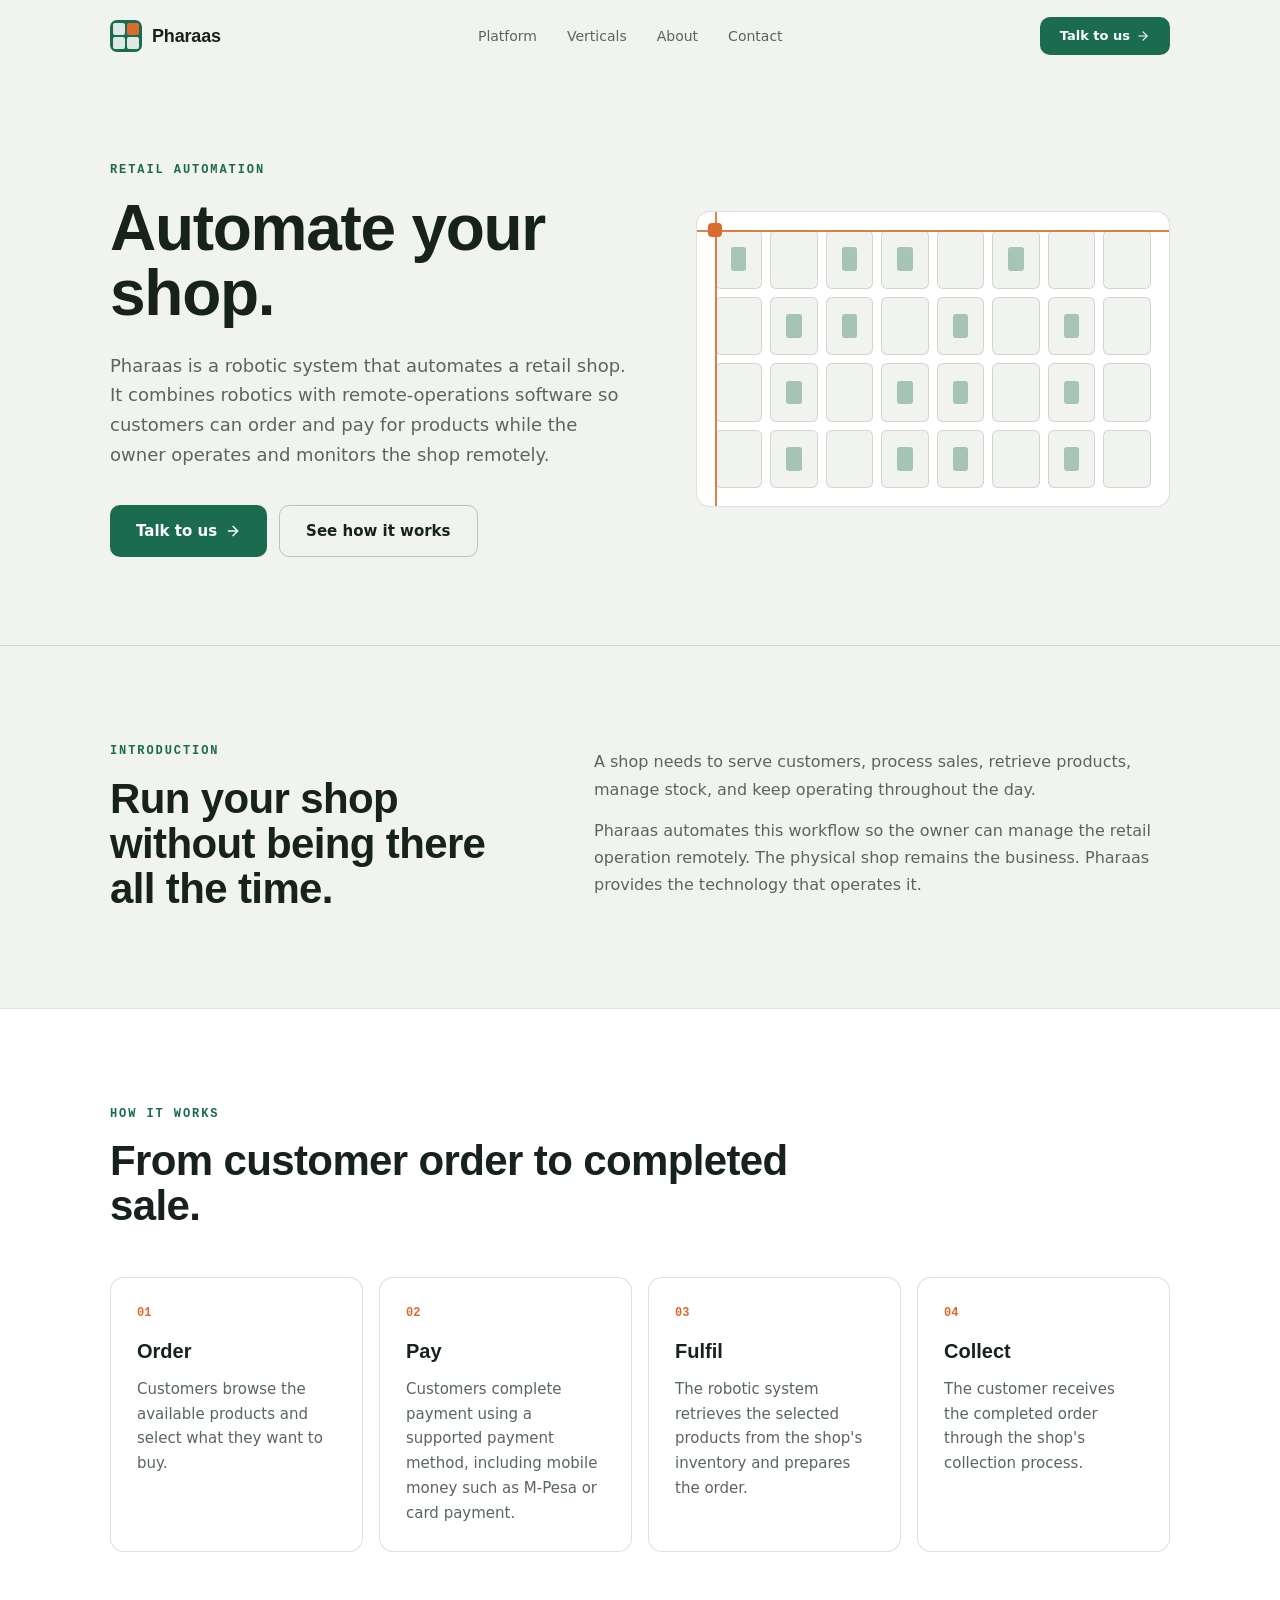
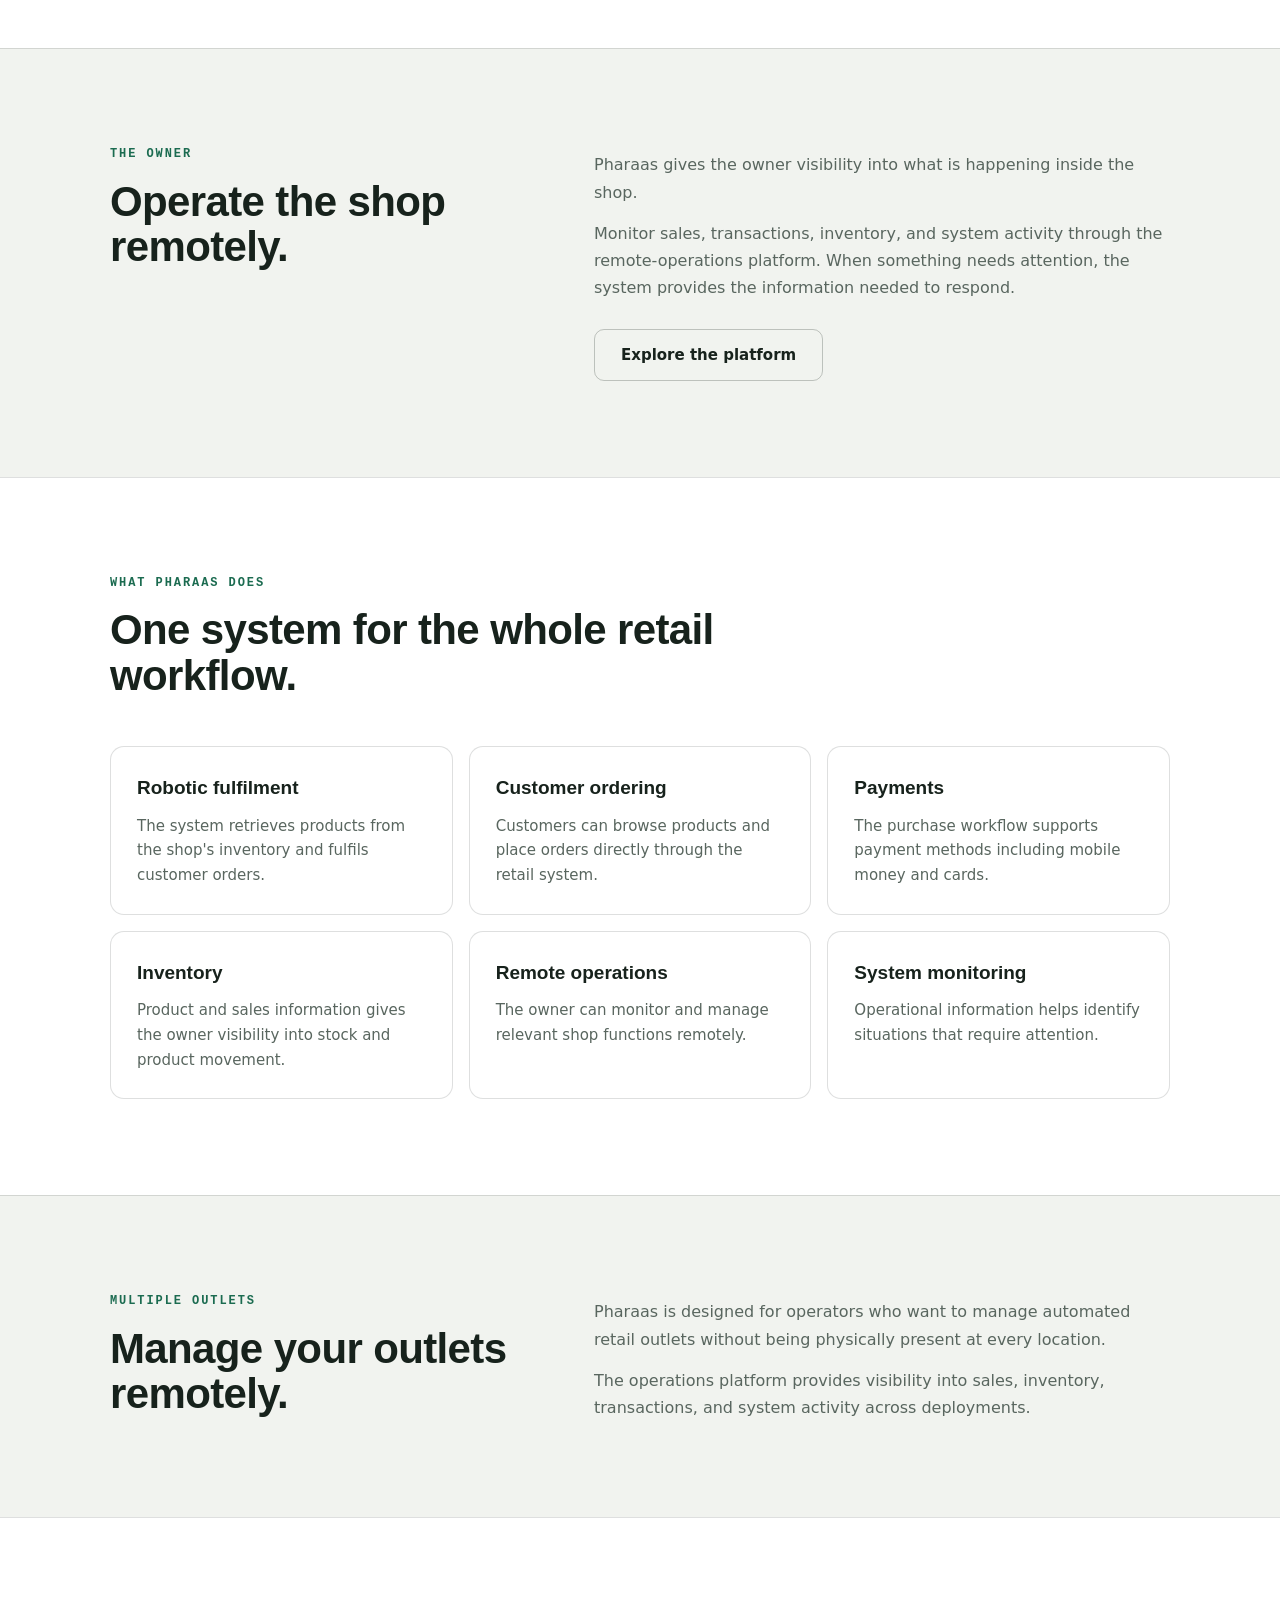
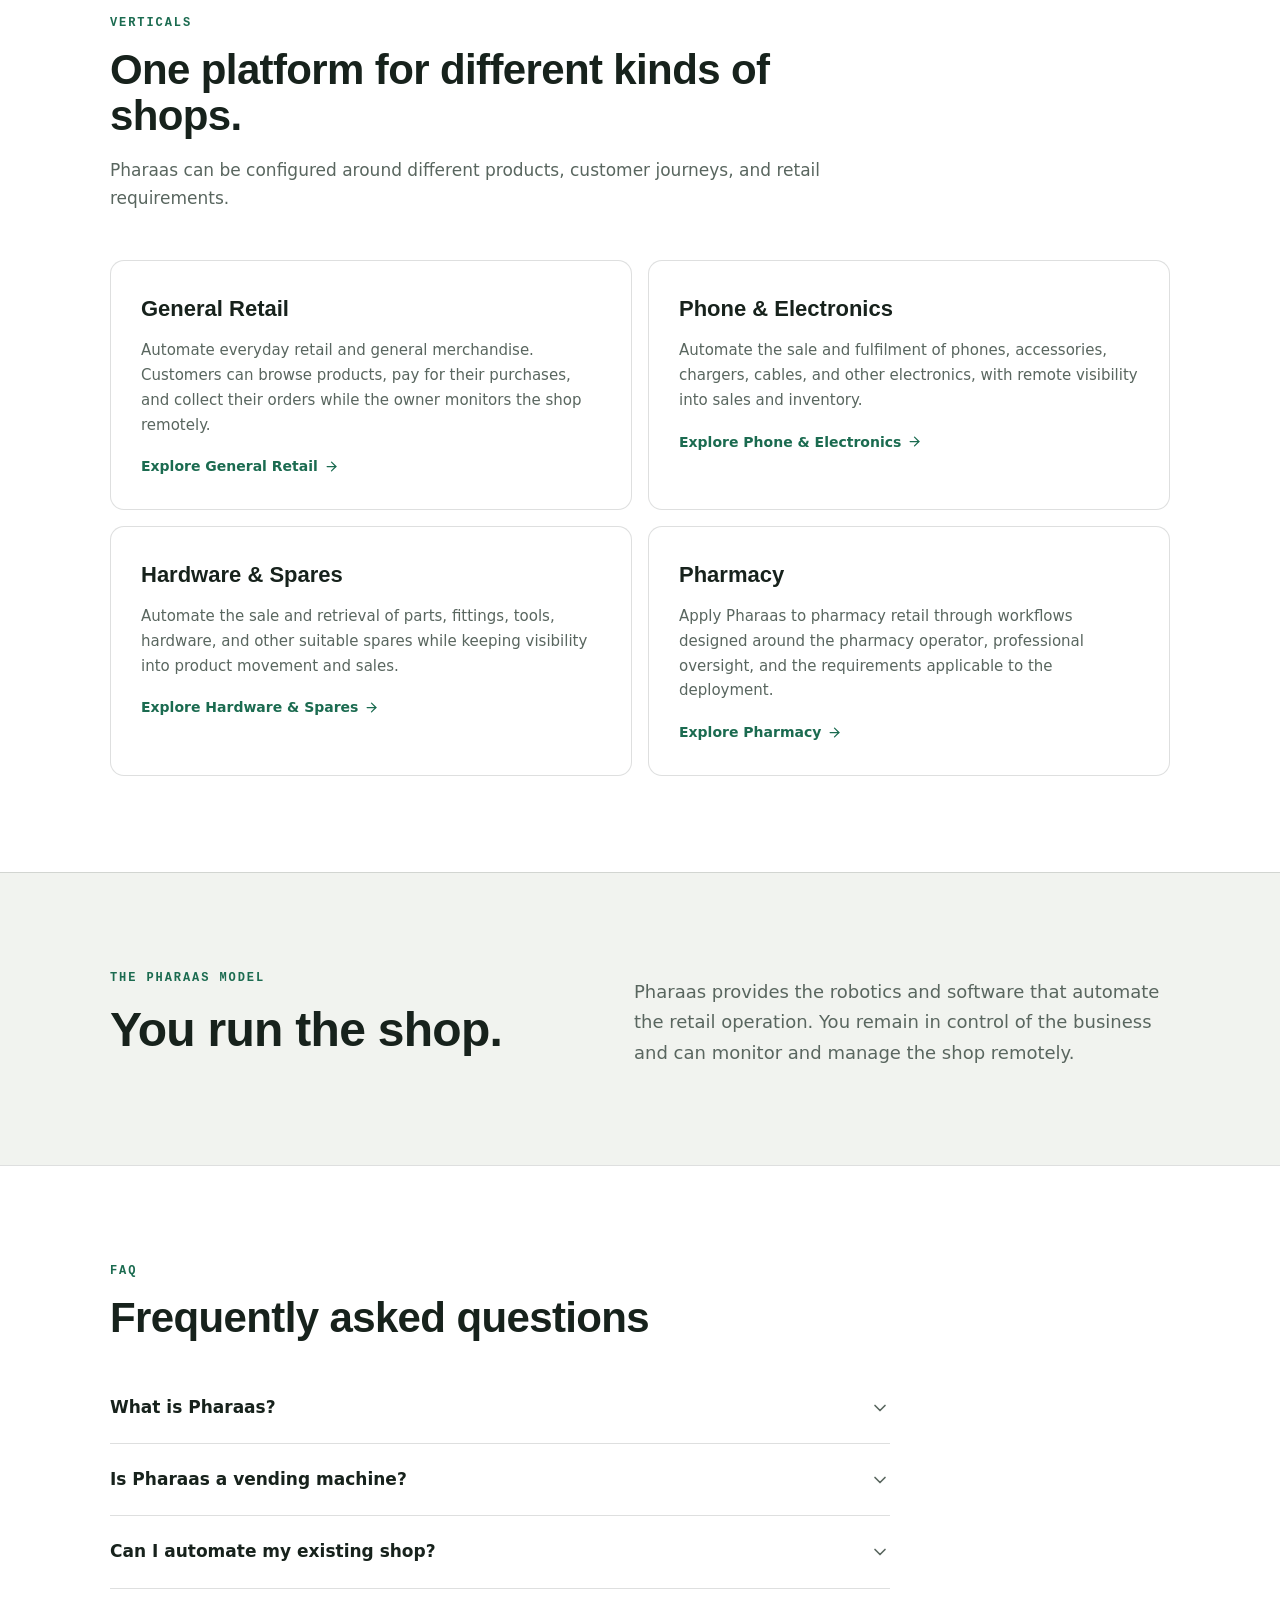
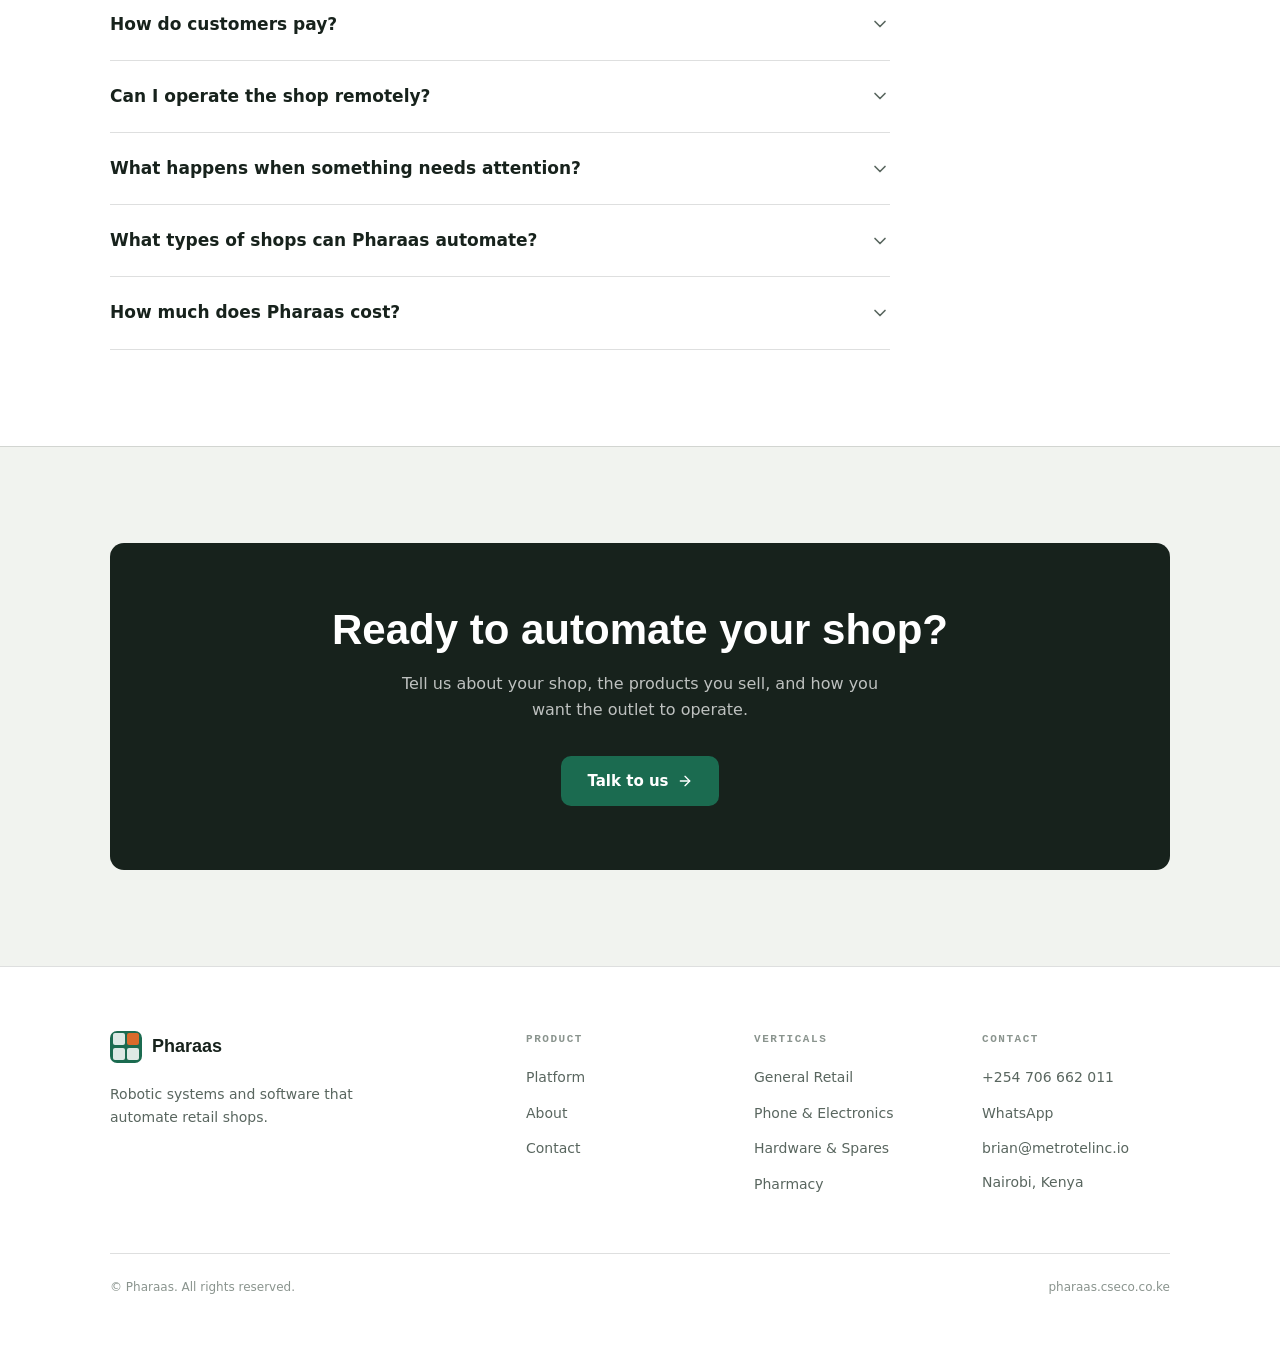
<file: index.html>
<!DOCTYPE html><!--dX0iJeJuOsK3yamjARJ9T--><html lang="en"><head><meta charSet="utf-8"/><meta name="viewport" content="width=device-width, initial-scale=1"/><link rel="stylesheet" href="/_next/static/chunks/f54f66978bfeae3a.css" data-precedence="next"/><link rel="preload" as="script" fetchPriority="low" href="/_next/static/chunks/78f17d245f44ecc2.js"/><script src="/_next/static/chunks/65b96ee02177b1b8.js" async=""></script><script src="/_next/static/chunks/c8d0931fee4b59a2.js" async=""></script><script src="/_next/static/chunks/3f893f5065855c86.js" async=""></script><script src="/_next/static/chunks/turbopack-a428b1386a372f87.js" async=""></script><script src="/_next/static/chunks/aa5488182624ddef.js" async=""></script><script src="/_next/static/chunks/ccd5a61a4aa49379.js" async=""></script><script src="/_next/static/chunks/140692bb28c4b876.js" async=""></script><meta name="theme-color" content="#F1F3EF"/><title>Pharaas — Automate your shop.</title><meta name="description" content="Pharaas is a robotic system that automates a retail shop. It combines robotics with remote-operations software so customers can order and pay for products while the owner operates and monitors the shop remotely."/><link rel="manifest" href="/manifest.json"/><meta property="og:title" content="Pharaas — Automate your shop."/><meta property="og:description" content="Pharaas is a robotic system that automates a retail shop. It combines robotics with remote-operations software so customers can order and pay for products while the owner operates and monitors the shop remotely."/><meta property="og:url" content="https://pharaas.cseco.co.ke/"/><meta property="og:site_name" content="Pharaas"/><meta property="og:image" content="https://pharaas.cseco.co.ke/og-image.png"/><meta property="og:type" content="website"/><meta name="twitter:card" content="summary_large_image"/><meta name="twitter:title" content="Pharaas — Automate your shop."/><meta name="twitter:description" content="Pharaas is a robotic system that automates a retail shop. It combines robotics with remote-operations software so customers can order and pay for products while the owner operates and monitors the shop remotely."/><meta name="twitter:image" content="https://pharaas.cseco.co.ke/og-image.png"/><link rel="icon" href="/favicon.svg"/><link rel="apple-touch-icon" href="/apple-touch-icon.png"/><script src="/_next/static/chunks/a6dad97d9634a72d.js" noModule=""></script></head><body class="min-h-screen flex flex-col"><div hidden=""><!--$--><!--/$--></div><script type="application/ld+json">[{"@context":"https://schema.org","@type":"Organization","name":"Pharaas","url":"https://pharaas.cseco.co.ke","logo":"https://pharaas.cseco.co.ke/icon-512.png","email":"brian@metrotelinc.io","telephone":"+254706662011","address":{"@type":"PostalAddress","addressLocality":"Nairobi","addressCountry":"KE"}},{"@context":"https://schema.org","@type":"WebSite","name":"Pharaas","url":"https://pharaas.cseco.co.ke"},{"@context":"https://schema.org","@type":"BreadcrumbList","itemListElement":[{"@type":"ListItem","position":1,"name":"Home","item":"https://pharaas.cseco.co.ke"}]}]</script><header style="position:sticky;top:0;z-index:50;background:transparent;backdrop-filter:none;-webkit-backdrop-filter:none;border-bottom:1px solid transparent;transition:background 300ms, border-color 300ms"><div class="pr-px " style="max-width:1140px;margin:0 auto;padding-left:40px;padding-right:40px;height:72px;display:flex;align-items:center;justify-content:space-between"><a style="display:flex;align-items:center;gap:10px" href="/"><div style="width:32px;height:32px;border-radius:7.04px;background:var(--color-grn);display:grid;grid-template-columns:11.68px 11.68px;grid-template-rows:11.68px 11.68px;gap:2.88px;padding:2.88px"><div style="border-radius:2px;background:rgba(255,255,255,0.85)"></div><div style="border-radius:2px;background:var(--color-sig)"></div><div style="border-radius:2px;background:rgba(255,255,255,0.85)"></div><div style="border-radius:2px;background:rgba(255,255,255,0.85)"></div></div><span class="pr-disp" style="font-weight:700;font-size:18px;letter-spacing:-0.01em;color:var(--color-ink)">Pharaas</span></a><nav class="pr-hm" style="display:flex;align-items:center;gap:30px"><a class="pr-nav" style="font-size:14px;font-weight:500;color:var(--color-mut);transition:color 200ms" href="/platform/">Platform</a><div class="pr-drop"><button type="button" class="pr-nav" style="font-size:14px;font-weight:500;color:var(--color-mut);transition:color 200ms;background:transparent;border:0;padding:0;cursor:pointer;font-family:inherit">Verticals</button><div class="pr-panel"><a href="/verticals/general-retail/">General Retail</a><a href="/verticals/phone-electronics/">Phone &amp; Electronics</a><a href="/verticals/hardware-spares/">Hardware &amp; Spares</a><a href="/verticals/pharmacy/">Pharmacy</a></div></div><a class="pr-nav" style="font-size:14px;font-weight:500;color:var(--color-mut);transition:color 200ms" href="/about/">About</a><a class="pr-nav" style="font-size:14px;font-weight:500;color:var(--color-mut);transition:color 200ms" href="/contact/">Contact</a></nav><div style="display:flex;align-items:center;gap:8px"><a class="pr-btn-a pr-hm" style="display:inline-flex;align-items:center;gap:6px;padding:9px 20px;font-size:13px;font-weight:600;border-radius:10px" href="/contact/">Talk to us <svg xmlns="http://www.w3.org/2000/svg" width="14" height="14" viewBox="0 0 24 24" fill="none" stroke="currentColor" stroke-width="2" stroke-linecap="round" stroke-linejoin="round" class="lucide lucide-arrow-right" aria-hidden="true"><path d="M5 12h14"></path><path d="m12 5 7 7-7 7"></path></svg></a><button class="pr-hd" aria-label="Menu" style="padding:8px;margin-right:-8px;background:transparent;border:0;cursor:pointer;color:var(--color-ink)"><svg xmlns="http://www.w3.org/2000/svg" width="22" height="22" viewBox="0 0 24 24" fill="none" stroke="currentColor" stroke-width="2" stroke-linecap="round" stroke-linejoin="round" class="lucide lucide-menu" aria-hidden="true"><path d="M4 5h16"></path><path d="M4 12h16"></path><path d="M4 19h16"></path></svg></button></div></div></header><main><section class="pr-sp" style="padding-top:88px;padding-bottom:88px"><div class="pr-px " style="max-width:1140px;margin:0 auto;padding-left:40px;padding-right:40px"><div class="pr-hg" style="display:grid;grid-template-columns:1.1fr 1fr;gap:64px;align-items:center"><div><p class="pr-mono" style="font-size:12px;font-weight:600;letter-spacing:0.16em;text-transform:uppercase;color:var(--color-grn)">Retail automation</p><h1 class="pr-disp pr-h1" style="margin-top:16px;font-size:clamp(42px, 6vw, 64px);line-height:1.02;font-weight:700;letter-spacing:-0.02em;color:var(--color-ink)">Automate your shop.</h1><div style="margin-top:24px;display:flex;flex-direction:column;gap:14px"><p style="font-size:18px;line-height:1.65;color:var(--color-mut);max-width:620px">Pharaas is a robotic system that automates a retail shop. It combines robotics with remote-operations software so customers can order and pay for products while the owner operates and monitors the shop remotely.</p></div><div style="margin-top:36px;display:flex;flex-wrap:wrap;gap:12px"><a href="/contact" class="pr-btn-a" style="display:inline-flex;align-items:center;justify-content:center;gap:8px;padding:13px 26px;font-size:15px;font-weight:600;border-radius:10px">Talk to us<svg xmlns="http://www.w3.org/2000/svg" width="16" height="16" viewBox="0 0 24 24" fill="none" stroke="currentColor" stroke-width="2" stroke-linecap="round" stroke-linejoin="round" class="lucide lucide-arrow-right" aria-hidden="true"><path d="M5 12h14"></path><path d="m12 5 7 7-7 7"></path></svg></a><a href="/platform" class="pr-btn-g" style="display:inline-flex;align-items:center;justify-content:center;gap:8px;padding:13px 26px;font-size:15px;font-weight:600;border-radius:10px">See how it works</a></div></div><div class="pr-shelf" style="aspect-ratio:8 / 5;padding:18px" aria-hidden="true"><div style="position:absolute;inset:18px;display:grid;grid-template-columns:repeat(8, 1fr);grid-template-rows:repeat(4, 1fr);gap:8px"><div style="border-radius:6px;border:1px solid var(--color-line);background:var(--color-bg);display:flex;align-items:center;justify-content:center"><div style="width:34%;height:42%;border-radius:3px;background:rgba(27,107,80,0.35)"></div></div><div style="border-radius:6px;border:1px solid var(--color-line);background:var(--color-bg);display:flex;align-items:center;justify-content:center"></div><div style="border-radius:6px;border:1px solid var(--color-line);background:var(--color-bg);display:flex;align-items:center;justify-content:center"><div style="width:34%;height:42%;border-radius:3px;background:rgba(27,107,80,0.35)"></div></div><div style="border-radius:6px;border:1px solid var(--color-line);background:var(--color-bg);display:flex;align-items:center;justify-content:center"><div style="width:34%;height:42%;border-radius:3px;background:rgba(27,107,80,0.35)"></div></div><div style="border-radius:6px;border:1px solid var(--color-line);background:var(--color-bg);display:flex;align-items:center;justify-content:center"></div><div style="border-radius:6px;border:1px solid var(--color-line);background:var(--color-bg);display:flex;align-items:center;justify-content:center"><div style="width:34%;height:42%;border-radius:3px;background:rgba(27,107,80,0.35)"></div></div><div style="border-radius:6px;border:1px solid var(--color-line);background:var(--color-bg);display:flex;align-items:center;justify-content:center"></div><div style="border-radius:6px;border:1px solid var(--color-line);background:var(--color-bg);display:flex;align-items:center;justify-content:center"></div><div style="border-radius:6px;border:1px solid var(--color-line);background:var(--color-bg);display:flex;align-items:center;justify-content:center"></div><div style="border-radius:6px;border:1px solid var(--color-line);background:var(--color-bg);display:flex;align-items:center;justify-content:center"><div style="width:34%;height:42%;border-radius:3px;background:rgba(27,107,80,0.35)"></div></div><div style="border-radius:6px;border:1px solid var(--color-line);background:var(--color-bg);display:flex;align-items:center;justify-content:center"><div style="width:34%;height:42%;border-radius:3px;background:rgba(27,107,80,0.35)"></div></div><div style="border-radius:6px;border:1px solid var(--color-line);background:var(--color-bg);display:flex;align-items:center;justify-content:center"></div><div style="border-radius:6px;border:1px solid var(--color-line);background:var(--color-bg);display:flex;align-items:center;justify-content:center"><div style="width:34%;height:42%;border-radius:3px;background:rgba(27,107,80,0.35)"></div></div><div style="border-radius:6px;border:1px solid var(--color-line);background:var(--color-bg);display:flex;align-items:center;justify-content:center"></div><div style="border-radius:6px;border:1px solid var(--color-line);background:var(--color-bg);display:flex;align-items:center;justify-content:center"><div style="width:34%;height:42%;border-radius:3px;background:rgba(27,107,80,0.35)"></div></div><div style="border-radius:6px;border:1px solid var(--color-line);background:var(--color-bg);display:flex;align-items:center;justify-content:center"></div><div style="border-radius:6px;border:1px solid var(--color-line);background:var(--color-bg);display:flex;align-items:center;justify-content:center"></div><div style="border-radius:6px;border:1px solid var(--color-line);background:var(--color-bg);display:flex;align-items:center;justify-content:center"><div style="width:34%;height:42%;border-radius:3px;background:rgba(27,107,80,0.35)"></div></div><div style="border-radius:6px;border:1px solid var(--color-line);background:var(--color-bg);display:flex;align-items:center;justify-content:center"></div><div style="border-radius:6px;border:1px solid var(--color-line);background:var(--color-bg);display:flex;align-items:center;justify-content:center"><div style="width:34%;height:42%;border-radius:3px;background:rgba(27,107,80,0.35)"></div></div><div style="border-radius:6px;border:1px solid var(--color-line);background:var(--color-bg);display:flex;align-items:center;justify-content:center"><div style="width:34%;height:42%;border-radius:3px;background:rgba(27,107,80,0.35)"></div></div><div style="border-radius:6px;border:1px solid var(--color-line);background:var(--color-bg);display:flex;align-items:center;justify-content:center"></div><div style="border-radius:6px;border:1px solid var(--color-line);background:var(--color-bg);display:flex;align-items:center;justify-content:center"><div style="width:34%;height:42%;border-radius:3px;background:rgba(27,107,80,0.35)"></div></div><div style="border-radius:6px;border:1px solid var(--color-line);background:var(--color-bg);display:flex;align-items:center;justify-content:center"></div><div style="border-radius:6px;border:1px solid var(--color-line);background:var(--color-bg);display:flex;align-items:center;justify-content:center"></div><div style="border-radius:6px;border:1px solid var(--color-line);background:var(--color-bg);display:flex;align-items:center;justify-content:center"><div style="width:34%;height:42%;border-radius:3px;background:rgba(27,107,80,0.35)"></div></div><div style="border-radius:6px;border:1px solid var(--color-line);background:var(--color-bg);display:flex;align-items:center;justify-content:center"></div><div style="border-radius:6px;border:1px solid var(--color-line);background:var(--color-bg);display:flex;align-items:center;justify-content:center"><div style="width:34%;height:42%;border-radius:3px;background:rgba(27,107,80,0.35)"></div></div><div style="border-radius:6px;border:1px solid var(--color-line);background:var(--color-bg);display:flex;align-items:center;justify-content:center"><div style="width:34%;height:42%;border-radius:3px;background:rgba(27,107,80,0.35)"></div></div><div style="border-radius:6px;border:1px solid var(--color-line);background:var(--color-bg);display:flex;align-items:center;justify-content:center"></div><div style="border-radius:6px;border:1px solid var(--color-line);background:var(--color-bg);display:flex;align-items:center;justify-content:center"><div style="width:34%;height:42%;border-radius:3px;background:rgba(27,107,80,0.35)"></div></div><div style="border-radius:6px;border:1px solid var(--color-line);background:var(--color-bg);display:flex;align-items:center;justify-content:center"></div></div><div class="pr-shelf-x"></div><div class="pr-shelf-y"></div><div class="pr-shelf-dot"></div></div></div></div></section><section class="pr-sp" style="padding-top:96px;padding-bottom:96px;border-top:1px solid var(--color-line)"><div class="pr-px " style="max-width:1140px;margin:0 auto;padding-left:40px;padding-right:40px"><div class="pr-g2" style="display:grid;grid-template-columns:minmax(280px, 420px) 1fr;gap:64px;align-items:start"><div style="position:sticky;top:96px"><div style="max-width:720px"><p class="pr-mono" style="font-size:12px;font-weight:600;letter-spacing:0.16em;text-transform:uppercase;color:var(--color-grn)">Introduction</p><h2 class="pr-disp" style="margin-top:14px;font-size:clamp(28px, 4vw, 42px);line-height:1.08;font-weight:600;letter-spacing:-0.015em;color:var(--color-ink)">Run your shop without being there all the time.</h2></div></div><div><p style="margin-top:6px;font-size:16px;line-height:1.7;color:var(--color-mut)">A shop needs to serve customers, process sales, retrieve products, manage stock, and keep operating throughout the day.</p><p style="margin-top:14px;font-size:16px;line-height:1.7;color:var(--color-mut)">Pharaas automates this workflow so the owner can manage the retail operation remotely. The physical shop remains the business. Pharaas provides the technology that operates it.</p></div></div></div></section><section class="pr-sp" style="padding-top:96px;padding-bottom:96px;background:var(--color-panel);border-top:1px solid var(--color-line)"><div class="pr-px " style="max-width:1140px;margin:0 auto;padding-left:40px;padding-right:40px"><div style="max-width:720px"><p class="pr-mono" style="font-size:12px;font-weight:600;letter-spacing:0.16em;text-transform:uppercase;color:var(--color-grn)">How it works</p><h2 class="pr-disp" style="margin-top:14px;font-size:clamp(28px, 4vw, 42px);line-height:1.08;font-weight:600;letter-spacing:-0.015em;color:var(--color-ink)">From customer order to completed sale.</h2></div><div class="pr-g4" style="margin-top:48px;display:grid;grid-template-columns:repeat(4, 1fr);gap:16px"><div class="pr-card" style="padding:26px"><p class="pr-mono" style="font-size:12px;font-weight:600;color:var(--color-sig)">01</p><h3 class="pr-disp" style="margin-top:12px;font-size:20px;font-weight:600;color:var(--color-ink)">Order</h3><p style="margin-top:10px;font-size:15px;line-height:1.65;color:var(--color-mut)">Customers browse the available products and select what they want to buy.</p></div><div class="pr-card" style="padding:26px"><p class="pr-mono" style="font-size:12px;font-weight:600;color:var(--color-sig)">02</p><h3 class="pr-disp" style="margin-top:12px;font-size:20px;font-weight:600;color:var(--color-ink)">Pay</h3><p style="margin-top:10px;font-size:15px;line-height:1.65;color:var(--color-mut)">Customers complete payment using a supported payment method, including mobile money such as M-Pesa or card payment.</p></div><div class="pr-card" style="padding:26px"><p class="pr-mono" style="font-size:12px;font-weight:600;color:var(--color-sig)">03</p><h3 class="pr-disp" style="margin-top:12px;font-size:20px;font-weight:600;color:var(--color-ink)">Fulfil</h3><p style="margin-top:10px;font-size:15px;line-height:1.65;color:var(--color-mut)">The robotic system retrieves the selected products from the shop&#x27;s inventory and prepares the order.</p></div><div class="pr-card" style="padding:26px"><p class="pr-mono" style="font-size:12px;font-weight:600;color:var(--color-sig)">04</p><h3 class="pr-disp" style="margin-top:12px;font-size:20px;font-weight:600;color:var(--color-ink)">Collect</h3><p style="margin-top:10px;font-size:15px;line-height:1.65;color:var(--color-mut)">The customer receives the completed order through the shop&#x27;s collection process.</p></div></div></div></section><section class="pr-sp" style="padding-top:96px;padding-bottom:96px;border-top:1px solid var(--color-line)"><div class="pr-px " style="max-width:1140px;margin:0 auto;padding-left:40px;padding-right:40px"><div class="pr-g2" style="display:grid;grid-template-columns:minmax(280px, 420px) 1fr;gap:64px;align-items:start"><div style="position:sticky;top:96px"><div style="max-width:720px"><p class="pr-mono" style="font-size:12px;font-weight:600;letter-spacing:0.16em;text-transform:uppercase;color:var(--color-grn)">The owner</p><h2 class="pr-disp" style="margin-top:14px;font-size:clamp(28px, 4vw, 42px);line-height:1.08;font-weight:600;letter-spacing:-0.015em;color:var(--color-ink)">Operate the shop remotely.</h2></div></div><div><p style="margin-top:6px;font-size:16px;line-height:1.7;color:var(--color-mut)">Pharaas gives the owner visibility into what is happening inside the shop.</p><p style="margin-top:14px;font-size:16px;line-height:1.7;color:var(--color-mut)">Monitor sales, transactions, inventory, and system activity through the remote-operations platform. When something needs attention, the system provides the information needed to respond.</p><div style="margin-top:28px"><a href="/platform" class="pr-btn-g" style="display:inline-flex;align-items:center;justify-content:center;gap:8px;padding:13px 26px;font-size:15px;font-weight:600;border-radius:10px">Explore the platform</a></div></div></div></div></section><section class="pr-sp" style="padding-top:96px;padding-bottom:96px;background:var(--color-panel);border-top:1px solid var(--color-line)"><div class="pr-px " style="max-width:1140px;margin:0 auto;padding-left:40px;padding-right:40px"><div style="max-width:720px"><p class="pr-mono" style="font-size:12px;font-weight:600;letter-spacing:0.16em;text-transform:uppercase;color:var(--color-grn)">What Pharaas does</p><h2 class="pr-disp" style="margin-top:14px;font-size:clamp(28px, 4vw, 42px);line-height:1.08;font-weight:600;letter-spacing:-0.015em;color:var(--color-ink)">One system for the whole retail workflow.</h2></div><div class="pr-g3" style="margin-top:48px;display:grid;grid-template-columns:repeat(3, 1fr);gap:16px"><div class="pr-card" style="padding:26px"><h3 class="pr-disp" style="font-size:19px;font-weight:600;color:var(--color-ink)">Robotic fulfilment</h3><p style="margin-top:10px;font-size:15px;line-height:1.65;color:var(--color-mut)">The system retrieves products from the shop&#x27;s inventory and fulfils customer orders.</p></div><div class="pr-card" style="padding:26px"><h3 class="pr-disp" style="font-size:19px;font-weight:600;color:var(--color-ink)">Customer ordering</h3><p style="margin-top:10px;font-size:15px;line-height:1.65;color:var(--color-mut)">Customers can browse products and place orders directly through the retail system.</p></div><div class="pr-card" style="padding:26px"><h3 class="pr-disp" style="font-size:19px;font-weight:600;color:var(--color-ink)">Payments</h3><p style="margin-top:10px;font-size:15px;line-height:1.65;color:var(--color-mut)">The purchase workflow supports payment methods including mobile money and cards.</p></div><div class="pr-card" style="padding:26px"><h3 class="pr-disp" style="font-size:19px;font-weight:600;color:var(--color-ink)">Inventory</h3><p style="margin-top:10px;font-size:15px;line-height:1.65;color:var(--color-mut)">Product and sales information gives the owner visibility into stock and product movement.</p></div><div class="pr-card" style="padding:26px"><h3 class="pr-disp" style="font-size:19px;font-weight:600;color:var(--color-ink)">Remote operations</h3><p style="margin-top:10px;font-size:15px;line-height:1.65;color:var(--color-mut)">The owner can monitor and manage relevant shop functions remotely.</p></div><div class="pr-card" style="padding:26px"><h3 class="pr-disp" style="font-size:19px;font-weight:600;color:var(--color-ink)">System monitoring</h3><p style="margin-top:10px;font-size:15px;line-height:1.65;color:var(--color-mut)">Operational information helps identify situations that require attention.</p></div></div></div></section><section class="pr-sp" style="padding-top:96px;padding-bottom:96px;border-top:1px solid var(--color-line)"><div class="pr-px " style="max-width:1140px;margin:0 auto;padding-left:40px;padding-right:40px"><div class="pr-g2" style="display:grid;grid-template-columns:minmax(280px, 420px) 1fr;gap:64px;align-items:start"><div style="position:sticky;top:96px"><div style="max-width:720px"><p class="pr-mono" style="font-size:12px;font-weight:600;letter-spacing:0.16em;text-transform:uppercase;color:var(--color-grn)">Multiple outlets</p><h2 class="pr-disp" style="margin-top:14px;font-size:clamp(28px, 4vw, 42px);line-height:1.08;font-weight:600;letter-spacing:-0.015em;color:var(--color-ink)">Manage your outlets remotely.</h2></div></div><div><p style="margin-top:6px;font-size:16px;line-height:1.7;color:var(--color-mut)">Pharaas is designed for operators who want to manage automated retail outlets without being physically present at every location.</p><p style="margin-top:14px;font-size:16px;line-height:1.7;color:var(--color-mut)">The operations platform provides visibility into sales, inventory, transactions, and system activity across deployments.</p></div></div></div></section><section class="pr-sp" style="padding-top:96px;padding-bottom:96px;background:var(--color-panel);border-top:1px solid var(--color-line)"><div class="pr-px " style="max-width:1140px;margin:0 auto;padding-left:40px;padding-right:40px"><div style="max-width:720px"><p class="pr-mono" style="font-size:12px;font-weight:600;letter-spacing:0.16em;text-transform:uppercase;color:var(--color-grn)">Verticals</p><h2 class="pr-disp" style="margin-top:14px;font-size:clamp(28px, 4vw, 42px);line-height:1.08;font-weight:600;letter-spacing:-0.015em;color:var(--color-ink)">One platform for different kinds of shops.</h2><p style="margin-top:18px;font-size:17px;line-height:1.65;color:var(--color-mut)">Pharaas can be configured around different products, customer journeys, and retail requirements.</p></div><div class="pr-g2" style="margin-top:48px;display:grid;grid-template-columns:1fr 1fr;gap:16px"><a class="pr-card" style="padding:30px;display:block" href="/verticals/general-retail/"><h3 class="pr-disp" style="font-size:22px;font-weight:600;color:var(--color-ink)">General Retail</h3><p style="margin-top:12px;font-size:15px;line-height:1.65;color:var(--color-mut)">Automate everyday retail and general merchandise. Customers can browse products, pay for their purchases, and collect their orders while the owner monitors the shop remotely.</p><p style="margin-top:18px;display:inline-flex;align-items:center;gap:6px;font-size:14px;font-weight:600;color:var(--color-grn)">Explore <!-- -->General Retail<!-- --> <svg xmlns="http://www.w3.org/2000/svg" width="15" height="15" viewBox="0 0 24 24" fill="none" stroke="currentColor" stroke-width="2" stroke-linecap="round" stroke-linejoin="round" class="lucide lucide-arrow-right" aria-hidden="true"><path d="M5 12h14"></path><path d="m12 5 7 7-7 7"></path></svg></p></a><a class="pr-card" style="padding:30px;display:block" href="/verticals/phone-electronics/"><h3 class="pr-disp" style="font-size:22px;font-weight:600;color:var(--color-ink)">Phone &amp; Electronics</h3><p style="margin-top:12px;font-size:15px;line-height:1.65;color:var(--color-mut)">Automate the sale and fulfilment of phones, accessories, chargers, cables, and other electronics, with remote visibility into sales and inventory.</p><p style="margin-top:18px;display:inline-flex;align-items:center;gap:6px;font-size:14px;font-weight:600;color:var(--color-grn)">Explore <!-- -->Phone &amp; Electronics<!-- --> <svg xmlns="http://www.w3.org/2000/svg" width="15" height="15" viewBox="0 0 24 24" fill="none" stroke="currentColor" stroke-width="2" stroke-linecap="round" stroke-linejoin="round" class="lucide lucide-arrow-right" aria-hidden="true"><path d="M5 12h14"></path><path d="m12 5 7 7-7 7"></path></svg></p></a><a class="pr-card" style="padding:30px;display:block" href="/verticals/hardware-spares/"><h3 class="pr-disp" style="font-size:22px;font-weight:600;color:var(--color-ink)">Hardware &amp; Spares</h3><p style="margin-top:12px;font-size:15px;line-height:1.65;color:var(--color-mut)">Automate the sale and retrieval of parts, fittings, tools, hardware, and other suitable spares while keeping visibility into product movement and sales.</p><p style="margin-top:18px;display:inline-flex;align-items:center;gap:6px;font-size:14px;font-weight:600;color:var(--color-grn)">Explore <!-- -->Hardware &amp; Spares<!-- --> <svg xmlns="http://www.w3.org/2000/svg" width="15" height="15" viewBox="0 0 24 24" fill="none" stroke="currentColor" stroke-width="2" stroke-linecap="round" stroke-linejoin="round" class="lucide lucide-arrow-right" aria-hidden="true"><path d="M5 12h14"></path><path d="m12 5 7 7-7 7"></path></svg></p></a><a class="pr-card" style="padding:30px;display:block" href="/verticals/pharmacy/"><h3 class="pr-disp" style="font-size:22px;font-weight:600;color:var(--color-ink)">Pharmacy</h3><p style="margin-top:12px;font-size:15px;line-height:1.65;color:var(--color-mut)">Apply Pharaas to pharmacy retail through workflows designed around the pharmacy operator, professional oversight, and the requirements applicable to the deployment.</p><p style="margin-top:18px;display:inline-flex;align-items:center;gap:6px;font-size:14px;font-weight:600;color:var(--color-grn)">Explore <!-- -->Pharmacy<!-- --> <svg xmlns="http://www.w3.org/2000/svg" width="15" height="15" viewBox="0 0 24 24" fill="none" stroke="currentColor" stroke-width="2" stroke-linecap="round" stroke-linejoin="round" class="lucide lucide-arrow-right" aria-hidden="true"><path d="M5 12h14"></path><path d="m12 5 7 7-7 7"></path></svg></p></a></div></div></section><section class="pr-sp" style="padding-top:96px;padding-bottom:96px;border-top:1px solid var(--color-line)"><div class="pr-px " style="max-width:1140px;margin:0 auto;padding-left:40px;padding-right:40px"><div class="pr-g2" style="display:grid;grid-template-columns:minmax(280px, 460px) 1fr;gap:64px;align-items:start"><div style="position:sticky;top:96px"><p class="pr-mono" style="font-size:12px;font-weight:600;letter-spacing:0.16em;text-transform:uppercase;color:var(--color-grn)">The Pharaas model</p><h2 class="pr-disp" style="margin-top:16px;font-size:clamp(30px, 4.5vw, 48px);line-height:1.08;font-weight:600;letter-spacing:-0.015em;color:var(--color-ink)">You run the shop.</h2></div><p style="margin-top:8px;font-size:18px;line-height:1.7;color:var(--color-mut);max-width:640px">Pharaas provides the robotics and software that automate the retail operation. You remain in control of the business and can monitor and manage the shop remotely.</p></div></div></section><section class="pr-sp" style="padding-top:96px;padding-bottom:96px;background:var(--color-panel);border-top:1px solid var(--color-line)"><div class="pr-px " style="max-width:1140px;margin:0 auto;padding-left:40px;padding-right:40px"><div style="max-width:720px"><p class="pr-mono" style="font-size:12px;font-weight:600;letter-spacing:0.16em;text-transform:uppercase;color:var(--color-grn)">FAQ</p><h2 class="pr-disp" style="margin-top:14px;font-size:clamp(28px, 4vw, 42px);line-height:1.08;font-weight:600;letter-spacing:-0.015em;color:var(--color-ink)">Frequently asked questions</h2></div><div style="margin-top:32px;max-width:780px"><div style="border-bottom:1px solid var(--color-line)"><button aria-expanded="false" style="width:100%;padding:22px 0;display:flex;align-items:center;gap:20px;text-align:left;background:transparent;border:0;cursor:pointer;color:inherit;font-family:inherit"><span style="flex:1;font-size:17px;font-weight:600;color:var(--color-ink)">What is Pharaas?</span><svg xmlns="http://www.w3.org/2000/svg" width="20" height="20" viewBox="0 0 24 24" fill="none" stroke="var(--color-mut)" stroke-width="2" stroke-linecap="round" stroke-linejoin="round" class="lucide lucide-chevron-down" aria-hidden="true" style="flex-shrink:0;transform:none;transition:transform 200ms"><path d="m6 9 6 6 6-6"></path></svg></button></div><div style="border-bottom:1px solid var(--color-line)"><button aria-expanded="false" style="width:100%;padding:22px 0;display:flex;align-items:center;gap:20px;text-align:left;background:transparent;border:0;cursor:pointer;color:inherit;font-family:inherit"><span style="flex:1;font-size:17px;font-weight:600;color:var(--color-ink)">Is Pharaas a vending machine?</span><svg xmlns="http://www.w3.org/2000/svg" width="20" height="20" viewBox="0 0 24 24" fill="none" stroke="var(--color-mut)" stroke-width="2" stroke-linecap="round" stroke-linejoin="round" class="lucide lucide-chevron-down" aria-hidden="true" style="flex-shrink:0;transform:none;transition:transform 200ms"><path d="m6 9 6 6 6-6"></path></svg></button></div><div style="border-bottom:1px solid var(--color-line)"><button aria-expanded="false" style="width:100%;padding:22px 0;display:flex;align-items:center;gap:20px;text-align:left;background:transparent;border:0;cursor:pointer;color:inherit;font-family:inherit"><span style="flex:1;font-size:17px;font-weight:600;color:var(--color-ink)">Can I automate my existing shop?</span><svg xmlns="http://www.w3.org/2000/svg" width="20" height="20" viewBox="0 0 24 24" fill="none" stroke="var(--color-mut)" stroke-width="2" stroke-linecap="round" stroke-linejoin="round" class="lucide lucide-chevron-down" aria-hidden="true" style="flex-shrink:0;transform:none;transition:transform 200ms"><path d="m6 9 6 6 6-6"></path></svg></button></div><div style="border-bottom:1px solid var(--color-line)"><button aria-expanded="false" style="width:100%;padding:22px 0;display:flex;align-items:center;gap:20px;text-align:left;background:transparent;border:0;cursor:pointer;color:inherit;font-family:inherit"><span style="flex:1;font-size:17px;font-weight:600;color:var(--color-ink)">How do customers pay?</span><svg xmlns="http://www.w3.org/2000/svg" width="20" height="20" viewBox="0 0 24 24" fill="none" stroke="var(--color-mut)" stroke-width="2" stroke-linecap="round" stroke-linejoin="round" class="lucide lucide-chevron-down" aria-hidden="true" style="flex-shrink:0;transform:none;transition:transform 200ms"><path d="m6 9 6 6 6-6"></path></svg></button></div><div style="border-bottom:1px solid var(--color-line)"><button aria-expanded="false" style="width:100%;padding:22px 0;display:flex;align-items:center;gap:20px;text-align:left;background:transparent;border:0;cursor:pointer;color:inherit;font-family:inherit"><span style="flex:1;font-size:17px;font-weight:600;color:var(--color-ink)">Can I operate the shop remotely?</span><svg xmlns="http://www.w3.org/2000/svg" width="20" height="20" viewBox="0 0 24 24" fill="none" stroke="var(--color-mut)" stroke-width="2" stroke-linecap="round" stroke-linejoin="round" class="lucide lucide-chevron-down" aria-hidden="true" style="flex-shrink:0;transform:none;transition:transform 200ms"><path d="m6 9 6 6 6-6"></path></svg></button></div><div style="border-bottom:1px solid var(--color-line)"><button aria-expanded="false" style="width:100%;padding:22px 0;display:flex;align-items:center;gap:20px;text-align:left;background:transparent;border:0;cursor:pointer;color:inherit;font-family:inherit"><span style="flex:1;font-size:17px;font-weight:600;color:var(--color-ink)">What happens when something needs attention?</span><svg xmlns="http://www.w3.org/2000/svg" width="20" height="20" viewBox="0 0 24 24" fill="none" stroke="var(--color-mut)" stroke-width="2" stroke-linecap="round" stroke-linejoin="round" class="lucide lucide-chevron-down" aria-hidden="true" style="flex-shrink:0;transform:none;transition:transform 200ms"><path d="m6 9 6 6 6-6"></path></svg></button></div><div style="border-bottom:1px solid var(--color-line)"><button aria-expanded="false" style="width:100%;padding:22px 0;display:flex;align-items:center;gap:20px;text-align:left;background:transparent;border:0;cursor:pointer;color:inherit;font-family:inherit"><span style="flex:1;font-size:17px;font-weight:600;color:var(--color-ink)">What types of shops can Pharaas automate?</span><svg xmlns="http://www.w3.org/2000/svg" width="20" height="20" viewBox="0 0 24 24" fill="none" stroke="var(--color-mut)" stroke-width="2" stroke-linecap="round" stroke-linejoin="round" class="lucide lucide-chevron-down" aria-hidden="true" style="flex-shrink:0;transform:none;transition:transform 200ms"><path d="m6 9 6 6 6-6"></path></svg></button></div><div style="border-bottom:1px solid var(--color-line)"><button aria-expanded="false" style="width:100%;padding:22px 0;display:flex;align-items:center;gap:20px;text-align:left;background:transparent;border:0;cursor:pointer;color:inherit;font-family:inherit"><span style="flex:1;font-size:17px;font-weight:600;color:var(--color-ink)">How much does Pharaas cost?</span><svg xmlns="http://www.w3.org/2000/svg" width="20" height="20" viewBox="0 0 24 24" fill="none" stroke="var(--color-mut)" stroke-width="2" stroke-linecap="round" stroke-linejoin="round" class="lucide lucide-chevron-down" aria-hidden="true" style="flex-shrink:0;transform:none;transition:transform 200ms"><path d="m6 9 6 6 6-6"></path></svg></button></div></div></div></section><section class="pr-sp" style="padding-top:96px;padding-bottom:96px;border-top:1px solid var(--color-line)"><div class="pr-px " style="max-width:1140px;margin:0 auto;padding-left:40px;padding-right:40px"><div class="pr-card" style="padding:64px 40px;text-align:center;background:var(--color-ink);border:0"><h2 class="pr-disp" style="font-size:clamp(28px, 4vw, 42px);line-height:1.1;font-weight:600;color:#fff">Ready to automate your shop?</h2><p style="margin:18px auto 0;max-width:520px;font-size:16px;line-height:1.65;color:rgba(255,255,255,0.72)">Tell us about your shop, the products you sell, and how you want the outlet to operate.</p><div style="margin-top:32px"><a href="/contact" class="pr-btn-a" style="display:inline-flex;align-items:center;justify-content:center;gap:8px;padding:13px 26px;font-size:15px;font-weight:600;border-radius:10px">Talk to us<svg xmlns="http://www.w3.org/2000/svg" width="16" height="16" viewBox="0 0 24 24" fill="none" stroke="currentColor" stroke-width="2" stroke-linecap="round" stroke-linejoin="round" class="lucide lucide-arrow-right" aria-hidden="true"><path d="M5 12h14"></path><path d="m12 5 7 7-7 7"></path></svg></a></div></div></div></section></main><footer style="border-top:1px solid var(--color-line);background:var(--color-panel)"><div class="pr-px " style="max-width:1140px;margin:0 auto;padding-left:40px;padding-right:40px;padding-top:64px;padding-bottom:64px"><div class="pr-fg" style="display:grid;grid-template-columns:2fr 1fr 1fr 1fr;gap:40px"><div><div style="display:flex;align-items:center;gap:10px;margin-bottom:20px"><div style="width:32px;height:32px;border-radius:7.04px;background:var(--color-grn);display:grid;grid-template-columns:11.68px 11.68px;grid-template-rows:11.68px 11.68px;gap:2.88px;padding:2.88px"><div style="border-radius:2px;background:rgba(255,255,255,0.85)"></div><div style="border-radius:2px;background:var(--color-sig)"></div><div style="border-radius:2px;background:rgba(255,255,255,0.85)"></div><div style="border-radius:2px;background:rgba(255,255,255,0.85)"></div></div><span class="pr-disp" style="font-weight:700;font-size:18px;color:var(--color-ink)">Pharaas</span></div><p style="font-size:14px;line-height:1.65;color:var(--color-mut);max-width:280px">Robotic systems and software that automate retail shops.</p></div><div><p class="pr-mono" style="font-size:11px;font-weight:600;letter-spacing:0.14em;text-transform:uppercase;color:var(--color-fnt)">Product</p><ul style="margin-top:16px;display:flex;flex-direction:column;gap:10px"><li><a class="pr-fl" style="font-size:14px;color:var(--color-mut);transition:color 200ms" href="/platform/">Platform</a></li><li><a class="pr-fl" style="font-size:14px;color:var(--color-mut);transition:color 200ms" href="/about/">About</a></li><li><a class="pr-fl" style="font-size:14px;color:var(--color-mut);transition:color 200ms" href="/contact/">Contact</a></li></ul></div><div><p class="pr-mono" style="font-size:11px;font-weight:600;letter-spacing:0.14em;text-transform:uppercase;color:var(--color-fnt)">Verticals</p><ul style="margin-top:16px;display:flex;flex-direction:column;gap:10px"><li><a class="pr-fl" style="font-size:14px;color:var(--color-mut);transition:color 200ms" href="/verticals/general-retail/">General Retail</a></li><li><a class="pr-fl" style="font-size:14px;color:var(--color-mut);transition:color 200ms" href="/verticals/phone-electronics/">Phone &amp; Electronics</a></li><li><a class="pr-fl" style="font-size:14px;color:var(--color-mut);transition:color 200ms" href="/verticals/hardware-spares/">Hardware &amp; Spares</a></li><li><a class="pr-fl" style="font-size:14px;color:var(--color-mut);transition:color 200ms" href="/verticals/pharmacy/">Pharmacy</a></li></ul></div><div><p class="pr-mono" style="font-size:11px;font-weight:600;letter-spacing:0.14em;text-transform:uppercase;color:var(--color-fnt)">Contact</p><ul style="margin-top:16px;display:flex;flex-direction:column;gap:10px"><li><a href="tel:+254706662011" class="pr-fl" style="font-size:14px;color:var(--color-mut)">+254 706 662 011</a></li><li><a href="https://wa.me/254706662011" class="pr-fl" target="_blank" rel="noopener noreferrer" style="font-size:14px;color:var(--color-mut)">WhatsApp</a></li><li><a href="mailto:brian@metrotelinc.io" class="pr-fl" style="font-size:14px;color:var(--color-mut)">brian@metrotelinc.io</a></li><li><p style="font-size:14px;color:var(--color-mut)">Nairobi, Kenya</p></li></ul></div></div><div style="margin-top:56px;padding-top:24px;border-top:1px solid var(--color-line);display:flex;flex-wrap:wrap;justify-content:space-between;gap:12px;font-size:12px;color:var(--color-fnt)"><p>© Pharaas. All rights reserved.</p><p>pharaas.cseco.co.ke</p></div></div></footer><!--$--><!--/$--><script src="/_next/static/chunks/78f17d245f44ecc2.js" id="_R_" async=""></script><script>(self.__next_f=self.__next_f||[]).push([0])</script><script>self.__next_f.push([1,"1:\"$Sreact.fragment\"\n2:I[56698,[\"/_next/static/chunks/aa5488182624ddef.js\",\"/_next/static/chunks/ccd5a61a4aa49379.js\"],\"default\"]\n3:I[35109,[\"/_next/static/chunks/aa5488182624ddef.js\",\"/_next/static/chunks/ccd5a61a4aa49379.js\"],\"default\"]\n4:I[2971,[\"/_next/static/chunks/140692bb28c4b876.js\"],\"default\"]\n5:I[93752,[\"/_next/static/chunks/140692bb28c4b876.js\"],\"default\"]\n14:I[57797,[\"/_next/static/chunks/aa5488182624ddef.js\",\"/_next/static/chunks/ccd5a61a4aa49379.js\"],\"default\"]\n:HL[\"/_next/static/chunks/f54f66978bfeae3a.css\",\"style\"]\n"])</script><script>self.__next_f.push([1,"0:{\"P\":null,\"b\":\"dX0iJeJuOsK3yamjARJ9T\",\"c\":[\"\",\"\"],\"q\":\"\",\"i\":false,\"f\":[[[\"\",{\"children\":[\"__PAGE__\",{}]},\"$undefined\",\"$undefined\",true],[[\"$\",\"$1\",\"c\",{\"children\":[[[\"$\",\"link\",\"0\",{\"rel\":\"stylesheet\",\"href\":\"/_next/static/chunks/f54f66978bfeae3a.css\",\"precedence\":\"next\",\"crossOrigin\":\"$undefined\",\"nonce\":\"$undefined\"}]],[\"$\",\"html\",null,{\"lang\":\"en\",\"children\":[\"$\",\"body\",null,{\"className\":\"min-h-screen flex flex-col\",\"children\":[\"$\",\"$L2\",null,{\"parallelRouterKey\":\"children\",\"error\":\"$undefined\",\"errorStyles\":\"$undefined\",\"errorScripts\":\"$undefined\",\"template\":[\"$\",\"$L3\",null,{}],\"templateStyles\":\"$undefined\",\"templateScripts\":\"$undefined\",\"notFound\":[[[\"$\",\"title\",null,{\"children\":\"404: This page could not be found.\"}],[\"$\",\"div\",null,{\"style\":{\"fontFamily\":\"system-ui,\\\"Segoe UI\\\",Roboto,Helvetica,Arial,sans-serif,\\\"Apple Color Emoji\\\",\\\"Segoe UI Emoji\\\"\",\"height\":\"100vh\",\"textAlign\":\"center\",\"display\":\"flex\",\"flexDirection\":\"column\",\"alignItems\":\"center\",\"justifyContent\":\"center\"},\"children\":[\"$\",\"div\",null,{\"children\":[[\"$\",\"style\",null,{\"dangerouslySetInnerHTML\":{\"__html\":\"body{color:#000;background:#fff;margin:0}.next-error-h1{border-right:1px solid rgba(0,0,0,.3)}@media (prefers-color-scheme:dark){body{color:#fff;background:#000}.next-error-h1{border-right:1px solid rgba(255,255,255,.3)}}\"}}],[\"$\",\"h1\",null,{\"className\":\"next-error-h1\",\"style\":{\"display\":\"inline-block\",\"margin\":\"0 20px 0 0\",\"padding\":\"0 23px 0 0\",\"fontSize\":24,\"fontWeight\":500,\"verticalAlign\":\"top\",\"lineHeight\":\"49px\"},\"children\":404}],[\"$\",\"div\",null,{\"style\":{\"display\":\"inline-block\"},\"children\":[\"$\",\"h2\",null,{\"style\":{\"fontSize\":14,\"fontWeight\":400,\"lineHeight\":\"49px\",\"margin\":0},\"children\":\"This page could not be found.\"}]}]]}]}]],[]],\"forbidden\":\"$undefined\",\"unauthorized\":\"$undefined\"}]}]}]]}],{\"children\":[[\"$\",\"$1\",\"c\",{\"children\":[[[\"$\",\"script\",null,{\"type\":\"application/ld+json\",\"dangerouslySetInnerHTML\":{\"__html\":\"[{\\\"@context\\\":\\\"https://schema.org\\\",\\\"@type\\\":\\\"Organization\\\",\\\"name\\\":\\\"Pharaas\\\",\\\"url\\\":\\\"https://pharaas.cseco.co.ke\\\",\\\"logo\\\":\\\"https://pharaas.cseco.co.ke/icon-512.png\\\",\\\"email\\\":\\\"brian@metrotelinc.io\\\",\\\"telephone\\\":\\\"+254706662011\\\",\\\"address\\\":{\\\"@type\\\":\\\"PostalAddress\\\",\\\"addressLocality\\\":\\\"Nairobi\\\",\\\"addressCountry\\\":\\\"KE\\\"}},{\\\"@context\\\":\\\"https://schema.org\\\",\\\"@type\\\":\\\"WebSite\\\",\\\"name\\\":\\\"Pharaas\\\",\\\"url\\\":\\\"https://pharaas.cseco.co.ke\\\"},{\\\"@context\\\":\\\"https://schema.org\\\",\\\"@type\\\":\\\"BreadcrumbList\\\",\\\"itemListElement\\\":[{\\\"@type\\\":\\\"ListItem\\\",\\\"position\\\":1,\\\"name\\\":\\\"Home\\\",\\\"item\\\":\\\"https://pharaas.cseco.co.ke\\\"}]}]\"}}],[\"$\",\"$L4\",null,{}],[\"$\",\"main\",null,{\"children\":[[\"$\",\"section\",null,{\"className\":\"pr-sp\",\"style\":{\"paddingTop\":88,\"paddingBottom\":88},\"children\":[\"$\",\"div\",null,{\"className\":\"pr-px \",\"style\":{\"maxWidth\":1140,\"margin\":\"0 auto\",\"paddingLeft\":40,\"paddingRight\":40},\"children\":[\"$\",\"div\",null,{\"className\":\"pr-hg\",\"style\":{\"display\":\"grid\",\"gridTemplateColumns\":\"1.1fr 1fr\",\"gap\":64,\"alignItems\":\"center\"},\"children\":[[\"$\",\"div\",null,{\"children\":[[\"$\",\"p\",null,{\"className\":\"pr-mono\",\"style\":{\"fontSize\":12,\"fontWeight\":600,\"letterSpacing\":\"0.16em\",\"textTransform\":\"uppercase\",\"color\":\"var(--color-grn)\"},\"children\":\"Retail automation\"}],[\"$\",\"h1\",null,{\"className\":\"pr-disp pr-h1\",\"style\":{\"marginTop\":16,\"fontSize\":\"clamp(42px, 6vw, 64px)\",\"lineHeight\":1.02,\"fontWeight\":700,\"letterSpacing\":\"-0.02em\",\"color\":\"var(--color-ink)\"},\"children\":\"Automate your shop.\"}],[\"$\",\"div\",null,{\"style\":{\"marginTop\":24,\"display\":\"flex\",\"flexDirection\":\"column\",\"gap\":14},\"children\":[[\"$\",\"p\",\"0\",{\"style\":{\"fontSize\":18,\"lineHeight\":1.65,\"color\":\"var(--color-mut)\",\"maxWidth\":620},\"children\":\"Pharaas is a robotic system that automates a retail shop. It combines robotics with remote-operations software so customers can order and pay for products while the owner operates and monitors the shop remotely.\"}]]}],[\"$\",\"div\",null,{\"style\":{\"marginTop\":36,\"display\":\"flex\",\"flexWrap\":\"wrap\",\"gap\":12},\"children\":[[\"$\",\"a\",null,{\"href\":\"/contact\",\"className\":\"pr-btn-a\",\"style\":{\"display\":\"inline-flex\",\"alignItems\":\"center\",\"justifyContent\":\"center\",\"gap\":8,\"padding\":\"13px 26px\",\"fontSize\":15,\"fontWeight\":600,\"borderRadius\":10,\"width\":\"$undefined\"},\"children\":[\"Talk to us\",[\"$\",\"$L5\",null,{\"ref\":\"$undefined\",\"iconNode\":[[\"path\",{\"d\":\"M5 12h14\",\"key\":\"1ays0h\"}],[\"path\",{\"d\":\"m12 5 7 7-7 7\",\"key\":\"xquz4c\"}]],\"className\":\"lucide-arrow-right\",\"size\":16}]]}],[\"$\",\"a\",null,{\"href\":\"/platform\",\"className\":\"pr-btn-g\",\"style\":{\"display\":\"inline-flex\",\"alignItems\":\"center\",\"justifyContent\":\"center\",\"gap\":8,\"padding\":\"13px 26px\",\"fontSize\":15,\"fontWeight\":600,\"borderRadius\":10,\"width\":\"$undefined\"},\"children\":[\"See how it works\",false]}]]}]]}],\"$L6\"]}]}]}],\"$L7\",\"$L8\",\"$L9\",\"$La\",\"$Lb\",\"$Lc\",\"$Ld\",\"$Le\",\"$Lf\"]}],\"$L10\"],[\"$L11\"],\"$L12\"]}],{},null,false,false]},null,false,false],\"$L13\",false]],\"m\":\"$undefined\",\"G\":[\"$14\",[]],\"S\":true}\n"])</script><script>self.__next_f.push([1,"27:I[1247,[\"/_next/static/chunks/140692bb28c4b876.js\"],\"\"]\n28:I[45393,[\"/_next/static/chunks/140692bb28c4b876.js\"],\"default\"]\n2a:I[96715,[\"/_next/static/chunks/aa5488182624ddef.js\",\"/_next/static/chunks/ccd5a61a4aa49379.js\"],\"OutletBoundary\"]\n2b:\"$Sreact.suspense\"\n2d:I[96715,[\"/_next/static/chunks/aa5488182624ddef.js\",\"/_next/static/chunks/ccd5a61a4aa49379.js\"],\"ViewportBoundary\"]\n2f:I[96715,[\"/_next/static/chunks/aa5488182624ddef.js\",\"/_next/static/chunks/ccd5a61a4aa49379.js\"],\"MetadataBoundary\"]\n"])</script><script>self.__next_f.push([1,"6:[\"$\",\"div\",null,{\"className\":\"pr-shelf\",\"style\":{\"aspectRatio\":\"8 / 5\",\"padding\":18},\"aria-hidden\":\"true\",\"children\":[[\"$\",\"div\",null,{\"style\":{\"position\":\"absolute\",\"inset\":18,\"display\":\"grid\",\"gridTemplateColumns\":\"repeat(8, 1fr)\",\"gridTemplateRows\":\"repeat(4, 1fr)\",\"gap\":8},\"children\":[[\"$\",\"div\",\"0\",{\"style\":{\"borderRadius\":6,\"border\":\"1px solid var(--color-line)\",\"background\":\"var(--color-bg)\",\"display\":\"flex\",\"alignItems\":\"center\",\"justifyContent\":\"center\"},\"children\":[\"$\",\"div\",null,{\"style\":{\"width\":\"34%\",\"height\":\"42%\",\"borderRadius\":3,\"background\":\"rgba(27,107,80,0.35)\"}}]}],[\"$\",\"div\",\"1\",{\"style\":{\"borderRadius\":6,\"border\":\"1px solid var(--color-line)\",\"background\":\"var(--color-bg)\",\"display\":\"flex\",\"alignItems\":\"center\",\"justifyContent\":\"center\"},\"children\":false}],[\"$\",\"div\",\"2\",{\"style\":{\"borderRadius\":6,\"border\":\"1px solid var(--color-line)\",\"background\":\"var(--color-bg)\",\"display\":\"flex\",\"alignItems\":\"center\",\"justifyContent\":\"center\"},\"children\":[\"$\",\"div\",null,{\"style\":{\"width\":\"34%\",\"height\":\"42%\",\"borderRadius\":3,\"background\":\"rgba(27,107,80,0.35)\"}}]}],[\"$\",\"div\",\"3\",{\"style\":{\"borderRadius\":6,\"border\":\"1px solid var(--color-line)\",\"background\":\"var(--color-bg)\",\"display\":\"flex\",\"alignItems\":\"center\",\"justifyContent\":\"center\"},\"children\":[\"$\",\"div\",null,{\"style\":{\"width\":\"34%\",\"height\":\"42%\",\"borderRadius\":3,\"background\":\"rgba(27,107,80,0.35)\"}}]}],[\"$\",\"div\",\"4\",{\"style\":{\"borderRadius\":6,\"border\":\"1px solid var(--color-line)\",\"background\":\"var(--color-bg)\",\"display\":\"flex\",\"alignItems\":\"center\",\"justifyContent\":\"center\"},\"children\":false}],[\"$\",\"div\",\"5\",{\"style\":{\"borderRadius\":6,\"border\":\"1px solid var(--color-line)\",\"background\":\"var(--color-bg)\",\"display\":\"flex\",\"alignItems\":\"center\",\"justifyContent\":\"center\"},\"children\":[\"$\",\"div\",null,{\"style\":{\"width\":\"34%\",\"height\":\"42%\",\"borderRadius\":3,\"background\":\"rgba(27,107,80,0.35)\"}}]}],[\"$\",\"div\",\"6\",{\"style\":{\"borderRadius\":6,\"border\":\"1px solid var(--color-line)\",\"background\":\"var(--color-bg)\",\"display\":\"flex\",\"alignItems\":\"center\",\"justifyContent\":\"center\"},\"children\":false}],[\"$\",\"div\",\"7\",{\"style\":{\"borderRadius\":6,\"border\":\"1px solid var(--color-line)\",\"background\":\"var(--color-bg)\",\"display\":\"flex\",\"alignItems\":\"center\",\"justifyContent\":\"center\"},\"children\":false}],[\"$\",\"div\",\"8\",{\"style\":{\"borderRadius\":6,\"border\":\"1px solid var(--color-line)\",\"background\":\"var(--color-bg)\",\"display\":\"flex\",\"alignItems\":\"center\",\"justifyContent\":\"center\"},\"children\":false}],[\"$\",\"div\",\"9\",{\"style\":{\"borderRadius\":6,\"border\":\"1px solid var(--color-line)\",\"background\":\"var(--color-bg)\",\"display\":\"flex\",\"alignItems\":\"center\",\"justifyContent\":\"center\"},\"children\":[\"$\",\"div\",null,{\"style\":{\"width\":\"34%\",\"height\":\"42%\",\"borderRadius\":3,\"background\":\"rgba(27,107,80,0.35)\"}}]}],[\"$\",\"div\",\"10\",{\"style\":{\"borderRadius\":6,\"border\":\"1px solid var(--color-line)\",\"background\":\"var(--color-bg)\",\"display\":\"flex\",\"alignItems\":\"center\",\"justifyContent\":\"center\"},\"children\":[\"$\",\"div\",null,{\"style\":{\"width\":\"34%\",\"height\":\"42%\",\"borderRadius\":3,\"background\":\"rgba(27,107,80,0.35)\"}}]}],[\"$\",\"div\",\"11\",{\"style\":{\"borderRadius\":6,\"border\":\"1px solid var(--color-line)\",\"background\":\"var(--color-bg)\",\"display\":\"flex\",\"alignItems\":\"center\",\"justifyContent\":\"center\"},\"children\":false}],[\"$\",\"div\",\"12\",{\"style\":{\"borderRadius\":6,\"border\":\"1px solid var(--color-line)\",\"background\":\"var(--color-bg)\",\"display\":\"flex\",\"alignItems\":\"center\",\"justifyContent\":\"center\"},\"children\":[\"$\",\"div\",null,{\"style\":{\"width\":\"34%\",\"height\":\"42%\",\"borderRadius\":3,\"background\":\"rgba(27,107,80,0.35)\"}}]}],[\"$\",\"div\",\"13\",{\"style\":{\"borderRadius\":6,\"border\":\"1px solid var(--color-line)\",\"background\":\"var(--color-bg)\",\"display\":\"flex\",\"alignItems\":\"center\",\"justifyContent\":\"center\"},\"children\":false}],[\"$\",\"div\",\"14\",{\"style\":{\"borderRadius\":6,\"border\":\"1px solid var(--color-line)\",\"background\":\"var(--color-bg)\",\"display\":\"flex\",\"alignItems\":\"center\",\"justifyContent\":\"center\"},\"children\":[\"$\",\"div\",null,{\"style\":{\"width\":\"34%\",\"height\":\"42%\",\"borderRadius\":3,\"background\":\"rgba(27,107,80,0.35)\"}}]}],[\"$\",\"div\",\"15\",{\"style\":{\"borderRadius\":6,\"border\":\"1px solid var(--color-line)\",\"background\":\"var(--color-bg)\",\"display\":\"flex\",\"alignItems\":\"center\",\"justifyContent\":\"center\"},\"children\":false}],[\"$\",\"div\",\"16\",{\"style\":{\"borderRadius\":6,\"border\":\"1px solid var(--color-line)\",\"background\":\"var(--color-bg)\",\"display\":\"flex\",\"alignItems\":\"center\",\"justifyContent\":\"center\"},\"children\":false}],[\"$\",\"div\",\"17\",{\"style\":{\"borderRadius\":6,\"border\":\"1px solid var(--color-line)\",\"background\":\"var(--color-bg)\",\"display\":\"flex\",\"alignItems\":\"center\",\"justifyContent\":\"center\"},\"children\":\"$L15\"}],\"$L16\",\"$L17\",\"$L18\",\"$L19\",\"$L1a\",\"$L1b\",\"$L1c\",\"$L1d\",\"$L1e\",\"$L1f\",\"$L20\",\"$L21\",\"$L22\",\"$L23\"]}],\"$L24\",\"$L25\",\"$L26\"]}]\n"])</script><script>self.__next_f.push([1,"7:[\"$\",\"section\",null,{\"className\":\"pr-sp\",\"style\":{\"paddingTop\":96,\"paddingBottom\":96,\"background\":\"$undefined\",\"borderTop\":\"1px solid var(--color-line)\"},\"children\":[\"$\",\"div\",null,{\"className\":\"pr-px \",\"style\":{\"maxWidth\":1140,\"margin\":\"0 auto\",\"paddingLeft\":40,\"paddingRight\":40},\"children\":[\"$\",\"div\",null,{\"className\":\"pr-g2\",\"style\":{\"display\":\"grid\",\"gridTemplateColumns\":\"minmax(280px, 420px) 1fr\",\"gap\":64,\"alignItems\":\"start\"},\"children\":[[\"$\",\"div\",null,{\"style\":{\"position\":\"sticky\",\"top\":96},\"children\":[\"$\",\"div\",null,{\"style\":{\"maxWidth\":720},\"children\":[[\"$\",\"p\",null,{\"className\":\"pr-mono\",\"style\":{\"fontSize\":12,\"fontWeight\":600,\"letterSpacing\":\"0.16em\",\"textTransform\":\"uppercase\",\"color\":\"var(--color-grn)\"},\"children\":\"Introduction\"}],[\"$\",\"h2\",null,{\"className\":\"pr-disp\",\"style\":{\"marginTop\":14,\"fontSize\":\"clamp(28px, 4vw, 42px)\",\"lineHeight\":1.08,\"fontWeight\":600,\"letterSpacing\":\"-0.015em\",\"color\":\"var(--color-ink)\"},\"children\":\"Run your shop without being there all the time.\"}],\"$undefined\"]}]}],[\"$\",\"div\",null,{\"children\":[[[\"$\",\"p\",\"0\",{\"style\":{\"marginTop\":6,\"fontSize\":16,\"lineHeight\":1.7,\"color\":\"var(--color-mut)\"},\"children\":\"A shop needs to serve customers, process sales, retrieve products, manage stock, and keep operating throughout the day.\"}],[\"$\",\"p\",\"1\",{\"style\":{\"marginTop\":14,\"fontSize\":16,\"lineHeight\":1.7,\"color\":\"var(--color-mut)\"},\"children\":\"Pharaas automates this workflow so the owner can manage the retail operation remotely. The physical shop remains the business. Pharaas provides the technology that operates it.\"}]],\"$undefined\",\"$undefined\"]}]]}]}]}]\n"])</script><script>self.__next_f.push([1,"8:[\"$\",\"section\",null,{\"className\":\"pr-sp\",\"style\":{\"paddingTop\":96,\"paddingBottom\":96,\"background\":\"var(--color-panel)\",\"borderTop\":\"1px solid var(--color-line)\"},\"children\":[\"$\",\"div\",null,{\"className\":\"pr-px \",\"style\":{\"maxWidth\":1140,\"margin\":\"0 auto\",\"paddingLeft\":40,\"paddingRight\":40},\"children\":[[\"$\",\"div\",null,{\"style\":{\"maxWidth\":720},\"children\":[[\"$\",\"p\",null,{\"className\":\"pr-mono\",\"style\":{\"fontSize\":12,\"fontWeight\":600,\"letterSpacing\":\"0.16em\",\"textTransform\":\"uppercase\",\"color\":\"var(--color-grn)\"},\"children\":\"How it works\"}],[\"$\",\"h2\",null,{\"className\":\"pr-disp\",\"style\":{\"marginTop\":14,\"fontSize\":\"clamp(28px, 4vw, 42px)\",\"lineHeight\":1.08,\"fontWeight\":600,\"letterSpacing\":\"-0.015em\",\"color\":\"var(--color-ink)\"},\"children\":\"From customer order to completed sale.\"}],\"$undefined\"]}],[\"$\",\"div\",null,{\"className\":\"pr-g4\",\"style\":{\"marginTop\":48,\"display\":\"grid\",\"gridTemplateColumns\":\"repeat(4, 1fr)\",\"gap\":16},\"children\":[[\"$\",\"div\",\"Order\",{\"className\":\"pr-card\",\"style\":{\"padding\":26},\"children\":[[\"$\",\"p\",null,{\"className\":\"pr-mono\",\"style\":{\"fontSize\":12,\"fontWeight\":600,\"color\":\"var(--color-sig)\"},\"children\":\"01\"}],[\"$\",\"h3\",null,{\"className\":\"pr-disp\",\"style\":{\"marginTop\":12,\"fontSize\":20,\"fontWeight\":600,\"color\":\"var(--color-ink)\"},\"children\":\"Order\"}],[\"$\",\"p\",null,{\"style\":{\"marginTop\":10,\"fontSize\":15,\"lineHeight\":1.65,\"color\":\"var(--color-mut)\"},\"children\":\"Customers browse the available products and select what they want to buy.\"}]]}],[\"$\",\"div\",\"Pay\",{\"className\":\"pr-card\",\"style\":{\"padding\":26},\"children\":[[\"$\",\"p\",null,{\"className\":\"pr-mono\",\"style\":{\"fontSize\":12,\"fontWeight\":600,\"color\":\"var(--color-sig)\"},\"children\":\"02\"}],[\"$\",\"h3\",null,{\"className\":\"pr-disp\",\"style\":{\"marginTop\":12,\"fontSize\":20,\"fontWeight\":600,\"color\":\"var(--color-ink)\"},\"children\":\"Pay\"}],[\"$\",\"p\",null,{\"style\":{\"marginTop\":10,\"fontSize\":15,\"lineHeight\":1.65,\"color\":\"var(--color-mut)\"},\"children\":\"Customers complete payment using a supported payment method, including mobile money such as M-Pesa or card payment.\"}]]}],[\"$\",\"div\",\"Fulfil\",{\"className\":\"pr-card\",\"style\":{\"padding\":26},\"children\":[[\"$\",\"p\",null,{\"className\":\"pr-mono\",\"style\":{\"fontSize\":12,\"fontWeight\":600,\"color\":\"var(--color-sig)\"},\"children\":\"03\"}],[\"$\",\"h3\",null,{\"className\":\"pr-disp\",\"style\":{\"marginTop\":12,\"fontSize\":20,\"fontWeight\":600,\"color\":\"var(--color-ink)\"},\"children\":\"Fulfil\"}],[\"$\",\"p\",null,{\"style\":{\"marginTop\":10,\"fontSize\":15,\"lineHeight\":1.65,\"color\":\"var(--color-mut)\"},\"children\":\"The robotic system retrieves the selected products from the shop's inventory and prepares the order.\"}]]}],[\"$\",\"div\",\"Collect\",{\"className\":\"pr-card\",\"style\":{\"padding\":26},\"children\":[[\"$\",\"p\",null,{\"className\":\"pr-mono\",\"style\":{\"fontSize\":12,\"fontWeight\":600,\"color\":\"var(--color-sig)\"},\"children\":\"04\"}],[\"$\",\"h3\",null,{\"className\":\"pr-disp\",\"style\":{\"marginTop\":12,\"fontSize\":20,\"fontWeight\":600,\"color\":\"var(--color-ink)\"},\"children\":\"Collect\"}],[\"$\",\"p\",null,{\"style\":{\"marginTop\":10,\"fontSize\":15,\"lineHeight\":1.65,\"color\":\"var(--color-mut)\"},\"children\":\"The customer receives the completed order through the shop's collection process.\"}]]}]]}]]}]}]\n"])</script><script>self.__next_f.push([1,"9:[\"$\",\"section\",null,{\"className\":\"pr-sp\",\"style\":{\"paddingTop\":96,\"paddingBottom\":96,\"background\":\"$undefined\",\"borderTop\":\"1px solid var(--color-line)\"},\"children\":[\"$\",\"div\",null,{\"className\":\"pr-px \",\"style\":{\"maxWidth\":1140,\"margin\":\"0 auto\",\"paddingLeft\":40,\"paddingRight\":40},\"children\":[\"$\",\"div\",null,{\"className\":\"pr-g2\",\"style\":{\"display\":\"grid\",\"gridTemplateColumns\":\"minmax(280px, 420px) 1fr\",\"gap\":64,\"alignItems\":\"start\"},\"children\":[[\"$\",\"div\",null,{\"style\":{\"position\":\"sticky\",\"top\":96},\"children\":[\"$\",\"div\",null,{\"style\":{\"maxWidth\":720},\"children\":[[\"$\",\"p\",null,{\"className\":\"pr-mono\",\"style\":{\"fontSize\":12,\"fontWeight\":600,\"letterSpacing\":\"0.16em\",\"textTransform\":\"uppercase\",\"color\":\"var(--color-grn)\"},\"children\":\"The owner\"}],[\"$\",\"h2\",null,{\"className\":\"pr-disp\",\"style\":{\"marginTop\":14,\"fontSize\":\"clamp(28px, 4vw, 42px)\",\"lineHeight\":1.08,\"fontWeight\":600,\"letterSpacing\":\"-0.015em\",\"color\":\"var(--color-ink)\"},\"children\":\"Operate the shop remotely.\"}],\"$undefined\"]}]}],[\"$\",\"div\",null,{\"children\":[[[\"$\",\"p\",\"0\",{\"style\":{\"marginTop\":6,\"fontSize\":16,\"lineHeight\":1.7,\"color\":\"var(--color-mut)\"},\"children\":\"Pharaas gives the owner visibility into what is happening inside the shop.\"}],[\"$\",\"p\",\"1\",{\"style\":{\"marginTop\":14,\"fontSize\":16,\"lineHeight\":1.7,\"color\":\"var(--color-mut)\"},\"children\":\"Monitor sales, transactions, inventory, and system activity through the remote-operations platform. When something needs attention, the system provides the information needed to respond.\"}]],[\"$\",\"div\",null,{\"style\":{\"marginTop\":28},\"children\":[\"$\",\"a\",null,{\"href\":\"/platform\",\"className\":\"pr-btn-g\",\"style\":{\"display\":\"inline-flex\",\"alignItems\":\"center\",\"justifyContent\":\"center\",\"gap\":8,\"padding\":\"13px 26px\",\"fontSize\":15,\"fontWeight\":600,\"borderRadius\":10,\"width\":\"$undefined\"},\"children\":[\"Explore the platform\",false]}]}],\"$undefined\"]}]]}]}]}]\n"])</script><script>self.__next_f.push([1,"a:[\"$\",\"section\",null,{\"className\":\"pr-sp\",\"style\":{\"paddingTop\":96,\"paddingBottom\":96,\"background\":\"var(--color-panel)\",\"borderTop\":\"1px solid var(--color-line)\"},\"children\":[\"$\",\"div\",null,{\"className\":\"pr-px \",\"style\":{\"maxWidth\":1140,\"margin\":\"0 auto\",\"paddingLeft\":40,\"paddingRight\":40},\"children\":[[\"$\",\"div\",null,{\"style\":{\"maxWidth\":720},\"children\":[[\"$\",\"p\",null,{\"className\":\"pr-mono\",\"style\":{\"fontSize\":12,\"fontWeight\":600,\"letterSpacing\":\"0.16em\",\"textTransform\":\"uppercase\",\"color\":\"var(--color-grn)\"},\"children\":\"What Pharaas does\"}],[\"$\",\"h2\",null,{\"className\":\"pr-disp\",\"style\":{\"marginTop\":14,\"fontSize\":\"clamp(28px, 4vw, 42px)\",\"lineHeight\":1.08,\"fontWeight\":600,\"letterSpacing\":\"-0.015em\",\"color\":\"var(--color-ink)\"},\"children\":\"One system for the whole retail workflow.\"}],\"$undefined\"]}],[\"$\",\"div\",null,{\"className\":\"pr-g3\",\"style\":{\"marginTop\":48,\"display\":\"grid\",\"gridTemplateColumns\":\"repeat(3, 1fr)\",\"gap\":16},\"children\":[[\"$\",\"div\",\"Robotic fulfilment\",{\"className\":\"pr-card\",\"style\":{\"padding\":26},\"children\":[[\"$\",\"h3\",null,{\"className\":\"pr-disp\",\"style\":{\"fontSize\":19,\"fontWeight\":600,\"color\":\"var(--color-ink)\"},\"children\":\"Robotic fulfilment\"}],[\"$\",\"p\",null,{\"style\":{\"marginTop\":10,\"fontSize\":15,\"lineHeight\":1.65,\"color\":\"var(--color-mut)\"},\"children\":\"The system retrieves products from the shop's inventory and fulfils customer orders.\"}]]}],[\"$\",\"div\",\"Customer ordering\",{\"className\":\"pr-card\",\"style\":{\"padding\":26},\"children\":[[\"$\",\"h3\",null,{\"className\":\"pr-disp\",\"style\":{\"fontSize\":19,\"fontWeight\":600,\"color\":\"var(--color-ink)\"},\"children\":\"Customer ordering\"}],[\"$\",\"p\",null,{\"style\":{\"marginTop\":10,\"fontSize\":15,\"lineHeight\":1.65,\"color\":\"var(--color-mut)\"},\"children\":\"Customers can browse products and place orders directly through the retail system.\"}]]}],[\"$\",\"div\",\"Payments\",{\"className\":\"pr-card\",\"style\":{\"padding\":26},\"children\":[[\"$\",\"h3\",null,{\"className\":\"pr-disp\",\"style\":{\"fontSize\":19,\"fontWeight\":600,\"color\":\"var(--color-ink)\"},\"children\":\"Payments\"}],[\"$\",\"p\",null,{\"style\":{\"marginTop\":10,\"fontSize\":15,\"lineHeight\":1.65,\"color\":\"var(--color-mut)\"},\"children\":\"The purchase workflow supports payment methods including mobile money and cards.\"}]]}],[\"$\",\"div\",\"Inventory\",{\"className\":\"pr-card\",\"style\":{\"padding\":26},\"children\":[[\"$\",\"h3\",null,{\"className\":\"pr-disp\",\"style\":{\"fontSize\":19,\"fontWeight\":600,\"color\":\"var(--color-ink)\"},\"children\":\"Inventory\"}],[\"$\",\"p\",null,{\"style\":{\"marginTop\":10,\"fontSize\":15,\"lineHeight\":1.65,\"color\":\"var(--color-mut)\"},\"children\":\"Product and sales information gives the owner visibility into stock and product movement.\"}]]}],[\"$\",\"div\",\"Remote operations\",{\"className\":\"pr-card\",\"style\":{\"padding\":26},\"children\":[[\"$\",\"h3\",null,{\"className\":\"pr-disp\",\"style\":{\"fontSize\":19,\"fontWeight\":600,\"color\":\"var(--color-ink)\"},\"children\":\"Remote operations\"}],[\"$\",\"p\",null,{\"style\":{\"marginTop\":10,\"fontSize\":15,\"lineHeight\":1.65,\"color\":\"var(--color-mut)\"},\"children\":\"The owner can monitor and manage relevant shop functions remotely.\"}]]}],[\"$\",\"div\",\"System monitoring\",{\"className\":\"pr-card\",\"style\":{\"padding\":26},\"children\":[[\"$\",\"h3\",null,{\"className\":\"pr-disp\",\"style\":{\"fontSize\":19,\"fontWeight\":600,\"color\":\"var(--color-ink)\"},\"children\":\"System monitoring\"}],[\"$\",\"p\",null,{\"style\":{\"marginTop\":10,\"fontSize\":15,\"lineHeight\":1.65,\"color\":\"var(--color-mut)\"},\"children\":\"Operational information helps identify situations that require attention.\"}]]}]]}]]}]}]\n"])</script><script>self.__next_f.push([1,"b:[\"$\",\"section\",null,{\"className\":\"pr-sp\",\"style\":{\"paddingTop\":96,\"paddingBottom\":96,\"background\":\"$undefined\",\"borderTop\":\"1px solid var(--color-line)\"},\"children\":[\"$\",\"div\",null,{\"className\":\"pr-px \",\"style\":{\"maxWidth\":1140,\"margin\":\"0 auto\",\"paddingLeft\":40,\"paddingRight\":40},\"children\":[\"$\",\"div\",null,{\"className\":\"pr-g2\",\"style\":{\"display\":\"grid\",\"gridTemplateColumns\":\"minmax(280px, 420px) 1fr\",\"gap\":64,\"alignItems\":\"start\"},\"children\":[[\"$\",\"div\",null,{\"style\":{\"position\":\"sticky\",\"top\":96},\"children\":[\"$\",\"div\",null,{\"style\":{\"maxWidth\":720},\"children\":[[\"$\",\"p\",null,{\"className\":\"pr-mono\",\"style\":{\"fontSize\":12,\"fontWeight\":600,\"letterSpacing\":\"0.16em\",\"textTransform\":\"uppercase\",\"color\":\"var(--color-grn)\"},\"children\":\"Multiple outlets\"}],[\"$\",\"h2\",null,{\"className\":\"pr-disp\",\"style\":{\"marginTop\":14,\"fontSize\":\"clamp(28px, 4vw, 42px)\",\"lineHeight\":1.08,\"fontWeight\":600,\"letterSpacing\":\"-0.015em\",\"color\":\"var(--color-ink)\"},\"children\":\"Manage your outlets remotely.\"}],\"$undefined\"]}]}],[\"$\",\"div\",null,{\"children\":[[[\"$\",\"p\",\"0\",{\"style\":{\"marginTop\":6,\"fontSize\":16,\"lineHeight\":1.7,\"color\":\"var(--color-mut)\"},\"children\":\"Pharaas is designed for operators who want to manage automated retail outlets without being physically present at every location.\"}],[\"$\",\"p\",\"1\",{\"style\":{\"marginTop\":14,\"fontSize\":16,\"lineHeight\":1.7,\"color\":\"var(--color-mut)\"},\"children\":\"The operations platform provides visibility into sales, inventory, transactions, and system activity across deployments.\"}]],\"$undefined\",\"$undefined\"]}]]}]}]}]\n"])</script><script>self.__next_f.push([1,"c:[\"$\",\"section\",null,{\"className\":\"pr-sp\",\"style\":{\"paddingTop\":96,\"paddingBottom\":96,\"background\":\"var(--color-panel)\",\"borderTop\":\"1px solid var(--color-line)\"},\"children\":[\"$\",\"div\",null,{\"className\":\"pr-px \",\"style\":{\"maxWidth\":1140,\"margin\":\"0 auto\",\"paddingLeft\":40,\"paddingRight\":40},\"children\":[[\"$\",\"div\",null,{\"style\":{\"maxWidth\":720},\"children\":[[\"$\",\"p\",null,{\"className\":\"pr-mono\",\"style\":{\"fontSize\":12,\"fontWeight\":600,\"letterSpacing\":\"0.16em\",\"textTransform\":\"uppercase\",\"color\":\"var(--color-grn)\"},\"children\":\"Verticals\"}],[\"$\",\"h2\",null,{\"className\":\"pr-disp\",\"style\":{\"marginTop\":14,\"fontSize\":\"clamp(28px, 4vw, 42px)\",\"lineHeight\":1.08,\"fontWeight\":600,\"letterSpacing\":\"-0.015em\",\"color\":\"var(--color-ink)\"},\"children\":\"One platform for different kinds of shops.\"}],[\"$\",\"p\",null,{\"style\":{\"marginTop\":18,\"fontSize\":17,\"lineHeight\":1.65,\"color\":\"var(--color-mut)\"},\"children\":\"Pharaas can be configured around different products, customer journeys, and retail requirements.\"}]]}],[\"$\",\"div\",null,{\"className\":\"pr-g2\",\"style\":{\"marginTop\":48,\"display\":\"grid\",\"gridTemplateColumns\":\"1fr 1fr\",\"gap\":16},\"children\":[[\"$\",\"$L27\",\"general-retail\",{\"href\":\"/verticals/general-retail\",\"className\":\"pr-card\",\"style\":{\"padding\":30,\"display\":\"block\"},\"children\":[[\"$\",\"h3\",null,{\"className\":\"pr-disp\",\"style\":{\"fontSize\":22,\"fontWeight\":600,\"color\":\"var(--color-ink)\"},\"children\":\"General Retail\"}],[\"$\",\"p\",null,{\"style\":{\"marginTop\":12,\"fontSize\":15,\"lineHeight\":1.65,\"color\":\"var(--color-mut)\"},\"children\":\"Automate everyday retail and general merchandise. Customers can browse products, pay for their purchases, and collect their orders while the owner monitors the shop remotely.\"}],[\"$\",\"p\",null,{\"style\":{\"marginTop\":18,\"display\":\"inline-flex\",\"alignItems\":\"center\",\"gap\":6,\"fontSize\":14,\"fontWeight\":600,\"color\":\"var(--color-grn)\"},\"children\":[\"Explore \",\"General Retail\",\" \",[\"$\",\"$L5\",null,{\"ref\":\"$undefined\",\"iconNode\":\"$0:f:0:1:1:children:0:props:children:0:2:props:children:0:props:children:props:children:props:children:0:props:children:3:props:children:0:props:children:1:props:iconNode\",\"className\":\"lucide-arrow-right\",\"size\":15}]]}]]}],[\"$\",\"$L27\",\"phone-electronics\",{\"href\":\"/verticals/phone-electronics\",\"className\":\"pr-card\",\"style\":{\"padding\":30,\"display\":\"block\"},\"children\":[[\"$\",\"h3\",null,{\"className\":\"pr-disp\",\"style\":{\"fontSize\":22,\"fontWeight\":600,\"color\":\"var(--color-ink)\"},\"children\":\"Phone \u0026 Electronics\"}],[\"$\",\"p\",null,{\"style\":{\"marginTop\":12,\"fontSize\":15,\"lineHeight\":1.65,\"color\":\"var(--color-mut)\"},\"children\":\"Automate the sale and fulfilment of phones, accessories, chargers, cables, and other electronics, with remote visibility into sales and inventory.\"}],[\"$\",\"p\",null,{\"style\":{\"marginTop\":18,\"display\":\"inline-flex\",\"alignItems\":\"center\",\"gap\":6,\"fontSize\":14,\"fontWeight\":600,\"color\":\"var(--color-grn)\"},\"children\":[\"Explore \",\"Phone \u0026 Electronics\",\" \",[\"$\",\"$L5\",null,{\"ref\":\"$undefined\",\"iconNode\":\"$0:f:0:1:1:children:0:props:children:0:2:props:children:0:props:children:props:children:props:children:0:props:children:3:props:children:0:props:children:1:props:iconNode\",\"className\":\"lucide-arrow-right\",\"size\":15}]]}]]}],[\"$\",\"$L27\",\"hardware-spares\",{\"href\":\"/verticals/hardware-spares\",\"className\":\"pr-card\",\"style\":{\"padding\":30,\"display\":\"block\"},\"children\":[[\"$\",\"h3\",null,{\"className\":\"pr-disp\",\"style\":{\"fontSize\":22,\"fontWeight\":600,\"color\":\"var(--color-ink)\"},\"children\":\"Hardware \u0026 Spares\"}],[\"$\",\"p\",null,{\"style\":{\"marginTop\":12,\"fontSize\":15,\"lineHeight\":1.65,\"color\":\"var(--color-mut)\"},\"children\":\"Automate the sale and retrieval of parts, fittings, tools, hardware, and other suitable spares while keeping visibility into product movement and sales.\"}],[\"$\",\"p\",null,{\"style\":{\"marginTop\":18,\"display\":\"inline-flex\",\"alignItems\":\"center\",\"gap\":6,\"fontSize\":14,\"fontWeight\":600,\"color\":\"var(--color-grn)\"},\"children\":[\"Explore \",\"Hardware \u0026 Spares\",\" \",[\"$\",\"$L5\",null,{\"ref\":\"$undefined\",\"iconNode\":\"$0:f:0:1:1:children:0:props:children:0:2:props:children:0:props:children:props:children:props:children:0:props:children:3:props:children:0:props:children:1:props:iconNode\",\"className\":\"lucide-arrow-right\",\"size\":15}]]}]]}],[\"$\",\"$L27\",\"pharmacy\",{\"href\":\"/verticals/pharmacy\",\"className\":\"pr-card\",\"style\":{\"padding\":30,\"display\":\"block\"},\"children\":[[\"$\",\"h3\",null,{\"className\":\"pr-disp\",\"style\":{\"fontSize\":22,\"fontWeight\":600,\"color\":\"var(--color-ink)\"},\"children\":\"Pharmacy\"}],[\"$\",\"p\",null,{\"style\":{\"marginTop\":12,\"fontSize\":15,\"lineHeight\":1.65,\"color\":\"var(--color-mut)\"},\"children\":\"Apply Pharaas to pharmacy retail through workflows designed around the pharmacy operator, professional oversight, and the requirements applicable to the deployment.\"}],[\"$\",\"p\",null,{\"style\":{\"marginTop\":18,\"display\":\"inline-flex\",\"alignItems\":\"center\",\"gap\":6,\"fontSize\":14,\"fontWeight\":600,\"color\":\"var(--color-grn)\"},\"children\":[\"Explore \",\"Pharmacy\",\" \",[\"$\",\"$L5\",null,{\"ref\":\"$undefined\",\"iconNode\":\"$0:f:0:1:1:children:0:props:children:0:2:props:children:0:props:children:props:children:props:children:0:props:children:3:props:children:0:props:children:1:props:iconNode\",\"className\":\"lucide-arrow-right\",\"size\":15}]]}]]}]]}]]}]}]\n"])</script><script>self.__next_f.push([1,"d:[\"$\",\"section\",null,{\"className\":\"pr-sp\",\"style\":{\"paddingTop\":96,\"paddingBottom\":96,\"background\":\"$undefined\",\"borderTop\":\"1px solid var(--color-line)\"},\"children\":[\"$\",\"div\",null,{\"className\":\"pr-px \",\"style\":{\"maxWidth\":1140,\"margin\":\"0 auto\",\"paddingLeft\":40,\"paddingRight\":40},\"children\":[\"$\",\"div\",null,{\"className\":\"pr-g2\",\"style\":{\"display\":\"grid\",\"gridTemplateColumns\":\"minmax(280px, 460px) 1fr\",\"gap\":64,\"alignItems\":\"start\"},\"children\":[[\"$\",\"div\",null,{\"style\":{\"position\":\"sticky\",\"top\":96},\"children\":[[\"$\",\"p\",null,{\"className\":\"pr-mono\",\"style\":{\"fontSize\":12,\"fontWeight\":600,\"letterSpacing\":\"0.16em\",\"textTransform\":\"uppercase\",\"color\":\"var(--color-grn)\"},\"children\":\"The Pharaas model\"}],[\"$\",\"h2\",null,{\"className\":\"pr-disp\",\"style\":{\"marginTop\":16,\"fontSize\":\"clamp(30px, 4.5vw, 48px)\",\"lineHeight\":1.08,\"fontWeight\":600,\"letterSpacing\":\"-0.015em\",\"color\":\"var(--color-ink)\"},\"children\":\"You run the shop.\"}]]}],[\"$\",\"p\",null,{\"style\":{\"marginTop\":8,\"fontSize\":18,\"lineHeight\":1.7,\"color\":\"var(--color-mut)\",\"maxWidth\":640},\"children\":\"Pharaas provides the robotics and software that automate the retail operation. You remain in control of the business and can monitor and manage the shop remotely.\"}]]}]}]}]\n"])</script><script>self.__next_f.push([1,"e:[\"$\",\"section\",null,{\"className\":\"pr-sp\",\"style\":{\"paddingTop\":96,\"paddingBottom\":96,\"background\":\"var(--color-panel)\",\"borderTop\":\"1px solid var(--color-line)\"},\"children\":[\"$\",\"div\",null,{\"className\":\"pr-px \",\"style\":{\"maxWidth\":1140,\"margin\":\"0 auto\",\"paddingLeft\":40,\"paddingRight\":40},\"children\":[[\"$\",\"div\",null,{\"style\":{\"maxWidth\":720},\"children\":[[\"$\",\"p\",null,{\"className\":\"pr-mono\",\"style\":{\"fontSize\":12,\"fontWeight\":600,\"letterSpacing\":\"0.16em\",\"textTransform\":\"uppercase\",\"color\":\"var(--color-grn)\"},\"children\":\"FAQ\"}],[\"$\",\"h2\",null,{\"className\":\"pr-disp\",\"style\":{\"marginTop\":14,\"fontSize\":\"clamp(28px, 4vw, 42px)\",\"lineHeight\":1.08,\"fontWeight\":600,\"letterSpacing\":\"-0.015em\",\"color\":\"var(--color-ink)\"},\"children\":\"Frequently asked questions\"}],\"$undefined\"]}],[\"$\",\"div\",null,{\"style\":{\"marginTop\":32,\"maxWidth\":780},\"children\":[[\"$\",\"$L28\",\"What is Pharaas?\",{\"q\":\"What is Pharaas?\",\"a\":\"Pharaas is a robotic system that automates a retail shop. It combines robotics with remote-operations software to handle customer ordering, payments, product fulfilment, inventory information, and remote shop management.\"}],[\"$\",\"$L28\",\"Is Pharaas a vending machine?\",{\"q\":\"Is Pharaas a vending machine?\",\"a\":\"Pharaas is a retail automation system installed into a shop. It is designed to automate the operation of the shop rather than function as a standalone vending cabinet.\"}],[\"$\",\"$L28\",\"Can I automate my existing shop?\",{\"q\":\"Can I automate my existing shop?\",\"a\":\"Pharaas is designed to be deployed into retail outlets and configured around the products and operating requirements of the business.\"}],[\"$\",\"$L28\",\"How do customers pay?\",{\"q\":\"How do customers pay?\",\"a\":\"Supported deployments can accept payment methods including mobile money such as M-Pesa and card payments.\"}],[\"$\",\"$L28\",\"Can I operate the shop remotely?\",{\"q\":\"Can I operate the shop remotely?\",\"a\":\"Yes. The remote-operations platform provides visibility into sales, transactions, inventory, and system activity and supports remote management of relevant shop functions.\"}],[\"$\",\"$L28\",\"What happens when something needs attention?\",{\"q\":\"What happens when something needs attention?\",\"a\":\"The system provides operational information that helps the owner or support team identify situations requiring physical intervention.\"}],[\"$\",\"$L28\",\"What types of shops can Pharaas automate?\",{\"q\":\"What types of shops can Pharaas automate?\",\"a\":\"Pharaas can be configured for different retail verticals, including general retail, phone and electronics, hardware and spares, and pharmacy.\"}],[\"$\",\"$L28\",\"How much does Pharaas cost?\",{\"q\":\"How much does Pharaas cost?\",\"a\":\"Pricing depends on the shop, configuration, deployment requirements, and commercial arrangement. Talk to us about your deployment.\"}]]}]]}]}]\n"])</script><script>self.__next_f.push([1,"f:[\"$\",\"section\",null,{\"className\":\"pr-sp\",\"style\":{\"paddingTop\":96,\"paddingBottom\":96,\"borderTop\":\"1px solid var(--color-line)\"},\"children\":[\"$\",\"div\",null,{\"className\":\"pr-px \",\"style\":{\"maxWidth\":1140,\"margin\":\"0 auto\",\"paddingLeft\":40,\"paddingRight\":40},\"children\":[\"$\",\"div\",null,{\"className\":\"pr-card\",\"style\":{\"padding\":\"64px 40px\",\"textAlign\":\"center\",\"background\":\"var(--color-ink)\",\"border\":0},\"children\":[[\"$\",\"h2\",null,{\"className\":\"pr-disp\",\"style\":{\"fontSize\":\"clamp(28px, 4vw, 42px)\",\"lineHeight\":1.1,\"fontWeight\":600,\"color\":\"#fff\"},\"children\":\"Ready to automate your shop?\"}],[\"$\",\"p\",null,{\"style\":{\"margin\":\"18px auto 0\",\"maxWidth\":520,\"fontSize\":16,\"lineHeight\":1.65,\"color\":\"rgba(255,255,255,0.72)\"},\"children\":\"Tell us about your shop, the products you sell, and how you want the outlet to operate.\"}],[\"$\",\"div\",null,{\"style\":{\"marginTop\":32},\"children\":[\"$\",\"a\",null,{\"href\":\"/contact\",\"className\":\"pr-btn-a\",\"style\":{\"display\":\"inline-flex\",\"alignItems\":\"center\",\"justifyContent\":\"center\",\"gap\":8,\"padding\":\"13px 26px\",\"fontSize\":15,\"fontWeight\":600,\"borderRadius\":10,\"width\":\"$undefined\"},\"children\":[\"Talk to us\",[\"$\",\"$L5\",null,{\"ref\":\"$undefined\",\"iconNode\":\"$0:f:0:1:1:children:0:props:children:0:2:props:children:0:props:children:props:children:props:children:0:props:children:3:props:children:0:props:children:1:props:iconNode\",\"className\":\"lucide-arrow-right\",\"size\":16}]]}]}]]}]}]}]\n"])</script><script>self.__next_f.push([1,"10:[\"$\",\"footer\",null,{\"style\":{\"borderTop\":\"1px solid var(--color-line)\",\"background\":\"var(--color-panel)\"},\"children\":[\"$\",\"div\",null,{\"className\":\"pr-px \",\"style\":{\"maxWidth\":1140,\"margin\":\"0 auto\",\"paddingLeft\":40,\"paddingRight\":40,\"paddingTop\":64,\"paddingBottom\":64},\"children\":[[\"$\",\"div\",null,{\"className\":\"pr-fg\",\"style\":{\"display\":\"grid\",\"gridTemplateColumns\":\"2fr 1fr 1fr 1fr\",\"gap\":40},\"children\":[[\"$\",\"div\",null,{\"children\":[[\"$\",\"div\",null,{\"style\":{\"display\":\"flex\",\"alignItems\":\"center\",\"gap\":10,\"marginBottom\":20},\"children\":[[\"$\",\"div\",null,{\"style\":{\"width\":32,\"height\":32,\"borderRadius\":7.04,\"background\":\"var(--color-grn)\",\"display\":\"grid\",\"gridTemplateColumns\":\"11.68px 11.68px\",\"gridTemplateRows\":\"11.68px 11.68px\",\"gap\":2.88,\"padding\":2.88},\"children\":[[\"$\",\"div\",\"0\",{\"style\":{\"borderRadius\":2,\"background\":\"rgba(255,255,255,0.85)\"}}],[\"$\",\"div\",\"1\",{\"style\":{\"borderRadius\":2,\"background\":\"var(--color-sig)\"}}],[\"$\",\"div\",\"2\",{\"style\":{\"borderRadius\":2,\"background\":\"rgba(255,255,255,0.85)\"}}],[\"$\",\"div\",\"3\",{\"style\":{\"borderRadius\":2,\"background\":\"rgba(255,255,255,0.85)\"}}]]}],[\"$\",\"span\",null,{\"className\":\"pr-disp\",\"style\":{\"fontWeight\":700,\"fontSize\":18,\"color\":\"var(--color-ink)\"},\"children\":\"Pharaas\"}]]}],[\"$\",\"p\",null,{\"style\":{\"fontSize\":14,\"lineHeight\":1.65,\"color\":\"var(--color-mut)\",\"maxWidth\":280},\"children\":\"Robotic systems and software that automate retail shops.\"}]]}],[[\"$\",\"div\",\"Product\",{\"children\":[[\"$\",\"p\",null,{\"className\":\"pr-mono\",\"style\":{\"fontSize\":11,\"fontWeight\":600,\"letterSpacing\":\"0.14em\",\"textTransform\":\"uppercase\",\"color\":\"var(--color-fnt)\"},\"children\":\"Product\"}],[\"$\",\"ul\",null,{\"style\":{\"marginTop\":16,\"display\":\"flex\",\"flexDirection\":\"column\",\"gap\":10},\"children\":[[\"$\",\"li\",\"/platform\",{\"children\":[\"$\",\"$L27\",null,{\"href\":\"/platform\",\"className\":\"pr-fl\",\"style\":{\"fontSize\":14,\"color\":\"var(--color-mut)\",\"transition\":\"color 200ms\"},\"children\":\"Platform\"}]}],[\"$\",\"li\",\"/about\",{\"children\":[\"$\",\"$L27\",null,{\"href\":\"/about\",\"className\":\"pr-fl\",\"style\":{\"fontSize\":14,\"color\":\"var(--color-mut)\",\"transition\":\"color 200ms\"},\"children\":\"About\"}]}],[\"$\",\"li\",\"/contact\",{\"children\":[\"$\",\"$L27\",null,{\"href\":\"/contact\",\"className\":\"pr-fl\",\"style\":{\"fontSize\":14,\"color\":\"var(--color-mut)\",\"transition\":\"color 200ms\"},\"children\":\"Contact\"}]}]]}]]}],[\"$\",\"div\",\"Verticals\",{\"children\":[[\"$\",\"p\",null,{\"className\":\"pr-mono\",\"style\":{\"fontSize\":11,\"fontWeight\":600,\"letterSpacing\":\"0.14em\",\"textTransform\":\"uppercase\",\"color\":\"var(--color-fnt)\"},\"children\":\"Verticals\"}],[\"$\",\"ul\",null,{\"style\":{\"marginTop\":16,\"display\":\"flex\",\"flexDirection\":\"column\",\"gap\":10},\"children\":[[\"$\",\"li\",\"/verticals/general-retail\",{\"children\":[\"$\",\"$L27\",null,{\"href\":\"/verticals/general-retail\",\"className\":\"pr-fl\",\"style\":{\"fontSize\":14,\"color\":\"var(--color-mut)\",\"transition\":\"color 200ms\"},\"children\":\"General Retail\"}]}],[\"$\",\"li\",\"/verticals/phone-electronics\",{\"children\":[\"$\",\"$L27\",null,{\"href\":\"/verticals/phone-electronics\",\"className\":\"pr-fl\",\"style\":{\"fontSize\":14,\"color\":\"var(--color-mut)\",\"transition\":\"color 200ms\"},\"children\":\"Phone \u0026 Electronics\"}]}],[\"$\",\"li\",\"/verticals/hardware-spares\",{\"children\":[\"$\",\"$L27\",null,{\"href\":\"/verticals/hardware-spares\",\"className\":\"pr-fl\",\"style\":{\"fontSize\":14,\"color\":\"var(--color-mut)\",\"transition\":\"color 200ms\"},\"children\":\"Hardware \u0026 Spares\"}]}],[\"$\",\"li\",\"/verticals/pharmacy\",{\"children\":[\"$\",\"$L27\",null,{\"href\":\"/verticals/pharmacy\",\"className\":\"pr-fl\",\"style\":{\"fontSize\":14,\"color\":\"var(--color-mut)\",\"transition\":\"color 200ms\"},\"children\":\"Pharmacy\"}]}]]}]]}]],[\"$\",\"div\",null,{\"children\":[[\"$\",\"p\",null,{\"className\":\"pr-mono\",\"style\":{\"fontSize\":11,\"fontWeight\":600,\"letterSpacing\":\"0.14em\",\"textTransform\":\"uppercase\",\"color\":\"var(--color-fnt)\"},\"children\":\"Contact\"}],[\"$\",\"ul\",null,{\"style\":{\"marginTop\":16,\"display\":\"flex\",\"flexDirection\":\"column\",\"gap\":10},\"children\":[[\"$\",\"li\",null,{\"children\":[\"$\",\"a\",null,{\"href\":\"tel:+254706662011\",\"className\":\"pr-fl\",\"style\":{\"fontSize\":14,\"color\":\"var(--color-mut)\"},\"children\":\"+254 706 662 011\"}]}],[\"$\",\"li\",null,{\"children\":[\"$\",\"a\",null,{\"href\":\"https://wa.me/254706662011\",\"className\":\"pr-fl\",\"target\":\"_blank\",\"rel\":\"noopener noreferrer\",\"style\":{\"fontSize\":14,\"color\":\"var(--color-mut)\"},\"children\":\"WhatsApp\"}]}],[\"$\",\"li\",null,{\"children\":[\"$\",\"a\",null,{\"href\":\"mailto:brian@metrotelinc.io\",\"className\":\"pr-fl\",\"style\":{\"fontSize\":14,\"color\":\"var(--color-mut)\"},\"children\":\"brian@metrotelinc.io\"}]}],[\"$\",\"li\",null,{\"children\":[\"$\",\"p\",null,{\"style\":{\"fontSize\":14,\"color\":\"var(--color-mut)\"},\"children\":\"Nairobi, Kenya\"}]}]]}]]}]]}],[\"$\",\"div\",null,{\"style\":{\"marginTop\":56,\"paddingTop\":24,\"borderTop\":\"1px solid var(--color-line)\",\"display\":\"flex\",\"flexWrap\":\"wrap\",\"justifyContent\":\"space-between\",\"gap\":12,\"fontSize\":12,\"color\":\"var(--color-fnt)\"},\"children\":[[\"$\",\"p\",null,{\"children\":\"© Pharaas. All rights reserved.\"}],\"$L29\"]}]]}]}]\n"])</script><script>self.__next_f.push([1,"11:[\"$\",\"script\",\"script-0\",{\"src\":\"/_next/static/chunks/140692bb28c4b876.js\",\"async\":true,\"nonce\":\"$undefined\"}]\n12:[\"$\",\"$L2a\",null,{\"children\":[\"$\",\"$2b\",null,{\"name\":\"Next.MetadataOutlet\",\"children\":\"$@2c\"}]}]\n13:[\"$\",\"$1\",\"h\",{\"children\":[null,[\"$\",\"$L2d\",null,{\"children\":\"$@2e\"}],[\"$\",\"div\",null,{\"hidden\":true,\"children\":[\"$\",\"$L2f\",null,{\"children\":[\"$\",\"$2b\",null,{\"name\":\"Next.Metadata\",\"children\":\"$@30\"}]}]}],null]}]\n"])</script><script>self.__next_f.push([1,"15:[\"$\",\"div\",null,{\"style\":{\"width\":\"34%\",\"height\":\"42%\",\"borderRadius\":3,\"background\":\"rgba(27,107,80,0.35)\"}}]\n16:[\"$\",\"div\",\"18\",{\"style\":{\"borderRadius\":6,\"border\":\"1px solid var(--color-line)\",\"background\":\"var(--color-bg)\",\"display\":\"flex\",\"alignItems\":\"center\",\"justifyContent\":\"center\"},\"children\":false}]\n17:[\"$\",\"div\",\"19\",{\"style\":{\"borderRadius\":6,\"border\":\"1px solid var(--color-line)\",\"background\":\"var(--color-bg)\",\"display\":\"flex\",\"alignItems\":\"center\",\"justifyContent\":\"center\"},\"children\":[\"$\",\"div\",null,{\"style\":{\"width\":\"34%\",\"height\":\"42%\",\"borderRadius\":3,\"background\":\"rgba(27,107,80,0.35)\"}}]}]\n18:[\"$\",\"div\",\"20\",{\"style\":{\"borderRadius\":6,\"border\":\"1px solid var(--color-line)\",\"background\":\"var(--color-bg)\",\"display\":\"flex\",\"alignItems\":\"center\",\"justifyContent\":\"center\"},\"children\":[\"$\",\"div\",null,{\"style\":{\"width\":\"34%\",\"height\":\"42%\",\"borderRadius\":3,\"background\":\"rgba(27,107,80,0.35)\"}}]}]\n19:[\"$\",\"div\",\"21\",{\"style\":{\"borderRadius\":6,\"border\":\"1px solid var(--color-line)\",\"background\":\"var(--color-bg)\",\"display\":\"flex\",\"alignItems\":\"center\",\"justifyContent\":\"center\"},\"children\":false}]\n1a:[\"$\",\"div\",\"22\",{\"style\":{\"borderRadius\":6,\"border\":\"1px solid var(--color-line)\",\"background\":\"var(--color-bg)\",\"display\":\"flex\",\"alignItems\":\"center\",\"justifyContent\":\"center\"},\"children\":[\"$\",\"div\",null,{\"style\":{\"width\":\"34%\",\"height\":\"42%\",\"borderRadius\":3,\"background\":\"rgba(27,107,80,0.35)\"}}]}]\n1b:[\"$\",\"div\",\"23\",{\"style\":{\"borderRadius\":6,\"border\":\"1px solid var(--color-line)\",\"background\":\"var(--color-bg)\",\"display\":\"flex\",\"alignItems\":\"center\",\"justifyContent\":\"center\"},\"children\":false}]\n1c:[\"$\",\"div\",\"24\",{\"style\":{\"borderRadius\":6,\"border\":\"1px solid var(--color-line)\",\"background\":\"var(--color-bg)\",\"display\":\"flex\",\"alignItems\":\"center\",\"justifyContent\":\"center\"},\"children\":false}]\n1d:[\"$\",\"div\",\"25\",{\"style\":{\"borderRadius\":6,\"border\":\"1px solid var(--color-line)\",\"background\":\"var(--color-bg)\",\"display\":\"flex\",\"alignItems\":\"center\",\"justifyContent\":\"center\"},\"children\":[\"$\",\"div\",null,{\"style\":{\"width\":\"34%\",\"height\":\"42%\",\"borderRadius\":3,\"background\":\"rgba(27,107,80,0.35)\"}}]}]\n1e:[\"$\",\"div\",\"26\",{\"style\":{\"borderRadius\":6,\"border\":\"1px solid var(--color-line)\",\"background\":\"var(--color-bg)\",\"display\":\"flex\",\"alignItems\":\"center\",\"justifyContent\":\"center\"},\"children\":false}]\n1f:[\"$\",\"div\",\"27\",{\"style\":{\"borderRadius\":6,\"border\":\"1px solid var(--color-line)\",\"background\":\"var(--color-bg)\",\"display\":\"flex\",\"alignItems\":\"center\",\"justifyContent\":\"center\"},\"children\":[\"$\",\"div\",null,{\"style\":{\"width\":\"34%\",\"height\":\"42%\",\"borderRadius\":3,\"background\":\"rgba(27,107,80,0.35)\"}}]}]\n20:[\"$\",\"div\",\"28\",{\"style\":{\"borderRadius\":6,\"border\":\"1px solid var(--color-line)\",\"background\":\"var(--color-bg)\",\"display\":\"flex\",\"alignItems\":\"center\",\"justifyContent\":\"center\"},\"children\":[\"$\",\"div\",null,{\"style\":{\"width\":\"34%\",\"height\":\"42%\",\"borderRadius\":3,\"background\":\"rgba(27,107,80,0.35)\"}}]}]\n21:[\"$\",\"div\",\"29\",{\"style\":{\"borderRadius\":6,\"border\":\"1px solid var(--color-line)\",\"background\":\"var(--color-bg)\",\"display\":\"flex\",\"alignItems\":\"center\",\"justifyContent\":\"center\"},\"children\":false}]\n22:[\"$\",\"div\",\"30\",{\"style\":{\"borderRadius\":6,\"border\":\"1px solid var(--color-line)\",\"background\":\"var(--color-bg)\",\"display\":\"flex\",\"alignItems\":\"center\",\"justifyContent\":\"center\"},\"children\":[\"$\",\"div\",null,{\"style\":{\"width\":\"34%\",\"height\":\"42%\",\"borderRadius\":3,\"background\":\"rgba(27,107,80,0.35)\"}}]}]\n23:[\"$\",\"div\",\"31\",{\"style\":{\"borderRadius\":6,\"border\":\"1px solid var(--color-line)\",\"background\":\"var(--color-bg)\",\"display\":\"flex\",\"alignItems\":\"center\",\"justifyContent\":\"center\"},\"children\":false}]\n24:[\"$\",\"div\",null,{\"className\":\"pr-shelf-x\"}]\n25:[\"$\",\"div\",null,{\"className\":\"pr-shelf-y\"}]\n26:[\"$\",\"div\",null,{\"className\":\"pr-shelf-dot\"}]\n29:[\"$\",\"p\",null,{\"children\":\"pharaas.cseco.co.ke\"}]\n"])</script><script>self.__next_f.push([1,"2e:[[\"$\",\"meta\",\"0\",{\"charSet\":\"utf-8\"}],[\"$\",\"meta\",\"1\",{\"name\":\"viewport\",\"content\":\"width=device-width, initial-scale=1\"}],[\"$\",\"meta\",\"2\",{\"name\":\"theme-color\",\"content\":\"#F1F3EF\"}]]\n"])</script><script>self.__next_f.push([1,"31:I[17276,[\"/_next/static/chunks/aa5488182624ddef.js\",\"/_next/static/chunks/ccd5a61a4aa49379.js\"],\"IconMark\"]\n"])</script><script>self.__next_f.push([1,"30:[[\"$\",\"title\",\"0\",{\"children\":\"Pharaas — Automate your shop.\"}],[\"$\",\"meta\",\"1\",{\"name\":\"description\",\"content\":\"Pharaas is a robotic system that automates a retail shop. It combines robotics with remote-operations software so customers can order and pay for products while the owner operates and monitors the shop remotely.\"}],[\"$\",\"link\",\"2\",{\"rel\":\"manifest\",\"href\":\"/manifest.json\",\"crossOrigin\":\"$undefined\"}],[\"$\",\"meta\",\"3\",{\"property\":\"og:title\",\"content\":\"Pharaas — Automate your shop.\"}],[\"$\",\"meta\",\"4\",{\"property\":\"og:description\",\"content\":\"Pharaas is a robotic system that automates a retail shop. It combines robotics with remote-operations software so customers can order and pay for products while the owner operates and monitors the shop remotely.\"}],[\"$\",\"meta\",\"5\",{\"property\":\"og:url\",\"content\":\"https://pharaas.cseco.co.ke/\"}],[\"$\",\"meta\",\"6\",{\"property\":\"og:site_name\",\"content\":\"Pharaas\"}],[\"$\",\"meta\",\"7\",{\"property\":\"og:image\",\"content\":\"https://pharaas.cseco.co.ke/og-image.png\"}],[\"$\",\"meta\",\"8\",{\"property\":\"og:type\",\"content\":\"website\"}],[\"$\",\"meta\",\"9\",{\"name\":\"twitter:card\",\"content\":\"summary_large_image\"}],[\"$\",\"meta\",\"10\",{\"name\":\"twitter:title\",\"content\":\"Pharaas — Automate your shop.\"}],[\"$\",\"meta\",\"11\",{\"name\":\"twitter:description\",\"content\":\"Pharaas is a robotic system that automates a retail shop. It combines robotics with remote-operations software so customers can order and pay for products while the owner operates and monitors the shop remotely.\"}],[\"$\",\"meta\",\"12\",{\"name\":\"twitter:image\",\"content\":\"https://pharaas.cseco.co.ke/og-image.png\"}],[\"$\",\"link\",\"13\",{\"rel\":\"icon\",\"href\":\"/favicon.svg\"}],[\"$\",\"link\",\"14\",{\"rel\":\"apple-touch-icon\",\"href\":\"/apple-touch-icon.png\"}],[\"$\",\"$L31\",\"15\",{}]]\n"])</script><script>self.__next_f.push([1,"2c:null\n"])</script></body></html>
</file>
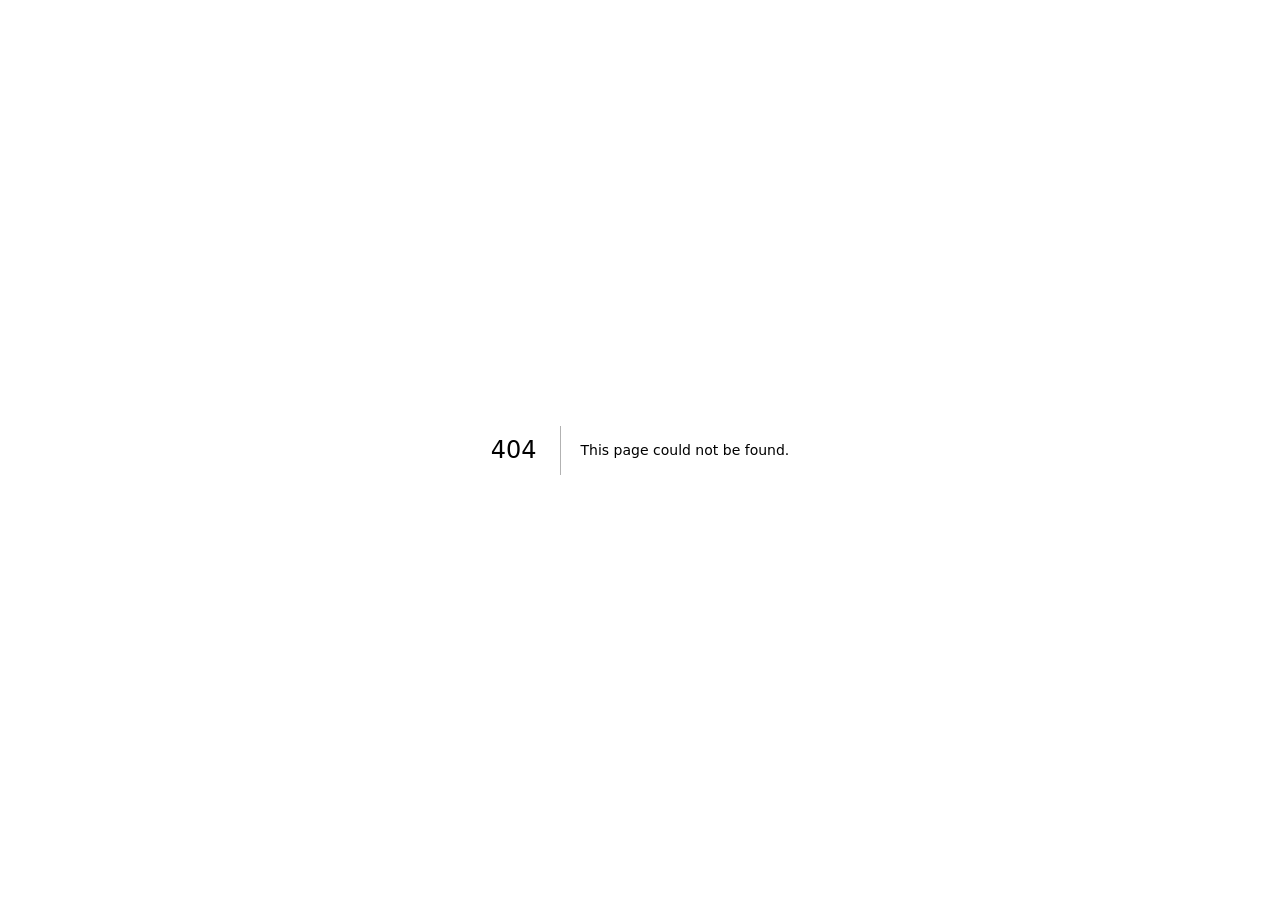
<file: 404/index.html>
<!DOCTYPE html><!--dX0iJeJuOsK3yamjARJ9T--><html lang="en"><head><meta charSet="utf-8"/><meta name="viewport" content="width=device-width, initial-scale=1"/><link rel="stylesheet" href="/_next/static/chunks/f54f66978bfeae3a.css" data-precedence="next"/><link rel="preload" as="script" fetchPriority="low" href="/_next/static/chunks/78f17d245f44ecc2.js"/><script src="/_next/static/chunks/65b96ee02177b1b8.js" async=""></script><script src="/_next/static/chunks/c8d0931fee4b59a2.js" async=""></script><script src="/_next/static/chunks/3f893f5065855c86.js" async=""></script><script src="/_next/static/chunks/turbopack-a428b1386a372f87.js" async=""></script><script src="/_next/static/chunks/aa5488182624ddef.js" async=""></script><script src="/_next/static/chunks/ccd5a61a4aa49379.js" async=""></script><meta name="robots" content="noindex"/><title>404: This page could not be found.</title><meta name="theme-color" content="#F1F3EF"/><title>Pharaas — Automate your shop.</title><meta name="description" content="Pharaas is a robotic system that automates a retail shop. It combines robotics with remote-operations software so customers can order and pay for products while the owner operates and monitors the shop remotely."/><link rel="manifest" href="/manifest.json"/><meta property="og:title" content="Pharaas — Automate your shop."/><meta property="og:description" content="Pharaas is a robotic system that automates a retail shop. It combines robotics with remote-operations software so customers can order and pay for products while the owner operates and monitors the shop remotely."/><meta property="og:url" content="https://pharaas.cseco.co.ke/"/><meta property="og:site_name" content="Pharaas"/><meta property="og:image" content="https://pharaas.cseco.co.ke/og-image.png"/><meta property="og:type" content="website"/><meta name="twitter:card" content="summary_large_image"/><meta name="twitter:title" content="Pharaas — Automate your shop."/><meta name="twitter:description" content="Pharaas is a robotic system that automates a retail shop. It combines robotics with remote-operations software so customers can order and pay for products while the owner operates and monitors the shop remotely."/><meta name="twitter:image" content="https://pharaas.cseco.co.ke/og-image.png"/><link rel="icon" href="/favicon.svg"/><link rel="apple-touch-icon" href="/apple-touch-icon.png"/><script src="/_next/static/chunks/a6dad97d9634a72d.js" noModule=""></script></head><body class="min-h-screen flex flex-col"><div hidden=""><!--$--><!--/$--></div><div style="font-family:system-ui,&quot;Segoe UI&quot;,Roboto,Helvetica,Arial,sans-serif,&quot;Apple Color Emoji&quot;,&quot;Segoe UI Emoji&quot;;height:100vh;text-align:center;display:flex;flex-direction:column;align-items:center;justify-content:center"><div><style>body{color:#000;background:#fff;margin:0}.next-error-h1{border-right:1px solid rgba(0,0,0,.3)}@media (prefers-color-scheme:dark){body{color:#fff;background:#000}.next-error-h1{border-right:1px solid rgba(255,255,255,.3)}}</style><h1 class="next-error-h1" style="display:inline-block;margin:0 20px 0 0;padding:0 23px 0 0;font-size:24px;font-weight:500;vertical-align:top;line-height:49px">404</h1><div style="display:inline-block"><h2 style="font-size:14px;font-weight:400;line-height:49px;margin:0">This page could not be found.</h2></div></div></div><!--$--><!--/$--><script src="/_next/static/chunks/78f17d245f44ecc2.js" id="_R_" async=""></script><script>(self.__next_f=self.__next_f||[]).push([0])</script><script>self.__next_f.push([1,"1:\"$Sreact.fragment\"\n2:I[56698,[\"/_next/static/chunks/aa5488182624ddef.js\",\"/_next/static/chunks/ccd5a61a4aa49379.js\"],\"default\"]\n3:I[35109,[\"/_next/static/chunks/aa5488182624ddef.js\",\"/_next/static/chunks/ccd5a61a4aa49379.js\"],\"default\"]\n4:I[96715,[\"/_next/static/chunks/aa5488182624ddef.js\",\"/_next/static/chunks/ccd5a61a4aa49379.js\"],\"OutletBoundary\"]\n5:\"$Sreact.suspense\"\n7:I[96715,[\"/_next/static/chunks/aa5488182624ddef.js\",\"/_next/static/chunks/ccd5a61a4aa49379.js\"],\"ViewportBoundary\"]\n9:I[96715,[\"/_next/static/chunks/aa5488182624ddef.js\",\"/_next/static/chunks/ccd5a61a4aa49379.js\"],\"MetadataBoundary\"]\nb:I[57797,[\"/_next/static/chunks/aa5488182624ddef.js\",\"/_next/static/chunks/ccd5a61a4aa49379.js\"],\"default\"]\n:HL[\"/_next/static/chunks/f54f66978bfeae3a.css\",\"style\"]\n"])</script><script>self.__next_f.push([1,"0:{\"P\":null,\"b\":\"dX0iJeJuOsK3yamjARJ9T\",\"c\":[\"\",\"_not-found\",\"\"],\"q\":\"\",\"i\":false,\"f\":[[[\"\",{\"children\":[\"/_not-found\",{\"children\":[\"__PAGE__\",{}]}]},\"$undefined\",\"$undefined\",true],[[\"$\",\"$1\",\"c\",{\"children\":[[[\"$\",\"link\",\"0\",{\"rel\":\"stylesheet\",\"href\":\"/_next/static/chunks/f54f66978bfeae3a.css\",\"precedence\":\"next\",\"crossOrigin\":\"$undefined\",\"nonce\":\"$undefined\"}],[\"$\",\"script\",\"script-0\",{\"src\":\"/_next/static/chunks/aa5488182624ddef.js\",\"async\":true,\"nonce\":\"$undefined\"}],[\"$\",\"script\",\"script-1\",{\"src\":\"/_next/static/chunks/ccd5a61a4aa49379.js\",\"async\":true,\"nonce\":\"$undefined\"}]],[\"$\",\"html\",null,{\"lang\":\"en\",\"children\":[\"$\",\"body\",null,{\"className\":\"min-h-screen flex flex-col\",\"children\":[\"$\",\"$L2\",null,{\"parallelRouterKey\":\"children\",\"error\":\"$undefined\",\"errorStyles\":\"$undefined\",\"errorScripts\":\"$undefined\",\"template\":[\"$\",\"$L3\",null,{}],\"templateStyles\":\"$undefined\",\"templateScripts\":\"$undefined\",\"notFound\":[[[\"$\",\"title\",null,{\"children\":\"404: This page could not be found.\"}],[\"$\",\"div\",null,{\"style\":{\"fontFamily\":\"system-ui,\\\"Segoe UI\\\",Roboto,Helvetica,Arial,sans-serif,\\\"Apple Color Emoji\\\",\\\"Segoe UI Emoji\\\"\",\"height\":\"100vh\",\"textAlign\":\"center\",\"display\":\"flex\",\"flexDirection\":\"column\",\"alignItems\":\"center\",\"justifyContent\":\"center\"},\"children\":[\"$\",\"div\",null,{\"children\":[[\"$\",\"style\",null,{\"dangerouslySetInnerHTML\":{\"__html\":\"body{color:#000;background:#fff;margin:0}.next-error-h1{border-right:1px solid rgba(0,0,0,.3)}@media (prefers-color-scheme:dark){body{color:#fff;background:#000}.next-error-h1{border-right:1px solid rgba(255,255,255,.3)}}\"}}],[\"$\",\"h1\",null,{\"className\":\"next-error-h1\",\"style\":{\"display\":\"inline-block\",\"margin\":\"0 20px 0 0\",\"padding\":\"0 23px 0 0\",\"fontSize\":24,\"fontWeight\":500,\"verticalAlign\":\"top\",\"lineHeight\":\"49px\"},\"children\":404}],[\"$\",\"div\",null,{\"style\":{\"display\":\"inline-block\"},\"children\":[\"$\",\"h2\",null,{\"style\":{\"fontSize\":14,\"fontWeight\":400,\"lineHeight\":\"49px\",\"margin\":0},\"children\":\"This page could not be found.\"}]}]]}]}]],[]],\"forbidden\":\"$undefined\",\"unauthorized\":\"$undefined\"}]}]}]]}],{\"children\":[[\"$\",\"$1\",\"c\",{\"children\":[null,[\"$\",\"$L2\",null,{\"parallelRouterKey\":\"children\",\"error\":\"$undefined\",\"errorStyles\":\"$undefined\",\"errorScripts\":\"$undefined\",\"template\":[\"$\",\"$L3\",null,{}],\"templateStyles\":\"$undefined\",\"templateScripts\":\"$undefined\",\"notFound\":\"$undefined\",\"forbidden\":\"$undefined\",\"unauthorized\":\"$undefined\"}]]}],{\"children\":[[\"$\",\"$1\",\"c\",{\"children\":[[[\"$\",\"title\",null,{\"children\":\"404: This page could not be found.\"}],[\"$\",\"div\",null,{\"style\":\"$0:f:0:1:0:props:children:1:props:children:props:children:props:notFound:0:1:props:style\",\"children\":[\"$\",\"div\",null,{\"children\":[[\"$\",\"style\",null,{\"dangerouslySetInnerHTML\":{\"__html\":\"body{color:#000;background:#fff;margin:0}.next-error-h1{border-right:1px solid rgba(0,0,0,.3)}@media (prefers-color-scheme:dark){body{color:#fff;background:#000}.next-error-h1{border-right:1px solid rgba(255,255,255,.3)}}\"}}],[\"$\",\"h1\",null,{\"className\":\"next-error-h1\",\"style\":\"$0:f:0:1:0:props:children:1:props:children:props:children:props:notFound:0:1:props:children:props:children:1:props:style\",\"children\":404}],[\"$\",\"div\",null,{\"style\":\"$0:f:0:1:0:props:children:1:props:children:props:children:props:notFound:0:1:props:children:props:children:2:props:style\",\"children\":[\"$\",\"h2\",null,{\"style\":\"$0:f:0:1:0:props:children:1:props:children:props:children:props:notFound:0:1:props:children:props:children:2:props:children:props:style\",\"children\":\"This page could not be found.\"}]}]]}]}]],null,[\"$\",\"$L4\",null,{\"children\":[\"$\",\"$5\",null,{\"name\":\"Next.MetadataOutlet\",\"children\":\"$@6\"}]}]]}],{},null,false,false]},null,false,false]},null,false,false],[\"$\",\"$1\",\"h\",{\"children\":[[\"$\",\"meta\",null,{\"name\":\"robots\",\"content\":\"noindex\"}],[\"$\",\"$L7\",null,{\"children\":\"$@8\"}],[\"$\",\"div\",null,{\"hidden\":true,\"children\":[\"$\",\"$L9\",null,{\"children\":[\"$\",\"$5\",null,{\"name\":\"Next.Metadata\",\"children\":\"$@a\"}]}]}],null]}],false]],\"m\":\"$undefined\",\"G\":[\"$b\",\"$undefined\"],\"S\":true}\n"])</script><script>self.__next_f.push([1,"8:[[\"$\",\"meta\",\"0\",{\"charSet\":\"utf-8\"}],[\"$\",\"meta\",\"1\",{\"name\":\"viewport\",\"content\":\"width=device-width, initial-scale=1\"}],[\"$\",\"meta\",\"2\",{\"name\":\"theme-color\",\"content\":\"#F1F3EF\"}]]\n"])</script><script>self.__next_f.push([1,"c:I[17276,[\"/_next/static/chunks/aa5488182624ddef.js\",\"/_next/static/chunks/ccd5a61a4aa49379.js\"],\"IconMark\"]\n"])</script><script>self.__next_f.push([1,"a:[[\"$\",\"title\",\"0\",{\"children\":\"Pharaas — Automate your shop.\"}],[\"$\",\"meta\",\"1\",{\"name\":\"description\",\"content\":\"Pharaas is a robotic system that automates a retail shop. It combines robotics with remote-operations software so customers can order and pay for products while the owner operates and monitors the shop remotely.\"}],[\"$\",\"link\",\"2\",{\"rel\":\"manifest\",\"href\":\"/manifest.json\",\"crossOrigin\":\"$undefined\"}],[\"$\",\"meta\",\"3\",{\"property\":\"og:title\",\"content\":\"Pharaas — Automate your shop.\"}],[\"$\",\"meta\",\"4\",{\"property\":\"og:description\",\"content\":\"Pharaas is a robotic system that automates a retail shop. It combines robotics with remote-operations software so customers can order and pay for products while the owner operates and monitors the shop remotely.\"}],[\"$\",\"meta\",\"5\",{\"property\":\"og:url\",\"content\":\"https://pharaas.cseco.co.ke/\"}],[\"$\",\"meta\",\"6\",{\"property\":\"og:site_name\",\"content\":\"Pharaas\"}],[\"$\",\"meta\",\"7\",{\"property\":\"og:image\",\"content\":\"https://pharaas.cseco.co.ke/og-image.png\"}],[\"$\",\"meta\",\"8\",{\"property\":\"og:type\",\"content\":\"website\"}],[\"$\",\"meta\",\"9\",{\"name\":\"twitter:card\",\"content\":\"summary_large_image\"}],[\"$\",\"meta\",\"10\",{\"name\":\"twitter:title\",\"content\":\"Pharaas — Automate your shop.\"}],[\"$\",\"meta\",\"11\",{\"name\":\"twitter:description\",\"content\":\"Pharaas is a robotic system that automates a retail shop. It combines robotics with remote-operations software so customers can order and pay for products while the owner operates and monitors the shop remotely.\"}],[\"$\",\"meta\",\"12\",{\"name\":\"twitter:image\",\"content\":\"https://pharaas.cseco.co.ke/og-image.png\"}],[\"$\",\"link\",\"13\",{\"rel\":\"icon\",\"href\":\"/favicon.svg\"}],[\"$\",\"link\",\"14\",{\"rel\":\"apple-touch-icon\",\"href\":\"/apple-touch-icon.png\"}],[\"$\",\"$Lc\",\"15\",{}]]\n"])</script><script>self.__next_f.push([1,"6:null\n"])</script></body></html>
</file>
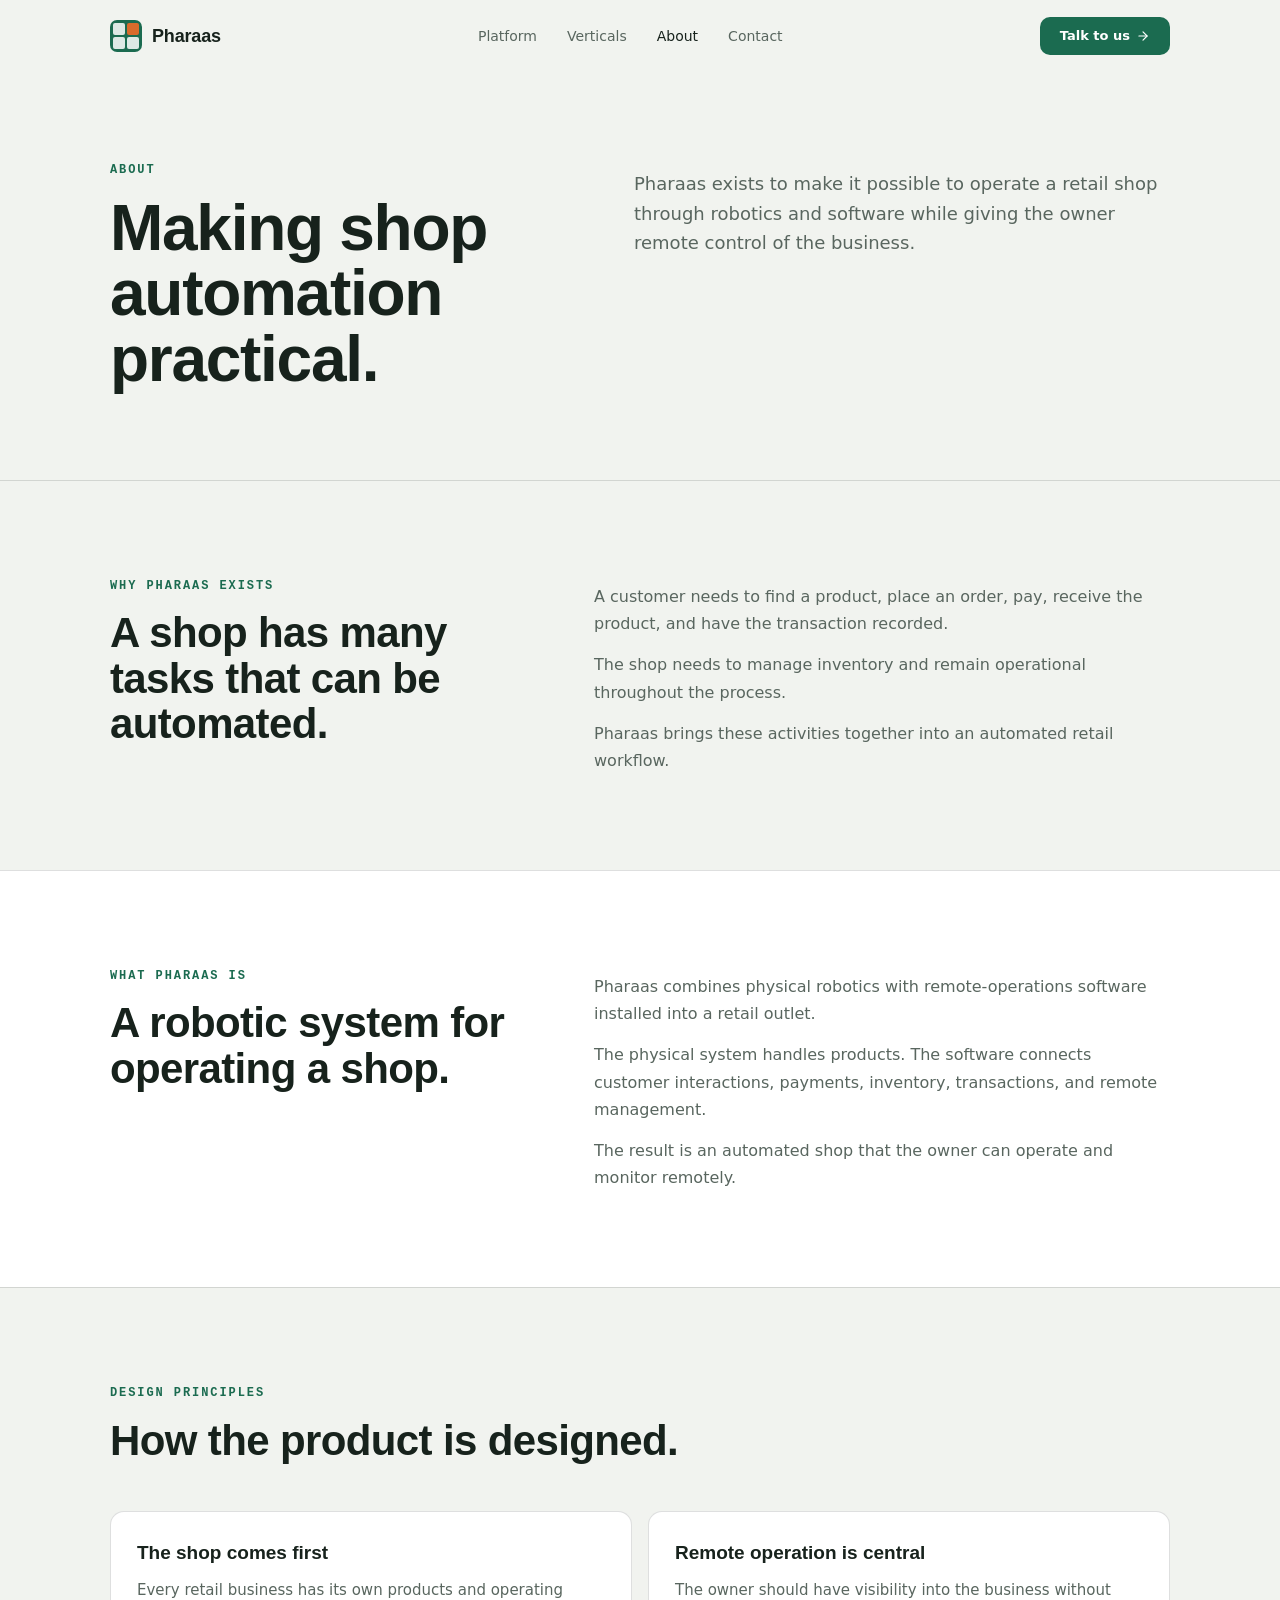
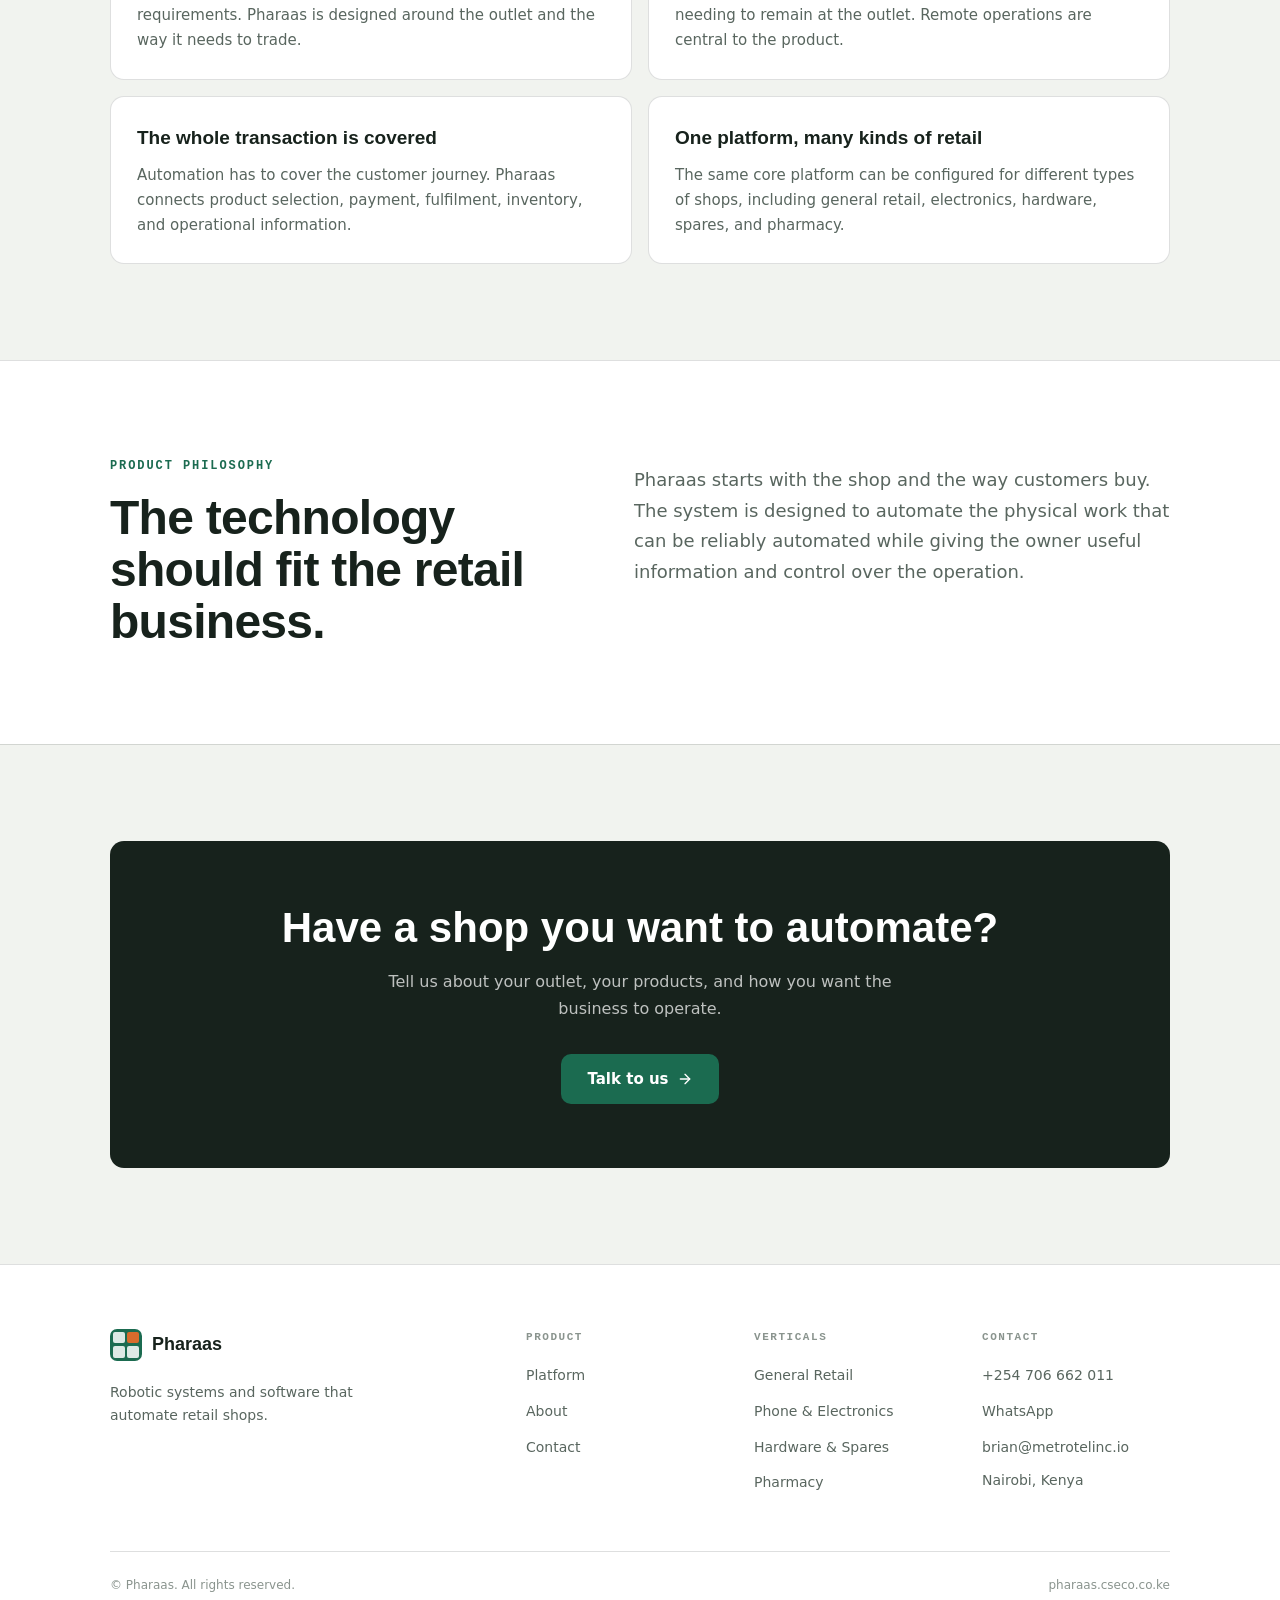
<file: about/index.html>
<!DOCTYPE html><!--dX0iJeJuOsK3yamjARJ9T--><html lang="en"><head><meta charSet="utf-8"/><meta name="viewport" content="width=device-width, initial-scale=1"/><link rel="stylesheet" href="/_next/static/chunks/f54f66978bfeae3a.css" data-precedence="next"/><link rel="preload" as="script" fetchPriority="low" href="/_next/static/chunks/78f17d245f44ecc2.js"/><script src="/_next/static/chunks/65b96ee02177b1b8.js" async=""></script><script src="/_next/static/chunks/c8d0931fee4b59a2.js" async=""></script><script src="/_next/static/chunks/3f893f5065855c86.js" async=""></script><script src="/_next/static/chunks/turbopack-a428b1386a372f87.js" async=""></script><script src="/_next/static/chunks/aa5488182624ddef.js" async=""></script><script src="/_next/static/chunks/ccd5a61a4aa49379.js" async=""></script><script src="/_next/static/chunks/87ae4b7f87ada826.js" async=""></script><meta name="theme-color" content="#F1F3EF"/><title>About · Pharaas</title><meta name="description" content="Pharaas exists to make it possible to operate a retail shop through robotics and software while giving the owner remote control of the business."/><link rel="manifest" href="/manifest.json"/><meta property="og:title" content="About · Pharaas"/><meta property="og:description" content="Pharaas exists to make it possible to operate a retail shop through robotics and software while giving the owner remote control of the business."/><meta property="og:image" content="https://pharaas.cseco.co.ke/og/about.png"/><meta name="twitter:card" content="summary_large_image"/><meta name="twitter:title" content="About · Pharaas"/><meta name="twitter:description" content="Pharaas exists to make it possible to operate a retail shop through robotics and software while giving the owner remote control of the business."/><meta name="twitter:image" content="https://pharaas.cseco.co.ke/og/about.png"/><link rel="icon" href="/favicon.svg"/><link rel="apple-touch-icon" href="/apple-touch-icon.png"/><script src="/_next/static/chunks/a6dad97d9634a72d.js" noModule=""></script></head><body class="min-h-screen flex flex-col"><div hidden=""><!--$--><!--/$--></div><script type="application/ld+json">[{"@context":"https://schema.org","@type":"Organization","name":"Pharaas","url":"https://pharaas.cseco.co.ke","logo":"https://pharaas.cseco.co.ke/icon-512.png","email":"brian@metrotelinc.io","telephone":"+254706662011","address":{"@type":"PostalAddress","addressLocality":"Nairobi","addressCountry":"KE"}},{"@context":"https://schema.org","@type":"WebSite","name":"Pharaas","url":"https://pharaas.cseco.co.ke"},{"@context":"https://schema.org","@type":"BreadcrumbList","itemListElement":[{"@type":"ListItem","position":1,"name":"Home","item":"https://pharaas.cseco.co.ke"},{"@type":"ListItem","position":2,"name":"About","item":"https://pharaas.cseco.co.ke/about"}]}]</script><header style="position:sticky;top:0;z-index:50;background:transparent;backdrop-filter:none;-webkit-backdrop-filter:none;border-bottom:1px solid transparent;transition:background 300ms, border-color 300ms"><div class="pr-px " style="max-width:1140px;margin:0 auto;padding-left:40px;padding-right:40px;height:72px;display:flex;align-items:center;justify-content:space-between"><a style="display:flex;align-items:center;gap:10px" href="/"><div style="width:32px;height:32px;border-radius:7.04px;background:var(--color-grn);display:grid;grid-template-columns:11.68px 11.68px;grid-template-rows:11.68px 11.68px;gap:2.88px;padding:2.88px"><div style="border-radius:2px;background:rgba(255,255,255,0.85)"></div><div style="border-radius:2px;background:var(--color-sig)"></div><div style="border-radius:2px;background:rgba(255,255,255,0.85)"></div><div style="border-radius:2px;background:rgba(255,255,255,0.85)"></div></div><span class="pr-disp" style="font-weight:700;font-size:18px;letter-spacing:-0.01em;color:var(--color-ink)">Pharaas</span></a><nav class="pr-hm" style="display:flex;align-items:center;gap:30px"><a class="pr-nav" style="font-size:14px;font-weight:500;color:var(--color-mut);transition:color 200ms" href="/platform/">Platform</a><div class="pr-drop"><button type="button" class="pr-nav" style="font-size:14px;font-weight:500;color:var(--color-mut);transition:color 200ms;background:transparent;border:0;padding:0;cursor:pointer;font-family:inherit">Verticals</button><div class="pr-panel"><a href="/verticals/general-retail/">General Retail</a><a href="/verticals/phone-electronics/">Phone &amp; Electronics</a><a href="/verticals/hardware-spares/">Hardware &amp; Spares</a><a href="/verticals/pharmacy/">Pharmacy</a></div></div><a class="pr-nav" style="font-size:14px;font-weight:500;color:var(--color-ink);transition:color 200ms" href="/about/">About</a><a class="pr-nav" style="font-size:14px;font-weight:500;color:var(--color-mut);transition:color 200ms" href="/contact/">Contact</a></nav><div style="display:flex;align-items:center;gap:8px"><a class="pr-btn-a pr-hm" style="display:inline-flex;align-items:center;gap:6px;padding:9px 20px;font-size:13px;font-weight:600;border-radius:10px" href="/contact/">Talk to us <svg xmlns="http://www.w3.org/2000/svg" width="14" height="14" viewBox="0 0 24 24" fill="none" stroke="currentColor" stroke-width="2" stroke-linecap="round" stroke-linejoin="round" class="lucide lucide-arrow-right" aria-hidden="true"><path d="M5 12h14"></path><path d="m12 5 7 7-7 7"></path></svg></a><button class="pr-hd" aria-label="Menu" style="padding:8px;margin-right:-8px;background:transparent;border:0;cursor:pointer;color:var(--color-ink)"><svg xmlns="http://www.w3.org/2000/svg" width="22" height="22" viewBox="0 0 24 24" fill="none" stroke="currentColor" stroke-width="2" stroke-linecap="round" stroke-linejoin="round" class="lucide lucide-menu" aria-hidden="true"><path d="M4 5h16"></path><path d="M4 12h16"></path><path d="M4 19h16"></path></svg></button></div></div></header><main><section class="pr-sp" style="padding-top:88px;padding-bottom:88px"><div class="pr-px " style="max-width:1140px;margin:0 auto;padding-left:40px;padding-right:40px"><div class="pr-g2" style="display:grid;grid-template-columns:minmax(280px, 460px) 1fr;gap:64px;align-items:start"><div style="position:sticky;top:96px"><p class="pr-mono" style="font-size:12px;font-weight:600;letter-spacing:0.16em;text-transform:uppercase;color:var(--color-grn)">About</p><h1 class="pr-disp pr-h1" style="margin-top:16px;font-size:clamp(42px, 6vw, 64px);line-height:1.02;font-weight:700;letter-spacing:-0.02em;color:var(--color-ink)">Making shop automation practical.</h1></div><div style="padding-top:8px"><div style="margin-top:0;display:flex;flex-direction:column;gap:14px"><p style="font-size:18px;line-height:1.65;color:var(--color-mut);max-width:620px">Pharaas exists to make it possible to operate a retail shop through robotics and software while giving the owner remote control of the business.</p></div></div></div></div></section><section class="pr-sp" style="padding-top:96px;padding-bottom:96px;border-top:1px solid var(--color-line)"><div class="pr-px " style="max-width:1140px;margin:0 auto;padding-left:40px;padding-right:40px"><div class="pr-g2" style="display:grid;grid-template-columns:minmax(280px, 420px) 1fr;gap:64px;align-items:start"><div style="position:sticky;top:96px"><div style="max-width:720px"><p class="pr-mono" style="font-size:12px;font-weight:600;letter-spacing:0.16em;text-transform:uppercase;color:var(--color-grn)">Why Pharaas exists</p><h2 class="pr-disp" style="margin-top:14px;font-size:clamp(28px, 4vw, 42px);line-height:1.08;font-weight:600;letter-spacing:-0.015em;color:var(--color-ink)">A shop has many tasks that can be automated.</h2></div></div><div><p style="margin-top:6px;font-size:16px;line-height:1.7;color:var(--color-mut)">A customer needs to find a product, place an order, pay, receive the product, and have the transaction recorded.</p><p style="margin-top:14px;font-size:16px;line-height:1.7;color:var(--color-mut)">The shop needs to manage inventory and remain operational throughout the process.</p><p style="margin-top:14px;font-size:16px;line-height:1.7;color:var(--color-mut)">Pharaas brings these activities together into an automated retail workflow.</p></div></div></div></section><section class="pr-sp" style="padding-top:96px;padding-bottom:96px;background:var(--color-panel);border-top:1px solid var(--color-line)"><div class="pr-px " style="max-width:1140px;margin:0 auto;padding-left:40px;padding-right:40px"><div class="pr-g2" style="display:grid;grid-template-columns:minmax(280px, 420px) 1fr;gap:64px;align-items:start"><div style="position:sticky;top:96px"><div style="max-width:720px"><p class="pr-mono" style="font-size:12px;font-weight:600;letter-spacing:0.16em;text-transform:uppercase;color:var(--color-grn)">What Pharaas is</p><h2 class="pr-disp" style="margin-top:14px;font-size:clamp(28px, 4vw, 42px);line-height:1.08;font-weight:600;letter-spacing:-0.015em;color:var(--color-ink)">A robotic system for operating a shop.</h2></div></div><div><p style="margin-top:6px;font-size:16px;line-height:1.7;color:var(--color-mut)">Pharaas combines physical robotics with remote-operations software installed into a retail outlet.</p><p style="margin-top:14px;font-size:16px;line-height:1.7;color:var(--color-mut)">The physical system handles products. The software connects customer interactions, payments, inventory, transactions, and remote management.</p><p style="margin-top:14px;font-size:16px;line-height:1.7;color:var(--color-mut)">The result is an automated shop that the owner can operate and monitor remotely.</p></div></div></div></section><section class="pr-sp" style="padding-top:96px;padding-bottom:96px;border-top:1px solid var(--color-line)"><div class="pr-px " style="max-width:1140px;margin:0 auto;padding-left:40px;padding-right:40px"><div style="max-width:720px"><p class="pr-mono" style="font-size:12px;font-weight:600;letter-spacing:0.16em;text-transform:uppercase;color:var(--color-grn)">Design principles</p><h2 class="pr-disp" style="margin-top:14px;font-size:clamp(28px, 4vw, 42px);line-height:1.08;font-weight:600;letter-spacing:-0.015em;color:var(--color-ink)">How the product is designed.</h2></div><div class="pr-g2" style="margin-top:48px;display:grid;grid-template-columns:repeat(2, 1fr);gap:16px"><div class="pr-card" style="padding:26px"><h3 class="pr-disp" style="font-size:19px;font-weight:600;color:var(--color-ink)">The shop comes first</h3><p style="margin-top:10px;font-size:15px;line-height:1.65;color:var(--color-mut)">Every retail business has its own products and operating requirements. Pharaas is designed around the outlet and the way it needs to trade.</p></div><div class="pr-card" style="padding:26px"><h3 class="pr-disp" style="font-size:19px;font-weight:600;color:var(--color-ink)">Remote operation is central</h3><p style="margin-top:10px;font-size:15px;line-height:1.65;color:var(--color-mut)">The owner should have visibility into the business without needing to remain at the outlet. Remote operations are central to the product.</p></div><div class="pr-card" style="padding:26px"><h3 class="pr-disp" style="font-size:19px;font-weight:600;color:var(--color-ink)">The whole transaction is covered</h3><p style="margin-top:10px;font-size:15px;line-height:1.65;color:var(--color-mut)">Automation has to cover the customer journey. Pharaas connects product selection, payment, fulfilment, inventory, and operational information.</p></div><div class="pr-card" style="padding:26px"><h3 class="pr-disp" style="font-size:19px;font-weight:600;color:var(--color-ink)">One platform, many kinds of retail</h3><p style="margin-top:10px;font-size:15px;line-height:1.65;color:var(--color-mut)">The same core platform can be configured for different types of shops, including general retail, electronics, hardware, spares, and pharmacy.</p></div></div></div></section><section class="pr-sp" style="padding-top:96px;padding-bottom:96px;background:var(--color-panel);border-top:1px solid var(--color-line)"><div class="pr-px " style="max-width:1140px;margin:0 auto;padding-left:40px;padding-right:40px"><div class="pr-g2" style="display:grid;grid-template-columns:minmax(280px, 460px) 1fr;gap:64px;align-items:start"><div style="position:sticky;top:96px"><p class="pr-mono" style="font-size:12px;font-weight:600;letter-spacing:0.16em;text-transform:uppercase;color:var(--color-grn)">Product philosophy</p><h2 class="pr-disp" style="margin-top:16px;font-size:clamp(30px, 4.5vw, 48px);line-height:1.08;font-weight:600;letter-spacing:-0.015em;color:var(--color-ink)">The technology should fit the retail business.</h2></div><p style="margin-top:8px;font-size:18px;line-height:1.7;color:var(--color-mut);max-width:640px">Pharaas starts with the shop and the way customers buy. The system is designed to automate the physical work that can be reliably automated while giving the owner useful information and control over the operation.</p></div></div></section><section class="pr-sp" style="padding-top:96px;padding-bottom:96px;border-top:1px solid var(--color-line)"><div class="pr-px " style="max-width:1140px;margin:0 auto;padding-left:40px;padding-right:40px"><div class="pr-card" style="padding:64px 40px;text-align:center;background:var(--color-ink);border:0"><h2 class="pr-disp" style="font-size:clamp(28px, 4vw, 42px);line-height:1.1;font-weight:600;color:#fff">Have a shop you want to automate?</h2><p style="margin:18px auto 0;max-width:520px;font-size:16px;line-height:1.65;color:rgba(255,255,255,0.72)">Tell us about your outlet, your products, and how you want the business to operate.</p><div style="margin-top:32px"><a href="/contact" class="pr-btn-a" style="display:inline-flex;align-items:center;justify-content:center;gap:8px;padding:13px 26px;font-size:15px;font-weight:600;border-radius:10px">Talk to us<svg xmlns="http://www.w3.org/2000/svg" width="16" height="16" viewBox="0 0 24 24" fill="none" stroke="currentColor" stroke-width="2" stroke-linecap="round" stroke-linejoin="round" class="lucide lucide-arrow-right" aria-hidden="true"><path d="M5 12h14"></path><path d="m12 5 7 7-7 7"></path></svg></a></div></div></div></section></main><footer style="border-top:1px solid var(--color-line);background:var(--color-panel)"><div class="pr-px " style="max-width:1140px;margin:0 auto;padding-left:40px;padding-right:40px;padding-top:64px;padding-bottom:64px"><div class="pr-fg" style="display:grid;grid-template-columns:2fr 1fr 1fr 1fr;gap:40px"><div><div style="display:flex;align-items:center;gap:10px;margin-bottom:20px"><div style="width:32px;height:32px;border-radius:7.04px;background:var(--color-grn);display:grid;grid-template-columns:11.68px 11.68px;grid-template-rows:11.68px 11.68px;gap:2.88px;padding:2.88px"><div style="border-radius:2px;background:rgba(255,255,255,0.85)"></div><div style="border-radius:2px;background:var(--color-sig)"></div><div style="border-radius:2px;background:rgba(255,255,255,0.85)"></div><div style="border-radius:2px;background:rgba(255,255,255,0.85)"></div></div><span class="pr-disp" style="font-weight:700;font-size:18px;color:var(--color-ink)">Pharaas</span></div><p style="font-size:14px;line-height:1.65;color:var(--color-mut);max-width:280px">Robotic systems and software that automate retail shops.</p></div><div><p class="pr-mono" style="font-size:11px;font-weight:600;letter-spacing:0.14em;text-transform:uppercase;color:var(--color-fnt)">Product</p><ul style="margin-top:16px;display:flex;flex-direction:column;gap:10px"><li><a class="pr-fl" style="font-size:14px;color:var(--color-mut);transition:color 200ms" href="/platform/">Platform</a></li><li><a class="pr-fl" style="font-size:14px;color:var(--color-mut);transition:color 200ms" href="/about/">About</a></li><li><a class="pr-fl" style="font-size:14px;color:var(--color-mut);transition:color 200ms" href="/contact/">Contact</a></li></ul></div><div><p class="pr-mono" style="font-size:11px;font-weight:600;letter-spacing:0.14em;text-transform:uppercase;color:var(--color-fnt)">Verticals</p><ul style="margin-top:16px;display:flex;flex-direction:column;gap:10px"><li><a class="pr-fl" style="font-size:14px;color:var(--color-mut);transition:color 200ms" href="/verticals/general-retail/">General Retail</a></li><li><a class="pr-fl" style="font-size:14px;color:var(--color-mut);transition:color 200ms" href="/verticals/phone-electronics/">Phone &amp; Electronics</a></li><li><a class="pr-fl" style="font-size:14px;color:var(--color-mut);transition:color 200ms" href="/verticals/hardware-spares/">Hardware &amp; Spares</a></li><li><a class="pr-fl" style="font-size:14px;color:var(--color-mut);transition:color 200ms" href="/verticals/pharmacy/">Pharmacy</a></li></ul></div><div><p class="pr-mono" style="font-size:11px;font-weight:600;letter-spacing:0.14em;text-transform:uppercase;color:var(--color-fnt)">Contact</p><ul style="margin-top:16px;display:flex;flex-direction:column;gap:10px"><li><a href="tel:+254706662011" class="pr-fl" style="font-size:14px;color:var(--color-mut)">+254 706 662 011</a></li><li><a href="https://wa.me/254706662011" class="pr-fl" target="_blank" rel="noopener noreferrer" style="font-size:14px;color:var(--color-mut)">WhatsApp</a></li><li><a href="mailto:brian@metrotelinc.io" class="pr-fl" style="font-size:14px;color:var(--color-mut)">brian@metrotelinc.io</a></li><li><p style="font-size:14px;color:var(--color-mut)">Nairobi, Kenya</p></li></ul></div></div><div style="margin-top:56px;padding-top:24px;border-top:1px solid var(--color-line);display:flex;flex-wrap:wrap;justify-content:space-between;gap:12px;font-size:12px;color:var(--color-fnt)"><p>© Pharaas. All rights reserved.</p><p>pharaas.cseco.co.ke</p></div></div></footer><!--$--><!--/$--><script src="/_next/static/chunks/78f17d245f44ecc2.js" id="_R_" async=""></script><script>(self.__next_f=self.__next_f||[]).push([0])</script><script>self.__next_f.push([1,"1:\"$Sreact.fragment\"\n2:I[56698,[\"/_next/static/chunks/aa5488182624ddef.js\",\"/_next/static/chunks/ccd5a61a4aa49379.js\"],\"default\"]\n3:I[35109,[\"/_next/static/chunks/aa5488182624ddef.js\",\"/_next/static/chunks/ccd5a61a4aa49379.js\"],\"default\"]\n4:I[2971,[\"/_next/static/chunks/87ae4b7f87ada826.js\"],\"default\"]\nf:I[57797,[\"/_next/static/chunks/aa5488182624ddef.js\",\"/_next/static/chunks/ccd5a61a4aa49379.js\"],\"default\"]\n:HL[\"/_next/static/chunks/f54f66978bfeae3a.css\",\"style\"]\n"])</script><script>self.__next_f.push([1,"0:{\"P\":null,\"b\":\"dX0iJeJuOsK3yamjARJ9T\",\"c\":[\"\",\"about\",\"\"],\"q\":\"\",\"i\":false,\"f\":[[[\"\",{\"children\":[\"about\",{\"children\":[\"__PAGE__\",{}]}]},\"$undefined\",\"$undefined\",true],[[\"$\",\"$1\",\"c\",{\"children\":[[[\"$\",\"link\",\"0\",{\"rel\":\"stylesheet\",\"href\":\"/_next/static/chunks/f54f66978bfeae3a.css\",\"precedence\":\"next\",\"crossOrigin\":\"$undefined\",\"nonce\":\"$undefined\"}]],[\"$\",\"html\",null,{\"lang\":\"en\",\"children\":[\"$\",\"body\",null,{\"className\":\"min-h-screen flex flex-col\",\"children\":[\"$\",\"$L2\",null,{\"parallelRouterKey\":\"children\",\"error\":\"$undefined\",\"errorStyles\":\"$undefined\",\"errorScripts\":\"$undefined\",\"template\":[\"$\",\"$L3\",null,{}],\"templateStyles\":\"$undefined\",\"templateScripts\":\"$undefined\",\"notFound\":[[[\"$\",\"title\",null,{\"children\":\"404: This page could not be found.\"}],[\"$\",\"div\",null,{\"style\":{\"fontFamily\":\"system-ui,\\\"Segoe UI\\\",Roboto,Helvetica,Arial,sans-serif,\\\"Apple Color Emoji\\\",\\\"Segoe UI Emoji\\\"\",\"height\":\"100vh\",\"textAlign\":\"center\",\"display\":\"flex\",\"flexDirection\":\"column\",\"alignItems\":\"center\",\"justifyContent\":\"center\"},\"children\":[\"$\",\"div\",null,{\"children\":[[\"$\",\"style\",null,{\"dangerouslySetInnerHTML\":{\"__html\":\"body{color:#000;background:#fff;margin:0}.next-error-h1{border-right:1px solid rgba(0,0,0,.3)}@media (prefers-color-scheme:dark){body{color:#fff;background:#000}.next-error-h1{border-right:1px solid rgba(255,255,255,.3)}}\"}}],[\"$\",\"h1\",null,{\"className\":\"next-error-h1\",\"style\":{\"display\":\"inline-block\",\"margin\":\"0 20px 0 0\",\"padding\":\"0 23px 0 0\",\"fontSize\":24,\"fontWeight\":500,\"verticalAlign\":\"top\",\"lineHeight\":\"49px\"},\"children\":404}],[\"$\",\"div\",null,{\"style\":{\"display\":\"inline-block\"},\"children\":[\"$\",\"h2\",null,{\"style\":{\"fontSize\":14,\"fontWeight\":400,\"lineHeight\":\"49px\",\"margin\":0},\"children\":\"This page could not be found.\"}]}]]}]}]],[]],\"forbidden\":\"$undefined\",\"unauthorized\":\"$undefined\"}]}]}]]}],{\"children\":[[\"$\",\"$1\",\"c\",{\"children\":[null,[\"$\",\"$L2\",null,{\"parallelRouterKey\":\"children\",\"error\":\"$undefined\",\"errorStyles\":\"$undefined\",\"errorScripts\":\"$undefined\",\"template\":[\"$\",\"$L3\",null,{}],\"templateStyles\":\"$undefined\",\"templateScripts\":\"$undefined\",\"notFound\":\"$undefined\",\"forbidden\":\"$undefined\",\"unauthorized\":\"$undefined\"}]]}],{\"children\":[[\"$\",\"$1\",\"c\",{\"children\":[[[\"$\",\"script\",null,{\"type\":\"application/ld+json\",\"dangerouslySetInnerHTML\":{\"__html\":\"[{\\\"@context\\\":\\\"https://schema.org\\\",\\\"@type\\\":\\\"Organization\\\",\\\"name\\\":\\\"Pharaas\\\",\\\"url\\\":\\\"https://pharaas.cseco.co.ke\\\",\\\"logo\\\":\\\"https://pharaas.cseco.co.ke/icon-512.png\\\",\\\"email\\\":\\\"brian@metrotelinc.io\\\",\\\"telephone\\\":\\\"+254706662011\\\",\\\"address\\\":{\\\"@type\\\":\\\"PostalAddress\\\",\\\"addressLocality\\\":\\\"Nairobi\\\",\\\"addressCountry\\\":\\\"KE\\\"}},{\\\"@context\\\":\\\"https://schema.org\\\",\\\"@type\\\":\\\"WebSite\\\",\\\"name\\\":\\\"Pharaas\\\",\\\"url\\\":\\\"https://pharaas.cseco.co.ke\\\"},{\\\"@context\\\":\\\"https://schema.org\\\",\\\"@type\\\":\\\"BreadcrumbList\\\",\\\"itemListElement\\\":[{\\\"@type\\\":\\\"ListItem\\\",\\\"position\\\":1,\\\"name\\\":\\\"Home\\\",\\\"item\\\":\\\"https://pharaas.cseco.co.ke\\\"},{\\\"@type\\\":\\\"ListItem\\\",\\\"position\\\":2,\\\"name\\\":\\\"About\\\",\\\"item\\\":\\\"https://pharaas.cseco.co.ke/about\\\"}]}]\"}}],[\"$\",\"$L4\",null,{}],[\"$\",\"main\",null,{\"children\":[[\"$\",\"section\",null,{\"className\":\"pr-sp\",\"style\":{\"paddingTop\":88,\"paddingBottom\":88},\"children\":[\"$\",\"div\",null,{\"className\":\"pr-px \",\"style\":{\"maxWidth\":1140,\"margin\":\"0 auto\",\"paddingLeft\":40,\"paddingRight\":40},\"children\":[\"$\",\"div\",null,{\"className\":\"pr-g2\",\"style\":{\"display\":\"grid\",\"gridTemplateColumns\":\"minmax(280px, 460px) 1fr\",\"gap\":64,\"alignItems\":\"start\"},\"children\":[[\"$\",\"div\",null,{\"style\":{\"position\":\"sticky\",\"top\":96},\"children\":[[\"$\",\"p\",null,{\"className\":\"pr-mono\",\"style\":{\"fontSize\":12,\"fontWeight\":600,\"letterSpacing\":\"0.16em\",\"textTransform\":\"uppercase\",\"color\":\"var(--color-grn)\"},\"children\":\"About\"}],[\"$\",\"h1\",null,{\"className\":\"pr-disp pr-h1\",\"style\":{\"marginTop\":16,\"fontSize\":\"clamp(42px, 6vw, 64px)\",\"lineHeight\":1.02,\"fontWeight\":700,\"letterSpacing\":\"-0.02em\",\"color\":\"var(--color-ink)\"},\"children\":\"Making shop automation practical.\"}]]}],[\"$\",\"div\",null,{\"style\":{\"paddingTop\":8},\"children\":[[\"$\",\"div\",null,{\"style\":{\"marginTop\":0,\"display\":\"flex\",\"flexDirection\":\"column\",\"gap\":14},\"children\":[[\"$\",\"p\",\"0\",{\"style\":{\"fontSize\":18,\"lineHeight\":1.65,\"color\":\"var(--color-mut)\",\"maxWidth\":620},\"children\":\"Pharaas exists to make it possible to operate a retail shop through robotics and software while giving the owner remote control of the business.\"}]]}],null]}]]}]}]}],[\"$\",\"section\",null,{\"className\":\"pr-sp\",\"style\":{\"paddingTop\":96,\"paddingBottom\":96,\"background\":\"$undefined\",\"borderTop\":\"1px solid var(--color-line)\"},\"children\":[\"$\",\"div\",null,{\"className\":\"pr-px \",\"style\":{\"maxWidth\":1140,\"margin\":\"0 auto\",\"paddingLeft\":40,\"paddingRight\":40},\"children\":[\"$\",\"div\",null,{\"className\":\"pr-g2\",\"style\":{\"display\":\"grid\",\"gridTemplateColumns\":\"minmax(280px, 420px) 1fr\",\"gap\":64,\"alignItems\":\"start\"},\"children\":[\"$L5\",\"$L6\"]}]}]}],\"$L7\",\"$L8\",\"$L9\",\"$La\"]}],\"$Lb\"],[\"$Lc\"],\"$Ld\"]}],{},null,false,false]},null,false,false]},null,false,false],\"$Le\",false]],\"m\":\"$undefined\",\"G\":[\"$f\",[]],\"S\":true}\n"])</script><script>self.__next_f.push([1,"10:I[93752,[\"/_next/static/chunks/87ae4b7f87ada826.js\"],\"default\"]\n11:I[1247,[\"/_next/static/chunks/87ae4b7f87ada826.js\"],\"\"]\n13:I[96715,[\"/_next/static/chunks/aa5488182624ddef.js\",\"/_next/static/chunks/ccd5a61a4aa49379.js\"],\"OutletBoundary\"]\n14:\"$Sreact.suspense\"\n16:I[96715,[\"/_next/static/chunks/aa5488182624ddef.js\",\"/_next/static/chunks/ccd5a61a4aa49379.js\"],\"ViewportBoundary\"]\n18:I[96715,[\"/_next/static/chunks/aa5488182624ddef.js\",\"/_next/static/chunks/ccd5a61a4aa49379.js\"],\"MetadataBoundary\"]\n5:[\"$\",\"div\",null,{\"style\":{\"position\":\"sticky\",\"top\":96},\"children\":[\"$\",\"div\",null,{\"style\":{\"maxWidth\":720},\"children\":[[\"$\",\"p\",null,{\"className\":\"pr-mono\",\"style\":{\"fontSize\":12,\"fontWeight\":600,\"letterSpacing\":\"0.16em\",\"textTransform\":\"uppercase\",\"color\":\"var(--color-grn)\"},\"children\":\"Why Pharaas exists\"}],[\"$\",\"h2\",null,{\"className\":\"pr-disp\",\"style\":{\"marginTop\":14,\"fontSize\":\"clamp(28px, 4vw, 42px)\",\"lineHeight\":1.08,\"fontWeight\":600,\"letterSpacing\":\"-0.015em\",\"color\":\"var(--color-ink)\"},\"children\":\"A shop has many tasks that can be automated.\"}],\"$undefined\"]}]}]\n6:[\"$\",\"div\",null,{\"children\":[[[\"$\",\"p\",\"0\",{\"style\":{\"marginTop\":6,\"fontSize\":16,\"lineHeight\":1.7,\"color\":\"var(--color-mut)\"},\"children\":\"A customer needs to find a product, place an order, pay, receive the product, and have the transaction recorded.\"}],[\"$\",\"p\",\"1\",{\"style\":{\"marginTop\":14,\"fontSize\":16,\"lineHeight\":1.7,\"color\":\"var(--color-mut)\"},\"children\":\"The shop needs to manage inventory and remain operational throughout the process.\"}],[\"$\",\"p\",\"2\",{\"style\":{\"marginTop\":14,\"fontSize\":16,\"lineHeight\":1.7,\"color\":\"var(--color-mut)\"},\"children\":\"Pharaas brings these activities together into an automated retail workflow.\"}]],\"$undefined\",\"$undefined\"]}]\n"])</script><script>self.__next_f.push([1,"7:[\"$\",\"section\",null,{\"className\":\"pr-sp\",\"style\":{\"paddingTop\":96,\"paddingBottom\":96,\"background\":\"var(--color-panel)\",\"borderTop\":\"1px solid var(--color-line)\"},\"children\":[\"$\",\"div\",null,{\"className\":\"pr-px \",\"style\":{\"maxWidth\":1140,\"margin\":\"0 auto\",\"paddingLeft\":40,\"paddingRight\":40},\"children\":[\"$\",\"div\",null,{\"className\":\"pr-g2\",\"style\":{\"display\":\"grid\",\"gridTemplateColumns\":\"minmax(280px, 420px) 1fr\",\"gap\":64,\"alignItems\":\"start\"},\"children\":[[\"$\",\"div\",null,{\"style\":{\"position\":\"sticky\",\"top\":96},\"children\":[\"$\",\"div\",null,{\"style\":{\"maxWidth\":720},\"children\":[[\"$\",\"p\",null,{\"className\":\"pr-mono\",\"style\":{\"fontSize\":12,\"fontWeight\":600,\"letterSpacing\":\"0.16em\",\"textTransform\":\"uppercase\",\"color\":\"var(--color-grn)\"},\"children\":\"What Pharaas is\"}],[\"$\",\"h2\",null,{\"className\":\"pr-disp\",\"style\":{\"marginTop\":14,\"fontSize\":\"clamp(28px, 4vw, 42px)\",\"lineHeight\":1.08,\"fontWeight\":600,\"letterSpacing\":\"-0.015em\",\"color\":\"var(--color-ink)\"},\"children\":\"A robotic system for operating a shop.\"}],\"$undefined\"]}]}],[\"$\",\"div\",null,{\"children\":[[[\"$\",\"p\",\"0\",{\"style\":{\"marginTop\":6,\"fontSize\":16,\"lineHeight\":1.7,\"color\":\"var(--color-mut)\"},\"children\":\"Pharaas combines physical robotics with remote-operations software installed into a retail outlet.\"}],[\"$\",\"p\",\"1\",{\"style\":{\"marginTop\":14,\"fontSize\":16,\"lineHeight\":1.7,\"color\":\"var(--color-mut)\"},\"children\":\"The physical system handles products. The software connects customer interactions, payments, inventory, transactions, and remote management.\"}],[\"$\",\"p\",\"2\",{\"style\":{\"marginTop\":14,\"fontSize\":16,\"lineHeight\":1.7,\"color\":\"var(--color-mut)\"},\"children\":\"The result is an automated shop that the owner can operate and monitor remotely.\"}]],\"$undefined\",\"$undefined\"]}]]}]}]}]\n"])</script><script>self.__next_f.push([1,"8:[\"$\",\"section\",null,{\"className\":\"pr-sp\",\"style\":{\"paddingTop\":96,\"paddingBottom\":96,\"background\":\"$undefined\",\"borderTop\":\"1px solid var(--color-line)\"},\"children\":[\"$\",\"div\",null,{\"className\":\"pr-px \",\"style\":{\"maxWidth\":1140,\"margin\":\"0 auto\",\"paddingLeft\":40,\"paddingRight\":40},\"children\":[[\"$\",\"div\",null,{\"style\":{\"maxWidth\":720},\"children\":[[\"$\",\"p\",null,{\"className\":\"pr-mono\",\"style\":{\"fontSize\":12,\"fontWeight\":600,\"letterSpacing\":\"0.16em\",\"textTransform\":\"uppercase\",\"color\":\"var(--color-grn)\"},\"children\":\"Design principles\"}],[\"$\",\"h2\",null,{\"className\":\"pr-disp\",\"style\":{\"marginTop\":14,\"fontSize\":\"clamp(28px, 4vw, 42px)\",\"lineHeight\":1.08,\"fontWeight\":600,\"letterSpacing\":\"-0.015em\",\"color\":\"var(--color-ink)\"},\"children\":\"How the product is designed.\"}],\"$undefined\"]}],[\"$\",\"div\",null,{\"className\":\"pr-g2\",\"style\":{\"marginTop\":48,\"display\":\"grid\",\"gridTemplateColumns\":\"repeat(2, 1fr)\",\"gap\":16},\"children\":[[\"$\",\"div\",\"The shop comes first\",{\"className\":\"pr-card\",\"style\":{\"padding\":26},\"children\":[[\"$\",\"h3\",null,{\"className\":\"pr-disp\",\"style\":{\"fontSize\":19,\"fontWeight\":600,\"color\":\"var(--color-ink)\"},\"children\":\"The shop comes first\"}],[\"$\",\"p\",null,{\"style\":{\"marginTop\":10,\"fontSize\":15,\"lineHeight\":1.65,\"color\":\"var(--color-mut)\"},\"children\":\"Every retail business has its own products and operating requirements. Pharaas is designed around the outlet and the way it needs to trade.\"}]]}],[\"$\",\"div\",\"Remote operation is central\",{\"className\":\"pr-card\",\"style\":{\"padding\":26},\"children\":[[\"$\",\"h3\",null,{\"className\":\"pr-disp\",\"style\":{\"fontSize\":19,\"fontWeight\":600,\"color\":\"var(--color-ink)\"},\"children\":\"Remote operation is central\"}],[\"$\",\"p\",null,{\"style\":{\"marginTop\":10,\"fontSize\":15,\"lineHeight\":1.65,\"color\":\"var(--color-mut)\"},\"children\":\"The owner should have visibility into the business without needing to remain at the outlet. Remote operations are central to the product.\"}]]}],[\"$\",\"div\",\"The whole transaction is covered\",{\"className\":\"pr-card\",\"style\":{\"padding\":26},\"children\":[[\"$\",\"h3\",null,{\"className\":\"pr-disp\",\"style\":{\"fontSize\":19,\"fontWeight\":600,\"color\":\"var(--color-ink)\"},\"children\":\"The whole transaction is covered\"}],[\"$\",\"p\",null,{\"style\":{\"marginTop\":10,\"fontSize\":15,\"lineHeight\":1.65,\"color\":\"var(--color-mut)\"},\"children\":\"Automation has to cover the customer journey. Pharaas connects product selection, payment, fulfilment, inventory, and operational information.\"}]]}],[\"$\",\"div\",\"One platform, many kinds of retail\",{\"className\":\"pr-card\",\"style\":{\"padding\":26},\"children\":[[\"$\",\"h3\",null,{\"className\":\"pr-disp\",\"style\":{\"fontSize\":19,\"fontWeight\":600,\"color\":\"var(--color-ink)\"},\"children\":\"One platform, many kinds of retail\"}],[\"$\",\"p\",null,{\"style\":{\"marginTop\":10,\"fontSize\":15,\"lineHeight\":1.65,\"color\":\"var(--color-mut)\"},\"children\":\"The same core platform can be configured for different types of shops, including general retail, electronics, hardware, spares, and pharmacy.\"}]]}]]}]]}]}]\n"])</script><script>self.__next_f.push([1,"9:[\"$\",\"section\",null,{\"className\":\"pr-sp\",\"style\":{\"paddingTop\":96,\"paddingBottom\":96,\"background\":\"var(--color-panel)\",\"borderTop\":\"1px solid var(--color-line)\"},\"children\":[\"$\",\"div\",null,{\"className\":\"pr-px \",\"style\":{\"maxWidth\":1140,\"margin\":\"0 auto\",\"paddingLeft\":40,\"paddingRight\":40},\"children\":[\"$\",\"div\",null,{\"className\":\"pr-g2\",\"style\":{\"display\":\"grid\",\"gridTemplateColumns\":\"minmax(280px, 460px) 1fr\",\"gap\":64,\"alignItems\":\"start\"},\"children\":[[\"$\",\"div\",null,{\"style\":{\"position\":\"sticky\",\"top\":96},\"children\":[[\"$\",\"p\",null,{\"className\":\"pr-mono\",\"style\":{\"fontSize\":12,\"fontWeight\":600,\"letterSpacing\":\"0.16em\",\"textTransform\":\"uppercase\",\"color\":\"var(--color-grn)\"},\"children\":\"Product philosophy\"}],[\"$\",\"h2\",null,{\"className\":\"pr-disp\",\"style\":{\"marginTop\":16,\"fontSize\":\"clamp(30px, 4.5vw, 48px)\",\"lineHeight\":1.08,\"fontWeight\":600,\"letterSpacing\":\"-0.015em\",\"color\":\"var(--color-ink)\"},\"children\":\"The technology should fit the retail business.\"}]]}],[\"$\",\"p\",null,{\"style\":{\"marginTop\":8,\"fontSize\":18,\"lineHeight\":1.7,\"color\":\"var(--color-mut)\",\"maxWidth\":640},\"children\":\"Pharaas starts with the shop and the way customers buy. The system is designed to automate the physical work that can be reliably automated while giving the owner useful information and control over the operation.\"}]]}]}]}]\na:[\"$\",\"section\",null,{\"className\":\"pr-sp\",\"style\":{\"paddingTop\":96,\"paddingBottom\":96,\"borderTop\":\"1px solid var(--color-line)\"},\"children\":[\"$\",\"div\",null,{\"className\":\"pr-px \",\"style\":{\"maxWidth\":1140,\"margin\":\"0 auto\",\"paddingLeft\":40,\"paddingRight\":40},\"children\":[\"$\",\"div\",null,{\"className\":\"pr-card\",\"style\":{\"padding\":\"64px 40px\",\"textAlign\":\"center\",\"background\":\"var(--color-ink)\",\"border\":0},\"children\":[[\"$\",\"h2\",null,{\"className\":\"pr-disp\",\"style\":{\"fontSize\":\"clamp(28px, 4vw, 42px)\",\"lineHeight\":1.1,\"fontWeight\":600,\"color\":\"#fff\"},\"children\":\"Have a shop you want to automate?\"}],[\"$\",\"p\",null,{\"style\":{\"margin\":\"18px auto 0\",\"maxWidth\":520,\"fontSize\":16,\"lineHeight\":1.65,\"color\":\"rgba(255,255,255,0.72)\"},\"children\":\"Tell us about your outlet, your products, and how you want the business to operate.\"}],[\"$\",\"div\",null,{\"style\":{\"marginTop\":32},\"children\":[\"$\",\"a\",null,{\"href\":\"/contact\",\"className\":\"pr-btn-a\",\"style\":{\"display\":\"inline-flex\",\"alignItems\":\"center\",\"justifyContent\":\"center\",\"gap\":8,\"padding\":\"13px 26px\",\"fontSize\":15,\"fontWeight\":600,\"borderRadius\":10,\"width\":\"$undefined\"},\"children\":[\"Talk to us\",[\"$\",\"$L10\",null,{\"ref\":\"$undefined\",\"iconNode\":[[\"path\",{\"d\":\"M5 12h14\",\"key\":\"1ays0h\"}],[\"path\",{\"d\":\"m12 5 7 7-7 7\",\"key\":\"xquz4c\"}]],\"className\":\"lucide-arrow-right\",\"size\":16}]]}]}]]}]}]}]\n"])</script><script>self.__next_f.push([1,"b:[\"$\",\"footer\",null,{\"style\":{\"borderTop\":\"1px solid var(--color-line)\",\"background\":\"var(--color-panel)\"},\"children\":[\"$\",\"div\",null,{\"className\":\"pr-px \",\"style\":{\"maxWidth\":1140,\"margin\":\"0 auto\",\"paddingLeft\":40,\"paddingRight\":40,\"paddingTop\":64,\"paddingBottom\":64},\"children\":[[\"$\",\"div\",null,{\"className\":\"pr-fg\",\"style\":{\"display\":\"grid\",\"gridTemplateColumns\":\"2fr 1fr 1fr 1fr\",\"gap\":40},\"children\":[[\"$\",\"div\",null,{\"children\":[[\"$\",\"div\",null,{\"style\":{\"display\":\"flex\",\"alignItems\":\"center\",\"gap\":10,\"marginBottom\":20},\"children\":[[\"$\",\"div\",null,{\"style\":{\"width\":32,\"height\":32,\"borderRadius\":7.04,\"background\":\"var(--color-grn)\",\"display\":\"grid\",\"gridTemplateColumns\":\"11.68px 11.68px\",\"gridTemplateRows\":\"11.68px 11.68px\",\"gap\":2.88,\"padding\":2.88},\"children\":[[\"$\",\"div\",\"0\",{\"style\":{\"borderRadius\":2,\"background\":\"rgba(255,255,255,0.85)\"}}],[\"$\",\"div\",\"1\",{\"style\":{\"borderRadius\":2,\"background\":\"var(--color-sig)\"}}],[\"$\",\"div\",\"2\",{\"style\":{\"borderRadius\":2,\"background\":\"rgba(255,255,255,0.85)\"}}],[\"$\",\"div\",\"3\",{\"style\":{\"borderRadius\":2,\"background\":\"rgba(255,255,255,0.85)\"}}]]}],[\"$\",\"span\",null,{\"className\":\"pr-disp\",\"style\":{\"fontWeight\":700,\"fontSize\":18,\"color\":\"var(--color-ink)\"},\"children\":\"Pharaas\"}]]}],[\"$\",\"p\",null,{\"style\":{\"fontSize\":14,\"lineHeight\":1.65,\"color\":\"var(--color-mut)\",\"maxWidth\":280},\"children\":\"Robotic systems and software that automate retail shops.\"}]]}],[[\"$\",\"div\",\"Product\",{\"children\":[[\"$\",\"p\",null,{\"className\":\"pr-mono\",\"style\":{\"fontSize\":11,\"fontWeight\":600,\"letterSpacing\":\"0.14em\",\"textTransform\":\"uppercase\",\"color\":\"var(--color-fnt)\"},\"children\":\"Product\"}],[\"$\",\"ul\",null,{\"style\":{\"marginTop\":16,\"display\":\"flex\",\"flexDirection\":\"column\",\"gap\":10},\"children\":[[\"$\",\"li\",\"/platform\",{\"children\":[\"$\",\"$L11\",null,{\"href\":\"/platform\",\"className\":\"pr-fl\",\"style\":{\"fontSize\":14,\"color\":\"var(--color-mut)\",\"transition\":\"color 200ms\"},\"children\":\"Platform\"}]}],[\"$\",\"li\",\"/about\",{\"children\":[\"$\",\"$L11\",null,{\"href\":\"/about\",\"className\":\"pr-fl\",\"style\":{\"fontSize\":14,\"color\":\"var(--color-mut)\",\"transition\":\"color 200ms\"},\"children\":\"About\"}]}],[\"$\",\"li\",\"/contact\",{\"children\":[\"$\",\"$L11\",null,{\"href\":\"/contact\",\"className\":\"pr-fl\",\"style\":{\"fontSize\":14,\"color\":\"var(--color-mut)\",\"transition\":\"color 200ms\"},\"children\":\"Contact\"}]}]]}]]}],[\"$\",\"div\",\"Verticals\",{\"children\":[[\"$\",\"p\",null,{\"className\":\"pr-mono\",\"style\":{\"fontSize\":11,\"fontWeight\":600,\"letterSpacing\":\"0.14em\",\"textTransform\":\"uppercase\",\"color\":\"var(--color-fnt)\"},\"children\":\"Verticals\"}],[\"$\",\"ul\",null,{\"style\":{\"marginTop\":16,\"display\":\"flex\",\"flexDirection\":\"column\",\"gap\":10},\"children\":[[\"$\",\"li\",\"/verticals/general-retail\",{\"children\":[\"$\",\"$L11\",null,{\"href\":\"/verticals/general-retail\",\"className\":\"pr-fl\",\"style\":{\"fontSize\":14,\"color\":\"var(--color-mut)\",\"transition\":\"color 200ms\"},\"children\":\"General Retail\"}]}],[\"$\",\"li\",\"/verticals/phone-electronics\",{\"children\":[\"$\",\"$L11\",null,{\"href\":\"/verticals/phone-electronics\",\"className\":\"pr-fl\",\"style\":{\"fontSize\":14,\"color\":\"var(--color-mut)\",\"transition\":\"color 200ms\"},\"children\":\"Phone \u0026 Electronics\"}]}],[\"$\",\"li\",\"/verticals/hardware-spares\",{\"children\":[\"$\",\"$L11\",null,{\"href\":\"/verticals/hardware-spares\",\"className\":\"pr-fl\",\"style\":{\"fontSize\":14,\"color\":\"var(--color-mut)\",\"transition\":\"color 200ms\"},\"children\":\"Hardware \u0026 Spares\"}]}],[\"$\",\"li\",\"/verticals/pharmacy\",{\"children\":[\"$\",\"$L11\",null,{\"href\":\"/verticals/pharmacy\",\"className\":\"pr-fl\",\"style\":{\"fontSize\":14,\"color\":\"var(--color-mut)\",\"transition\":\"color 200ms\"},\"children\":\"Pharmacy\"}]}]]}]]}]],[\"$\",\"div\",null,{\"children\":[[\"$\",\"p\",null,{\"className\":\"pr-mono\",\"style\":{\"fontSize\":11,\"fontWeight\":600,\"letterSpacing\":\"0.14em\",\"textTransform\":\"uppercase\",\"color\":\"var(--color-fnt)\"},\"children\":\"Contact\"}],[\"$\",\"ul\",null,{\"style\":{\"marginTop\":16,\"display\":\"flex\",\"flexDirection\":\"column\",\"gap\":10},\"children\":[[\"$\",\"li\",null,{\"children\":[\"$\",\"a\",null,{\"href\":\"tel:+254706662011\",\"className\":\"pr-fl\",\"style\":{\"fontSize\":14,\"color\":\"var(--color-mut)\"},\"children\":\"+254 706 662 011\"}]}],[\"$\",\"li\",null,{\"children\":[\"$\",\"a\",null,{\"href\":\"https://wa.me/254706662011\",\"className\":\"pr-fl\",\"target\":\"_blank\",\"rel\":\"noopener noreferrer\",\"style\":{\"fontSize\":14,\"color\":\"var(--color-mut)\"},\"children\":\"WhatsApp\"}]}],[\"$\",\"li\",null,{\"children\":[\"$\",\"a\",null,{\"href\":\"mailto:brian@metrotelinc.io\",\"className\":\"pr-fl\",\"style\":{\"fontSize\":14,\"color\":\"var(--color-mut)\"},\"children\":\"brian@metrotelinc.io\"}]}],[\"$\",\"li\",null,{\"children\":[\"$\",\"p\",null,{\"style\":{\"fontSize\":14,\"color\":\"var(--color-mut)\"},\"children\":\"Nairobi, Kenya\"}]}]]}]]}]]}],[\"$\",\"div\",null,{\"style\":{\"marginTop\":56,\"paddingTop\":24,\"borderTop\":\"1px solid var(--color-line)\",\"display\":\"flex\",\"flexWrap\":\"wrap\",\"justifyContent\":\"space-between\",\"gap\":12,\"fontSize\":12,\"color\":\"var(--color-fnt)\"},\"children\":[[\"$\",\"p\",null,{\"children\":\"© Pharaas. All rights reserved.\"}],\"$L12\"]}]]}]}]\n"])</script><script>self.__next_f.push([1,"c:[\"$\",\"script\",\"script-0\",{\"src\":\"/_next/static/chunks/87ae4b7f87ada826.js\",\"async\":true,\"nonce\":\"$undefined\"}]\nd:[\"$\",\"$L13\",null,{\"children\":[\"$\",\"$14\",null,{\"name\":\"Next.MetadataOutlet\",\"children\":\"$@15\"}]}]\ne:[\"$\",\"$1\",\"h\",{\"children\":[null,[\"$\",\"$L16\",null,{\"children\":\"$@17\"}],[\"$\",\"div\",null,{\"hidden\":true,\"children\":[\"$\",\"$L18\",null,{\"children\":[\"$\",\"$14\",null,{\"name\":\"Next.Metadata\",\"children\":\"$@19\"}]}]}],null]}]\n"])</script><script>self.__next_f.push([1,"12:[\"$\",\"p\",null,{\"children\":\"pharaas.cseco.co.ke\"}]\n"])</script><script>self.__next_f.push([1,"17:[[\"$\",\"meta\",\"0\",{\"charSet\":\"utf-8\"}],[\"$\",\"meta\",\"1\",{\"name\":\"viewport\",\"content\":\"width=device-width, initial-scale=1\"}],[\"$\",\"meta\",\"2\",{\"name\":\"theme-color\",\"content\":\"#F1F3EF\"}]]\n"])</script><script>self.__next_f.push([1,"1a:I[17276,[\"/_next/static/chunks/aa5488182624ddef.js\",\"/_next/static/chunks/ccd5a61a4aa49379.js\"],\"IconMark\"]\n19:[[\"$\",\"title\",\"0\",{\"children\":\"About · Pharaas\"}],[\"$\",\"meta\",\"1\",{\"name\":\"description\",\"content\":\"Pharaas exists to make it possible to operate a retail shop through robotics and software while giving the owner remote control of the business.\"}],[\"$\",\"link\",\"2\",{\"rel\":\"manifest\",\"href\":\"/manifest.json\",\"crossOrigin\":\"$undefined\"}],[\"$\",\"meta\",\"3\",{\"property\":\"og:title\",\"content\":\"About · Pharaas\"}],[\"$\",\"meta\",\"4\",{\"property\":\"og:description\",\"content\":\"Pharaas exists to make it possible to operate a retail shop through robotics and software while giving the owner remote control of the business.\"}],[\"$\",\"meta\",\"5\",{\"property\":\"og:image\",\"content\":\"https://pharaas.cseco.co.ke/og/about.png\"}],[\"$\",\"meta\",\"6\",{\"name\":\"twitter:card\",\"content\":\"summary_large_image\"}],[\"$\",\"meta\",\"7\",{\"name\":\"twitter:title\",\"content\":\"About · Pharaas\"}],[\"$\",\"meta\",\"8\",{\"name\":\"twitter:description\",\"content\":\"Pharaas exists to make it possible to operate a retail shop through robotics and software while giving the owner remote control of the business.\"}],[\"$\",\"meta\",\"9\",{\"name\":\"twitter:image\",\"content\":\"https://pharaas.cseco.co.ke/og/about.png\"}],[\"$\",\"link\",\"10\",{\"rel\":\"icon\",\"href\":\"/favicon.svg\"}],[\"$\",\"link\",\"11\",{\"rel\":\"apple-touch-icon\",\"href\":\"/apple-touch-icon.png\"}],[\"$\",\"$L1a\",\"12\",{}]]\n15:null\n"])</script></body></html>
</file>
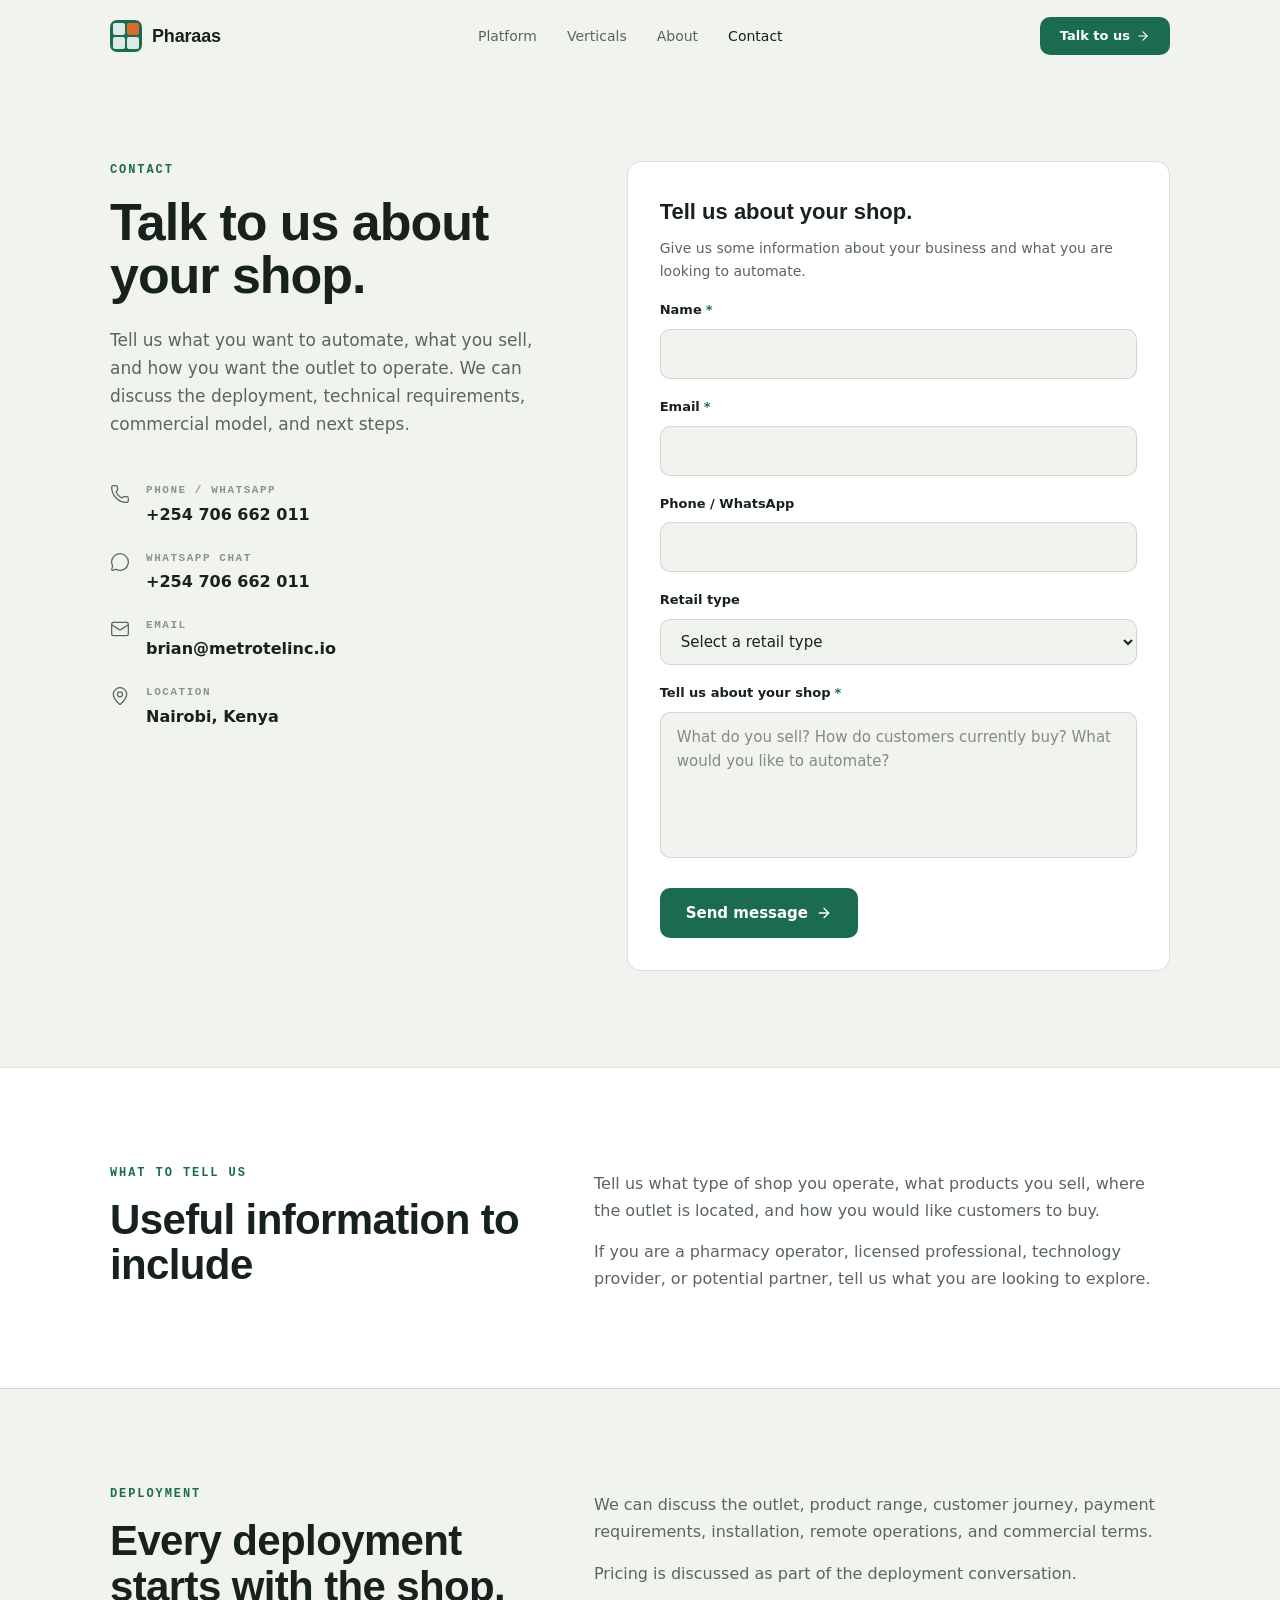
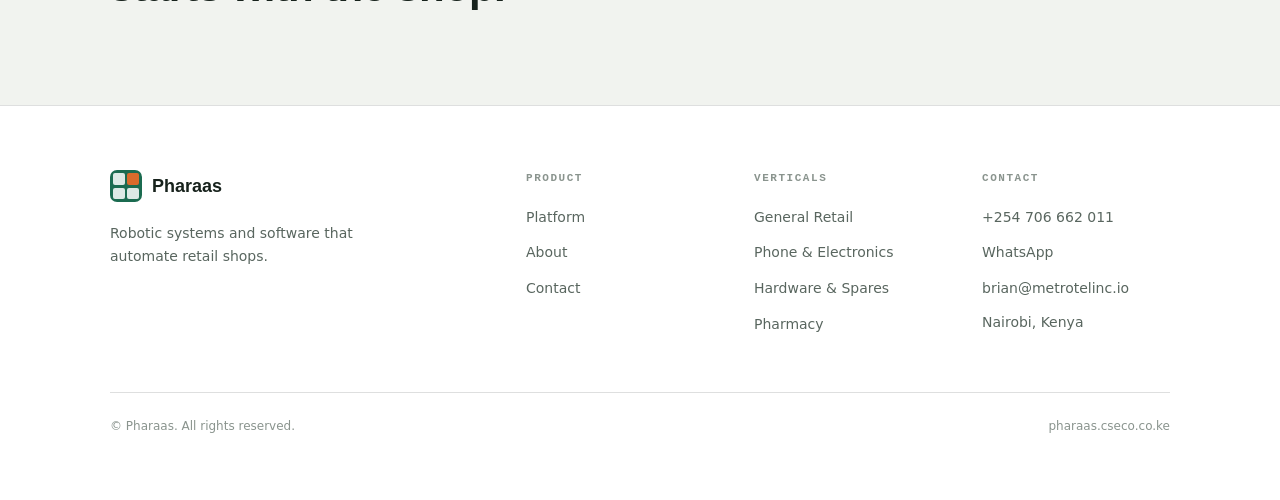
<file: contact/index.html>
<!DOCTYPE html><!--dX0iJeJuOsK3yamjARJ9T--><html lang="en"><head><meta charSet="utf-8"/><meta name="viewport" content="width=device-width, initial-scale=1"/><link rel="stylesheet" href="/_next/static/chunks/f54f66978bfeae3a.css" data-precedence="next"/><link rel="preload" as="script" fetchPriority="low" href="/_next/static/chunks/78f17d245f44ecc2.js"/><script src="/_next/static/chunks/65b96ee02177b1b8.js" async=""></script><script src="/_next/static/chunks/c8d0931fee4b59a2.js" async=""></script><script src="/_next/static/chunks/3f893f5065855c86.js" async=""></script><script src="/_next/static/chunks/turbopack-a428b1386a372f87.js" async=""></script><script src="/_next/static/chunks/aa5488182624ddef.js" async=""></script><script src="/_next/static/chunks/ccd5a61a4aa49379.js" async=""></script><script src="/_next/static/chunks/520024b42e844c3f.js" async=""></script><meta name="theme-color" content="#F1F3EF"/><title>Contact · Pharaas</title><meta name="description" content="Talk to us about your shop. Tell us what you want to automate, what you sell, and how you want the outlet to operate."/><link rel="manifest" href="/manifest.json"/><meta property="og:title" content="Contact · Pharaas"/><meta property="og:description" content="Talk to us about your shop. Tell us what you want to automate, what you sell, and how you want the outlet to operate."/><meta property="og:image" content="https://pharaas.cseco.co.ke/og/contact.png"/><meta name="twitter:card" content="summary_large_image"/><meta name="twitter:title" content="Contact · Pharaas"/><meta name="twitter:description" content="Talk to us about your shop. Tell us what you want to automate, what you sell, and how you want the outlet to operate."/><meta name="twitter:image" content="https://pharaas.cseco.co.ke/og/contact.png"/><link rel="icon" href="/favicon.svg"/><link rel="apple-touch-icon" href="/apple-touch-icon.png"/><script src="/_next/static/chunks/a6dad97d9634a72d.js" noModule=""></script></head><body class="min-h-screen flex flex-col"><div hidden=""><!--$--><!--/$--></div><script type="application/ld+json">[{"@context":"https://schema.org","@type":"Organization","name":"Pharaas","url":"https://pharaas.cseco.co.ke","logo":"https://pharaas.cseco.co.ke/icon-512.png","email":"brian@metrotelinc.io","telephone":"+254706662011","address":{"@type":"PostalAddress","addressLocality":"Nairobi","addressCountry":"KE"}},{"@context":"https://schema.org","@type":"WebSite","name":"Pharaas","url":"https://pharaas.cseco.co.ke"},{"@context":"https://schema.org","@type":"BreadcrumbList","itemListElement":[{"@type":"ListItem","position":1,"name":"Home","item":"https://pharaas.cseco.co.ke"},{"@type":"ListItem","position":2,"name":"Contact","item":"https://pharaas.cseco.co.ke/contact"}]}]</script><header style="position:sticky;top:0;z-index:50;background:transparent;backdrop-filter:none;-webkit-backdrop-filter:none;border-bottom:1px solid transparent;transition:background 300ms, border-color 300ms"><div class="pr-px " style="max-width:1140px;margin:0 auto;padding-left:40px;padding-right:40px;height:72px;display:flex;align-items:center;justify-content:space-between"><a style="display:flex;align-items:center;gap:10px" href="/"><div style="width:32px;height:32px;border-radius:7.04px;background:var(--color-grn);display:grid;grid-template-columns:11.68px 11.68px;grid-template-rows:11.68px 11.68px;gap:2.88px;padding:2.88px"><div style="border-radius:2px;background:rgba(255,255,255,0.85)"></div><div style="border-radius:2px;background:var(--color-sig)"></div><div style="border-radius:2px;background:rgba(255,255,255,0.85)"></div><div style="border-radius:2px;background:rgba(255,255,255,0.85)"></div></div><span class="pr-disp" style="font-weight:700;font-size:18px;letter-spacing:-0.01em;color:var(--color-ink)">Pharaas</span></a><nav class="pr-hm" style="display:flex;align-items:center;gap:30px"><a class="pr-nav" style="font-size:14px;font-weight:500;color:var(--color-mut);transition:color 200ms" href="/platform/">Platform</a><div class="pr-drop"><button type="button" class="pr-nav" style="font-size:14px;font-weight:500;color:var(--color-mut);transition:color 200ms;background:transparent;border:0;padding:0;cursor:pointer;font-family:inherit">Verticals</button><div class="pr-panel"><a href="/verticals/general-retail/">General Retail</a><a href="/verticals/phone-electronics/">Phone &amp; Electronics</a><a href="/verticals/hardware-spares/">Hardware &amp; Spares</a><a href="/verticals/pharmacy/">Pharmacy</a></div></div><a class="pr-nav" style="font-size:14px;font-weight:500;color:var(--color-mut);transition:color 200ms" href="/about/">About</a><a class="pr-nav" style="font-size:14px;font-weight:500;color:var(--color-ink);transition:color 200ms" href="/contact/">Contact</a></nav><div style="display:flex;align-items:center;gap:8px"><a class="pr-btn-a pr-hm" style="display:inline-flex;align-items:center;gap:6px;padding:9px 20px;font-size:13px;font-weight:600;border-radius:10px" href="/contact/">Talk to us <svg xmlns="http://www.w3.org/2000/svg" width="14" height="14" viewBox="0 0 24 24" fill="none" stroke="currentColor" stroke-width="2" stroke-linecap="round" stroke-linejoin="round" class="lucide lucide-arrow-right" aria-hidden="true"><path d="M5 12h14"></path><path d="m12 5 7 7-7 7"></path></svg></a><button class="pr-hd" aria-label="Menu" style="padding:8px;margin-right:-8px;background:transparent;border:0;cursor:pointer;color:var(--color-ink)"><svg xmlns="http://www.w3.org/2000/svg" width="22" height="22" viewBox="0 0 24 24" fill="none" stroke="currentColor" stroke-width="2" stroke-linecap="round" stroke-linejoin="round" class="lucide lucide-menu" aria-hidden="true"><path d="M4 5h16"></path><path d="M4 12h16"></path><path d="M4 19h16"></path></svg></button></div></div></header><main><section class="pr-sp" style="padding-top:88px;padding-bottom:96px"><div class="pr-px " style="max-width:1140px;margin:0 auto;padding-left:40px;padding-right:40px"><div class="pr-g2" style="display:grid;grid-template-columns:1fr 1.2fr;gap:64px"><div><p class="pr-mono" style="font-size:12px;font-weight:600;letter-spacing:0.16em;text-transform:uppercase;color:var(--color-grn)">Contact</p><h1 class="pr-disp pr-h1" style="margin-top:16px;font-size:52px;line-height:1.02;font-weight:700;letter-spacing:-0.02em;color:var(--color-ink)">Talk to us about your shop.</h1><p style="margin-top:24px;font-size:17px;line-height:1.65;color:var(--color-mut)">Tell us what you want to automate, what you sell, and how you want the outlet to operate. We can discuss the deployment, technical requirements, commercial model, and next steps.</p><div style="margin-top:44px;display:flex;flex-direction:column;gap:22px"><a href="tel:+254706662011" class="pr-al" style="display:flex;align-items:flex-start;gap:16px"><svg xmlns="http://www.w3.org/2000/svg" width="20" height="20" viewBox="0 0 24 24" fill="none" stroke="var(--color-mut)" stroke-width="1.5" stroke-linecap="round" stroke-linejoin="round" class="lucide lucide-phone" aria-hidden="true" style="margin-top:2px;flex-shrink:0"><path d="M13.832 16.568a1 1 0 0 0 1.213-.303l.355-.465A2 2 0 0 1 17 15h3a2 2 0 0 1 2 2v3a2 2 0 0 1-2 2A18 18 0 0 1 2 4a2 2 0 0 1 2-2h3a2 2 0 0 1 2 2v3a2 2 0 0 1-.8 1.6l-.468.351a1 1 0 0 0-.292 1.233 14 14 0 0 0 6.392 6.384"></path></svg><div><p class="pr-mono" style="font-size:11px;font-weight:600;letter-spacing:0.14em;text-transform:uppercase;color:var(--color-fnt)">Phone / WhatsApp</p><p style="margin-top:2px;font-size:16px;font-weight:600;color:var(--color-ink)">+254 706 662 011</p></div></a><a href="https://wa.me/254706662011" target="_blank" rel="noopener noreferrer" class="pr-al" style="display:flex;align-items:flex-start;gap:16px"><svg xmlns="http://www.w3.org/2000/svg" width="20" height="20" viewBox="0 0 24 24" fill="none" stroke="var(--color-mut)" stroke-width="1.5" stroke-linecap="round" stroke-linejoin="round" class="lucide lucide-message-circle" aria-hidden="true" style="margin-top:2px;flex-shrink:0"><path d="M2.992 16.342a2 2 0 0 1 .094 1.167l-1.065 3.29a1 1 0 0 0 1.236 1.168l3.413-.998a2 2 0 0 1 1.099.092 10 10 0 1 0-4.777-4.719"></path></svg><div><p class="pr-mono" style="font-size:11px;font-weight:600;letter-spacing:0.14em;text-transform:uppercase;color:var(--color-fnt)">WhatsApp chat</p><p style="margin-top:2px;font-size:16px;font-weight:600;color:var(--color-ink)">+254 706 662 011</p></div></a><a href="mailto:brian@metrotelinc.io" class="pr-al" style="display:flex;align-items:flex-start;gap:16px"><svg xmlns="http://www.w3.org/2000/svg" width="20" height="20" viewBox="0 0 24 24" fill="none" stroke="var(--color-mut)" stroke-width="1.5" stroke-linecap="round" stroke-linejoin="round" class="lucide lucide-mail" aria-hidden="true" style="margin-top:2px;flex-shrink:0"><path d="m22 7-8.991 5.727a2 2 0 0 1-2.009 0L2 7"></path><rect x="2" y="4" width="20" height="16" rx="2"></rect></svg><div><p class="pr-mono" style="font-size:11px;font-weight:600;letter-spacing:0.14em;text-transform:uppercase;color:var(--color-fnt)">Email</p><p style="margin-top:2px;font-size:16px;font-weight:600;color:var(--color-ink)">brian@metrotelinc.io</p></div></a><div style="display:flex;align-items:flex-start;gap:16px"><svg xmlns="http://www.w3.org/2000/svg" width="20" height="20" viewBox="0 0 24 24" fill="none" stroke="var(--color-mut)" stroke-width="1.5" stroke-linecap="round" stroke-linejoin="round" class="lucide lucide-map-pin" aria-hidden="true" style="margin-top:2px;flex-shrink:0"><path d="M20 10c0 4.993-5.539 10.193-7.399 11.799a1 1 0 0 1-1.202 0C9.539 20.193 4 14.993 4 10a8 8 0 0 1 16 0"></path><circle cx="12" cy="10" r="3"></circle></svg><div><p class="pr-mono" style="font-size:11px;font-weight:600;letter-spacing:0.14em;text-transform:uppercase;color:var(--color-fnt)">Location</p><p style="margin-top:2px;font-size:16px;font-weight:600;color:var(--color-ink)">Nairobi, Kenya</p></div></div></div></div><div><form class="pr-card" style="padding:32px;display:flex;flex-direction:column;gap:18px" action="https://formsubmit.co/brian@metrotelinc.io" method="POST"><div><h2 class="pr-disp" style="font-size:22px;font-weight:600;color:var(--color-ink)">Tell us about your shop.</h2><p style="margin-top:8px;font-size:14px;line-height:1.6;color:var(--color-mut)">Give us some information about your business and what you are looking to automate.</p></div><input type="hidden" name="_subject" value="New Pharaas enquiry"/><input type="hidden" name="_captcha" value="false"/><input type="hidden" name="_template" value="table"/><input type="hidden" name="_next" value="https://pharaas.cseco.co.ke/contact?sent=1"/><input type="text" style="display:none" tabindex="-1" autoComplete="off" name="_honey"/><label style="display:block"><span style="display:block;font-size:13px;font-weight:600;color:var(--color-ink);margin-bottom:8px">Name<span style="color:var(--color-grn);margin-left:4px">*</span></span><input type="text" required="" class="pr-input" name="name"/></label><label style="display:block"><span style="display:block;font-size:13px;font-weight:600;color:var(--color-ink);margin-bottom:8px">Email<span style="color:var(--color-grn);margin-left:4px">*</span></span><input type="email" required="" class="pr-input" name="email"/></label><label style="display:block"><span style="display:block;font-size:13px;font-weight:600;color:var(--color-ink);margin-bottom:8px">Phone / WhatsApp</span><input type="tel" class="pr-input" name="phone"/></label><label style="display:block"><span style="display:block;font-size:13px;font-weight:600;color:var(--color-ink);margin-bottom:8px">Retail type</span><select name="retail_type" class="pr-input"><option value="" disabled="" selected="">Select a retail type</option><option value="General Retail">General Retail</option><option value="Phone &amp; Electronics">Phone &amp; Electronics</option><option value="Hardware &amp; Spares">Hardware &amp; Spares</option><option value="Pharmacy">Pharmacy</option><option value="Other">Other</option></select></label><label style="display:block"><span style="display:block;font-size:13px;font-weight:600;color:var(--color-ink);margin-bottom:8px">Tell us about your shop<span style="color:var(--color-grn);margin-left:4px">*</span></span><textarea name="message" required="" rows="5" class="pr-input" placeholder="What do you sell? How do customers currently buy? What would you like to automate?" style="resize:none"></textarea></label><div style="padding-top:4px"><button type="submit" class="pr-btn-a" style="display:inline-flex;align-items:center;gap:8px;padding:13px 26px;font-size:15px;font-weight:600;border-radius:10px;border:0;cursor:pointer">Send message <svg xmlns="http://www.w3.org/2000/svg" width="16" height="16" viewBox="0 0 24 24" fill="none" stroke="currentColor" stroke-width="2" stroke-linecap="round" stroke-linejoin="round" class="lucide lucide-arrow-right" aria-hidden="true"><path d="M5 12h14"></path><path d="m12 5 7 7-7 7"></path></svg></button></div></form></div></div></div></section><section class="pr-sp" style="padding-top:96px;padding-bottom:96px;background:var(--color-panel);border-top:1px solid var(--color-line)"><div class="pr-px " style="max-width:1140px;margin:0 auto;padding-left:40px;padding-right:40px"><div class="pr-g2" style="display:grid;grid-template-columns:minmax(280px, 420px) 1fr;gap:64px;align-items:start"><div style="position:sticky;top:96px"><div style="max-width:720px"><p class="pr-mono" style="font-size:12px;font-weight:600;letter-spacing:0.16em;text-transform:uppercase;color:var(--color-grn)">What to tell us</p><h2 class="pr-disp" style="margin-top:14px;font-size:clamp(28px, 4vw, 42px);line-height:1.08;font-weight:600;letter-spacing:-0.015em;color:var(--color-ink)">Useful information to include</h2></div></div><div><p style="margin-top:6px;font-size:16px;line-height:1.7;color:var(--color-mut)">Tell us what type of shop you operate, what products you sell, where the outlet is located, and how you would like customers to buy.</p><p style="margin-top:14px;font-size:16px;line-height:1.7;color:var(--color-mut)">If you are a pharmacy operator, licensed professional, technology provider, or potential partner, tell us what you are looking to explore.</p></div></div></div></section><section class="pr-sp" style="padding-top:96px;padding-bottom:96px;border-top:1px solid var(--color-line)"><div class="pr-px " style="max-width:1140px;margin:0 auto;padding-left:40px;padding-right:40px"><div class="pr-g2" style="display:grid;grid-template-columns:minmax(280px, 420px) 1fr;gap:64px;align-items:start"><div style="position:sticky;top:96px"><div style="max-width:720px"><p class="pr-mono" style="font-size:12px;font-weight:600;letter-spacing:0.16em;text-transform:uppercase;color:var(--color-grn)">Deployment</p><h2 class="pr-disp" style="margin-top:14px;font-size:clamp(28px, 4vw, 42px);line-height:1.08;font-weight:600;letter-spacing:-0.015em;color:var(--color-ink)">Every deployment starts with the shop.</h2></div></div><div><p style="margin-top:6px;font-size:16px;line-height:1.7;color:var(--color-mut)">We can discuss the outlet, product range, customer journey, payment requirements, installation, remote operations, and commercial terms.</p><p style="margin-top:14px;font-size:16px;line-height:1.7;color:var(--color-mut)">Pricing is discussed as part of the deployment conversation.</p></div></div></div></section></main><footer style="border-top:1px solid var(--color-line);background:var(--color-panel)"><div class="pr-px " style="max-width:1140px;margin:0 auto;padding-left:40px;padding-right:40px;padding-top:64px;padding-bottom:64px"><div class="pr-fg" style="display:grid;grid-template-columns:2fr 1fr 1fr 1fr;gap:40px"><div><div style="display:flex;align-items:center;gap:10px;margin-bottom:20px"><div style="width:32px;height:32px;border-radius:7.04px;background:var(--color-grn);display:grid;grid-template-columns:11.68px 11.68px;grid-template-rows:11.68px 11.68px;gap:2.88px;padding:2.88px"><div style="border-radius:2px;background:rgba(255,255,255,0.85)"></div><div style="border-radius:2px;background:var(--color-sig)"></div><div style="border-radius:2px;background:rgba(255,255,255,0.85)"></div><div style="border-radius:2px;background:rgba(255,255,255,0.85)"></div></div><span class="pr-disp" style="font-weight:700;font-size:18px;color:var(--color-ink)">Pharaas</span></div><p style="font-size:14px;line-height:1.65;color:var(--color-mut);max-width:280px">Robotic systems and software that automate retail shops.</p></div><div><p class="pr-mono" style="font-size:11px;font-weight:600;letter-spacing:0.14em;text-transform:uppercase;color:var(--color-fnt)">Product</p><ul style="margin-top:16px;display:flex;flex-direction:column;gap:10px"><li><a class="pr-fl" style="font-size:14px;color:var(--color-mut);transition:color 200ms" href="/platform/">Platform</a></li><li><a class="pr-fl" style="font-size:14px;color:var(--color-mut);transition:color 200ms" href="/about/">About</a></li><li><a class="pr-fl" style="font-size:14px;color:var(--color-mut);transition:color 200ms" href="/contact/">Contact</a></li></ul></div><div><p class="pr-mono" style="font-size:11px;font-weight:600;letter-spacing:0.14em;text-transform:uppercase;color:var(--color-fnt)">Verticals</p><ul style="margin-top:16px;display:flex;flex-direction:column;gap:10px"><li><a class="pr-fl" style="font-size:14px;color:var(--color-mut);transition:color 200ms" href="/verticals/general-retail/">General Retail</a></li><li><a class="pr-fl" style="font-size:14px;color:var(--color-mut);transition:color 200ms" href="/verticals/phone-electronics/">Phone &amp; Electronics</a></li><li><a class="pr-fl" style="font-size:14px;color:var(--color-mut);transition:color 200ms" href="/verticals/hardware-spares/">Hardware &amp; Spares</a></li><li><a class="pr-fl" style="font-size:14px;color:var(--color-mut);transition:color 200ms" href="/verticals/pharmacy/">Pharmacy</a></li></ul></div><div><p class="pr-mono" style="font-size:11px;font-weight:600;letter-spacing:0.14em;text-transform:uppercase;color:var(--color-fnt)">Contact</p><ul style="margin-top:16px;display:flex;flex-direction:column;gap:10px"><li><a href="tel:+254706662011" class="pr-fl" style="font-size:14px;color:var(--color-mut)">+254 706 662 011</a></li><li><a href="https://wa.me/254706662011" class="pr-fl" target="_blank" rel="noopener noreferrer" style="font-size:14px;color:var(--color-mut)">WhatsApp</a></li><li><a href="mailto:brian@metrotelinc.io" class="pr-fl" style="font-size:14px;color:var(--color-mut)">brian@metrotelinc.io</a></li><li><p style="font-size:14px;color:var(--color-mut)">Nairobi, Kenya</p></li></ul></div></div><div style="margin-top:56px;padding-top:24px;border-top:1px solid var(--color-line);display:flex;flex-wrap:wrap;justify-content:space-between;gap:12px;font-size:12px;color:var(--color-fnt)"><p>© Pharaas. All rights reserved.</p><p>pharaas.cseco.co.ke</p></div></div></footer><!--$--><!--/$--><script src="/_next/static/chunks/78f17d245f44ecc2.js" id="_R_" async=""></script><script>(self.__next_f=self.__next_f||[]).push([0])</script><script>self.__next_f.push([1,"1:\"$Sreact.fragment\"\n2:I[56698,[\"/_next/static/chunks/aa5488182624ddef.js\",\"/_next/static/chunks/ccd5a61a4aa49379.js\"],\"default\"]\n3:I[35109,[\"/_next/static/chunks/aa5488182624ddef.js\",\"/_next/static/chunks/ccd5a61a4aa49379.js\"],\"default\"]\n4:I[2971,[\"/_next/static/chunks/520024b42e844c3f.js\"],\"default\"]\n5:I[93752,[\"/_next/static/chunks/520024b42e844c3f.js\"],\"default\"]\n11:I[57797,[\"/_next/static/chunks/aa5488182624ddef.js\",\"/_next/static/chunks/ccd5a61a4aa49379.js\"],\"default\"]\n:HL[\"/_next/static/chunks/f54f66978bfeae3a.css\",\"style\"]\n"])</script><script>self.__next_f.push([1,"0:{\"P\":null,\"b\":\"dX0iJeJuOsK3yamjARJ9T\",\"c\":[\"\",\"contact\",\"\"],\"q\":\"\",\"i\":false,\"f\":[[[\"\",{\"children\":[\"contact\",{\"children\":[\"__PAGE__\",{}]}]},\"$undefined\",\"$undefined\",true],[[\"$\",\"$1\",\"c\",{\"children\":[[[\"$\",\"link\",\"0\",{\"rel\":\"stylesheet\",\"href\":\"/_next/static/chunks/f54f66978bfeae3a.css\",\"precedence\":\"next\",\"crossOrigin\":\"$undefined\",\"nonce\":\"$undefined\"}]],[\"$\",\"html\",null,{\"lang\":\"en\",\"children\":[\"$\",\"body\",null,{\"className\":\"min-h-screen flex flex-col\",\"children\":[\"$\",\"$L2\",null,{\"parallelRouterKey\":\"children\",\"error\":\"$undefined\",\"errorStyles\":\"$undefined\",\"errorScripts\":\"$undefined\",\"template\":[\"$\",\"$L3\",null,{}],\"templateStyles\":\"$undefined\",\"templateScripts\":\"$undefined\",\"notFound\":[[[\"$\",\"title\",null,{\"children\":\"404: This page could not be found.\"}],[\"$\",\"div\",null,{\"style\":{\"fontFamily\":\"system-ui,\\\"Segoe UI\\\",Roboto,Helvetica,Arial,sans-serif,\\\"Apple Color Emoji\\\",\\\"Segoe UI Emoji\\\"\",\"height\":\"100vh\",\"textAlign\":\"center\",\"display\":\"flex\",\"flexDirection\":\"column\",\"alignItems\":\"center\",\"justifyContent\":\"center\"},\"children\":[\"$\",\"div\",null,{\"children\":[[\"$\",\"style\",null,{\"dangerouslySetInnerHTML\":{\"__html\":\"body{color:#000;background:#fff;margin:0}.next-error-h1{border-right:1px solid rgba(0,0,0,.3)}@media (prefers-color-scheme:dark){body{color:#fff;background:#000}.next-error-h1{border-right:1px solid rgba(255,255,255,.3)}}\"}}],[\"$\",\"h1\",null,{\"className\":\"next-error-h1\",\"style\":{\"display\":\"inline-block\",\"margin\":\"0 20px 0 0\",\"padding\":\"0 23px 0 0\",\"fontSize\":24,\"fontWeight\":500,\"verticalAlign\":\"top\",\"lineHeight\":\"49px\"},\"children\":404}],[\"$\",\"div\",null,{\"style\":{\"display\":\"inline-block\"},\"children\":[\"$\",\"h2\",null,{\"style\":{\"fontSize\":14,\"fontWeight\":400,\"lineHeight\":\"49px\",\"margin\":0},\"children\":\"This page could not be found.\"}]}]]}]}]],[]],\"forbidden\":\"$undefined\",\"unauthorized\":\"$undefined\"}]}]}]]}],{\"children\":[[\"$\",\"$1\",\"c\",{\"children\":[null,[\"$\",\"$L2\",null,{\"parallelRouterKey\":\"children\",\"error\":\"$undefined\",\"errorStyles\":\"$undefined\",\"errorScripts\":\"$undefined\",\"template\":[\"$\",\"$L3\",null,{}],\"templateStyles\":\"$undefined\",\"templateScripts\":\"$undefined\",\"notFound\":\"$undefined\",\"forbidden\":\"$undefined\",\"unauthorized\":\"$undefined\"}]]}],{\"children\":[[\"$\",\"$1\",\"c\",{\"children\":[[[\"$\",\"script\",null,{\"type\":\"application/ld+json\",\"dangerouslySetInnerHTML\":{\"__html\":\"[{\\\"@context\\\":\\\"https://schema.org\\\",\\\"@type\\\":\\\"Organization\\\",\\\"name\\\":\\\"Pharaas\\\",\\\"url\\\":\\\"https://pharaas.cseco.co.ke\\\",\\\"logo\\\":\\\"https://pharaas.cseco.co.ke/icon-512.png\\\",\\\"email\\\":\\\"brian@metrotelinc.io\\\",\\\"telephone\\\":\\\"+254706662011\\\",\\\"address\\\":{\\\"@type\\\":\\\"PostalAddress\\\",\\\"addressLocality\\\":\\\"Nairobi\\\",\\\"addressCountry\\\":\\\"KE\\\"}},{\\\"@context\\\":\\\"https://schema.org\\\",\\\"@type\\\":\\\"WebSite\\\",\\\"name\\\":\\\"Pharaas\\\",\\\"url\\\":\\\"https://pharaas.cseco.co.ke\\\"},{\\\"@context\\\":\\\"https://schema.org\\\",\\\"@type\\\":\\\"BreadcrumbList\\\",\\\"itemListElement\\\":[{\\\"@type\\\":\\\"ListItem\\\",\\\"position\\\":1,\\\"name\\\":\\\"Home\\\",\\\"item\\\":\\\"https://pharaas.cseco.co.ke\\\"},{\\\"@type\\\":\\\"ListItem\\\",\\\"position\\\":2,\\\"name\\\":\\\"Contact\\\",\\\"item\\\":\\\"https://pharaas.cseco.co.ke/contact\\\"}]}]\"}}],[\"$\",\"$L4\",null,{}],[\"$\",\"main\",null,{\"children\":[[\"$\",\"section\",null,{\"className\":\"pr-sp\",\"style\":{\"paddingTop\":88,\"paddingBottom\":96},\"children\":[\"$\",\"div\",null,{\"className\":\"pr-px \",\"style\":{\"maxWidth\":1140,\"margin\":\"0 auto\",\"paddingLeft\":40,\"paddingRight\":40},\"children\":[\"$\",\"div\",null,{\"className\":\"pr-g2\",\"style\":{\"display\":\"grid\",\"gridTemplateColumns\":\"1fr 1.2fr\",\"gap\":64},\"children\":[[\"$\",\"div\",null,{\"children\":[[\"$\",\"p\",null,{\"className\":\"pr-mono\",\"style\":{\"fontSize\":12,\"fontWeight\":600,\"letterSpacing\":\"0.16em\",\"textTransform\":\"uppercase\",\"color\":\"var(--color-grn)\"},\"children\":\"Contact\"}],[\"$\",\"h1\",null,{\"className\":\"pr-disp pr-h1\",\"style\":{\"marginTop\":16,\"fontSize\":52,\"lineHeight\":1.02,\"fontWeight\":700,\"letterSpacing\":\"-0.02em\",\"color\":\"var(--color-ink)\"},\"children\":\"Talk to us about your shop.\"}],[\"$\",\"p\",null,{\"style\":{\"marginTop\":24,\"fontSize\":17,\"lineHeight\":1.65,\"color\":\"var(--color-mut)\"},\"children\":\"Tell us what you want to automate, what you sell, and how you want the outlet to operate. We can discuss the deployment, technical requirements, commercial model, and next steps.\"}],[\"$\",\"div\",null,{\"style\":{\"marginTop\":44,\"display\":\"flex\",\"flexDirection\":\"column\",\"gap\":22},\"children\":[[\"$\",\"a\",\"Phone / WhatsApp\",{\"href\":\"tel:+254706662011\",\"target\":\"$undefined\",\"rel\":\"$undefined\",\"className\":\"pr-al\",\"style\":{\"display\":\"flex\",\"alignItems\":\"flex-start\",\"gap\":16},\"children\":[[\"$\",\"$L5\",null,{\"ref\":\"$undefined\",\"iconNode\":[[\"path\",{\"d\":\"M13.832 16.568a1 1 0 0 0 1.213-.303l.355-.465A2 2 0 0 1 17 15h3a2 2 0 0 1 2 2v3a2 2 0 0 1-2 2A18 18 0 0 1 2 4a2 2 0 0 1 2-2h3a2 2 0 0 1 2 2v3a2 2 0 0 1-.8 1.6l-.468.351a1 1 0 0 0-.292 1.233 14 14 0 0 0 6.392 6.384\",\"key\":\"9njp5v\"}]],\"className\":\"lucide-phone\",\"size\":20,\"strokeWidth\":1.5,\"color\":\"var(--color-mut)\",\"style\":{\"marginTop\":2,\"flexShrink\":0}}],\"$L6\"]}],\"$L7\",\"$L8\",\"$L9\"]}]]}],\"$La\"]}]}]}],\"$Lb\",\"$Lc\"]}],\"$Ld\"],[\"$Le\"],\"$Lf\"]}],{},null,false,false]},null,false,false]},null,false,false],\"$L10\",false]],\"m\":\"$undefined\",\"G\":[\"$11\",[]],\"S\":true}\n"])</script><script>self.__next_f.push([1,"12:I[1247,[\"/_next/static/chunks/520024b42e844c3f.js\"],\"\"]\n14:I[96715,[\"/_next/static/chunks/aa5488182624ddef.js\",\"/_next/static/chunks/ccd5a61a4aa49379.js\"],\"OutletBoundary\"]\n15:\"$Sreact.suspense\"\n17:I[96715,[\"/_next/static/chunks/aa5488182624ddef.js\",\"/_next/static/chunks/ccd5a61a4aa49379.js\"],\"ViewportBoundary\"]\n19:I[96715,[\"/_next/static/chunks/aa5488182624ddef.js\",\"/_next/static/chunks/ccd5a61a4aa49379.js\"],\"MetadataBoundary\"]\n6:[\"$\",\"div\",null,{\"children\":[[\"$\",\"p\",null,{\"className\":\"pr-mono\",\"style\":{\"fontSize\":11,\"fontWeight\":600,\"letterSpacing\":\"0.14em\",\"textTransform\":\"uppercase\",\"color\":\"var(--color-fnt)\"},\"children\":\"Phone / WhatsApp\"}],[\"$\",\"p\",null,{\"style\":{\"marginTop\":2,\"fontSize\":16,\"fontWeight\":600,\"color\":\"var(--color-ink)\"},\"children\":\"+254 706 662 011\"}]]}]\n7:[\"$\",\"a\",\"WhatsApp chat\",{\"href\":\"https://wa.me/254706662011\",\"target\":\"_blank\",\"rel\":\"noopener noreferrer\",\"className\":\"pr-al\",\"style\":{\"display\":\"flex\",\"alignItems\":\"flex-start\",\"gap\":16},\"children\":[[\"$\",\"$L5\",null,{\"ref\":\"$undefined\",\"iconNode\":[[\"path\",{\"d\":\"M2.992 16.342a2 2 0 0 1 .094 1.167l-1.065 3.29a1 1 0 0 0 1.236 1.168l3.413-.998a2 2 0 0 1 1.099.092 10 10 0 1 0-4.777-4.719\",\"key\":\"1sd12s\"}]],\"className\":\"lucide-message-circle\",\"size\":20,\"strokeWidth\":1.5,\"color\":\"var(--color-mut)\",\"style\":{\"marginTop\":2,\"flexShrink\":0}}],[\"$\",\"div\",null,{\"children\":[[\"$\",\"p\",null,{\"className\":\"pr-mono\",\"style\":{\"fontSize\":11,\"fontWeight\":600,\"letterSpacing\":\"0.14em\",\"textTransform\":\"uppercase\",\"color\":\"var(--color-fnt)\"},\"children\":\"WhatsApp chat\"}],[\"$\",\"p\",null,{\"style\":{\"marginTop\":2,\"fontSize\":16,\"fontWeight\":600,\"color\":\"var(--color-ink)\"},\"children\":\"+254 706 662 011\"}]]}]]}]\n8:[\"$\",\"a\",\"Email\",{\"href\":\"mailto:brian@metrotelinc.io\",\"target\":\"$undefined\",\"rel\":\"$undefined\",\"className\":\"pr-al\",\"style\":{\"display\":\"flex\",\"alignItems\":\"flex-start\",\"gap\":16},\"children\":[[\"$\",\"$L5\",null,{\"ref\":\"$undefined\",\"iconNode\":[[\"path\",{\"d\":\"m22 7-8.991 5.727a2 2 0 0 1-2.009 0L2 7\",\"key\":\"132q7q\"}],[\"rect\",{\"x\":\"2\",\"y\":\"4\",\"width\":\"20\",\"height\":\"16\",\"rx\":\"2\",\"key\":\"izxlao\"}]],\"className\":\"lucide-mail\",\"size\":20,\"strokeWidth\":1.5,\"color\":\"var(--color-mut)\",\"style\":{\"marginTop\":2,\"flexShrink\":0}}],[\"$\",\"div\",null,{\"children\":[[\"$\",\"p\",null,{\"className\":\"pr-mono\",\"style\":{\"fontSize\":11,\"fontWeight\":600,\"letterSpacing\":\"0.14em\",\"textTransform\":\"uppercase\",\"color\":\"var(--color-fnt)\"},\"children\":\"Email\"}],[\"$\",\"p\",null,{\"style\":{\"marginTop\":2,\"fontSize\":16,\"fontWeight\":600,\"color\":\"var(--color-ink)\"},\"children\":\"brian@metrotelinc.io\"}]]}]]}]\n9:[\"$\",\"div\",\"Location\",{\"style\":{\"display\":\"flex\",\"alignItems\":\"flex-start\",\"gap\":16},\"children\":[[\"$\",\"$L5\",null,{\"ref\":\"$undefined\",\"iconNode\":[[\"path\",{\"d\":\"M20 10c0 4.993-5.539 10.193-7.399 11.799a1 1 0 0 1-1.202 0C9.539 20.193 4 14.993 4 10a8 8 0 0 1 16 0\",\"key\":\"1r0f0z\"}],[\"circle\",{\"cx\":\"12\",\"cy\":\"10\",\"r\":\"3\",\"key\":\"ilqhr7\"}]],\"className\":\"lucide-map-pin\",\"size\":20,\"strokeWidth\":1.5,\"color\":\"var(--color-mut)\",\"style\":{\"marginTop\":2,\"flexShrink\":0}}],[\"$\",\"div\",null,{\"children\":[[\"$\",\"p\",null,{\"className\":\"pr-mono\",\"style\":{\"fontSize\":11,\"fontWeight\":600,\"letterSpacing\":\"0.14em\",\"textTransform\":\"uppercase\",\"color\":\"var(--color-fnt)\"},\"children\":\"Location\"}],[\"$\",\"p\",null,{\"style\":{\"marginTop\":2,\"fontSize\":16,\"fontWeight\":600,\"color\":\"var(--color-ink)\"},\"children\":\"Nairobi, Kenya\"}]]}]]}]\n"])</script><script>self.__next_f.push([1,"a:[\"$\",\"div\",null,{\"children\":[\"$\",\"form\",null,{\"action\":\"https://formsubmit.co/brian@metrotelinc.io\",\"method\":\"POST\",\"className\":\"pr-card\",\"style\":{\"padding\":32,\"display\":\"flex\",\"flexDirection\":\"column\",\"gap\":18},\"children\":[[\"$\",\"div\",null,{\"children\":[[\"$\",\"h2\",null,{\"className\":\"pr-disp\",\"style\":{\"fontSize\":22,\"fontWeight\":600,\"color\":\"var(--color-ink)\"},\"children\":\"Tell us about your shop.\"}],[\"$\",\"p\",null,{\"style\":{\"marginTop\":8,\"fontSize\":14,\"lineHeight\":1.6,\"color\":\"var(--color-mut)\"},\"children\":\"Give us some information about your business and what you are looking to automate.\"}]]}],[\"$\",\"input\",null,{\"type\":\"hidden\",\"name\":\"_subject\",\"value\":\"New Pharaas enquiry\"}],[\"$\",\"input\",null,{\"type\":\"hidden\",\"name\":\"_captcha\",\"value\":\"false\"}],[\"$\",\"input\",null,{\"type\":\"hidden\",\"name\":\"_template\",\"value\":\"table\"}],[\"$\",\"input\",null,{\"type\":\"hidden\",\"name\":\"_next\",\"value\":\"https://pharaas.cseco.co.ke/contact?sent=1\"}],[\"$\",\"input\",null,{\"type\":\"text\",\"name\":\"_honey\",\"style\":{\"display\":\"none\"},\"tabIndex\":-1,\"autoComplete\":\"off\"}],[\"$\",\"label\",null,{\"style\":{\"display\":\"block\"},\"children\":[[\"$\",\"span\",null,{\"style\":{\"display\":\"block\",\"fontSize\":13,\"fontWeight\":600,\"color\":\"var(--color-ink)\",\"marginBottom\":8},\"children\":[\"Name\",[\"$\",\"span\",null,{\"style\":{\"color\":\"var(--color-grn)\",\"marginLeft\":4},\"children\":\"*\"}]]}],[\"$\",\"input\",null,{\"type\":\"text\",\"name\":\"name\",\"required\":true,\"className\":\"pr-input\",\"placeholder\":\"$undefined\"}]]}],[\"$\",\"label\",null,{\"style\":{\"display\":\"block\"},\"children\":[[\"$\",\"span\",null,{\"style\":{\"display\":\"block\",\"fontSize\":13,\"fontWeight\":600,\"color\":\"var(--color-ink)\",\"marginBottom\":8},\"children\":[\"Email\",[\"$\",\"span\",null,{\"style\":{\"color\":\"var(--color-grn)\",\"marginLeft\":4},\"children\":\"*\"}]]}],[\"$\",\"input\",null,{\"type\":\"email\",\"name\":\"email\",\"required\":true,\"className\":\"pr-input\",\"placeholder\":\"$undefined\"}]]}],[\"$\",\"label\",null,{\"style\":{\"display\":\"block\"},\"children\":[[\"$\",\"span\",null,{\"style\":{\"display\":\"block\",\"fontSize\":13,\"fontWeight\":600,\"color\":\"var(--color-ink)\",\"marginBottom\":8},\"children\":[\"Phone / WhatsApp\",\"$undefined\"]}],[\"$\",\"input\",null,{\"type\":\"tel\",\"name\":\"phone\",\"required\":\"$undefined\",\"className\":\"pr-input\",\"placeholder\":\"$undefined\"}]]}],[\"$\",\"label\",null,{\"style\":{\"display\":\"block\"},\"children\":[[\"$\",\"span\",null,{\"style\":{\"display\":\"block\",\"fontSize\":13,\"fontWeight\":600,\"color\":\"var(--color-ink)\",\"marginBottom\":8},\"children\":[\"Retail type\",\"$undefined\"]}],[\"$\",\"select\",null,{\"name\":\"retail_type\",\"className\":\"pr-input\",\"defaultValue\":\"\",\"children\":[[\"$\",\"option\",null,{\"value\":\"\",\"disabled\":true,\"children\":\"Select a retail type\"}],[[\"$\",\"option\",\"general-retail\",{\"value\":\"General Retail\",\"children\":\"General Retail\"}],[\"$\",\"option\",\"phone-electronics\",{\"value\":\"Phone \u0026 Electronics\",\"children\":\"Phone \u0026 Electronics\"}],[\"$\",\"option\",\"hardware-spares\",{\"value\":\"Hardware \u0026 Spares\",\"children\":\"Hardware \u0026 Spares\"}],[\"$\",\"option\",\"pharmacy\",{\"value\":\"Pharmacy\",\"children\":\"Pharmacy\"}]],[\"$\",\"option\",null,{\"value\":\"Other\",\"children\":\"Other\"}]]}]]}],[\"$\",\"label\",null,{\"style\":{\"display\":\"block\"},\"children\":[[\"$\",\"span\",null,{\"style\":{\"display\":\"block\",\"fontSize\":13,\"fontWeight\":600,\"color\":\"var(--color-ink)\",\"marginBottom\":8},\"children\":[\"Tell us about your shop\",[\"$\",\"span\",null,{\"style\":{\"color\":\"var(--color-grn)\",\"marginLeft\":4},\"children\":\"*\"}]]}],[\"$\",\"textarea\",null,{\"name\":\"message\",\"required\":true,\"rows\":5,\"className\":\"pr-input\",\"placeholder\":\"What do you sell? How do customers currently buy? What would you like to automate?\",\"style\":{\"resize\":\"none\"}}]]}],[\"$\",\"div\",null,{\"style\":{\"paddingTop\":4},\"children\":[\"$\",\"button\",null,{\"type\":\"submit\",\"className\":\"pr-btn-a\",\"style\":{\"display\":\"inline-flex\",\"alignItems\":\"center\",\"gap\":8,\"padding\":\"13px 26px\",\"fontSize\":15,\"fontWeight\":600,\"borderRadius\":10,\"border\":0,\"cursor\":\"pointer\"},\"children\":[\"Send message \",[\"$\",\"$L5\",null,{\"ref\":\"$undefined\",\"iconNode\":[[\"path\",{\"d\":\"M5 12h14\",\"key\":\"1ays0h\"}],[\"path\",{\"d\":\"m12 5 7 7-7 7\",\"key\":\"xquz4c\"}]],\"className\":\"lucide-arrow-right\",\"size\":16}]]}]}]]}]}]\n"])</script><script>self.__next_f.push([1,"b:[\"$\",\"section\",null,{\"className\":\"pr-sp\",\"style\":{\"paddingTop\":96,\"paddingBottom\":96,\"background\":\"var(--color-panel)\",\"borderTop\":\"1px solid var(--color-line)\"},\"children\":[\"$\",\"div\",null,{\"className\":\"pr-px \",\"style\":{\"maxWidth\":1140,\"margin\":\"0 auto\",\"paddingLeft\":40,\"paddingRight\":40},\"children\":[\"$\",\"div\",null,{\"className\":\"pr-g2\",\"style\":{\"display\":\"grid\",\"gridTemplateColumns\":\"minmax(280px, 420px) 1fr\",\"gap\":64,\"alignItems\":\"start\"},\"children\":[[\"$\",\"div\",null,{\"style\":{\"position\":\"sticky\",\"top\":96},\"children\":[\"$\",\"div\",null,{\"style\":{\"maxWidth\":720},\"children\":[[\"$\",\"p\",null,{\"className\":\"pr-mono\",\"style\":{\"fontSize\":12,\"fontWeight\":600,\"letterSpacing\":\"0.16em\",\"textTransform\":\"uppercase\",\"color\":\"var(--color-grn)\"},\"children\":\"What to tell us\"}],[\"$\",\"h2\",null,{\"className\":\"pr-disp\",\"style\":{\"marginTop\":14,\"fontSize\":\"clamp(28px, 4vw, 42px)\",\"lineHeight\":1.08,\"fontWeight\":600,\"letterSpacing\":\"-0.015em\",\"color\":\"var(--color-ink)\"},\"children\":\"Useful information to include\"}],\"$undefined\"]}]}],[\"$\",\"div\",null,{\"children\":[[[\"$\",\"p\",\"0\",{\"style\":{\"marginTop\":6,\"fontSize\":16,\"lineHeight\":1.7,\"color\":\"var(--color-mut)\"},\"children\":\"Tell us what type of shop you operate, what products you sell, where the outlet is located, and how you would like customers to buy.\"}],[\"$\",\"p\",\"1\",{\"style\":{\"marginTop\":14,\"fontSize\":16,\"lineHeight\":1.7,\"color\":\"var(--color-mut)\"},\"children\":\"If you are a pharmacy operator, licensed professional, technology provider, or potential partner, tell us what you are looking to explore.\"}]],\"$undefined\",\"$undefined\"]}]]}]}]}]\n"])</script><script>self.__next_f.push([1,"c:[\"$\",\"section\",null,{\"className\":\"pr-sp\",\"style\":{\"paddingTop\":96,\"paddingBottom\":96,\"background\":\"$undefined\",\"borderTop\":\"1px solid var(--color-line)\"},\"children\":[\"$\",\"div\",null,{\"className\":\"pr-px \",\"style\":{\"maxWidth\":1140,\"margin\":\"0 auto\",\"paddingLeft\":40,\"paddingRight\":40},\"children\":[\"$\",\"div\",null,{\"className\":\"pr-g2\",\"style\":{\"display\":\"grid\",\"gridTemplateColumns\":\"minmax(280px, 420px) 1fr\",\"gap\":64,\"alignItems\":\"start\"},\"children\":[[\"$\",\"div\",null,{\"style\":{\"position\":\"sticky\",\"top\":96},\"children\":[\"$\",\"div\",null,{\"style\":{\"maxWidth\":720},\"children\":[[\"$\",\"p\",null,{\"className\":\"pr-mono\",\"style\":{\"fontSize\":12,\"fontWeight\":600,\"letterSpacing\":\"0.16em\",\"textTransform\":\"uppercase\",\"color\":\"var(--color-grn)\"},\"children\":\"Deployment\"}],[\"$\",\"h2\",null,{\"className\":\"pr-disp\",\"style\":{\"marginTop\":14,\"fontSize\":\"clamp(28px, 4vw, 42px)\",\"lineHeight\":1.08,\"fontWeight\":600,\"letterSpacing\":\"-0.015em\",\"color\":\"var(--color-ink)\"},\"children\":\"Every deployment starts with the shop.\"}],\"$undefined\"]}]}],[\"$\",\"div\",null,{\"children\":[[[\"$\",\"p\",\"0\",{\"style\":{\"marginTop\":6,\"fontSize\":16,\"lineHeight\":1.7,\"color\":\"var(--color-mut)\"},\"children\":\"We can discuss the outlet, product range, customer journey, payment requirements, installation, remote operations, and commercial terms.\"}],[\"$\",\"p\",\"1\",{\"style\":{\"marginTop\":14,\"fontSize\":16,\"lineHeight\":1.7,\"color\":\"var(--color-mut)\"},\"children\":\"Pricing is discussed as part of the deployment conversation.\"}]],\"$undefined\",\"$undefined\"]}]]}]}]}]\n"])</script><script>self.__next_f.push([1,"d:[\"$\",\"footer\",null,{\"style\":{\"borderTop\":\"1px solid var(--color-line)\",\"background\":\"var(--color-panel)\"},\"children\":[\"$\",\"div\",null,{\"className\":\"pr-px \",\"style\":{\"maxWidth\":1140,\"margin\":\"0 auto\",\"paddingLeft\":40,\"paddingRight\":40,\"paddingTop\":64,\"paddingBottom\":64},\"children\":[[\"$\",\"div\",null,{\"className\":\"pr-fg\",\"style\":{\"display\":\"grid\",\"gridTemplateColumns\":\"2fr 1fr 1fr 1fr\",\"gap\":40},\"children\":[[\"$\",\"div\",null,{\"children\":[[\"$\",\"div\",null,{\"style\":{\"display\":\"flex\",\"alignItems\":\"center\",\"gap\":10,\"marginBottom\":20},\"children\":[[\"$\",\"div\",null,{\"style\":{\"width\":32,\"height\":32,\"borderRadius\":7.04,\"background\":\"var(--color-grn)\",\"display\":\"grid\",\"gridTemplateColumns\":\"11.68px 11.68px\",\"gridTemplateRows\":\"11.68px 11.68px\",\"gap\":2.88,\"padding\":2.88},\"children\":[[\"$\",\"div\",\"0\",{\"style\":{\"borderRadius\":2,\"background\":\"rgba(255,255,255,0.85)\"}}],[\"$\",\"div\",\"1\",{\"style\":{\"borderRadius\":2,\"background\":\"var(--color-sig)\"}}],[\"$\",\"div\",\"2\",{\"style\":{\"borderRadius\":2,\"background\":\"rgba(255,255,255,0.85)\"}}],[\"$\",\"div\",\"3\",{\"style\":{\"borderRadius\":2,\"background\":\"rgba(255,255,255,0.85)\"}}]]}],[\"$\",\"span\",null,{\"className\":\"pr-disp\",\"style\":{\"fontWeight\":700,\"fontSize\":18,\"color\":\"var(--color-ink)\"},\"children\":\"Pharaas\"}]]}],[\"$\",\"p\",null,{\"style\":{\"fontSize\":14,\"lineHeight\":1.65,\"color\":\"var(--color-mut)\",\"maxWidth\":280},\"children\":\"Robotic systems and software that automate retail shops.\"}]]}],[[\"$\",\"div\",\"Product\",{\"children\":[[\"$\",\"p\",null,{\"className\":\"pr-mono\",\"style\":{\"fontSize\":11,\"fontWeight\":600,\"letterSpacing\":\"0.14em\",\"textTransform\":\"uppercase\",\"color\":\"var(--color-fnt)\"},\"children\":\"Product\"}],[\"$\",\"ul\",null,{\"style\":{\"marginTop\":16,\"display\":\"flex\",\"flexDirection\":\"column\",\"gap\":10},\"children\":[[\"$\",\"li\",\"/platform\",{\"children\":[\"$\",\"$L12\",null,{\"href\":\"/platform\",\"className\":\"pr-fl\",\"style\":{\"fontSize\":14,\"color\":\"var(--color-mut)\",\"transition\":\"color 200ms\"},\"children\":\"Platform\"}]}],[\"$\",\"li\",\"/about\",{\"children\":[\"$\",\"$L12\",null,{\"href\":\"/about\",\"className\":\"pr-fl\",\"style\":{\"fontSize\":14,\"color\":\"var(--color-mut)\",\"transition\":\"color 200ms\"},\"children\":\"About\"}]}],[\"$\",\"li\",\"/contact\",{\"children\":[\"$\",\"$L12\",null,{\"href\":\"/contact\",\"className\":\"pr-fl\",\"style\":{\"fontSize\":14,\"color\":\"var(--color-mut)\",\"transition\":\"color 200ms\"},\"children\":\"Contact\"}]}]]}]]}],[\"$\",\"div\",\"Verticals\",{\"children\":[[\"$\",\"p\",null,{\"className\":\"pr-mono\",\"style\":{\"fontSize\":11,\"fontWeight\":600,\"letterSpacing\":\"0.14em\",\"textTransform\":\"uppercase\",\"color\":\"var(--color-fnt)\"},\"children\":\"Verticals\"}],[\"$\",\"ul\",null,{\"style\":{\"marginTop\":16,\"display\":\"flex\",\"flexDirection\":\"column\",\"gap\":10},\"children\":[[\"$\",\"li\",\"/verticals/general-retail\",{\"children\":[\"$\",\"$L12\",null,{\"href\":\"/verticals/general-retail\",\"className\":\"pr-fl\",\"style\":{\"fontSize\":14,\"color\":\"var(--color-mut)\",\"transition\":\"color 200ms\"},\"children\":\"General Retail\"}]}],[\"$\",\"li\",\"/verticals/phone-electronics\",{\"children\":[\"$\",\"$L12\",null,{\"href\":\"/verticals/phone-electronics\",\"className\":\"pr-fl\",\"style\":{\"fontSize\":14,\"color\":\"var(--color-mut)\",\"transition\":\"color 200ms\"},\"children\":\"Phone \u0026 Electronics\"}]}],[\"$\",\"li\",\"/verticals/hardware-spares\",{\"children\":[\"$\",\"$L12\",null,{\"href\":\"/verticals/hardware-spares\",\"className\":\"pr-fl\",\"style\":{\"fontSize\":14,\"color\":\"var(--color-mut)\",\"transition\":\"color 200ms\"},\"children\":\"Hardware \u0026 Spares\"}]}],[\"$\",\"li\",\"/verticals/pharmacy\",{\"children\":[\"$\",\"$L12\",null,{\"href\":\"/verticals/pharmacy\",\"className\":\"pr-fl\",\"style\":{\"fontSize\":14,\"color\":\"var(--color-mut)\",\"transition\":\"color 200ms\"},\"children\":\"Pharmacy\"}]}]]}]]}]],[\"$\",\"div\",null,{\"children\":[[\"$\",\"p\",null,{\"className\":\"pr-mono\",\"style\":{\"fontSize\":11,\"fontWeight\":600,\"letterSpacing\":\"0.14em\",\"textTransform\":\"uppercase\",\"color\":\"var(--color-fnt)\"},\"children\":\"Contact\"}],[\"$\",\"ul\",null,{\"style\":{\"marginTop\":16,\"display\":\"flex\",\"flexDirection\":\"column\",\"gap\":10},\"children\":[[\"$\",\"li\",null,{\"children\":[\"$\",\"a\",null,{\"href\":\"tel:+254706662011\",\"className\":\"pr-fl\",\"style\":{\"fontSize\":14,\"color\":\"var(--color-mut)\"},\"children\":\"+254 706 662 011\"}]}],[\"$\",\"li\",null,{\"children\":[\"$\",\"a\",null,{\"href\":\"https://wa.me/254706662011\",\"className\":\"pr-fl\",\"target\":\"_blank\",\"rel\":\"noopener noreferrer\",\"style\":{\"fontSize\":14,\"color\":\"var(--color-mut)\"},\"children\":\"WhatsApp\"}]}],[\"$\",\"li\",null,{\"children\":[\"$\",\"a\",null,{\"href\":\"mailto:brian@metrotelinc.io\",\"className\":\"pr-fl\",\"style\":{\"fontSize\":14,\"color\":\"var(--color-mut)\"},\"children\":\"brian@metrotelinc.io\"}]}],[\"$\",\"li\",null,{\"children\":[\"$\",\"p\",null,{\"style\":{\"fontSize\":14,\"color\":\"var(--color-mut)\"},\"children\":\"Nairobi, Kenya\"}]}]]}]]}]]}],[\"$\",\"div\",null,{\"style\":{\"marginTop\":56,\"paddingTop\":24,\"borderTop\":\"1px solid var(--color-line)\",\"display\":\"flex\",\"flexWrap\":\"wrap\",\"justifyContent\":\"space-between\",\"gap\":12,\"fontSize\":12,\"color\":\"var(--color-fnt)\"},\"children\":[[\"$\",\"p\",null,{\"children\":\"© Pharaas. All rights reserved.\"}],\"$L13\"]}]]}]}]\n"])</script><script>self.__next_f.push([1,"e:[\"$\",\"script\",\"script-0\",{\"src\":\"/_next/static/chunks/520024b42e844c3f.js\",\"async\":true,\"nonce\":\"$undefined\"}]\nf:[\"$\",\"$L14\",null,{\"children\":[\"$\",\"$15\",null,{\"name\":\"Next.MetadataOutlet\",\"children\":\"$@16\"}]}]\n10:[\"$\",\"$1\",\"h\",{\"children\":[null,[\"$\",\"$L17\",null,{\"children\":\"$@18\"}],[\"$\",\"div\",null,{\"hidden\":true,\"children\":[\"$\",\"$L19\",null,{\"children\":[\"$\",\"$15\",null,{\"name\":\"Next.Metadata\",\"children\":\"$@1a\"}]}]}],null]}]\n"])</script><script>self.__next_f.push([1,"13:[\"$\",\"p\",null,{\"children\":\"pharaas.cseco.co.ke\"}]\n"])</script><script>self.__next_f.push([1,"18:[[\"$\",\"meta\",\"0\",{\"charSet\":\"utf-8\"}],[\"$\",\"meta\",\"1\",{\"name\":\"viewport\",\"content\":\"width=device-width, initial-scale=1\"}],[\"$\",\"meta\",\"2\",{\"name\":\"theme-color\",\"content\":\"#F1F3EF\"}]]\n"])</script><script>self.__next_f.push([1,"1b:I[17276,[\"/_next/static/chunks/aa5488182624ddef.js\",\"/_next/static/chunks/ccd5a61a4aa49379.js\"],\"IconMark\"]\n1a:[[\"$\",\"title\",\"0\",{\"children\":\"Contact · Pharaas\"}],[\"$\",\"meta\",\"1\",{\"name\":\"description\",\"content\":\"Talk to us about your shop. Tell us what you want to automate, what you sell, and how you want the outlet to operate.\"}],[\"$\",\"link\",\"2\",{\"rel\":\"manifest\",\"href\":\"/manifest.json\",\"crossOrigin\":\"$undefined\"}],[\"$\",\"meta\",\"3\",{\"property\":\"og:title\",\"content\":\"Contact · Pharaas\"}],[\"$\",\"meta\",\"4\",{\"property\":\"og:description\",\"content\":\"Talk to us about your shop. Tell us what you want to automate, what you sell, and how you want the outlet to operate.\"}],[\"$\",\"meta\",\"5\",{\"property\":\"og:image\",\"content\":\"https://pharaas.cseco.co.ke/og/contact.png\"}],[\"$\",\"meta\",\"6\",{\"name\":\"twitter:card\",\"content\":\"summary_large_image\"}],[\"$\",\"meta\",\"7\",{\"name\":\"twitter:title\",\"content\":\"Contact · Pharaas\"}],[\"$\",\"meta\",\"8\",{\"name\":\"twitter:description\",\"content\":\"Talk to us about your shop. Tell us what you want to automate, what you sell, and how you want the outlet to operate.\"}],[\"$\",\"meta\",\"9\",{\"name\":\"twitter:image\",\"content\":\"https://pharaas.cseco.co.ke/og/contact.png\"}],[\"$\",\"link\",\"10\",{\"rel\":\"icon\",\"href\":\"/favicon.svg\"}],[\"$\",\"link\",\"11\",{\"rel\":\"apple-touch-icon\",\"href\":\"/apple-touch-icon.png\"}],[\"$\",\"$L1b\",\"12\",{}]]\n16:null\n"])</script></body></html>
</file>
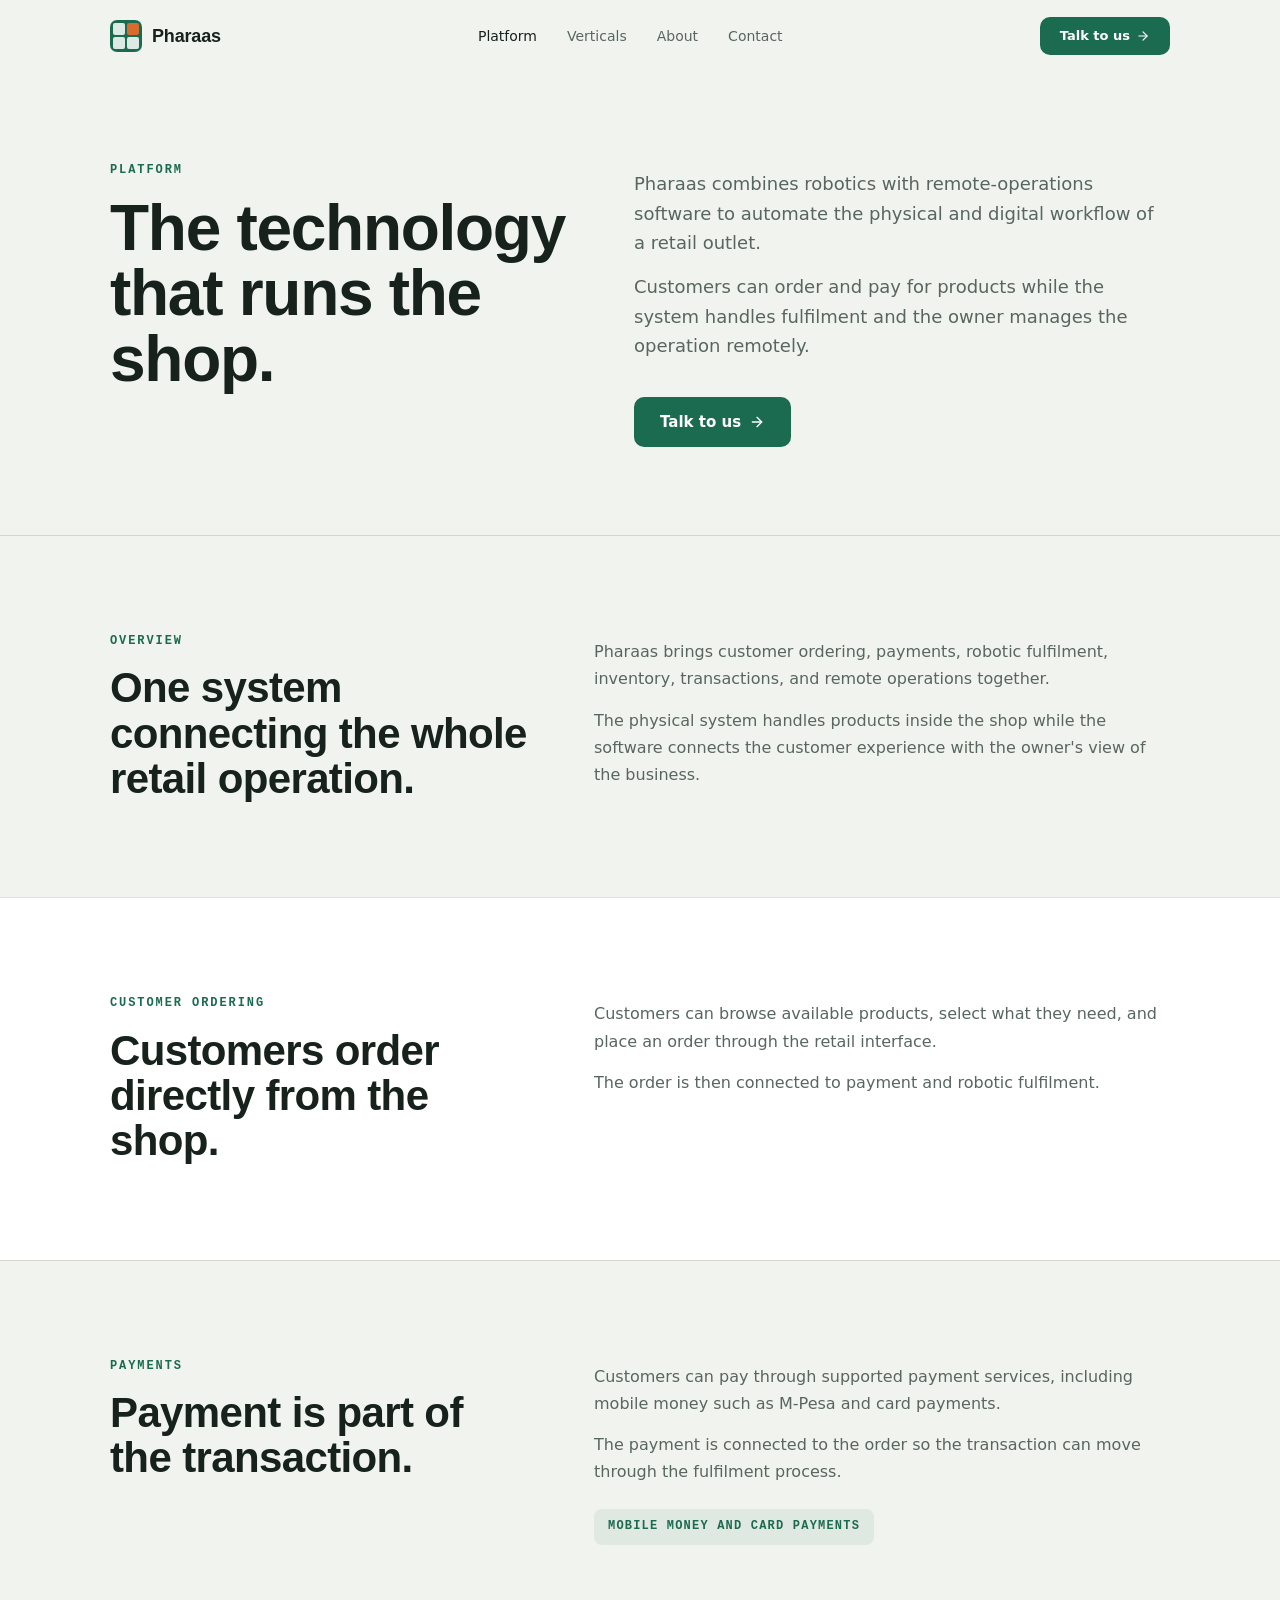
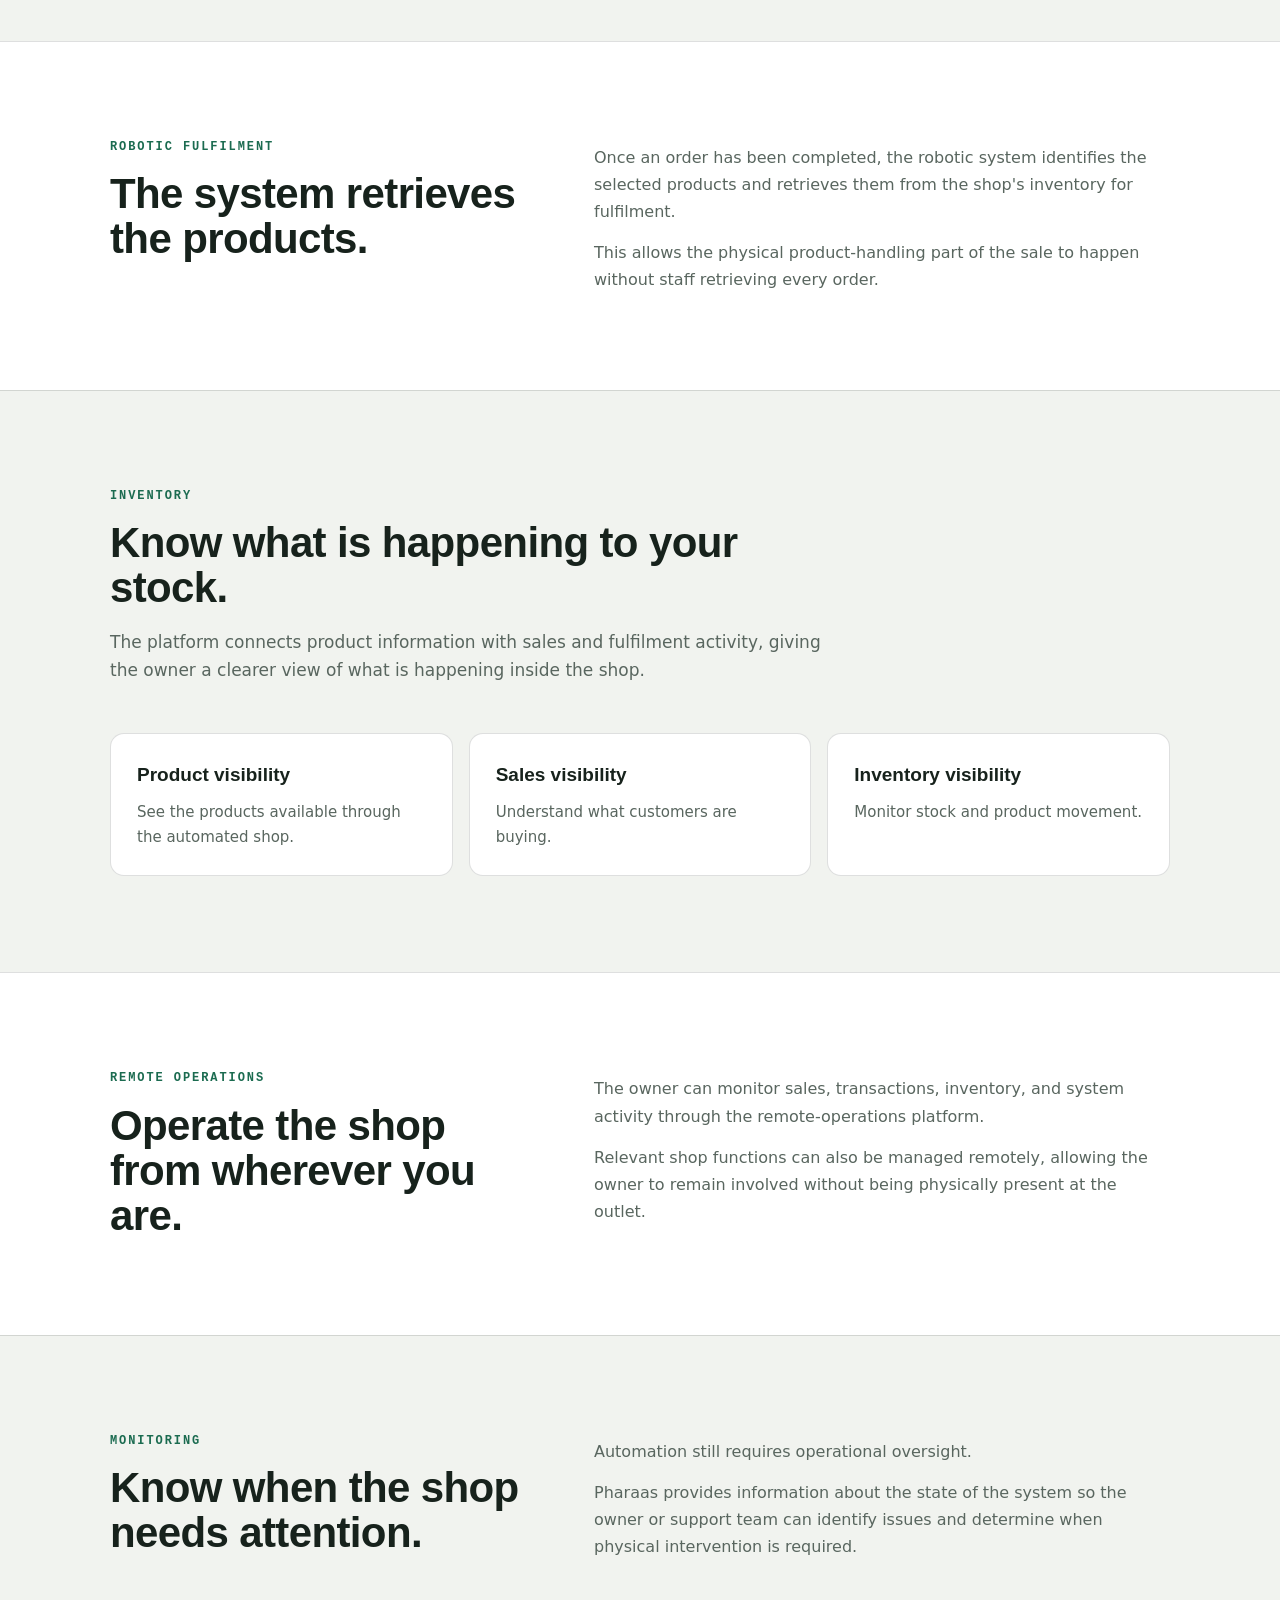
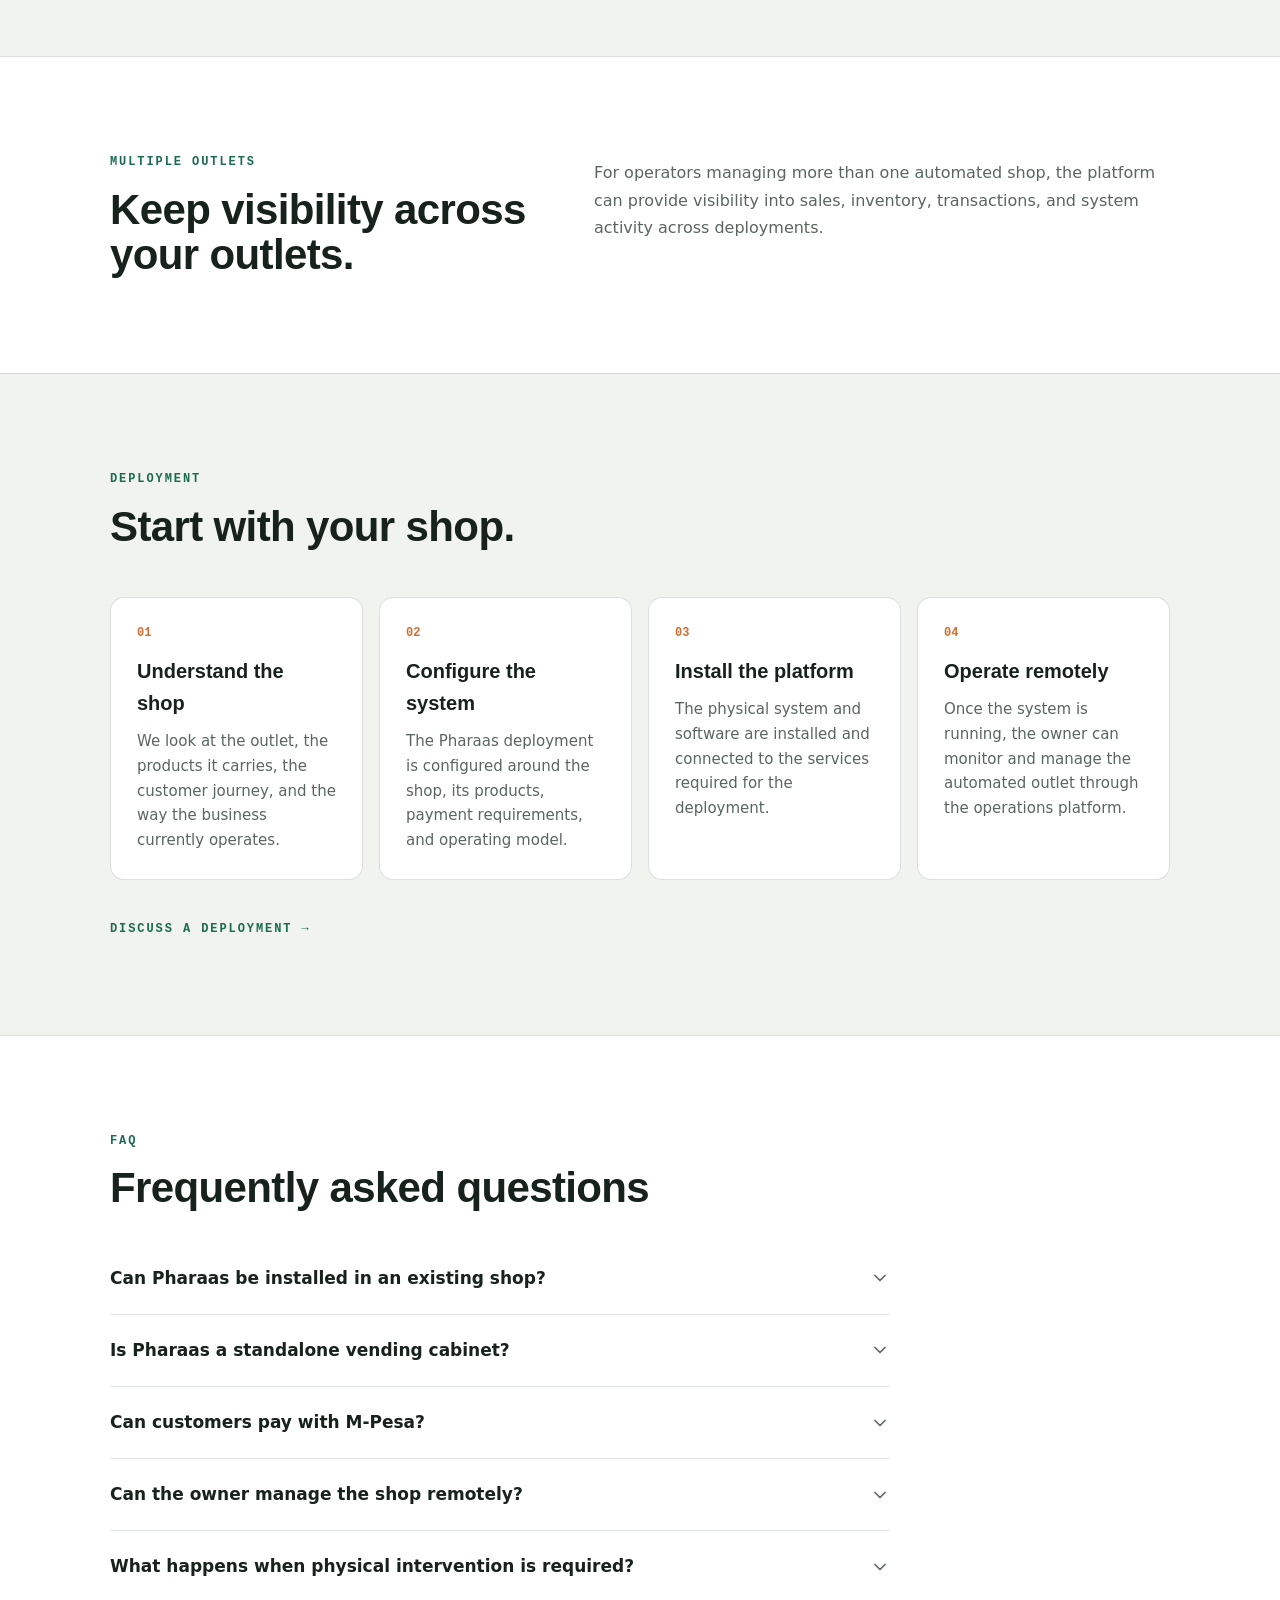
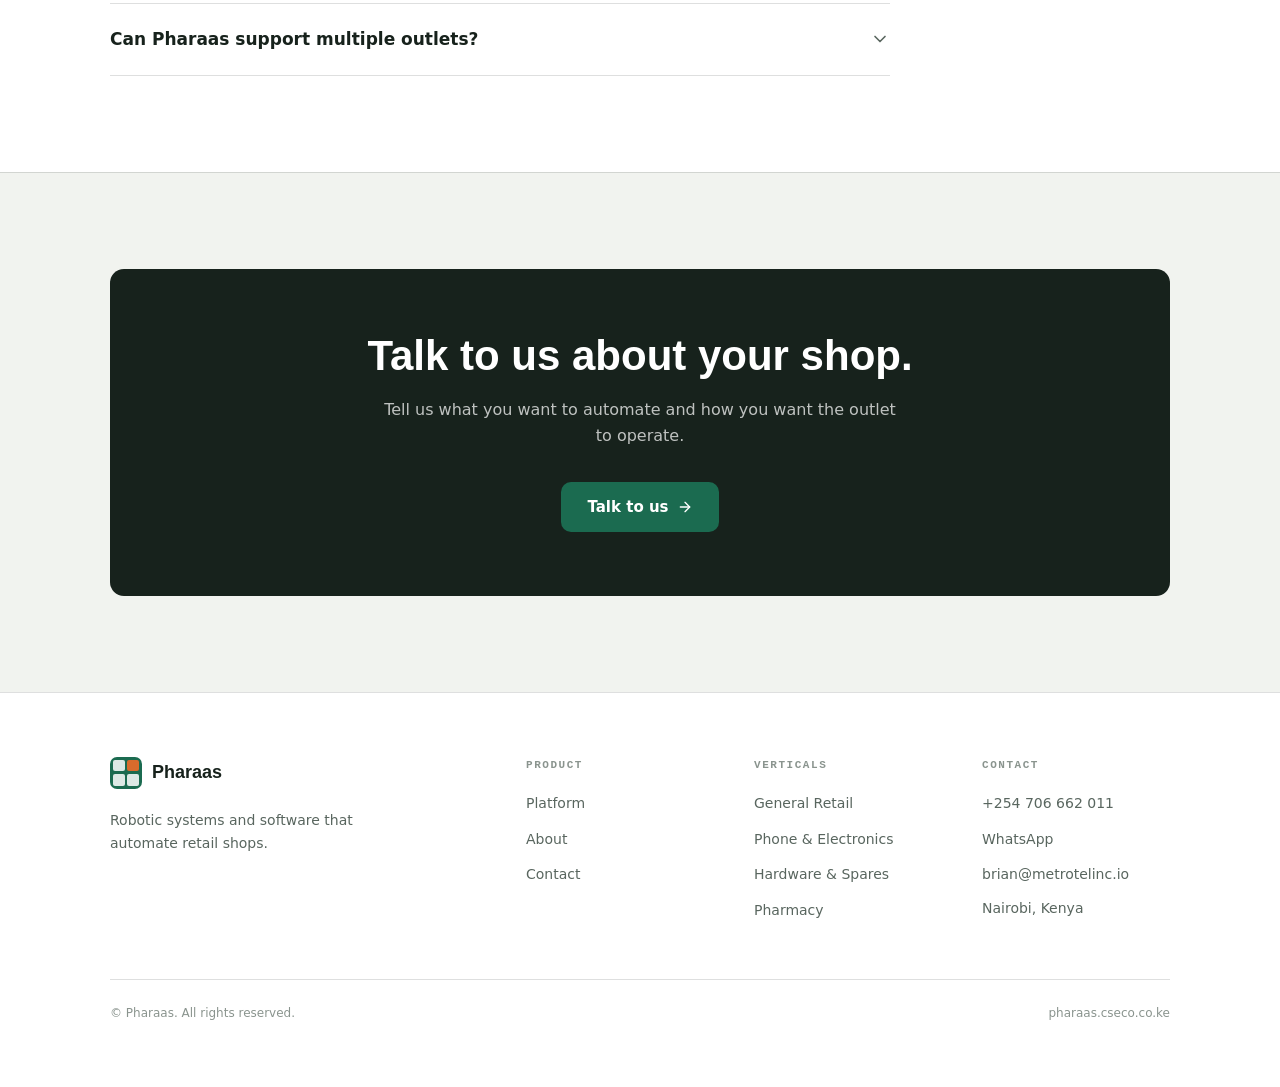
<file: platform/index.html>
<!DOCTYPE html><!--dX0iJeJuOsK3yamjARJ9T--><html lang="en"><head><meta charSet="utf-8"/><meta name="viewport" content="width=device-width, initial-scale=1"/><link rel="stylesheet" href="/_next/static/chunks/f54f66978bfeae3a.css" data-precedence="next"/><link rel="preload" as="script" fetchPriority="low" href="/_next/static/chunks/78f17d245f44ecc2.js"/><script src="/_next/static/chunks/65b96ee02177b1b8.js" async=""></script><script src="/_next/static/chunks/c8d0931fee4b59a2.js" async=""></script><script src="/_next/static/chunks/3f893f5065855c86.js" async=""></script><script src="/_next/static/chunks/turbopack-a428b1386a372f87.js" async=""></script><script src="/_next/static/chunks/aa5488182624ddef.js" async=""></script><script src="/_next/static/chunks/ccd5a61a4aa49379.js" async=""></script><script src="/_next/static/chunks/87ae4b7f87ada826.js" async=""></script><meta name="theme-color" content="#F1F3EF"/><title>Platform · Pharaas</title><meta name="description" content="Pharaas combines robotics with remote-operations software to automate the physical and digital workflow of a retail outlet."/><link rel="manifest" href="/manifest.json"/><meta property="og:title" content="Platform · Pharaas"/><meta property="og:description" content="Pharaas combines robotics with remote-operations software to automate the physical and digital workflow of a retail outlet."/><meta property="og:image" content="https://pharaas.cseco.co.ke/og/platform.png"/><meta name="twitter:card" content="summary_large_image"/><meta name="twitter:title" content="Platform · Pharaas"/><meta name="twitter:description" content="Pharaas combines robotics with remote-operations software to automate the physical and digital workflow of a retail outlet."/><meta name="twitter:image" content="https://pharaas.cseco.co.ke/og/platform.png"/><link rel="icon" href="/favicon.svg"/><link rel="apple-touch-icon" href="/apple-touch-icon.png"/><script src="/_next/static/chunks/a6dad97d9634a72d.js" noModule=""></script></head><body class="min-h-screen flex flex-col"><div hidden=""><!--$--><!--/$--></div><script type="application/ld+json">[{"@context":"https://schema.org","@type":"Organization","name":"Pharaas","url":"https://pharaas.cseco.co.ke","logo":"https://pharaas.cseco.co.ke/icon-512.png","email":"brian@metrotelinc.io","telephone":"+254706662011","address":{"@type":"PostalAddress","addressLocality":"Nairobi","addressCountry":"KE"}},{"@context":"https://schema.org","@type":"WebSite","name":"Pharaas","url":"https://pharaas.cseco.co.ke"},{"@context":"https://schema.org","@type":"BreadcrumbList","itemListElement":[{"@type":"ListItem","position":1,"name":"Home","item":"https://pharaas.cseco.co.ke"},{"@type":"ListItem","position":2,"name":"Platform","item":"https://pharaas.cseco.co.ke/platform"}]}]</script><header style="position:sticky;top:0;z-index:50;background:transparent;backdrop-filter:none;-webkit-backdrop-filter:none;border-bottom:1px solid transparent;transition:background 300ms, border-color 300ms"><div class="pr-px " style="max-width:1140px;margin:0 auto;padding-left:40px;padding-right:40px;height:72px;display:flex;align-items:center;justify-content:space-between"><a style="display:flex;align-items:center;gap:10px" href="/"><div style="width:32px;height:32px;border-radius:7.04px;background:var(--color-grn);display:grid;grid-template-columns:11.68px 11.68px;grid-template-rows:11.68px 11.68px;gap:2.88px;padding:2.88px"><div style="border-radius:2px;background:rgba(255,255,255,0.85)"></div><div style="border-radius:2px;background:var(--color-sig)"></div><div style="border-radius:2px;background:rgba(255,255,255,0.85)"></div><div style="border-radius:2px;background:rgba(255,255,255,0.85)"></div></div><span class="pr-disp" style="font-weight:700;font-size:18px;letter-spacing:-0.01em;color:var(--color-ink)">Pharaas</span></a><nav class="pr-hm" style="display:flex;align-items:center;gap:30px"><a class="pr-nav" style="font-size:14px;font-weight:500;color:var(--color-ink);transition:color 200ms" href="/platform/">Platform</a><div class="pr-drop"><button type="button" class="pr-nav" style="font-size:14px;font-weight:500;color:var(--color-mut);transition:color 200ms;background:transparent;border:0;padding:0;cursor:pointer;font-family:inherit">Verticals</button><div class="pr-panel"><a href="/verticals/general-retail/">General Retail</a><a href="/verticals/phone-electronics/">Phone &amp; Electronics</a><a href="/verticals/hardware-spares/">Hardware &amp; Spares</a><a href="/verticals/pharmacy/">Pharmacy</a></div></div><a class="pr-nav" style="font-size:14px;font-weight:500;color:var(--color-mut);transition:color 200ms" href="/about/">About</a><a class="pr-nav" style="font-size:14px;font-weight:500;color:var(--color-mut);transition:color 200ms" href="/contact/">Contact</a></nav><div style="display:flex;align-items:center;gap:8px"><a class="pr-btn-a pr-hm" style="display:inline-flex;align-items:center;gap:6px;padding:9px 20px;font-size:13px;font-weight:600;border-radius:10px" href="/contact/">Talk to us <svg xmlns="http://www.w3.org/2000/svg" width="14" height="14" viewBox="0 0 24 24" fill="none" stroke="currentColor" stroke-width="2" stroke-linecap="round" stroke-linejoin="round" class="lucide lucide-arrow-right" aria-hidden="true"><path d="M5 12h14"></path><path d="m12 5 7 7-7 7"></path></svg></a><button class="pr-hd" aria-label="Menu" style="padding:8px;margin-right:-8px;background:transparent;border:0;cursor:pointer;color:var(--color-ink)"><svg xmlns="http://www.w3.org/2000/svg" width="22" height="22" viewBox="0 0 24 24" fill="none" stroke="currentColor" stroke-width="2" stroke-linecap="round" stroke-linejoin="round" class="lucide lucide-menu" aria-hidden="true"><path d="M4 5h16"></path><path d="M4 12h16"></path><path d="M4 19h16"></path></svg></button></div></div></header><main><section class="pr-sp" style="padding-top:88px;padding-bottom:88px"><div class="pr-px " style="max-width:1140px;margin:0 auto;padding-left:40px;padding-right:40px"><div class="pr-g2" style="display:grid;grid-template-columns:minmax(280px, 460px) 1fr;gap:64px;align-items:start"><div style="position:sticky;top:96px"><p class="pr-mono" style="font-size:12px;font-weight:600;letter-spacing:0.16em;text-transform:uppercase;color:var(--color-grn)">Platform</p><h1 class="pr-disp pr-h1" style="margin-top:16px;font-size:clamp(42px, 6vw, 64px);line-height:1.02;font-weight:700;letter-spacing:-0.02em;color:var(--color-ink)">The technology that runs the shop.</h1></div><div style="padding-top:8px"><div style="margin-top:0;display:flex;flex-direction:column;gap:14px"><p style="font-size:18px;line-height:1.65;color:var(--color-mut);max-width:620px">Pharaas combines robotics with remote-operations software to automate the physical and digital workflow of a retail outlet.</p><p style="font-size:18px;line-height:1.65;color:var(--color-mut);max-width:620px">Customers can order and pay for products while the system handles fulfilment and the owner manages the operation remotely.</p></div><div style="margin-top:36px;display:flex;flex-wrap:wrap;gap:12px"><a href="/contact" class="pr-btn-a" style="display:inline-flex;align-items:center;justify-content:center;gap:8px;padding:13px 26px;font-size:15px;font-weight:600;border-radius:10px">Talk to us<svg xmlns="http://www.w3.org/2000/svg" width="16" height="16" viewBox="0 0 24 24" fill="none" stroke="currentColor" stroke-width="2" stroke-linecap="round" stroke-linejoin="round" class="lucide lucide-arrow-right" aria-hidden="true"><path d="M5 12h14"></path><path d="m12 5 7 7-7 7"></path></svg></a></div></div></div></div></section><section class="pr-sp" style="padding-top:96px;padding-bottom:96px;border-top:1px solid var(--color-line)"><div class="pr-px " style="max-width:1140px;margin:0 auto;padding-left:40px;padding-right:40px"><div class="pr-g2" style="display:grid;grid-template-columns:minmax(280px, 420px) 1fr;gap:64px;align-items:start"><div style="position:sticky;top:96px"><div style="max-width:720px"><p class="pr-mono" style="font-size:12px;font-weight:600;letter-spacing:0.16em;text-transform:uppercase;color:var(--color-grn)">Overview</p><h2 class="pr-disp" style="margin-top:14px;font-size:clamp(28px, 4vw, 42px);line-height:1.08;font-weight:600;letter-spacing:-0.015em;color:var(--color-ink)">One system connecting the whole retail operation.</h2></div></div><div><p style="margin-top:6px;font-size:16px;line-height:1.7;color:var(--color-mut)">Pharaas brings customer ordering, payments, robotic fulfilment, inventory, transactions, and remote operations together.</p><p style="margin-top:14px;font-size:16px;line-height:1.7;color:var(--color-mut)">The physical system handles products inside the shop while the software connects the customer experience with the owner&#x27;s view of the business.</p></div></div></div></section><section class="pr-sp" style="padding-top:96px;padding-bottom:96px;background:var(--color-panel);border-top:1px solid var(--color-line)"><div class="pr-px " style="max-width:1140px;margin:0 auto;padding-left:40px;padding-right:40px"><div class="pr-g2" style="display:grid;grid-template-columns:minmax(280px, 420px) 1fr;gap:64px;align-items:start"><div style="position:sticky;top:96px"><div style="max-width:720px"><p class="pr-mono" style="font-size:12px;font-weight:600;letter-spacing:0.16em;text-transform:uppercase;color:var(--color-grn)">Customer ordering</p><h2 class="pr-disp" style="margin-top:14px;font-size:clamp(28px, 4vw, 42px);line-height:1.08;font-weight:600;letter-spacing:-0.015em;color:var(--color-ink)">Customers order directly from the shop.</h2></div></div><div><p style="margin-top:6px;font-size:16px;line-height:1.7;color:var(--color-mut)">Customers can browse available products, select what they need, and place an order through the retail interface.</p><p style="margin-top:14px;font-size:16px;line-height:1.7;color:var(--color-mut)">The order is then connected to payment and robotic fulfilment.</p></div></div></div></section><section class="pr-sp" style="padding-top:96px;padding-bottom:96px;border-top:1px solid var(--color-line)"><div class="pr-px " style="max-width:1140px;margin:0 auto;padding-left:40px;padding-right:40px"><div class="pr-g2" style="display:grid;grid-template-columns:minmax(280px, 420px) 1fr;gap:64px;align-items:start"><div style="position:sticky;top:96px"><div style="max-width:720px"><p class="pr-mono" style="font-size:12px;font-weight:600;letter-spacing:0.16em;text-transform:uppercase;color:var(--color-grn)">Payments</p><h2 class="pr-disp" style="margin-top:14px;font-size:clamp(28px, 4vw, 42px);line-height:1.08;font-weight:600;letter-spacing:-0.015em;color:var(--color-ink)">Payment is part of the transaction.</h2></div></div><div><p style="margin-top:6px;font-size:16px;line-height:1.7;color:var(--color-mut)">Customers can pay through supported payment services, including mobile money such as M-Pesa and card payments.</p><p style="margin-top:14px;font-size:16px;line-height:1.7;color:var(--color-mut)">The payment is connected to the order so the transaction can move through the fulfilment process.</p><p class="pr-mono" style="margin-top:24px;display:inline-block;padding:8px 14px;border-radius:8px;background:var(--color-grn-t);font-size:12px;font-weight:600;letter-spacing:0.1em;text-transform:uppercase;color:var(--color-grn)">Mobile money and card payments</p></div></div></div></section><section class="pr-sp" style="padding-top:96px;padding-bottom:96px;background:var(--color-panel);border-top:1px solid var(--color-line)"><div class="pr-px " style="max-width:1140px;margin:0 auto;padding-left:40px;padding-right:40px"><div class="pr-g2" style="display:grid;grid-template-columns:minmax(280px, 420px) 1fr;gap:64px;align-items:start"><div style="position:sticky;top:96px"><div style="max-width:720px"><p class="pr-mono" style="font-size:12px;font-weight:600;letter-spacing:0.16em;text-transform:uppercase;color:var(--color-grn)">Robotic fulfilment</p><h2 class="pr-disp" style="margin-top:14px;font-size:clamp(28px, 4vw, 42px);line-height:1.08;font-weight:600;letter-spacing:-0.015em;color:var(--color-ink)">The system retrieves the products.</h2></div></div><div><p style="margin-top:6px;font-size:16px;line-height:1.7;color:var(--color-mut)">Once an order has been completed, the robotic system identifies the selected products and retrieves them from the shop&#x27;s inventory for fulfilment.</p><p style="margin-top:14px;font-size:16px;line-height:1.7;color:var(--color-mut)">This allows the physical product-handling part of the sale to happen without staff retrieving every order.</p></div></div></div></section><section class="pr-sp" style="padding-top:96px;padding-bottom:96px;border-top:1px solid var(--color-line)"><div class="pr-px " style="max-width:1140px;margin:0 auto;padding-left:40px;padding-right:40px"><div style="max-width:720px"><p class="pr-mono" style="font-size:12px;font-weight:600;letter-spacing:0.16em;text-transform:uppercase;color:var(--color-grn)">Inventory</p><h2 class="pr-disp" style="margin-top:14px;font-size:clamp(28px, 4vw, 42px);line-height:1.08;font-weight:600;letter-spacing:-0.015em;color:var(--color-ink)">Know what is happening to your stock.</h2><p style="margin-top:18px;font-size:17px;line-height:1.65;color:var(--color-mut)">The platform connects product information with sales and fulfilment activity, giving the owner a clearer view of what is happening inside the shop.</p></div><div class="pr-g3" style="margin-top:48px;display:grid;grid-template-columns:repeat(3, 1fr);gap:16px"><div class="pr-card" style="padding:26px"><h3 class="pr-disp" style="font-size:19px;font-weight:600;color:var(--color-ink)">Product visibility</h3><p style="margin-top:10px;font-size:15px;line-height:1.65;color:var(--color-mut)">See the products available through the automated shop.</p></div><div class="pr-card" style="padding:26px"><h3 class="pr-disp" style="font-size:19px;font-weight:600;color:var(--color-ink)">Sales visibility</h3><p style="margin-top:10px;font-size:15px;line-height:1.65;color:var(--color-mut)">Understand what customers are buying.</p></div><div class="pr-card" style="padding:26px"><h3 class="pr-disp" style="font-size:19px;font-weight:600;color:var(--color-ink)">Inventory visibility</h3><p style="margin-top:10px;font-size:15px;line-height:1.65;color:var(--color-mut)">Monitor stock and product movement.</p></div></div></div></section><section class="pr-sp" style="padding-top:96px;padding-bottom:96px;background:var(--color-panel);border-top:1px solid var(--color-line)"><div class="pr-px " style="max-width:1140px;margin:0 auto;padding-left:40px;padding-right:40px"><div class="pr-g2" style="display:grid;grid-template-columns:minmax(280px, 420px) 1fr;gap:64px;align-items:start"><div style="position:sticky;top:96px"><div style="max-width:720px"><p class="pr-mono" style="font-size:12px;font-weight:600;letter-spacing:0.16em;text-transform:uppercase;color:var(--color-grn)">Remote operations</p><h2 class="pr-disp" style="margin-top:14px;font-size:clamp(28px, 4vw, 42px);line-height:1.08;font-weight:600;letter-spacing:-0.015em;color:var(--color-ink)">Operate the shop from wherever you are.</h2></div></div><div><p style="margin-top:6px;font-size:16px;line-height:1.7;color:var(--color-mut)">The owner can monitor sales, transactions, inventory, and system activity through the remote-operations platform.</p><p style="margin-top:14px;font-size:16px;line-height:1.7;color:var(--color-mut)">Relevant shop functions can also be managed remotely, allowing the owner to remain involved without being physically present at the outlet.</p></div></div></div></section><section class="pr-sp" style="padding-top:96px;padding-bottom:96px;border-top:1px solid var(--color-line)"><div class="pr-px " style="max-width:1140px;margin:0 auto;padding-left:40px;padding-right:40px"><div class="pr-g2" style="display:grid;grid-template-columns:minmax(280px, 420px) 1fr;gap:64px;align-items:start"><div style="position:sticky;top:96px"><div style="max-width:720px"><p class="pr-mono" style="font-size:12px;font-weight:600;letter-spacing:0.16em;text-transform:uppercase;color:var(--color-grn)">Monitoring</p><h2 class="pr-disp" style="margin-top:14px;font-size:clamp(28px, 4vw, 42px);line-height:1.08;font-weight:600;letter-spacing:-0.015em;color:var(--color-ink)">Know when the shop needs attention.</h2></div></div><div><p style="margin-top:6px;font-size:16px;line-height:1.7;color:var(--color-mut)">Automation still requires operational oversight.</p><p style="margin-top:14px;font-size:16px;line-height:1.7;color:var(--color-mut)">Pharaas provides information about the state of the system so the owner or support team can identify issues and determine when physical intervention is required.</p></div></div></div></section><section class="pr-sp" style="padding-top:96px;padding-bottom:96px;background:var(--color-panel);border-top:1px solid var(--color-line)"><div class="pr-px " style="max-width:1140px;margin:0 auto;padding-left:40px;padding-right:40px"><div class="pr-g2" style="display:grid;grid-template-columns:minmax(280px, 420px) 1fr;gap:64px;align-items:start"><div style="position:sticky;top:96px"><div style="max-width:720px"><p class="pr-mono" style="font-size:12px;font-weight:600;letter-spacing:0.16em;text-transform:uppercase;color:var(--color-grn)">Multiple outlets</p><h2 class="pr-disp" style="margin-top:14px;font-size:clamp(28px, 4vw, 42px);line-height:1.08;font-weight:600;letter-spacing:-0.015em;color:var(--color-ink)">Keep visibility across your outlets.</h2></div></div><div><p style="margin-top:6px;font-size:16px;line-height:1.7;color:var(--color-mut)">For operators managing more than one automated shop, the platform can provide visibility into sales, inventory, transactions, and system activity across deployments.</p></div></div></div></section><section class="pr-sp" style="padding-top:96px;padding-bottom:96px;border-top:1px solid var(--color-line)"><div class="pr-px " style="max-width:1140px;margin:0 auto;padding-left:40px;padding-right:40px"><div style="max-width:720px"><p class="pr-mono" style="font-size:12px;font-weight:600;letter-spacing:0.16em;text-transform:uppercase;color:var(--color-grn)">Deployment</p><h2 class="pr-disp" style="margin-top:14px;font-size:clamp(28px, 4vw, 42px);line-height:1.08;font-weight:600;letter-spacing:-0.015em;color:var(--color-ink)">Start with your shop.</h2></div><div class="pr-g4" style="margin-top:48px;display:grid;grid-template-columns:repeat(4, 1fr);gap:16px"><div class="pr-card" style="padding:26px"><p class="pr-mono" style="font-size:12px;font-weight:600;color:var(--color-sig)">01</p><h3 class="pr-disp" style="margin-top:12px;font-size:20px;font-weight:600;color:var(--color-ink)">Understand the shop</h3><p style="margin-top:10px;font-size:15px;line-height:1.65;color:var(--color-mut)">We look at the outlet, the products it carries, the customer journey, and the way the business currently operates.</p></div><div class="pr-card" style="padding:26px"><p class="pr-mono" style="font-size:12px;font-weight:600;color:var(--color-sig)">02</p><h3 class="pr-disp" style="margin-top:12px;font-size:20px;font-weight:600;color:var(--color-ink)">Configure the system</h3><p style="margin-top:10px;font-size:15px;line-height:1.65;color:var(--color-mut)">The Pharaas deployment is configured around the shop, its products, payment requirements, and operating model.</p></div><div class="pr-card" style="padding:26px"><p class="pr-mono" style="font-size:12px;font-weight:600;color:var(--color-sig)">03</p><h3 class="pr-disp" style="margin-top:12px;font-size:20px;font-weight:600;color:var(--color-ink)">Install the platform</h3><p style="margin-top:10px;font-size:15px;line-height:1.65;color:var(--color-mut)">The physical system and software are installed and connected to the services required for the deployment.</p></div><div class="pr-card" style="padding:26px"><p class="pr-mono" style="font-size:12px;font-weight:600;color:var(--color-sig)">04</p><h3 class="pr-disp" style="margin-top:12px;font-size:20px;font-weight:600;color:var(--color-ink)">Operate remotely</h3><p style="margin-top:10px;font-size:15px;line-height:1.65;color:var(--color-mut)">Once the system is running, the owner can monitor and manage the automated outlet through the operations platform.</p></div></div><div style="margin-top:40px"><p class="pr-mono" style="font-size:12px;font-weight:600;letter-spacing:0.16em;text-transform:uppercase;color:var(--color-grn)"><a href="/contact" class="pr-al" style="color:var(--color-grn)">Discuss a deployment →</a></p></div></div></section><section class="pr-sp" style="padding-top:96px;padding-bottom:96px;background:var(--color-panel);border-top:1px solid var(--color-line)"><div class="pr-px " style="max-width:1140px;margin:0 auto;padding-left:40px;padding-right:40px"><div style="max-width:720px"><p class="pr-mono" style="font-size:12px;font-weight:600;letter-spacing:0.16em;text-transform:uppercase;color:var(--color-grn)">FAQ</p><h2 class="pr-disp" style="margin-top:14px;font-size:clamp(28px, 4vw, 42px);line-height:1.08;font-weight:600;letter-spacing:-0.015em;color:var(--color-ink)">Frequently asked questions</h2></div><div style="margin-top:32px;max-width:780px"><div style="border-bottom:1px solid var(--color-line)"><button aria-expanded="false" style="width:100%;padding:22px 0;display:flex;align-items:center;gap:20px;text-align:left;background:transparent;border:0;cursor:pointer;color:inherit;font-family:inherit"><span style="flex:1;font-size:17px;font-weight:600;color:var(--color-ink)">Can Pharaas be installed in an existing shop?</span><svg xmlns="http://www.w3.org/2000/svg" width="20" height="20" viewBox="0 0 24 24" fill="none" stroke="var(--color-mut)" stroke-width="2" stroke-linecap="round" stroke-linejoin="round" class="lucide lucide-chevron-down" aria-hidden="true" style="flex-shrink:0;transform:none;transition:transform 200ms"><path d="m6 9 6 6 6-6"></path></svg></button></div><div style="border-bottom:1px solid var(--color-line)"><button aria-expanded="false" style="width:100%;padding:22px 0;display:flex;align-items:center;gap:20px;text-align:left;background:transparent;border:0;cursor:pointer;color:inherit;font-family:inherit"><span style="flex:1;font-size:17px;font-weight:600;color:var(--color-ink)">Is Pharaas a standalone vending cabinet?</span><svg xmlns="http://www.w3.org/2000/svg" width="20" height="20" viewBox="0 0 24 24" fill="none" stroke="var(--color-mut)" stroke-width="2" stroke-linecap="round" stroke-linejoin="round" class="lucide lucide-chevron-down" aria-hidden="true" style="flex-shrink:0;transform:none;transition:transform 200ms"><path d="m6 9 6 6 6-6"></path></svg></button></div><div style="border-bottom:1px solid var(--color-line)"><button aria-expanded="false" style="width:100%;padding:22px 0;display:flex;align-items:center;gap:20px;text-align:left;background:transparent;border:0;cursor:pointer;color:inherit;font-family:inherit"><span style="flex:1;font-size:17px;font-weight:600;color:var(--color-ink)">Can customers pay with M-Pesa?</span><svg xmlns="http://www.w3.org/2000/svg" width="20" height="20" viewBox="0 0 24 24" fill="none" stroke="var(--color-mut)" stroke-width="2" stroke-linecap="round" stroke-linejoin="round" class="lucide lucide-chevron-down" aria-hidden="true" style="flex-shrink:0;transform:none;transition:transform 200ms"><path d="m6 9 6 6 6-6"></path></svg></button></div><div style="border-bottom:1px solid var(--color-line)"><button aria-expanded="false" style="width:100%;padding:22px 0;display:flex;align-items:center;gap:20px;text-align:left;background:transparent;border:0;cursor:pointer;color:inherit;font-family:inherit"><span style="flex:1;font-size:17px;font-weight:600;color:var(--color-ink)">Can the owner manage the shop remotely?</span><svg xmlns="http://www.w3.org/2000/svg" width="20" height="20" viewBox="0 0 24 24" fill="none" stroke="var(--color-mut)" stroke-width="2" stroke-linecap="round" stroke-linejoin="round" class="lucide lucide-chevron-down" aria-hidden="true" style="flex-shrink:0;transform:none;transition:transform 200ms"><path d="m6 9 6 6 6-6"></path></svg></button></div><div style="border-bottom:1px solid var(--color-line)"><button aria-expanded="false" style="width:100%;padding:22px 0;display:flex;align-items:center;gap:20px;text-align:left;background:transparent;border:0;cursor:pointer;color:inherit;font-family:inherit"><span style="flex:1;font-size:17px;font-weight:600;color:var(--color-ink)">What happens when physical intervention is required?</span><svg xmlns="http://www.w3.org/2000/svg" width="20" height="20" viewBox="0 0 24 24" fill="none" stroke="var(--color-mut)" stroke-width="2" stroke-linecap="round" stroke-linejoin="round" class="lucide lucide-chevron-down" aria-hidden="true" style="flex-shrink:0;transform:none;transition:transform 200ms"><path d="m6 9 6 6 6-6"></path></svg></button></div><div style="border-bottom:1px solid var(--color-line)"><button aria-expanded="false" style="width:100%;padding:22px 0;display:flex;align-items:center;gap:20px;text-align:left;background:transparent;border:0;cursor:pointer;color:inherit;font-family:inherit"><span style="flex:1;font-size:17px;font-weight:600;color:var(--color-ink)">Can Pharaas support multiple outlets?</span><svg xmlns="http://www.w3.org/2000/svg" width="20" height="20" viewBox="0 0 24 24" fill="none" stroke="var(--color-mut)" stroke-width="2" stroke-linecap="round" stroke-linejoin="round" class="lucide lucide-chevron-down" aria-hidden="true" style="flex-shrink:0;transform:none;transition:transform 200ms"><path d="m6 9 6 6 6-6"></path></svg></button></div></div></div></section><section class="pr-sp" style="padding-top:96px;padding-bottom:96px;border-top:1px solid var(--color-line)"><div class="pr-px " style="max-width:1140px;margin:0 auto;padding-left:40px;padding-right:40px"><div class="pr-card" style="padding:64px 40px;text-align:center;background:var(--color-ink);border:0"><h2 class="pr-disp" style="font-size:clamp(28px, 4vw, 42px);line-height:1.1;font-weight:600;color:#fff">Talk to us about your shop.</h2><p style="margin:18px auto 0;max-width:520px;font-size:16px;line-height:1.65;color:rgba(255,255,255,0.72)">Tell us what you want to automate and how you want the outlet to operate.</p><div style="margin-top:32px"><a href="/contact" class="pr-btn-a" style="display:inline-flex;align-items:center;justify-content:center;gap:8px;padding:13px 26px;font-size:15px;font-weight:600;border-radius:10px">Talk to us<svg xmlns="http://www.w3.org/2000/svg" width="16" height="16" viewBox="0 0 24 24" fill="none" stroke="currentColor" stroke-width="2" stroke-linecap="round" stroke-linejoin="round" class="lucide lucide-arrow-right" aria-hidden="true"><path d="M5 12h14"></path><path d="m12 5 7 7-7 7"></path></svg></a></div></div></div></section></main><footer style="border-top:1px solid var(--color-line);background:var(--color-panel)"><div class="pr-px " style="max-width:1140px;margin:0 auto;padding-left:40px;padding-right:40px;padding-top:64px;padding-bottom:64px"><div class="pr-fg" style="display:grid;grid-template-columns:2fr 1fr 1fr 1fr;gap:40px"><div><div style="display:flex;align-items:center;gap:10px;margin-bottom:20px"><div style="width:32px;height:32px;border-radius:7.04px;background:var(--color-grn);display:grid;grid-template-columns:11.68px 11.68px;grid-template-rows:11.68px 11.68px;gap:2.88px;padding:2.88px"><div style="border-radius:2px;background:rgba(255,255,255,0.85)"></div><div style="border-radius:2px;background:var(--color-sig)"></div><div style="border-radius:2px;background:rgba(255,255,255,0.85)"></div><div style="border-radius:2px;background:rgba(255,255,255,0.85)"></div></div><span class="pr-disp" style="font-weight:700;font-size:18px;color:var(--color-ink)">Pharaas</span></div><p style="font-size:14px;line-height:1.65;color:var(--color-mut);max-width:280px">Robotic systems and software that automate retail shops.</p></div><div><p class="pr-mono" style="font-size:11px;font-weight:600;letter-spacing:0.14em;text-transform:uppercase;color:var(--color-fnt)">Product</p><ul style="margin-top:16px;display:flex;flex-direction:column;gap:10px"><li><a class="pr-fl" style="font-size:14px;color:var(--color-mut);transition:color 200ms" href="/platform/">Platform</a></li><li><a class="pr-fl" style="font-size:14px;color:var(--color-mut);transition:color 200ms" href="/about/">About</a></li><li><a class="pr-fl" style="font-size:14px;color:var(--color-mut);transition:color 200ms" href="/contact/">Contact</a></li></ul></div><div><p class="pr-mono" style="font-size:11px;font-weight:600;letter-spacing:0.14em;text-transform:uppercase;color:var(--color-fnt)">Verticals</p><ul style="margin-top:16px;display:flex;flex-direction:column;gap:10px"><li><a class="pr-fl" style="font-size:14px;color:var(--color-mut);transition:color 200ms" href="/verticals/general-retail/">General Retail</a></li><li><a class="pr-fl" style="font-size:14px;color:var(--color-mut);transition:color 200ms" href="/verticals/phone-electronics/">Phone &amp; Electronics</a></li><li><a class="pr-fl" style="font-size:14px;color:var(--color-mut);transition:color 200ms" href="/verticals/hardware-spares/">Hardware &amp; Spares</a></li><li><a class="pr-fl" style="font-size:14px;color:var(--color-mut);transition:color 200ms" href="/verticals/pharmacy/">Pharmacy</a></li></ul></div><div><p class="pr-mono" style="font-size:11px;font-weight:600;letter-spacing:0.14em;text-transform:uppercase;color:var(--color-fnt)">Contact</p><ul style="margin-top:16px;display:flex;flex-direction:column;gap:10px"><li><a href="tel:+254706662011" class="pr-fl" style="font-size:14px;color:var(--color-mut)">+254 706 662 011</a></li><li><a href="https://wa.me/254706662011" class="pr-fl" target="_blank" rel="noopener noreferrer" style="font-size:14px;color:var(--color-mut)">WhatsApp</a></li><li><a href="mailto:brian@metrotelinc.io" class="pr-fl" style="font-size:14px;color:var(--color-mut)">brian@metrotelinc.io</a></li><li><p style="font-size:14px;color:var(--color-mut)">Nairobi, Kenya</p></li></ul></div></div><div style="margin-top:56px;padding-top:24px;border-top:1px solid var(--color-line);display:flex;flex-wrap:wrap;justify-content:space-between;gap:12px;font-size:12px;color:var(--color-fnt)"><p>© Pharaas. All rights reserved.</p><p>pharaas.cseco.co.ke</p></div></div></footer><!--$--><!--/$--><script src="/_next/static/chunks/78f17d245f44ecc2.js" id="_R_" async=""></script><script>(self.__next_f=self.__next_f||[]).push([0])</script><script>self.__next_f.push([1,"1:\"$Sreact.fragment\"\n2:I[56698,[\"/_next/static/chunks/aa5488182624ddef.js\",\"/_next/static/chunks/ccd5a61a4aa49379.js\"],\"default\"]\n3:I[35109,[\"/_next/static/chunks/aa5488182624ddef.js\",\"/_next/static/chunks/ccd5a61a4aa49379.js\"],\"default\"]\n4:I[2971,[\"/_next/static/chunks/87ae4b7f87ada826.js\"],\"default\"]\n15:I[57797,[\"/_next/static/chunks/aa5488182624ddef.js\",\"/_next/static/chunks/ccd5a61a4aa49379.js\"],\"default\"]\n:HL[\"/_next/static/chunks/f54f66978bfeae3a.css\",\"style\"]\n"])</script><script>self.__next_f.push([1,"0:{\"P\":null,\"b\":\"dX0iJeJuOsK3yamjARJ9T\",\"c\":[\"\",\"platform\",\"\"],\"q\":\"\",\"i\":false,\"f\":[[[\"\",{\"children\":[\"platform\",{\"children\":[\"__PAGE__\",{}]}]},\"$undefined\",\"$undefined\",true],[[\"$\",\"$1\",\"c\",{\"children\":[[[\"$\",\"link\",\"0\",{\"rel\":\"stylesheet\",\"href\":\"/_next/static/chunks/f54f66978bfeae3a.css\",\"precedence\":\"next\",\"crossOrigin\":\"$undefined\",\"nonce\":\"$undefined\"}]],[\"$\",\"html\",null,{\"lang\":\"en\",\"children\":[\"$\",\"body\",null,{\"className\":\"min-h-screen flex flex-col\",\"children\":[\"$\",\"$L2\",null,{\"parallelRouterKey\":\"children\",\"error\":\"$undefined\",\"errorStyles\":\"$undefined\",\"errorScripts\":\"$undefined\",\"template\":[\"$\",\"$L3\",null,{}],\"templateStyles\":\"$undefined\",\"templateScripts\":\"$undefined\",\"notFound\":[[[\"$\",\"title\",null,{\"children\":\"404: This page could not be found.\"}],[\"$\",\"div\",null,{\"style\":{\"fontFamily\":\"system-ui,\\\"Segoe UI\\\",Roboto,Helvetica,Arial,sans-serif,\\\"Apple Color Emoji\\\",\\\"Segoe UI Emoji\\\"\",\"height\":\"100vh\",\"textAlign\":\"center\",\"display\":\"flex\",\"flexDirection\":\"column\",\"alignItems\":\"center\",\"justifyContent\":\"center\"},\"children\":[\"$\",\"div\",null,{\"children\":[[\"$\",\"style\",null,{\"dangerouslySetInnerHTML\":{\"__html\":\"body{color:#000;background:#fff;margin:0}.next-error-h1{border-right:1px solid rgba(0,0,0,.3)}@media (prefers-color-scheme:dark){body{color:#fff;background:#000}.next-error-h1{border-right:1px solid rgba(255,255,255,.3)}}\"}}],[\"$\",\"h1\",null,{\"className\":\"next-error-h1\",\"style\":{\"display\":\"inline-block\",\"margin\":\"0 20px 0 0\",\"padding\":\"0 23px 0 0\",\"fontSize\":24,\"fontWeight\":500,\"verticalAlign\":\"top\",\"lineHeight\":\"49px\"},\"children\":404}],[\"$\",\"div\",null,{\"style\":{\"display\":\"inline-block\"},\"children\":[\"$\",\"h2\",null,{\"style\":{\"fontSize\":14,\"fontWeight\":400,\"lineHeight\":\"49px\",\"margin\":0},\"children\":\"This page could not be found.\"}]}]]}]}]],[]],\"forbidden\":\"$undefined\",\"unauthorized\":\"$undefined\"}]}]}]]}],{\"children\":[[\"$\",\"$1\",\"c\",{\"children\":[null,[\"$\",\"$L2\",null,{\"parallelRouterKey\":\"children\",\"error\":\"$undefined\",\"errorStyles\":\"$undefined\",\"errorScripts\":\"$undefined\",\"template\":[\"$\",\"$L3\",null,{}],\"templateStyles\":\"$undefined\",\"templateScripts\":\"$undefined\",\"notFound\":\"$undefined\",\"forbidden\":\"$undefined\",\"unauthorized\":\"$undefined\"}]]}],{\"children\":[[\"$\",\"$1\",\"c\",{\"children\":[[[\"$\",\"script\",null,{\"type\":\"application/ld+json\",\"dangerouslySetInnerHTML\":{\"__html\":\"[{\\\"@context\\\":\\\"https://schema.org\\\",\\\"@type\\\":\\\"Organization\\\",\\\"name\\\":\\\"Pharaas\\\",\\\"url\\\":\\\"https://pharaas.cseco.co.ke\\\",\\\"logo\\\":\\\"https://pharaas.cseco.co.ke/icon-512.png\\\",\\\"email\\\":\\\"brian@metrotelinc.io\\\",\\\"telephone\\\":\\\"+254706662011\\\",\\\"address\\\":{\\\"@type\\\":\\\"PostalAddress\\\",\\\"addressLocality\\\":\\\"Nairobi\\\",\\\"addressCountry\\\":\\\"KE\\\"}},{\\\"@context\\\":\\\"https://schema.org\\\",\\\"@type\\\":\\\"WebSite\\\",\\\"name\\\":\\\"Pharaas\\\",\\\"url\\\":\\\"https://pharaas.cseco.co.ke\\\"},{\\\"@context\\\":\\\"https://schema.org\\\",\\\"@type\\\":\\\"BreadcrumbList\\\",\\\"itemListElement\\\":[{\\\"@type\\\":\\\"ListItem\\\",\\\"position\\\":1,\\\"name\\\":\\\"Home\\\",\\\"item\\\":\\\"https://pharaas.cseco.co.ke\\\"},{\\\"@type\\\":\\\"ListItem\\\",\\\"position\\\":2,\\\"name\\\":\\\"Platform\\\",\\\"item\\\":\\\"https://pharaas.cseco.co.ke/platform\\\"}]}]\"}}],[\"$\",\"$L4\",null,{}],[\"$\",\"main\",null,{\"children\":[[\"$\",\"section\",null,{\"className\":\"pr-sp\",\"style\":{\"paddingTop\":88,\"paddingBottom\":88},\"children\":[\"$\",\"div\",null,{\"className\":\"pr-px \",\"style\":{\"maxWidth\":1140,\"margin\":\"0 auto\",\"paddingLeft\":40,\"paddingRight\":40},\"children\":[\"$\",\"div\",null,{\"className\":\"pr-g2\",\"style\":{\"display\":\"grid\",\"gridTemplateColumns\":\"minmax(280px, 460px) 1fr\",\"gap\":64,\"alignItems\":\"start\"},\"children\":[[\"$\",\"div\",null,{\"style\":{\"position\":\"sticky\",\"top\":96},\"children\":[[\"$\",\"p\",null,{\"className\":\"pr-mono\",\"style\":{\"fontSize\":12,\"fontWeight\":600,\"letterSpacing\":\"0.16em\",\"textTransform\":\"uppercase\",\"color\":\"var(--color-grn)\"},\"children\":\"Platform\"}],[\"$\",\"h1\",null,{\"className\":\"pr-disp pr-h1\",\"style\":{\"marginTop\":16,\"fontSize\":\"clamp(42px, 6vw, 64px)\",\"lineHeight\":1.02,\"fontWeight\":700,\"letterSpacing\":\"-0.02em\",\"color\":\"var(--color-ink)\"},\"children\":\"The technology that runs the shop.\"}]]}],[\"$\",\"div\",null,{\"style\":{\"paddingTop\":8},\"children\":[[\"$\",\"div\",null,{\"style\":{\"marginTop\":0,\"display\":\"flex\",\"flexDirection\":\"column\",\"gap\":14},\"children\":[[\"$\",\"p\",\"0\",{\"style\":{\"fontSize\":18,\"lineHeight\":1.65,\"color\":\"var(--color-mut)\",\"maxWidth\":620},\"children\":\"Pharaas combines robotics with remote-operations software to automate the physical and digital workflow of a retail outlet.\"}],[\"$\",\"p\",\"1\",{\"style\":{\"fontSize\":18,\"lineHeight\":1.65,\"color\":\"var(--color-mut)\",\"maxWidth\":620},\"children\":\"Customers can order and pay for products while the system handles fulfilment and the owner manages the operation remotely.\"}]]}],[\"$\",\"div\",null,{\"style\":{\"marginTop\":36,\"display\":\"flex\",\"flexWrap\":\"wrap\",\"gap\":12},\"children\":[\"$L5\",\"$undefined\"]}]]}]]}]}]}],\"$L6\",\"$L7\",\"$L8\",\"$L9\",\"$La\",\"$Lb\",\"$Lc\",\"$Ld\",\"$Le\",\"$Lf\",\"$L10\"]}],\"$L11\"],[\"$L12\"],\"$L13\"]}],{},null,false,false]},null,false,false]},null,false,false],\"$L14\",false]],\"m\":\"$undefined\",\"G\":[\"$15\",[]],\"S\":true}\n"])</script><script>self.__next_f.push([1,"16:I[93752,[\"/_next/static/chunks/87ae4b7f87ada826.js\"],\"default\"]\n17:I[45393,[\"/_next/static/chunks/87ae4b7f87ada826.js\"],\"default\"]\n18:I[1247,[\"/_next/static/chunks/87ae4b7f87ada826.js\"],\"\"]\n1a:I[96715,[\"/_next/static/chunks/aa5488182624ddef.js\",\"/_next/static/chunks/ccd5a61a4aa49379.js\"],\"OutletBoundary\"]\n1b:\"$Sreact.suspense\"\n1d:I[96715,[\"/_next/static/chunks/aa5488182624ddef.js\",\"/_next/static/chunks/ccd5a61a4aa49379.js\"],\"ViewportBoundary\"]\n1f:I[96715,[\"/_next/static/chunks/aa5488182624ddef.js\",\"/_next/static/chunks/ccd5a61a4aa49379.js\"],\"MetadataBoundary\"]\n5:[\"$\",\"a\",null,{\"href\":\"/contact\",\"className\":\"pr-btn-a\",\"style\":{\"display\":\"inline-flex\",\"alignItems\":\"center\",\"justifyContent\":\"center\",\"gap\":8,\"padding\":\"13px 26px\",\"fontSize\":15,\"fontWeight\":600,\"borderRadius\":10,\"width\":\"$undefined\"},\"children\":[\"Talk to us\",[\"$\",\"$L16\",null,{\"ref\":\"$undefined\",\"iconNode\":[[\"path\",{\"d\":\"M5 12h14\",\"key\":\"1ays0h\"}],[\"path\",{\"d\":\"m12 5 7 7-7 7\",\"key\":\"xquz4c\"}]],\"className\":\"lucide-arrow-right\",\"size\":16}]]}]\n"])</script><script>self.__next_f.push([1,"6:[\"$\",\"section\",null,{\"className\":\"pr-sp\",\"style\":{\"paddingTop\":96,\"paddingBottom\":96,\"background\":\"$undefined\",\"borderTop\":\"1px solid var(--color-line)\"},\"children\":[\"$\",\"div\",null,{\"className\":\"pr-px \",\"style\":{\"maxWidth\":1140,\"margin\":\"0 auto\",\"paddingLeft\":40,\"paddingRight\":40},\"children\":[\"$\",\"div\",null,{\"className\":\"pr-g2\",\"style\":{\"display\":\"grid\",\"gridTemplateColumns\":\"minmax(280px, 420px) 1fr\",\"gap\":64,\"alignItems\":\"start\"},\"children\":[[\"$\",\"div\",null,{\"style\":{\"position\":\"sticky\",\"top\":96},\"children\":[\"$\",\"div\",null,{\"style\":{\"maxWidth\":720},\"children\":[[\"$\",\"p\",null,{\"className\":\"pr-mono\",\"style\":{\"fontSize\":12,\"fontWeight\":600,\"letterSpacing\":\"0.16em\",\"textTransform\":\"uppercase\",\"color\":\"var(--color-grn)\"},\"children\":\"Overview\"}],[\"$\",\"h2\",null,{\"className\":\"pr-disp\",\"style\":{\"marginTop\":14,\"fontSize\":\"clamp(28px, 4vw, 42px)\",\"lineHeight\":1.08,\"fontWeight\":600,\"letterSpacing\":\"-0.015em\",\"color\":\"var(--color-ink)\"},\"children\":\"One system connecting the whole retail operation.\"}],\"$undefined\"]}]}],[\"$\",\"div\",null,{\"children\":[[[\"$\",\"p\",\"0\",{\"style\":{\"marginTop\":6,\"fontSize\":16,\"lineHeight\":1.7,\"color\":\"var(--color-mut)\"},\"children\":\"Pharaas brings customer ordering, payments, robotic fulfilment, inventory, transactions, and remote operations together.\"}],[\"$\",\"p\",\"1\",{\"style\":{\"marginTop\":14,\"fontSize\":16,\"lineHeight\":1.7,\"color\":\"var(--color-mut)\"},\"children\":\"The physical system handles products inside the shop while the software connects the customer experience with the owner's view of the business.\"}]],\"$undefined\",\"$undefined\"]}]]}]}]}]\n"])</script><script>self.__next_f.push([1,"7:[\"$\",\"section\",null,{\"className\":\"pr-sp\",\"style\":{\"paddingTop\":96,\"paddingBottom\":96,\"background\":\"var(--color-panel)\",\"borderTop\":\"1px solid var(--color-line)\"},\"children\":[\"$\",\"div\",null,{\"className\":\"pr-px \",\"style\":{\"maxWidth\":1140,\"margin\":\"0 auto\",\"paddingLeft\":40,\"paddingRight\":40},\"children\":[\"$\",\"div\",null,{\"className\":\"pr-g2\",\"style\":{\"display\":\"grid\",\"gridTemplateColumns\":\"minmax(280px, 420px) 1fr\",\"gap\":64,\"alignItems\":\"start\"},\"children\":[[\"$\",\"div\",null,{\"style\":{\"position\":\"sticky\",\"top\":96},\"children\":[\"$\",\"div\",null,{\"style\":{\"maxWidth\":720},\"children\":[[\"$\",\"p\",null,{\"className\":\"pr-mono\",\"style\":{\"fontSize\":12,\"fontWeight\":600,\"letterSpacing\":\"0.16em\",\"textTransform\":\"uppercase\",\"color\":\"var(--color-grn)\"},\"children\":\"Customer ordering\"}],[\"$\",\"h2\",null,{\"className\":\"pr-disp\",\"style\":{\"marginTop\":14,\"fontSize\":\"clamp(28px, 4vw, 42px)\",\"lineHeight\":1.08,\"fontWeight\":600,\"letterSpacing\":\"-0.015em\",\"color\":\"var(--color-ink)\"},\"children\":\"Customers order directly from the shop.\"}],\"$undefined\"]}]}],[\"$\",\"div\",null,{\"children\":[[[\"$\",\"p\",\"0\",{\"style\":{\"marginTop\":6,\"fontSize\":16,\"lineHeight\":1.7,\"color\":\"var(--color-mut)\"},\"children\":\"Customers can browse available products, select what they need, and place an order through the retail interface.\"}],[\"$\",\"p\",\"1\",{\"style\":{\"marginTop\":14,\"fontSize\":16,\"lineHeight\":1.7,\"color\":\"var(--color-mut)\"},\"children\":\"The order is then connected to payment and robotic fulfilment.\"}]],\"$undefined\",\"$undefined\"]}]]}]}]}]\n"])</script><script>self.__next_f.push([1,"8:[\"$\",\"section\",null,{\"className\":\"pr-sp\",\"style\":{\"paddingTop\":96,\"paddingBottom\":96,\"background\":\"$undefined\",\"borderTop\":\"1px solid var(--color-line)\"},\"children\":[\"$\",\"div\",null,{\"className\":\"pr-px \",\"style\":{\"maxWidth\":1140,\"margin\":\"0 auto\",\"paddingLeft\":40,\"paddingRight\":40},\"children\":[\"$\",\"div\",null,{\"className\":\"pr-g2\",\"style\":{\"display\":\"grid\",\"gridTemplateColumns\":\"minmax(280px, 420px) 1fr\",\"gap\":64,\"alignItems\":\"start\"},\"children\":[[\"$\",\"div\",null,{\"style\":{\"position\":\"sticky\",\"top\":96},\"children\":[\"$\",\"div\",null,{\"style\":{\"maxWidth\":720},\"children\":[[\"$\",\"p\",null,{\"className\":\"pr-mono\",\"style\":{\"fontSize\":12,\"fontWeight\":600,\"letterSpacing\":\"0.16em\",\"textTransform\":\"uppercase\",\"color\":\"var(--color-grn)\"},\"children\":\"Payments\"}],[\"$\",\"h2\",null,{\"className\":\"pr-disp\",\"style\":{\"marginTop\":14,\"fontSize\":\"clamp(28px, 4vw, 42px)\",\"lineHeight\":1.08,\"fontWeight\":600,\"letterSpacing\":\"-0.015em\",\"color\":\"var(--color-ink)\"},\"children\":\"Payment is part of the transaction.\"}],\"$undefined\"]}]}],[\"$\",\"div\",null,{\"children\":[[[\"$\",\"p\",\"0\",{\"style\":{\"marginTop\":6,\"fontSize\":16,\"lineHeight\":1.7,\"color\":\"var(--color-mut)\"},\"children\":\"Customers can pay through supported payment services, including mobile money such as M-Pesa and card payments.\"}],[\"$\",\"p\",\"1\",{\"style\":{\"marginTop\":14,\"fontSize\":16,\"lineHeight\":1.7,\"color\":\"var(--color-mut)\"},\"children\":\"The payment is connected to the order so the transaction can move through the fulfilment process.\"}]],\"$undefined\",[\"$\",\"p\",null,{\"className\":\"pr-mono\",\"style\":{\"marginTop\":24,\"display\":\"inline-block\",\"padding\":\"8px 14px\",\"borderRadius\":8,\"background\":\"var(--color-grn-t)\",\"fontSize\":12,\"fontWeight\":600,\"letterSpacing\":\"0.1em\",\"textTransform\":\"uppercase\",\"color\":\"var(--color-grn)\"},\"children\":\"Mobile money and card payments\"}]]}]]}]}]}]\n"])</script><script>self.__next_f.push([1,"9:[\"$\",\"section\",null,{\"className\":\"pr-sp\",\"style\":{\"paddingTop\":96,\"paddingBottom\":96,\"background\":\"var(--color-panel)\",\"borderTop\":\"1px solid var(--color-line)\"},\"children\":[\"$\",\"div\",null,{\"className\":\"pr-px \",\"style\":{\"maxWidth\":1140,\"margin\":\"0 auto\",\"paddingLeft\":40,\"paddingRight\":40},\"children\":[\"$\",\"div\",null,{\"className\":\"pr-g2\",\"style\":{\"display\":\"grid\",\"gridTemplateColumns\":\"minmax(280px, 420px) 1fr\",\"gap\":64,\"alignItems\":\"start\"},\"children\":[[\"$\",\"div\",null,{\"style\":{\"position\":\"sticky\",\"top\":96},\"children\":[\"$\",\"div\",null,{\"style\":{\"maxWidth\":720},\"children\":[[\"$\",\"p\",null,{\"className\":\"pr-mono\",\"style\":{\"fontSize\":12,\"fontWeight\":600,\"letterSpacing\":\"0.16em\",\"textTransform\":\"uppercase\",\"color\":\"var(--color-grn)\"},\"children\":\"Robotic fulfilment\"}],[\"$\",\"h2\",null,{\"className\":\"pr-disp\",\"style\":{\"marginTop\":14,\"fontSize\":\"clamp(28px, 4vw, 42px)\",\"lineHeight\":1.08,\"fontWeight\":600,\"letterSpacing\":\"-0.015em\",\"color\":\"var(--color-ink)\"},\"children\":\"The system retrieves the products.\"}],\"$undefined\"]}]}],[\"$\",\"div\",null,{\"children\":[[[\"$\",\"p\",\"0\",{\"style\":{\"marginTop\":6,\"fontSize\":16,\"lineHeight\":1.7,\"color\":\"var(--color-mut)\"},\"children\":\"Once an order has been completed, the robotic system identifies the selected products and retrieves them from the shop's inventory for fulfilment.\"}],[\"$\",\"p\",\"1\",{\"style\":{\"marginTop\":14,\"fontSize\":16,\"lineHeight\":1.7,\"color\":\"var(--color-mut)\"},\"children\":\"This allows the physical product-handling part of the sale to happen without staff retrieving every order.\"}]],\"$undefined\",\"$undefined\"]}]]}]}]}]\n"])</script><script>self.__next_f.push([1,"a:[\"$\",\"section\",null,{\"className\":\"pr-sp\",\"style\":{\"paddingTop\":96,\"paddingBottom\":96,\"background\":\"$undefined\",\"borderTop\":\"1px solid var(--color-line)\"},\"children\":[\"$\",\"div\",null,{\"className\":\"pr-px \",\"style\":{\"maxWidth\":1140,\"margin\":\"0 auto\",\"paddingLeft\":40,\"paddingRight\":40},\"children\":[[\"$\",\"div\",null,{\"style\":{\"maxWidth\":720},\"children\":[[\"$\",\"p\",null,{\"className\":\"pr-mono\",\"style\":{\"fontSize\":12,\"fontWeight\":600,\"letterSpacing\":\"0.16em\",\"textTransform\":\"uppercase\",\"color\":\"var(--color-grn)\"},\"children\":\"Inventory\"}],[\"$\",\"h2\",null,{\"className\":\"pr-disp\",\"style\":{\"marginTop\":14,\"fontSize\":\"clamp(28px, 4vw, 42px)\",\"lineHeight\":1.08,\"fontWeight\":600,\"letterSpacing\":\"-0.015em\",\"color\":\"var(--color-ink)\"},\"children\":\"Know what is happening to your stock.\"}],[\"$\",\"p\",null,{\"style\":{\"marginTop\":18,\"fontSize\":17,\"lineHeight\":1.65,\"color\":\"var(--color-mut)\"},\"children\":\"The platform connects product information with sales and fulfilment activity, giving the owner a clearer view of what is happening inside the shop.\"}]]}],[\"$\",\"div\",null,{\"className\":\"pr-g3\",\"style\":{\"marginTop\":48,\"display\":\"grid\",\"gridTemplateColumns\":\"repeat(3, 1fr)\",\"gap\":16},\"children\":[[\"$\",\"div\",\"Product visibility\",{\"className\":\"pr-card\",\"style\":{\"padding\":26},\"children\":[[\"$\",\"h3\",null,{\"className\":\"pr-disp\",\"style\":{\"fontSize\":19,\"fontWeight\":600,\"color\":\"var(--color-ink)\"},\"children\":\"Product visibility\"}],[\"$\",\"p\",null,{\"style\":{\"marginTop\":10,\"fontSize\":15,\"lineHeight\":1.65,\"color\":\"var(--color-mut)\"},\"children\":\"See the products available through the automated shop.\"}]]}],[\"$\",\"div\",\"Sales visibility\",{\"className\":\"pr-card\",\"style\":{\"padding\":26},\"children\":[[\"$\",\"h3\",null,{\"className\":\"pr-disp\",\"style\":{\"fontSize\":19,\"fontWeight\":600,\"color\":\"var(--color-ink)\"},\"children\":\"Sales visibility\"}],[\"$\",\"p\",null,{\"style\":{\"marginTop\":10,\"fontSize\":15,\"lineHeight\":1.65,\"color\":\"var(--color-mut)\"},\"children\":\"Understand what customers are buying.\"}]]}],[\"$\",\"div\",\"Inventory visibility\",{\"className\":\"pr-card\",\"style\":{\"padding\":26},\"children\":[[\"$\",\"h3\",null,{\"className\":\"pr-disp\",\"style\":{\"fontSize\":19,\"fontWeight\":600,\"color\":\"var(--color-ink)\"},\"children\":\"Inventory visibility\"}],[\"$\",\"p\",null,{\"style\":{\"marginTop\":10,\"fontSize\":15,\"lineHeight\":1.65,\"color\":\"var(--color-mut)\"},\"children\":\"Monitor stock and product movement.\"}]]}]]}]]}]}]\n"])</script><script>self.__next_f.push([1,"b:[\"$\",\"section\",null,{\"className\":\"pr-sp\",\"style\":{\"paddingTop\":96,\"paddingBottom\":96,\"background\":\"var(--color-panel)\",\"borderTop\":\"1px solid var(--color-line)\"},\"children\":[\"$\",\"div\",null,{\"className\":\"pr-px \",\"style\":{\"maxWidth\":1140,\"margin\":\"0 auto\",\"paddingLeft\":40,\"paddingRight\":40},\"children\":[\"$\",\"div\",null,{\"className\":\"pr-g2\",\"style\":{\"display\":\"grid\",\"gridTemplateColumns\":\"minmax(280px, 420px) 1fr\",\"gap\":64,\"alignItems\":\"start\"},\"children\":[[\"$\",\"div\",null,{\"style\":{\"position\":\"sticky\",\"top\":96},\"children\":[\"$\",\"div\",null,{\"style\":{\"maxWidth\":720},\"children\":[[\"$\",\"p\",null,{\"className\":\"pr-mono\",\"style\":{\"fontSize\":12,\"fontWeight\":600,\"letterSpacing\":\"0.16em\",\"textTransform\":\"uppercase\",\"color\":\"var(--color-grn)\"},\"children\":\"Remote operations\"}],[\"$\",\"h2\",null,{\"className\":\"pr-disp\",\"style\":{\"marginTop\":14,\"fontSize\":\"clamp(28px, 4vw, 42px)\",\"lineHeight\":1.08,\"fontWeight\":600,\"letterSpacing\":\"-0.015em\",\"color\":\"var(--color-ink)\"},\"children\":\"Operate the shop from wherever you are.\"}],\"$undefined\"]}]}],[\"$\",\"div\",null,{\"children\":[[[\"$\",\"p\",\"0\",{\"style\":{\"marginTop\":6,\"fontSize\":16,\"lineHeight\":1.7,\"color\":\"var(--color-mut)\"},\"children\":\"The owner can monitor sales, transactions, inventory, and system activity through the remote-operations platform.\"}],[\"$\",\"p\",\"1\",{\"style\":{\"marginTop\":14,\"fontSize\":16,\"lineHeight\":1.7,\"color\":\"var(--color-mut)\"},\"children\":\"Relevant shop functions can also be managed remotely, allowing the owner to remain involved without being physically present at the outlet.\"}]],\"$undefined\",\"$undefined\"]}]]}]}]}]\n"])</script><script>self.__next_f.push([1,"c:[\"$\",\"section\",null,{\"className\":\"pr-sp\",\"style\":{\"paddingTop\":96,\"paddingBottom\":96,\"background\":\"$undefined\",\"borderTop\":\"1px solid var(--color-line)\"},\"children\":[\"$\",\"div\",null,{\"className\":\"pr-px \",\"style\":{\"maxWidth\":1140,\"margin\":\"0 auto\",\"paddingLeft\":40,\"paddingRight\":40},\"children\":[\"$\",\"div\",null,{\"className\":\"pr-g2\",\"style\":{\"display\":\"grid\",\"gridTemplateColumns\":\"minmax(280px, 420px) 1fr\",\"gap\":64,\"alignItems\":\"start\"},\"children\":[[\"$\",\"div\",null,{\"style\":{\"position\":\"sticky\",\"top\":96},\"children\":[\"$\",\"div\",null,{\"style\":{\"maxWidth\":720},\"children\":[[\"$\",\"p\",null,{\"className\":\"pr-mono\",\"style\":{\"fontSize\":12,\"fontWeight\":600,\"letterSpacing\":\"0.16em\",\"textTransform\":\"uppercase\",\"color\":\"var(--color-grn)\"},\"children\":\"Monitoring\"}],[\"$\",\"h2\",null,{\"className\":\"pr-disp\",\"style\":{\"marginTop\":14,\"fontSize\":\"clamp(28px, 4vw, 42px)\",\"lineHeight\":1.08,\"fontWeight\":600,\"letterSpacing\":\"-0.015em\",\"color\":\"var(--color-ink)\"},\"children\":\"Know when the shop needs attention.\"}],\"$undefined\"]}]}],[\"$\",\"div\",null,{\"children\":[[[\"$\",\"p\",\"0\",{\"style\":{\"marginTop\":6,\"fontSize\":16,\"lineHeight\":1.7,\"color\":\"var(--color-mut)\"},\"children\":\"Automation still requires operational oversight.\"}],[\"$\",\"p\",\"1\",{\"style\":{\"marginTop\":14,\"fontSize\":16,\"lineHeight\":1.7,\"color\":\"var(--color-mut)\"},\"children\":\"Pharaas provides information about the state of the system so the owner or support team can identify issues and determine when physical intervention is required.\"}]],\"$undefined\",\"$undefined\"]}]]}]}]}]\n"])</script><script>self.__next_f.push([1,"d:[\"$\",\"section\",null,{\"className\":\"pr-sp\",\"style\":{\"paddingTop\":96,\"paddingBottom\":96,\"background\":\"var(--color-panel)\",\"borderTop\":\"1px solid var(--color-line)\"},\"children\":[\"$\",\"div\",null,{\"className\":\"pr-px \",\"style\":{\"maxWidth\":1140,\"margin\":\"0 auto\",\"paddingLeft\":40,\"paddingRight\":40},\"children\":[\"$\",\"div\",null,{\"className\":\"pr-g2\",\"style\":{\"display\":\"grid\",\"gridTemplateColumns\":\"minmax(280px, 420px) 1fr\",\"gap\":64,\"alignItems\":\"start\"},\"children\":[[\"$\",\"div\",null,{\"style\":{\"position\":\"sticky\",\"top\":96},\"children\":[\"$\",\"div\",null,{\"style\":{\"maxWidth\":720},\"children\":[[\"$\",\"p\",null,{\"className\":\"pr-mono\",\"style\":{\"fontSize\":12,\"fontWeight\":600,\"letterSpacing\":\"0.16em\",\"textTransform\":\"uppercase\",\"color\":\"var(--color-grn)\"},\"children\":\"Multiple outlets\"}],[\"$\",\"h2\",null,{\"className\":\"pr-disp\",\"style\":{\"marginTop\":14,\"fontSize\":\"clamp(28px, 4vw, 42px)\",\"lineHeight\":1.08,\"fontWeight\":600,\"letterSpacing\":\"-0.015em\",\"color\":\"var(--color-ink)\"},\"children\":\"Keep visibility across your outlets.\"}],\"$undefined\"]}]}],[\"$\",\"div\",null,{\"children\":[[[\"$\",\"p\",\"0\",{\"style\":{\"marginTop\":6,\"fontSize\":16,\"lineHeight\":1.7,\"color\":\"var(--color-mut)\"},\"children\":\"For operators managing more than one automated shop, the platform can provide visibility into sales, inventory, transactions, and system activity across deployments.\"}]],\"$undefined\",\"$undefined\"]}]]}]}]}]\n"])</script><script>self.__next_f.push([1,"e:[\"$\",\"section\",null,{\"className\":\"pr-sp\",\"style\":{\"paddingTop\":96,\"paddingBottom\":96,\"background\":\"$undefined\",\"borderTop\":\"1px solid var(--color-line)\"},\"children\":[\"$\",\"div\",null,{\"className\":\"pr-px \",\"style\":{\"maxWidth\":1140,\"margin\":\"0 auto\",\"paddingLeft\":40,\"paddingRight\":40},\"children\":[[\"$\",\"div\",null,{\"style\":{\"maxWidth\":720},\"children\":[[\"$\",\"p\",null,{\"className\":\"pr-mono\",\"style\":{\"fontSize\":12,\"fontWeight\":600,\"letterSpacing\":\"0.16em\",\"textTransform\":\"uppercase\",\"color\":\"var(--color-grn)\"},\"children\":\"Deployment\"}],[\"$\",\"h2\",null,{\"className\":\"pr-disp\",\"style\":{\"marginTop\":14,\"fontSize\":\"clamp(28px, 4vw, 42px)\",\"lineHeight\":1.08,\"fontWeight\":600,\"letterSpacing\":\"-0.015em\",\"color\":\"var(--color-ink)\"},\"children\":\"Start with your shop.\"}],\"$undefined\"]}],[\"$\",\"div\",null,{\"className\":\"pr-g4\",\"style\":{\"marginTop\":48,\"display\":\"grid\",\"gridTemplateColumns\":\"repeat(4, 1fr)\",\"gap\":16},\"children\":[[\"$\",\"div\",\"Understand the shop\",{\"className\":\"pr-card\",\"style\":{\"padding\":26},\"children\":[[\"$\",\"p\",null,{\"className\":\"pr-mono\",\"style\":{\"fontSize\":12,\"fontWeight\":600,\"color\":\"var(--color-sig)\"},\"children\":\"01\"}],[\"$\",\"h3\",null,{\"className\":\"pr-disp\",\"style\":{\"marginTop\":12,\"fontSize\":20,\"fontWeight\":600,\"color\":\"var(--color-ink)\"},\"children\":\"Understand the shop\"}],[\"$\",\"p\",null,{\"style\":{\"marginTop\":10,\"fontSize\":15,\"lineHeight\":1.65,\"color\":\"var(--color-mut)\"},\"children\":\"We look at the outlet, the products it carries, the customer journey, and the way the business currently operates.\"}]]}],[\"$\",\"div\",\"Configure the system\",{\"className\":\"pr-card\",\"style\":{\"padding\":26},\"children\":[[\"$\",\"p\",null,{\"className\":\"pr-mono\",\"style\":{\"fontSize\":12,\"fontWeight\":600,\"color\":\"var(--color-sig)\"},\"children\":\"02\"}],[\"$\",\"h3\",null,{\"className\":\"pr-disp\",\"style\":{\"marginTop\":12,\"fontSize\":20,\"fontWeight\":600,\"color\":\"var(--color-ink)\"},\"children\":\"Configure the system\"}],[\"$\",\"p\",null,{\"style\":{\"marginTop\":10,\"fontSize\":15,\"lineHeight\":1.65,\"color\":\"var(--color-mut)\"},\"children\":\"The Pharaas deployment is configured around the shop, its products, payment requirements, and operating model.\"}]]}],[\"$\",\"div\",\"Install the platform\",{\"className\":\"pr-card\",\"style\":{\"padding\":26},\"children\":[[\"$\",\"p\",null,{\"className\":\"pr-mono\",\"style\":{\"fontSize\":12,\"fontWeight\":600,\"color\":\"var(--color-sig)\"},\"children\":\"03\"}],[\"$\",\"h3\",null,{\"className\":\"pr-disp\",\"style\":{\"marginTop\":12,\"fontSize\":20,\"fontWeight\":600,\"color\":\"var(--color-ink)\"},\"children\":\"Install the platform\"}],[\"$\",\"p\",null,{\"style\":{\"marginTop\":10,\"fontSize\":15,\"lineHeight\":1.65,\"color\":\"var(--color-mut)\"},\"children\":\"The physical system and software are installed and connected to the services required for the deployment.\"}]]}],[\"$\",\"div\",\"Operate remotely\",{\"className\":\"pr-card\",\"style\":{\"padding\":26},\"children\":[[\"$\",\"p\",null,{\"className\":\"pr-mono\",\"style\":{\"fontSize\":12,\"fontWeight\":600,\"color\":\"var(--color-sig)\"},\"children\":\"04\"}],[\"$\",\"h3\",null,{\"className\":\"pr-disp\",\"style\":{\"marginTop\":12,\"fontSize\":20,\"fontWeight\":600,\"color\":\"var(--color-ink)\"},\"children\":\"Operate remotely\"}],[\"$\",\"p\",null,{\"style\":{\"marginTop\":10,\"fontSize\":15,\"lineHeight\":1.65,\"color\":\"var(--color-mut)\"},\"children\":\"Once the system is running, the owner can monitor and manage the automated outlet through the operations platform.\"}]]}]]}],[\"$\",\"div\",null,{\"style\":{\"marginTop\":40},\"children\":[\"$\",\"p\",null,{\"className\":\"pr-mono\",\"style\":{\"fontSize\":12,\"fontWeight\":600,\"letterSpacing\":\"0.16em\",\"textTransform\":\"uppercase\",\"color\":\"var(--color-grn)\"},\"children\":[\"$\",\"a\",null,{\"href\":\"/contact\",\"className\":\"pr-al\",\"style\":{\"color\":\"var(--color-grn)\"},\"children\":\"Discuss a deployment →\"}]}]}]]}]}]\n"])</script><script>self.__next_f.push([1,"f:[\"$\",\"section\",null,{\"className\":\"pr-sp\",\"style\":{\"paddingTop\":96,\"paddingBottom\":96,\"background\":\"var(--color-panel)\",\"borderTop\":\"1px solid var(--color-line)\"},\"children\":[\"$\",\"div\",null,{\"className\":\"pr-px \",\"style\":{\"maxWidth\":1140,\"margin\":\"0 auto\",\"paddingLeft\":40,\"paddingRight\":40},\"children\":[[\"$\",\"div\",null,{\"style\":{\"maxWidth\":720},\"children\":[[\"$\",\"p\",null,{\"className\":\"pr-mono\",\"style\":{\"fontSize\":12,\"fontWeight\":600,\"letterSpacing\":\"0.16em\",\"textTransform\":\"uppercase\",\"color\":\"var(--color-grn)\"},\"children\":\"FAQ\"}],[\"$\",\"h2\",null,{\"className\":\"pr-disp\",\"style\":{\"marginTop\":14,\"fontSize\":\"clamp(28px, 4vw, 42px)\",\"lineHeight\":1.08,\"fontWeight\":600,\"letterSpacing\":\"-0.015em\",\"color\":\"var(--color-ink)\"},\"children\":\"Frequently asked questions\"}],\"$undefined\"]}],[\"$\",\"div\",null,{\"style\":{\"marginTop\":32,\"maxWidth\":780},\"children\":[[\"$\",\"$L17\",\"Can Pharaas be installed in an existing shop?\",{\"q\":\"Can Pharaas be installed in an existing shop?\",\"a\":\"Pharaas is designed to be deployed into retail outlets and configured around their products and operating requirements.\"}],[\"$\",\"$L17\",\"Is Pharaas a standalone vending cabinet?\",{\"q\":\"Is Pharaas a standalone vending cabinet?\",\"a\":\"No. Pharaas is a system for automating a retail shop. It combines physical robotics with software for customer interaction and remote operations.\"}],[\"$\",\"$L17\",\"Can customers pay with M-Pesa?\",{\"q\":\"Can customers pay with M-Pesa?\",\"a\":\"Supported deployments can include mobile-money payments such as M-Pesa as well as card payments.\"}],[\"$\",\"$L17\",\"Can the owner manage the shop remotely?\",{\"q\":\"Can the owner manage the shop remotely?\",\"a\":\"Yes. The remote-operations platform provides visibility into sales, transactions, inventory, and system activity and supports relevant remote management functions.\"}],[\"$\",\"$L17\",\"What happens when physical intervention is required?\",{\"q\":\"What happens when physical intervention is required?\",\"a\":\"The system provides operational information that helps the owner or support team identify situations requiring attention.\"}],[\"$\",\"$L17\",\"Can Pharaas support multiple outlets?\",{\"q\":\"Can Pharaas support multiple outlets?\",\"a\":\"The platform is designed to support operators managing automated retail deployments across multiple outlets.\"}]]}]]}]}]\n"])</script><script>self.__next_f.push([1,"10:[\"$\",\"section\",null,{\"className\":\"pr-sp\",\"style\":{\"paddingTop\":96,\"paddingBottom\":96,\"borderTop\":\"1px solid var(--color-line)\"},\"children\":[\"$\",\"div\",null,{\"className\":\"pr-px \",\"style\":{\"maxWidth\":1140,\"margin\":\"0 auto\",\"paddingLeft\":40,\"paddingRight\":40},\"children\":[\"$\",\"div\",null,{\"className\":\"pr-card\",\"style\":{\"padding\":\"64px 40px\",\"textAlign\":\"center\",\"background\":\"var(--color-ink)\",\"border\":0},\"children\":[[\"$\",\"h2\",null,{\"className\":\"pr-disp\",\"style\":{\"fontSize\":\"clamp(28px, 4vw, 42px)\",\"lineHeight\":1.1,\"fontWeight\":600,\"color\":\"#fff\"},\"children\":\"Talk to us about your shop.\"}],[\"$\",\"p\",null,{\"style\":{\"margin\":\"18px auto 0\",\"maxWidth\":520,\"fontSize\":16,\"lineHeight\":1.65,\"color\":\"rgba(255,255,255,0.72)\"},\"children\":\"Tell us what you want to automate and how you want the outlet to operate.\"}],[\"$\",\"div\",null,{\"style\":{\"marginTop\":32},\"children\":[\"$\",\"a\",null,{\"href\":\"/contact\",\"className\":\"pr-btn-a\",\"style\":{\"display\":\"inline-flex\",\"alignItems\":\"center\",\"justifyContent\":\"center\",\"gap\":8,\"padding\":\"13px 26px\",\"fontSize\":15,\"fontWeight\":600,\"borderRadius\":10,\"width\":\"$undefined\"},\"children\":[\"Talk to us\",[\"$\",\"$L16\",null,{\"ref\":\"$undefined\",\"iconNode\":\"$5:props:children:1:props:iconNode\",\"className\":\"lucide-arrow-right\",\"size\":16}]]}]}]]}]}]}]\n"])</script><script>self.__next_f.push([1,"11:[\"$\",\"footer\",null,{\"style\":{\"borderTop\":\"1px solid var(--color-line)\",\"background\":\"var(--color-panel)\"},\"children\":[\"$\",\"div\",null,{\"className\":\"pr-px \",\"style\":{\"maxWidth\":1140,\"margin\":\"0 auto\",\"paddingLeft\":40,\"paddingRight\":40,\"paddingTop\":64,\"paddingBottom\":64},\"children\":[[\"$\",\"div\",null,{\"className\":\"pr-fg\",\"style\":{\"display\":\"grid\",\"gridTemplateColumns\":\"2fr 1fr 1fr 1fr\",\"gap\":40},\"children\":[[\"$\",\"div\",null,{\"children\":[[\"$\",\"div\",null,{\"style\":{\"display\":\"flex\",\"alignItems\":\"center\",\"gap\":10,\"marginBottom\":20},\"children\":[[\"$\",\"div\",null,{\"style\":{\"width\":32,\"height\":32,\"borderRadius\":7.04,\"background\":\"var(--color-grn)\",\"display\":\"grid\",\"gridTemplateColumns\":\"11.68px 11.68px\",\"gridTemplateRows\":\"11.68px 11.68px\",\"gap\":2.88,\"padding\":2.88},\"children\":[[\"$\",\"div\",\"0\",{\"style\":{\"borderRadius\":2,\"background\":\"rgba(255,255,255,0.85)\"}}],[\"$\",\"div\",\"1\",{\"style\":{\"borderRadius\":2,\"background\":\"var(--color-sig)\"}}],[\"$\",\"div\",\"2\",{\"style\":{\"borderRadius\":2,\"background\":\"rgba(255,255,255,0.85)\"}}],[\"$\",\"div\",\"3\",{\"style\":{\"borderRadius\":2,\"background\":\"rgba(255,255,255,0.85)\"}}]]}],[\"$\",\"span\",null,{\"className\":\"pr-disp\",\"style\":{\"fontWeight\":700,\"fontSize\":18,\"color\":\"var(--color-ink)\"},\"children\":\"Pharaas\"}]]}],[\"$\",\"p\",null,{\"style\":{\"fontSize\":14,\"lineHeight\":1.65,\"color\":\"var(--color-mut)\",\"maxWidth\":280},\"children\":\"Robotic systems and software that automate retail shops.\"}]]}],[[\"$\",\"div\",\"Product\",{\"children\":[[\"$\",\"p\",null,{\"className\":\"pr-mono\",\"style\":{\"fontSize\":11,\"fontWeight\":600,\"letterSpacing\":\"0.14em\",\"textTransform\":\"uppercase\",\"color\":\"var(--color-fnt)\"},\"children\":\"Product\"}],[\"$\",\"ul\",null,{\"style\":{\"marginTop\":16,\"display\":\"flex\",\"flexDirection\":\"column\",\"gap\":10},\"children\":[[\"$\",\"li\",\"/platform\",{\"children\":[\"$\",\"$L18\",null,{\"href\":\"/platform\",\"className\":\"pr-fl\",\"style\":{\"fontSize\":14,\"color\":\"var(--color-mut)\",\"transition\":\"color 200ms\"},\"children\":\"Platform\"}]}],[\"$\",\"li\",\"/about\",{\"children\":[\"$\",\"$L18\",null,{\"href\":\"/about\",\"className\":\"pr-fl\",\"style\":{\"fontSize\":14,\"color\":\"var(--color-mut)\",\"transition\":\"color 200ms\"},\"children\":\"About\"}]}],[\"$\",\"li\",\"/contact\",{\"children\":[\"$\",\"$L18\",null,{\"href\":\"/contact\",\"className\":\"pr-fl\",\"style\":{\"fontSize\":14,\"color\":\"var(--color-mut)\",\"transition\":\"color 200ms\"},\"children\":\"Contact\"}]}]]}]]}],[\"$\",\"div\",\"Verticals\",{\"children\":[[\"$\",\"p\",null,{\"className\":\"pr-mono\",\"style\":{\"fontSize\":11,\"fontWeight\":600,\"letterSpacing\":\"0.14em\",\"textTransform\":\"uppercase\",\"color\":\"var(--color-fnt)\"},\"children\":\"Verticals\"}],[\"$\",\"ul\",null,{\"style\":{\"marginTop\":16,\"display\":\"flex\",\"flexDirection\":\"column\",\"gap\":10},\"children\":[[\"$\",\"li\",\"/verticals/general-retail\",{\"children\":[\"$\",\"$L18\",null,{\"href\":\"/verticals/general-retail\",\"className\":\"pr-fl\",\"style\":{\"fontSize\":14,\"color\":\"var(--color-mut)\",\"transition\":\"color 200ms\"},\"children\":\"General Retail\"}]}],[\"$\",\"li\",\"/verticals/phone-electronics\",{\"children\":[\"$\",\"$L18\",null,{\"href\":\"/verticals/phone-electronics\",\"className\":\"pr-fl\",\"style\":{\"fontSize\":14,\"color\":\"var(--color-mut)\",\"transition\":\"color 200ms\"},\"children\":\"Phone \u0026 Electronics\"}]}],[\"$\",\"li\",\"/verticals/hardware-spares\",{\"children\":[\"$\",\"$L18\",null,{\"href\":\"/verticals/hardware-spares\",\"className\":\"pr-fl\",\"style\":{\"fontSize\":14,\"color\":\"var(--color-mut)\",\"transition\":\"color 200ms\"},\"children\":\"Hardware \u0026 Spares\"}]}],[\"$\",\"li\",\"/verticals/pharmacy\",{\"children\":[\"$\",\"$L18\",null,{\"href\":\"/verticals/pharmacy\",\"className\":\"pr-fl\",\"style\":{\"fontSize\":14,\"color\":\"var(--color-mut)\",\"transition\":\"color 200ms\"},\"children\":\"Pharmacy\"}]}]]}]]}]],[\"$\",\"div\",null,{\"children\":[[\"$\",\"p\",null,{\"className\":\"pr-mono\",\"style\":{\"fontSize\":11,\"fontWeight\":600,\"letterSpacing\":\"0.14em\",\"textTransform\":\"uppercase\",\"color\":\"var(--color-fnt)\"},\"children\":\"Contact\"}],[\"$\",\"ul\",null,{\"style\":{\"marginTop\":16,\"display\":\"flex\",\"flexDirection\":\"column\",\"gap\":10},\"children\":[[\"$\",\"li\",null,{\"children\":[\"$\",\"a\",null,{\"href\":\"tel:+254706662011\",\"className\":\"pr-fl\",\"style\":{\"fontSize\":14,\"color\":\"var(--color-mut)\"},\"children\":\"+254 706 662 011\"}]}],[\"$\",\"li\",null,{\"children\":[\"$\",\"a\",null,{\"href\":\"https://wa.me/254706662011\",\"className\":\"pr-fl\",\"target\":\"_blank\",\"rel\":\"noopener noreferrer\",\"style\":{\"fontSize\":14,\"color\":\"var(--color-mut)\"},\"children\":\"WhatsApp\"}]}],[\"$\",\"li\",null,{\"children\":[\"$\",\"a\",null,{\"href\":\"mailto:brian@metrotelinc.io\",\"className\":\"pr-fl\",\"style\":{\"fontSize\":14,\"color\":\"var(--color-mut)\"},\"children\":\"brian@metrotelinc.io\"}]}],[\"$\",\"li\",null,{\"children\":[\"$\",\"p\",null,{\"style\":{\"fontSize\":14,\"color\":\"var(--color-mut)\"},\"children\":\"Nairobi, Kenya\"}]}]]}]]}]]}],[\"$\",\"div\",null,{\"style\":{\"marginTop\":56,\"paddingTop\":24,\"borderTop\":\"1px solid var(--color-line)\",\"display\":\"flex\",\"flexWrap\":\"wrap\",\"justifyContent\":\"space-between\",\"gap\":12,\"fontSize\":12,\"color\":\"var(--color-fnt)\"},\"children\":[[\"$\",\"p\",null,{\"children\":\"© Pharaas. All rights reserved.\"}],\"$L19\"]}]]}]}]\n"])</script><script>self.__next_f.push([1,"12:[\"$\",\"script\",\"script-0\",{\"src\":\"/_next/static/chunks/87ae4b7f87ada826.js\",\"async\":true,\"nonce\":\"$undefined\"}]\n13:[\"$\",\"$L1a\",null,{\"children\":[\"$\",\"$1b\",null,{\"name\":\"Next.MetadataOutlet\",\"children\":\"$@1c\"}]}]\n14:[\"$\",\"$1\",\"h\",{\"children\":[null,[\"$\",\"$L1d\",null,{\"children\":\"$@1e\"}],[\"$\",\"div\",null,{\"hidden\":true,\"children\":[\"$\",\"$L1f\",null,{\"children\":[\"$\",\"$1b\",null,{\"name\":\"Next.Metadata\",\"children\":\"$@20\"}]}]}],null]}]\n"])</script><script>self.__next_f.push([1,"19:[\"$\",\"p\",null,{\"children\":\"pharaas.cseco.co.ke\"}]\n"])</script><script>self.__next_f.push([1,"1e:[[\"$\",\"meta\",\"0\",{\"charSet\":\"utf-8\"}],[\"$\",\"meta\",\"1\",{\"name\":\"viewport\",\"content\":\"width=device-width, initial-scale=1\"}],[\"$\",\"meta\",\"2\",{\"name\":\"theme-color\",\"content\":\"#F1F3EF\"}]]\n"])</script><script>self.__next_f.push([1,"21:I[17276,[\"/_next/static/chunks/aa5488182624ddef.js\",\"/_next/static/chunks/ccd5a61a4aa49379.js\"],\"IconMark\"]\n20:[[\"$\",\"title\",\"0\",{\"children\":\"Platform · Pharaas\"}],[\"$\",\"meta\",\"1\",{\"name\":\"description\",\"content\":\"Pharaas combines robotics with remote-operations software to automate the physical and digital workflow of a retail outlet.\"}],[\"$\",\"link\",\"2\",{\"rel\":\"manifest\",\"href\":\"/manifest.json\",\"crossOrigin\":\"$undefined\"}],[\"$\",\"meta\",\"3\",{\"property\":\"og:title\",\"content\":\"Platform · Pharaas\"}],[\"$\",\"meta\",\"4\",{\"property\":\"og:description\",\"content\":\"Pharaas combines robotics with remote-operations software to automate the physical and digital workflow of a retail outlet.\"}],[\"$\",\"meta\",\"5\",{\"property\":\"og:image\",\"content\":\"https://pharaas.cseco.co.ke/og/platform.png\"}],[\"$\",\"meta\",\"6\",{\"name\":\"twitter:card\",\"content\":\"summary_large_image\"}],[\"$\",\"meta\",\"7\",{\"name\":\"twitter:title\",\"content\":\"Platform · Pharaas\"}],[\"$\",\"meta\",\"8\",{\"name\":\"twitter:description\",\"content\":\"Pharaas combines robotics with remote-operations software to automate the physical and digital workflow of a retail outlet.\"}],[\"$\",\"meta\",\"9\",{\"name\":\"twitter:image\",\"content\":\"https://pharaas.cseco.co.ke/og/platform.png\"}],[\"$\",\"link\",\"10\",{\"rel\":\"icon\",\"href\":\"/favicon.svg\"}],[\"$\",\"link\",\"11\",{\"rel\":\"apple-touch-icon\",\"href\":\"/apple-touch-icon.png\"}],[\"$\",\"$L21\",\"12\",{}]]\n1c:null\n"])</script></body></html>
</file>
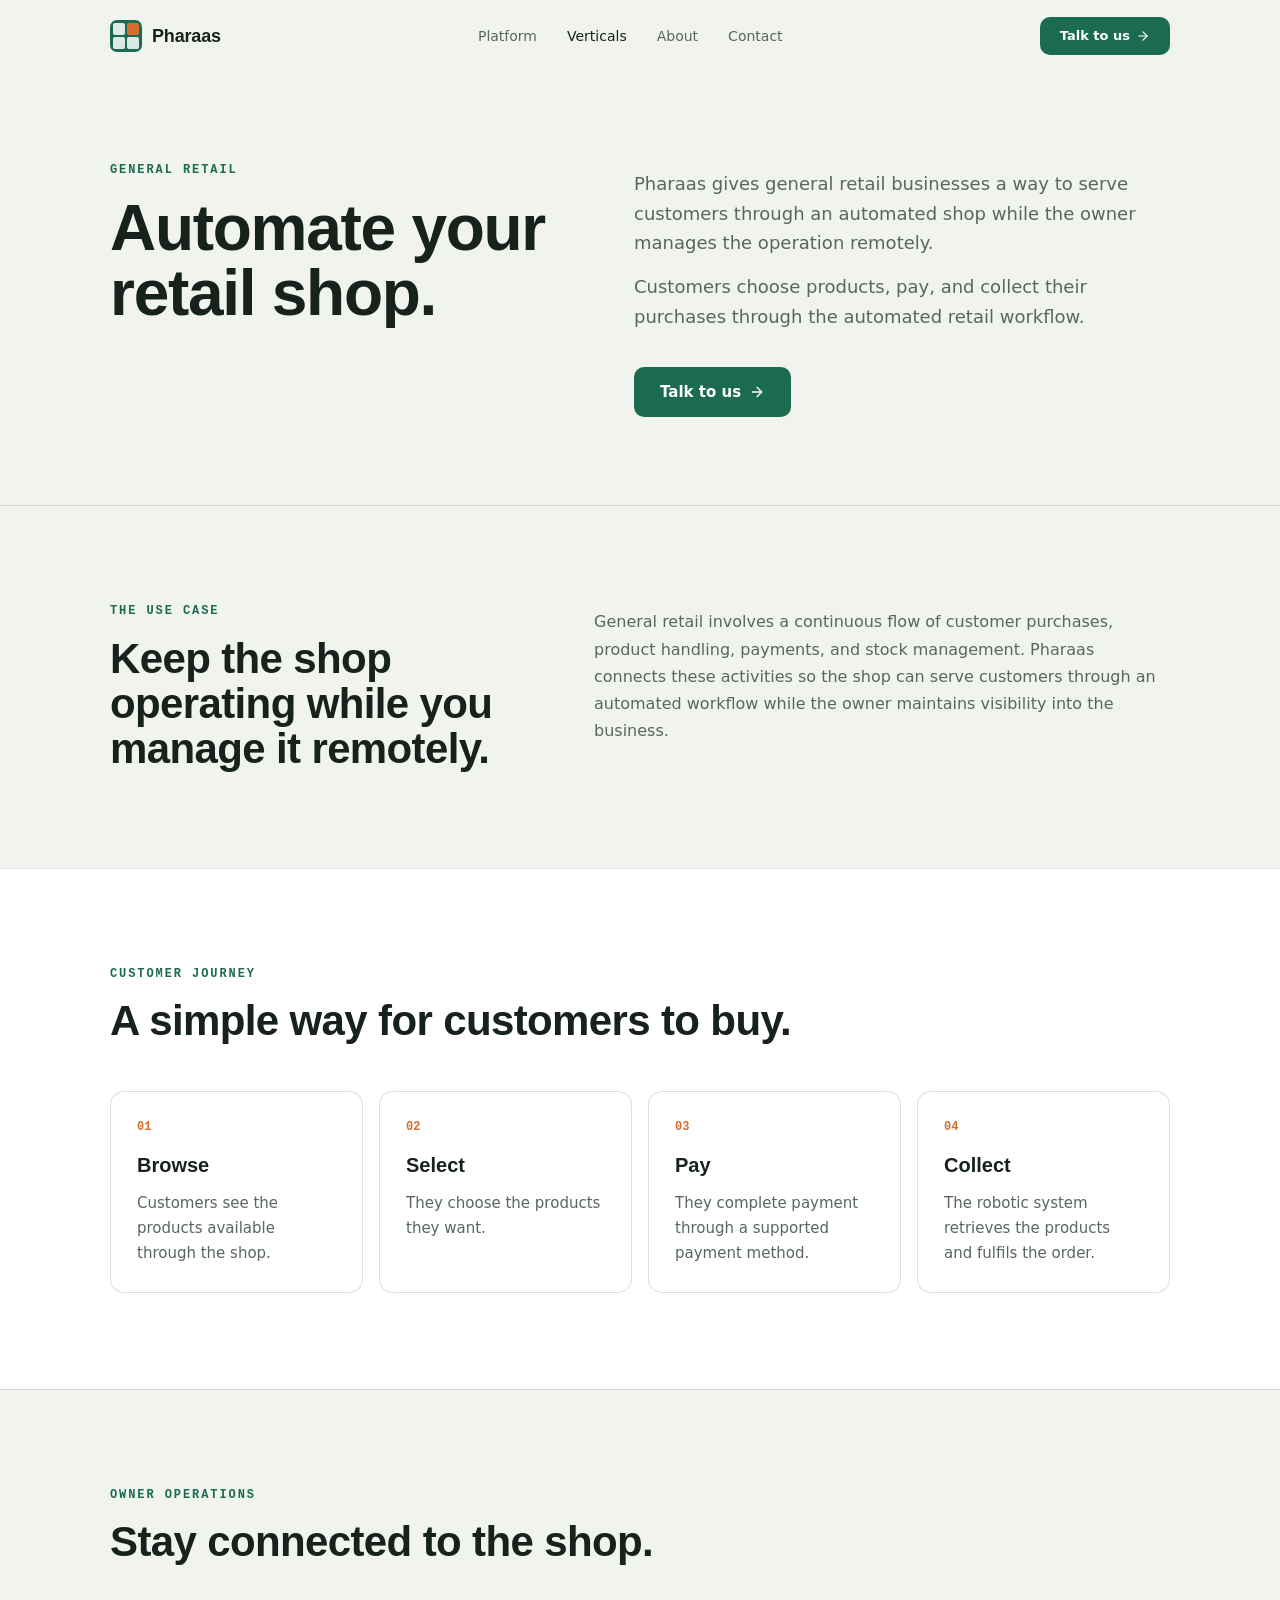
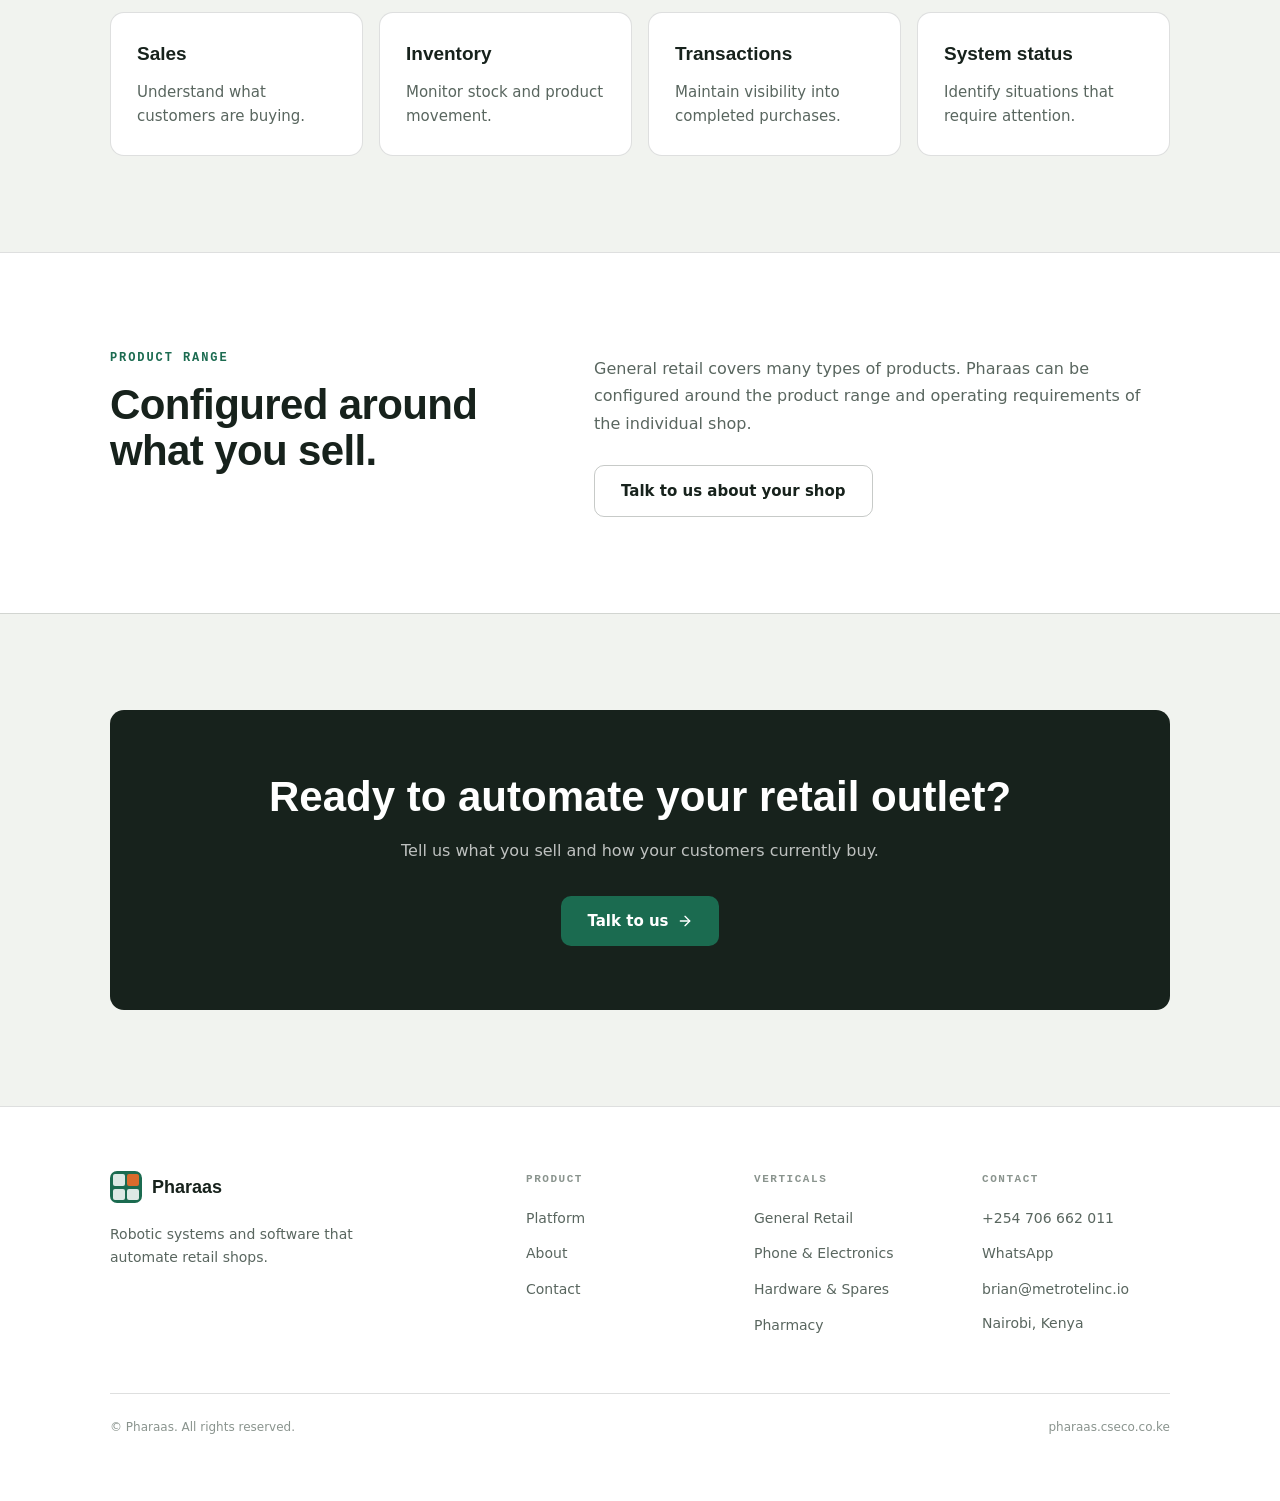
<file: verticals/general-retail/index.html>
<!DOCTYPE html><!--dX0iJeJuOsK3yamjARJ9T--><html lang="en"><head><meta charSet="utf-8"/><meta name="viewport" content="width=device-width, initial-scale=1"/><link rel="stylesheet" href="/_next/static/chunks/f54f66978bfeae3a.css" data-precedence="next"/><link rel="preload" as="script" fetchPriority="low" href="/_next/static/chunks/78f17d245f44ecc2.js"/><script src="/_next/static/chunks/65b96ee02177b1b8.js" async=""></script><script src="/_next/static/chunks/c8d0931fee4b59a2.js" async=""></script><script src="/_next/static/chunks/3f893f5065855c86.js" async=""></script><script src="/_next/static/chunks/turbopack-a428b1386a372f87.js" async=""></script><script src="/_next/static/chunks/aa5488182624ddef.js" async=""></script><script src="/_next/static/chunks/ccd5a61a4aa49379.js" async=""></script><script src="/_next/static/chunks/87ae4b7f87ada826.js" async=""></script><meta name="theme-color" content="#F1F3EF"/><title>General Retail · Pharaas</title><meta name="description" content="Pharaas gives general retail businesses a way to serve customers through an automated shop while the owner manages the operation remotely."/><link rel="manifest" href="/manifest.json"/><meta property="og:title" content="General Retail · Pharaas"/><meta property="og:description" content="Pharaas gives general retail businesses a way to serve customers through an automated shop while the owner manages the operation remotely."/><meta property="og:image" content="https://pharaas.cseco.co.ke/og/general-retail.png"/><meta name="twitter:card" content="summary_large_image"/><meta name="twitter:title" content="General Retail · Pharaas"/><meta name="twitter:description" content="Pharaas gives general retail businesses a way to serve customers through an automated shop while the owner manages the operation remotely."/><meta name="twitter:image" content="https://pharaas.cseco.co.ke/og/general-retail.png"/><link rel="icon" href="/favicon.svg"/><link rel="apple-touch-icon" href="/apple-touch-icon.png"/><script src="/_next/static/chunks/a6dad97d9634a72d.js" noModule=""></script></head><body class="min-h-screen flex flex-col"><div hidden=""><!--$--><!--/$--></div><script type="application/ld+json">[{"@context":"https://schema.org","@type":"Organization","name":"Pharaas","url":"https://pharaas.cseco.co.ke","logo":"https://pharaas.cseco.co.ke/icon-512.png","email":"brian@metrotelinc.io","telephone":"+254706662011","address":{"@type":"PostalAddress","addressLocality":"Nairobi","addressCountry":"KE"}},{"@context":"https://schema.org","@type":"WebSite","name":"Pharaas","url":"https://pharaas.cseco.co.ke"},{"@context":"https://schema.org","@type":"BreadcrumbList","itemListElement":[{"@type":"ListItem","position":1,"name":"Home","item":"https://pharaas.cseco.co.ke"},{"@type":"ListItem","position":2,"name":"General Retail","item":"https://pharaas.cseco.co.ke/verticals/general-retail"}]}]</script><header style="position:sticky;top:0;z-index:50;background:transparent;backdrop-filter:none;-webkit-backdrop-filter:none;border-bottom:1px solid transparent;transition:background 300ms, border-color 300ms"><div class="pr-px " style="max-width:1140px;margin:0 auto;padding-left:40px;padding-right:40px;height:72px;display:flex;align-items:center;justify-content:space-between"><a style="display:flex;align-items:center;gap:10px" href="/"><div style="width:32px;height:32px;border-radius:7.04px;background:var(--color-grn);display:grid;grid-template-columns:11.68px 11.68px;grid-template-rows:11.68px 11.68px;gap:2.88px;padding:2.88px"><div style="border-radius:2px;background:rgba(255,255,255,0.85)"></div><div style="border-radius:2px;background:var(--color-sig)"></div><div style="border-radius:2px;background:rgba(255,255,255,0.85)"></div><div style="border-radius:2px;background:rgba(255,255,255,0.85)"></div></div><span class="pr-disp" style="font-weight:700;font-size:18px;letter-spacing:-0.01em;color:var(--color-ink)">Pharaas</span></a><nav class="pr-hm" style="display:flex;align-items:center;gap:30px"><a class="pr-nav" style="font-size:14px;font-weight:500;color:var(--color-mut);transition:color 200ms" href="/platform/">Platform</a><div class="pr-drop"><button type="button" class="pr-nav" style="font-size:14px;font-weight:500;color:var(--color-ink);transition:color 200ms;background:transparent;border:0;padding:0;cursor:pointer;font-family:inherit">Verticals</button><div class="pr-panel"><a href="/verticals/general-retail/">General Retail</a><a href="/verticals/phone-electronics/">Phone &amp; Electronics</a><a href="/verticals/hardware-spares/">Hardware &amp; Spares</a><a href="/verticals/pharmacy/">Pharmacy</a></div></div><a class="pr-nav" style="font-size:14px;font-weight:500;color:var(--color-mut);transition:color 200ms" href="/about/">About</a><a class="pr-nav" style="font-size:14px;font-weight:500;color:var(--color-mut);transition:color 200ms" href="/contact/">Contact</a></nav><div style="display:flex;align-items:center;gap:8px"><a class="pr-btn-a pr-hm" style="display:inline-flex;align-items:center;gap:6px;padding:9px 20px;font-size:13px;font-weight:600;border-radius:10px" href="/contact/">Talk to us <svg xmlns="http://www.w3.org/2000/svg" width="14" height="14" viewBox="0 0 24 24" fill="none" stroke="currentColor" stroke-width="2" stroke-linecap="round" stroke-linejoin="round" class="lucide lucide-arrow-right" aria-hidden="true"><path d="M5 12h14"></path><path d="m12 5 7 7-7 7"></path></svg></a><button class="pr-hd" aria-label="Menu" style="padding:8px;margin-right:-8px;background:transparent;border:0;cursor:pointer;color:var(--color-ink)"><svg xmlns="http://www.w3.org/2000/svg" width="22" height="22" viewBox="0 0 24 24" fill="none" stroke="currentColor" stroke-width="2" stroke-linecap="round" stroke-linejoin="round" class="lucide lucide-menu" aria-hidden="true"><path d="M4 5h16"></path><path d="M4 12h16"></path><path d="M4 19h16"></path></svg></button></div></div></header><main><section class="pr-sp" style="padding-top:88px;padding-bottom:88px"><div class="pr-px " style="max-width:1140px;margin:0 auto;padding-left:40px;padding-right:40px"><div class="pr-g2" style="display:grid;grid-template-columns:minmax(280px, 460px) 1fr;gap:64px;align-items:start"><div style="position:sticky;top:96px"><p class="pr-mono" style="font-size:12px;font-weight:600;letter-spacing:0.16em;text-transform:uppercase;color:var(--color-grn)">General Retail</p><h1 class="pr-disp pr-h1" style="margin-top:16px;font-size:clamp(42px, 6vw, 64px);line-height:1.02;font-weight:700;letter-spacing:-0.02em;color:var(--color-ink)">Automate your retail shop.</h1></div><div style="padding-top:8px"><div style="margin-top:0;display:flex;flex-direction:column;gap:14px"><p style="font-size:18px;line-height:1.65;color:var(--color-mut);max-width:620px">Pharaas gives general retail businesses a way to serve customers through an automated shop while the owner manages the operation remotely.</p><p style="font-size:18px;line-height:1.65;color:var(--color-mut);max-width:620px">Customers choose products, pay, and collect their purchases through the automated retail workflow.</p></div><div style="margin-top:36px;display:flex;flex-wrap:wrap;gap:12px"><a href="/contact" class="pr-btn-a" style="display:inline-flex;align-items:center;justify-content:center;gap:8px;padding:13px 26px;font-size:15px;font-weight:600;border-radius:10px">Talk to us<svg xmlns="http://www.w3.org/2000/svg" width="16" height="16" viewBox="0 0 24 24" fill="none" stroke="currentColor" stroke-width="2" stroke-linecap="round" stroke-linejoin="round" class="lucide lucide-arrow-right" aria-hidden="true"><path d="M5 12h14"></path><path d="m12 5 7 7-7 7"></path></svg></a></div></div></div></div></section><section class="pr-sp" style="padding-top:96px;padding-bottom:96px;border-top:1px solid var(--color-line)"><div class="pr-px " style="max-width:1140px;margin:0 auto;padding-left:40px;padding-right:40px"><div class="pr-g2" style="display:grid;grid-template-columns:minmax(280px, 420px) 1fr;gap:64px;align-items:start"><div style="position:sticky;top:96px"><div style="max-width:720px"><p class="pr-mono" style="font-size:12px;font-weight:600;letter-spacing:0.16em;text-transform:uppercase;color:var(--color-grn)">The use case</p><h2 class="pr-disp" style="margin-top:14px;font-size:clamp(28px, 4vw, 42px);line-height:1.08;font-weight:600;letter-spacing:-0.015em;color:var(--color-ink)">Keep the shop operating while you manage it remotely.</h2></div></div><div><p style="margin-top:6px;font-size:16px;line-height:1.7;color:var(--color-mut)">General retail involves a continuous flow of customer purchases, product handling, payments, and stock management. Pharaas connects these activities so the shop can serve customers through an automated workflow while the owner maintains visibility into the business.</p></div></div></div></section><section class="pr-sp" style="padding-top:96px;padding-bottom:96px;background:var(--color-panel);border-top:1px solid var(--color-line)"><div class="pr-px " style="max-width:1140px;margin:0 auto;padding-left:40px;padding-right:40px"><div style="max-width:720px"><p class="pr-mono" style="font-size:12px;font-weight:600;letter-spacing:0.16em;text-transform:uppercase;color:var(--color-grn)">Customer journey</p><h2 class="pr-disp" style="margin-top:14px;font-size:clamp(28px, 4vw, 42px);line-height:1.08;font-weight:600;letter-spacing:-0.015em;color:var(--color-ink)">A simple way for customers to buy.</h2></div><div class="pr-g4" style="margin-top:48px;display:grid;grid-template-columns:repeat(4, 1fr);gap:16px"><div class="pr-card" style="padding:26px"><p class="pr-mono" style="font-size:12px;font-weight:600;color:var(--color-sig)">01</p><h3 class="pr-disp" style="margin-top:12px;font-size:20px;font-weight:600;color:var(--color-ink)">Browse</h3><p style="margin-top:10px;font-size:15px;line-height:1.65;color:var(--color-mut)">Customers see the products available through the shop.</p></div><div class="pr-card" style="padding:26px"><p class="pr-mono" style="font-size:12px;font-weight:600;color:var(--color-sig)">02</p><h3 class="pr-disp" style="margin-top:12px;font-size:20px;font-weight:600;color:var(--color-ink)">Select</h3><p style="margin-top:10px;font-size:15px;line-height:1.65;color:var(--color-mut)">They choose the products they want.</p></div><div class="pr-card" style="padding:26px"><p class="pr-mono" style="font-size:12px;font-weight:600;color:var(--color-sig)">03</p><h3 class="pr-disp" style="margin-top:12px;font-size:20px;font-weight:600;color:var(--color-ink)">Pay</h3><p style="margin-top:10px;font-size:15px;line-height:1.65;color:var(--color-mut)">They complete payment through a supported payment method.</p></div><div class="pr-card" style="padding:26px"><p class="pr-mono" style="font-size:12px;font-weight:600;color:var(--color-sig)">04</p><h3 class="pr-disp" style="margin-top:12px;font-size:20px;font-weight:600;color:var(--color-ink)">Collect</h3><p style="margin-top:10px;font-size:15px;line-height:1.65;color:var(--color-mut)">The robotic system retrieves the products and fulfils the order.</p></div></div></div></section><section class="pr-sp" style="padding-top:96px;padding-bottom:96px;border-top:1px solid var(--color-line)"><div class="pr-px " style="max-width:1140px;margin:0 auto;padding-left:40px;padding-right:40px"><div style="max-width:720px"><p class="pr-mono" style="font-size:12px;font-weight:600;letter-spacing:0.16em;text-transform:uppercase;color:var(--color-grn)">Owner operations</p><h2 class="pr-disp" style="margin-top:14px;font-size:clamp(28px, 4vw, 42px);line-height:1.08;font-weight:600;letter-spacing:-0.015em;color:var(--color-ink)">Stay connected to the shop.</h2></div><div class="pr-g4" style="margin-top:48px;display:grid;grid-template-columns:repeat(4, 1fr);gap:16px"><div class="pr-card" style="padding:26px"><h3 class="pr-disp" style="font-size:19px;font-weight:600;color:var(--color-ink)">Sales</h3><p style="margin-top:10px;font-size:15px;line-height:1.65;color:var(--color-mut)">Understand what customers are buying.</p></div><div class="pr-card" style="padding:26px"><h3 class="pr-disp" style="font-size:19px;font-weight:600;color:var(--color-ink)">Inventory</h3><p style="margin-top:10px;font-size:15px;line-height:1.65;color:var(--color-mut)">Monitor stock and product movement.</p></div><div class="pr-card" style="padding:26px"><h3 class="pr-disp" style="font-size:19px;font-weight:600;color:var(--color-ink)">Transactions</h3><p style="margin-top:10px;font-size:15px;line-height:1.65;color:var(--color-mut)">Maintain visibility into completed purchases.</p></div><div class="pr-card" style="padding:26px"><h3 class="pr-disp" style="font-size:19px;font-weight:600;color:var(--color-ink)">System status</h3><p style="margin-top:10px;font-size:15px;line-height:1.65;color:var(--color-mut)">Identify situations that require attention.</p></div></div></div></section><section class="pr-sp" style="padding-top:96px;padding-bottom:96px;background:var(--color-panel);border-top:1px solid var(--color-line)"><div class="pr-px " style="max-width:1140px;margin:0 auto;padding-left:40px;padding-right:40px"><div class="pr-g2" style="display:grid;grid-template-columns:minmax(280px, 420px) 1fr;gap:64px;align-items:start"><div style="position:sticky;top:96px"><div style="max-width:720px"><p class="pr-mono" style="font-size:12px;font-weight:600;letter-spacing:0.16em;text-transform:uppercase;color:var(--color-grn)">Product range</p><h2 class="pr-disp" style="margin-top:14px;font-size:clamp(28px, 4vw, 42px);line-height:1.08;font-weight:600;letter-spacing:-0.015em;color:var(--color-ink)">Configured around what you sell.</h2></div></div><div><p style="margin-top:6px;font-size:16px;line-height:1.7;color:var(--color-mut)">General retail covers many types of products. Pharaas can be configured around the product range and operating requirements of the individual shop.</p><div style="margin-top:28px"><a href="/contact" class="pr-btn-g" style="display:inline-flex;align-items:center;justify-content:center;gap:8px;padding:13px 26px;font-size:15px;font-weight:600;border-radius:10px">Talk to us about your shop</a></div></div></div></div></section><section class="pr-sp" style="padding-top:96px;padding-bottom:96px;border-top:1px solid var(--color-line)"><div class="pr-px " style="max-width:1140px;margin:0 auto;padding-left:40px;padding-right:40px"><div class="pr-card" style="padding:64px 40px;text-align:center;background:var(--color-ink);border:0"><h2 class="pr-disp" style="font-size:clamp(28px, 4vw, 42px);line-height:1.1;font-weight:600;color:#fff">Ready to automate your retail outlet?</h2><p style="margin:18px auto 0;max-width:520px;font-size:16px;line-height:1.65;color:rgba(255,255,255,0.72)">Tell us what you sell and how your customers currently buy.</p><div style="margin-top:32px"><a href="/contact" class="pr-btn-a" style="display:inline-flex;align-items:center;justify-content:center;gap:8px;padding:13px 26px;font-size:15px;font-weight:600;border-radius:10px">Talk to us<svg xmlns="http://www.w3.org/2000/svg" width="16" height="16" viewBox="0 0 24 24" fill="none" stroke="currentColor" stroke-width="2" stroke-linecap="round" stroke-linejoin="round" class="lucide lucide-arrow-right" aria-hidden="true"><path d="M5 12h14"></path><path d="m12 5 7 7-7 7"></path></svg></a></div></div></div></section></main><footer style="border-top:1px solid var(--color-line);background:var(--color-panel)"><div class="pr-px " style="max-width:1140px;margin:0 auto;padding-left:40px;padding-right:40px;padding-top:64px;padding-bottom:64px"><div class="pr-fg" style="display:grid;grid-template-columns:2fr 1fr 1fr 1fr;gap:40px"><div><div style="display:flex;align-items:center;gap:10px;margin-bottom:20px"><div style="width:32px;height:32px;border-radius:7.04px;background:var(--color-grn);display:grid;grid-template-columns:11.68px 11.68px;grid-template-rows:11.68px 11.68px;gap:2.88px;padding:2.88px"><div style="border-radius:2px;background:rgba(255,255,255,0.85)"></div><div style="border-radius:2px;background:var(--color-sig)"></div><div style="border-radius:2px;background:rgba(255,255,255,0.85)"></div><div style="border-radius:2px;background:rgba(255,255,255,0.85)"></div></div><span class="pr-disp" style="font-weight:700;font-size:18px;color:var(--color-ink)">Pharaas</span></div><p style="font-size:14px;line-height:1.65;color:var(--color-mut);max-width:280px">Robotic systems and software that automate retail shops.</p></div><div><p class="pr-mono" style="font-size:11px;font-weight:600;letter-spacing:0.14em;text-transform:uppercase;color:var(--color-fnt)">Product</p><ul style="margin-top:16px;display:flex;flex-direction:column;gap:10px"><li><a class="pr-fl" style="font-size:14px;color:var(--color-mut);transition:color 200ms" href="/platform/">Platform</a></li><li><a class="pr-fl" style="font-size:14px;color:var(--color-mut);transition:color 200ms" href="/about/">About</a></li><li><a class="pr-fl" style="font-size:14px;color:var(--color-mut);transition:color 200ms" href="/contact/">Contact</a></li></ul></div><div><p class="pr-mono" style="font-size:11px;font-weight:600;letter-spacing:0.14em;text-transform:uppercase;color:var(--color-fnt)">Verticals</p><ul style="margin-top:16px;display:flex;flex-direction:column;gap:10px"><li><a class="pr-fl" style="font-size:14px;color:var(--color-mut);transition:color 200ms" href="/verticals/general-retail/">General Retail</a></li><li><a class="pr-fl" style="font-size:14px;color:var(--color-mut);transition:color 200ms" href="/verticals/phone-electronics/">Phone &amp; Electronics</a></li><li><a class="pr-fl" style="font-size:14px;color:var(--color-mut);transition:color 200ms" href="/verticals/hardware-spares/">Hardware &amp; Spares</a></li><li><a class="pr-fl" style="font-size:14px;color:var(--color-mut);transition:color 200ms" href="/verticals/pharmacy/">Pharmacy</a></li></ul></div><div><p class="pr-mono" style="font-size:11px;font-weight:600;letter-spacing:0.14em;text-transform:uppercase;color:var(--color-fnt)">Contact</p><ul style="margin-top:16px;display:flex;flex-direction:column;gap:10px"><li><a href="tel:+254706662011" class="pr-fl" style="font-size:14px;color:var(--color-mut)">+254 706 662 011</a></li><li><a href="https://wa.me/254706662011" class="pr-fl" target="_blank" rel="noopener noreferrer" style="font-size:14px;color:var(--color-mut)">WhatsApp</a></li><li><a href="mailto:brian@metrotelinc.io" class="pr-fl" style="font-size:14px;color:var(--color-mut)">brian@metrotelinc.io</a></li><li><p style="font-size:14px;color:var(--color-mut)">Nairobi, Kenya</p></li></ul></div></div><div style="margin-top:56px;padding-top:24px;border-top:1px solid var(--color-line);display:flex;flex-wrap:wrap;justify-content:space-between;gap:12px;font-size:12px;color:var(--color-fnt)"><p>© Pharaas. All rights reserved.</p><p>pharaas.cseco.co.ke</p></div></div></footer><!--$--><!--/$--><script src="/_next/static/chunks/78f17d245f44ecc2.js" id="_R_" async=""></script><script>(self.__next_f=self.__next_f||[]).push([0])</script><script>self.__next_f.push([1,"1:\"$Sreact.fragment\"\n2:I[56698,[\"/_next/static/chunks/aa5488182624ddef.js\",\"/_next/static/chunks/ccd5a61a4aa49379.js\"],\"default\"]\n3:I[35109,[\"/_next/static/chunks/aa5488182624ddef.js\",\"/_next/static/chunks/ccd5a61a4aa49379.js\"],\"default\"]\n4:I[2971,[\"/_next/static/chunks/87ae4b7f87ada826.js\"],\"default\"]\n10:I[57797,[\"/_next/static/chunks/aa5488182624ddef.js\",\"/_next/static/chunks/ccd5a61a4aa49379.js\"],\"default\"]\n:HL[\"/_next/static/chunks/f54f66978bfeae3a.css\",\"style\"]\n"])</script><script>self.__next_f.push([1,"0:{\"P\":null,\"b\":\"dX0iJeJuOsK3yamjARJ9T\",\"c\":[\"\",\"verticals\",\"general-retail\",\"\"],\"q\":\"\",\"i\":false,\"f\":[[[\"\",{\"children\":[\"verticals\",{\"children\":[\"general-retail\",{\"children\":[\"__PAGE__\",{}]}]}]},\"$undefined\",\"$undefined\",true],[[\"$\",\"$1\",\"c\",{\"children\":[[[\"$\",\"link\",\"0\",{\"rel\":\"stylesheet\",\"href\":\"/_next/static/chunks/f54f66978bfeae3a.css\",\"precedence\":\"next\",\"crossOrigin\":\"$undefined\",\"nonce\":\"$undefined\"}]],[\"$\",\"html\",null,{\"lang\":\"en\",\"children\":[\"$\",\"body\",null,{\"className\":\"min-h-screen flex flex-col\",\"children\":[\"$\",\"$L2\",null,{\"parallelRouterKey\":\"children\",\"error\":\"$undefined\",\"errorStyles\":\"$undefined\",\"errorScripts\":\"$undefined\",\"template\":[\"$\",\"$L3\",null,{}],\"templateStyles\":\"$undefined\",\"templateScripts\":\"$undefined\",\"notFound\":[[[\"$\",\"title\",null,{\"children\":\"404: This page could not be found.\"}],[\"$\",\"div\",null,{\"style\":{\"fontFamily\":\"system-ui,\\\"Segoe UI\\\",Roboto,Helvetica,Arial,sans-serif,\\\"Apple Color Emoji\\\",\\\"Segoe UI Emoji\\\"\",\"height\":\"100vh\",\"textAlign\":\"center\",\"display\":\"flex\",\"flexDirection\":\"column\",\"alignItems\":\"center\",\"justifyContent\":\"center\"},\"children\":[\"$\",\"div\",null,{\"children\":[[\"$\",\"style\",null,{\"dangerouslySetInnerHTML\":{\"__html\":\"body{color:#000;background:#fff;margin:0}.next-error-h1{border-right:1px solid rgba(0,0,0,.3)}@media (prefers-color-scheme:dark){body{color:#fff;background:#000}.next-error-h1{border-right:1px solid rgba(255,255,255,.3)}}\"}}],[\"$\",\"h1\",null,{\"className\":\"next-error-h1\",\"style\":{\"display\":\"inline-block\",\"margin\":\"0 20px 0 0\",\"padding\":\"0 23px 0 0\",\"fontSize\":24,\"fontWeight\":500,\"verticalAlign\":\"top\",\"lineHeight\":\"49px\"},\"children\":404}],[\"$\",\"div\",null,{\"style\":{\"display\":\"inline-block\"},\"children\":[\"$\",\"h2\",null,{\"style\":{\"fontSize\":14,\"fontWeight\":400,\"lineHeight\":\"49px\",\"margin\":0},\"children\":\"This page could not be found.\"}]}]]}]}]],[]],\"forbidden\":\"$undefined\",\"unauthorized\":\"$undefined\"}]}]}]]}],{\"children\":[[\"$\",\"$1\",\"c\",{\"children\":[null,[\"$\",\"$L2\",null,{\"parallelRouterKey\":\"children\",\"error\":\"$undefined\",\"errorStyles\":\"$undefined\",\"errorScripts\":\"$undefined\",\"template\":[\"$\",\"$L3\",null,{}],\"templateStyles\":\"$undefined\",\"templateScripts\":\"$undefined\",\"notFound\":\"$undefined\",\"forbidden\":\"$undefined\",\"unauthorized\":\"$undefined\"}]]}],{\"children\":[[\"$\",\"$1\",\"c\",{\"children\":[null,[\"$\",\"$L2\",null,{\"parallelRouterKey\":\"children\",\"error\":\"$undefined\",\"errorStyles\":\"$undefined\",\"errorScripts\":\"$undefined\",\"template\":[\"$\",\"$L3\",null,{}],\"templateStyles\":\"$undefined\",\"templateScripts\":\"$undefined\",\"notFound\":\"$undefined\",\"forbidden\":\"$undefined\",\"unauthorized\":\"$undefined\"}]]}],{\"children\":[[\"$\",\"$1\",\"c\",{\"children\":[[[\"$\",\"script\",null,{\"type\":\"application/ld+json\",\"dangerouslySetInnerHTML\":{\"__html\":\"[{\\\"@context\\\":\\\"https://schema.org\\\",\\\"@type\\\":\\\"Organization\\\",\\\"name\\\":\\\"Pharaas\\\",\\\"url\\\":\\\"https://pharaas.cseco.co.ke\\\",\\\"logo\\\":\\\"https://pharaas.cseco.co.ke/icon-512.png\\\",\\\"email\\\":\\\"brian@metrotelinc.io\\\",\\\"telephone\\\":\\\"+254706662011\\\",\\\"address\\\":{\\\"@type\\\":\\\"PostalAddress\\\",\\\"addressLocality\\\":\\\"Nairobi\\\",\\\"addressCountry\\\":\\\"KE\\\"}},{\\\"@context\\\":\\\"https://schema.org\\\",\\\"@type\\\":\\\"WebSite\\\",\\\"name\\\":\\\"Pharaas\\\",\\\"url\\\":\\\"https://pharaas.cseco.co.ke\\\"},{\\\"@context\\\":\\\"https://schema.org\\\",\\\"@type\\\":\\\"BreadcrumbList\\\",\\\"itemListElement\\\":[{\\\"@type\\\":\\\"ListItem\\\",\\\"position\\\":1,\\\"name\\\":\\\"Home\\\",\\\"item\\\":\\\"https://pharaas.cseco.co.ke\\\"},{\\\"@type\\\":\\\"ListItem\\\",\\\"position\\\":2,\\\"name\\\":\\\"General Retail\\\",\\\"item\\\":\\\"https://pharaas.cseco.co.ke/verticals/general-retail\\\"}]}]\"}}],[\"$\",\"$L4\",null,{}],[\"$\",\"main\",null,{\"children\":[[\"$\",\"section\",null,{\"className\":\"pr-sp\",\"style\":{\"paddingTop\":88,\"paddingBottom\":88},\"children\":[\"$\",\"div\",null,{\"className\":\"pr-px \",\"style\":{\"maxWidth\":1140,\"margin\":\"0 auto\",\"paddingLeft\":40,\"paddingRight\":40},\"children\":[\"$\",\"div\",null,{\"className\":\"pr-g2\",\"style\":{\"display\":\"grid\",\"gridTemplateColumns\":\"minmax(280px, 460px) 1fr\",\"gap\":64,\"alignItems\":\"start\"},\"children\":[[\"$\",\"div\",null,{\"style\":{\"position\":\"sticky\",\"top\":96},\"children\":[[\"$\",\"p\",null,{\"className\":\"pr-mono\",\"style\":{\"fontSize\":12,\"fontWeight\":600,\"letterSpacing\":\"0.16em\",\"textTransform\":\"uppercase\",\"color\":\"var(--color-grn)\"},\"children\":\"General Retail\"}],[\"$\",\"h1\",null,{\"className\":\"pr-disp pr-h1\",\"style\":{\"marginTop\":16,\"fontSize\":\"clamp(42px, 6vw, 64px)\",\"lineHeight\":1.02,\"fontWeight\":700,\"letterSpacing\":\"-0.02em\",\"color\":\"var(--color-ink)\"},\"children\":\"Automate your retail shop.\"}]]}],[\"$\",\"div\",null,{\"style\":{\"paddingTop\":8},\"children\":[[\"$\",\"div\",null,{\"style\":{\"marginTop\":0,\"display\":\"flex\",\"flexDirection\":\"column\",\"gap\":14},\"children\":[[\"$\",\"p\",\"0\",{\"style\":{\"fontSize\":18,\"lineHeight\":1.65,\"color\":\"var(--color-mut)\",\"maxWidth\":620},\"children\":\"Pharaas gives general retail businesses a way to serve customers through an automated shop while the owner manages the operation remotely.\"}],\"$L5\"]}],\"$L6\"]}]]}]}]}],\"$L7\",\"$L8\",\"$L9\",\"$La\",\"$Lb\"]}],\"$Lc\"],[\"$Ld\"],\"$Le\"]}],{},null,false,false]},null,false,false]},null,false,false]},null,false,false],\"$Lf\",false]],\"m\":\"$undefined\",\"G\":[\"$10\",[]],\"S\":true}\n"])</script><script>self.__next_f.push([1,"11:I[93752,[\"/_next/static/chunks/87ae4b7f87ada826.js\"],\"default\"]\n12:I[1247,[\"/_next/static/chunks/87ae4b7f87ada826.js\"],\"\"]\n14:I[96715,[\"/_next/static/chunks/aa5488182624ddef.js\",\"/_next/static/chunks/ccd5a61a4aa49379.js\"],\"OutletBoundary\"]\n15:\"$Sreact.suspense\"\n17:I[96715,[\"/_next/static/chunks/aa5488182624ddef.js\",\"/_next/static/chunks/ccd5a61a4aa49379.js\"],\"ViewportBoundary\"]\n19:I[96715,[\"/_next/static/chunks/aa5488182624ddef.js\",\"/_next/static/chunks/ccd5a61a4aa49379.js\"],\"MetadataBoundary\"]\n5:[\"$\",\"p\",\"1\",{\"style\":{\"fontSize\":18,\"lineHeight\":1.65,\"color\":\"var(--color-mut)\",\"maxWidth\":620},\"children\":\"Customers choose products, pay, and collect their purchases through the automated retail workflow.\"}]\n6:[\"$\",\"div\",null,{\"style\":{\"marginTop\":36,\"display\":\"flex\",\"flexWrap\":\"wrap\",\"gap\":12},\"children\":[[\"$\",\"a\",null,{\"href\":\"/contact\",\"className\":\"pr-btn-a\",\"style\":{\"display\":\"inline-flex\",\"alignItems\":\"center\",\"justifyContent\":\"center\",\"gap\":8,\"padding\":\"13px 26px\",\"fontSize\":15,\"fontWeight\":600,\"borderRadius\":10,\"width\":\"$undefined\"},\"children\":[\"Talk to us\",[\"$\",\"$L11\",null,{\"ref\":\"$undefined\",\"iconNode\":[[\"path\",{\"d\":\"M5 12h14\",\"key\":\"1ays0h\"}],[\"path\",{\"d\":\"m12 5 7 7-7 7\",\"key\":\"xquz4c\"}]],\"className\":\"lucide-arrow-right\",\"size\":16}]]}],\"$undefined\"]}]\n"])</script><script>self.__next_f.push([1,"7:[\"$\",\"section\",null,{\"className\":\"pr-sp\",\"style\":{\"paddingTop\":96,\"paddingBottom\":96,\"background\":\"$undefined\",\"borderTop\":\"1px solid var(--color-line)\"},\"children\":[\"$\",\"div\",null,{\"className\":\"pr-px \",\"style\":{\"maxWidth\":1140,\"margin\":\"0 auto\",\"paddingLeft\":40,\"paddingRight\":40},\"children\":[\"$\",\"div\",null,{\"className\":\"pr-g2\",\"style\":{\"display\":\"grid\",\"gridTemplateColumns\":\"minmax(280px, 420px) 1fr\",\"gap\":64,\"alignItems\":\"start\"},\"children\":[[\"$\",\"div\",null,{\"style\":{\"position\":\"sticky\",\"top\":96},\"children\":[\"$\",\"div\",null,{\"style\":{\"maxWidth\":720},\"children\":[[\"$\",\"p\",null,{\"className\":\"pr-mono\",\"style\":{\"fontSize\":12,\"fontWeight\":600,\"letterSpacing\":\"0.16em\",\"textTransform\":\"uppercase\",\"color\":\"var(--color-grn)\"},\"children\":\"The use case\"}],[\"$\",\"h2\",null,{\"className\":\"pr-disp\",\"style\":{\"marginTop\":14,\"fontSize\":\"clamp(28px, 4vw, 42px)\",\"lineHeight\":1.08,\"fontWeight\":600,\"letterSpacing\":\"-0.015em\",\"color\":\"var(--color-ink)\"},\"children\":\"Keep the shop operating while you manage it remotely.\"}],\"$undefined\"]}]}],[\"$\",\"div\",null,{\"children\":[[[\"$\",\"p\",\"0\",{\"style\":{\"marginTop\":6,\"fontSize\":16,\"lineHeight\":1.7,\"color\":\"var(--color-mut)\"},\"children\":\"General retail involves a continuous flow of customer purchases, product handling, payments, and stock management. Pharaas connects these activities so the shop can serve customers through an automated workflow while the owner maintains visibility into the business.\"}]],\"$undefined\",\"$undefined\"]}]]}]}]}]\n"])</script><script>self.__next_f.push([1,"8:[\"$\",\"section\",null,{\"className\":\"pr-sp\",\"style\":{\"paddingTop\":96,\"paddingBottom\":96,\"background\":\"var(--color-panel)\",\"borderTop\":\"1px solid var(--color-line)\"},\"children\":[\"$\",\"div\",null,{\"className\":\"pr-px \",\"style\":{\"maxWidth\":1140,\"margin\":\"0 auto\",\"paddingLeft\":40,\"paddingRight\":40},\"children\":[[\"$\",\"div\",null,{\"style\":{\"maxWidth\":720},\"children\":[[\"$\",\"p\",null,{\"className\":\"pr-mono\",\"style\":{\"fontSize\":12,\"fontWeight\":600,\"letterSpacing\":\"0.16em\",\"textTransform\":\"uppercase\",\"color\":\"var(--color-grn)\"},\"children\":\"Customer journey\"}],[\"$\",\"h2\",null,{\"className\":\"pr-disp\",\"style\":{\"marginTop\":14,\"fontSize\":\"clamp(28px, 4vw, 42px)\",\"lineHeight\":1.08,\"fontWeight\":600,\"letterSpacing\":\"-0.015em\",\"color\":\"var(--color-ink)\"},\"children\":\"A simple way for customers to buy.\"}],\"$undefined\"]}],[\"$\",\"div\",null,{\"className\":\"pr-g4\",\"style\":{\"marginTop\":48,\"display\":\"grid\",\"gridTemplateColumns\":\"repeat(4, 1fr)\",\"gap\":16},\"children\":[[\"$\",\"div\",\"Browse\",{\"className\":\"pr-card\",\"style\":{\"padding\":26},\"children\":[[\"$\",\"p\",null,{\"className\":\"pr-mono\",\"style\":{\"fontSize\":12,\"fontWeight\":600,\"color\":\"var(--color-sig)\"},\"children\":\"01\"}],[\"$\",\"h3\",null,{\"className\":\"pr-disp\",\"style\":{\"marginTop\":12,\"fontSize\":20,\"fontWeight\":600,\"color\":\"var(--color-ink)\"},\"children\":\"Browse\"}],[\"$\",\"p\",null,{\"style\":{\"marginTop\":10,\"fontSize\":15,\"lineHeight\":1.65,\"color\":\"var(--color-mut)\"},\"children\":\"Customers see the products available through the shop.\"}]]}],[\"$\",\"div\",\"Select\",{\"className\":\"pr-card\",\"style\":{\"padding\":26},\"children\":[[\"$\",\"p\",null,{\"className\":\"pr-mono\",\"style\":{\"fontSize\":12,\"fontWeight\":600,\"color\":\"var(--color-sig)\"},\"children\":\"02\"}],[\"$\",\"h3\",null,{\"className\":\"pr-disp\",\"style\":{\"marginTop\":12,\"fontSize\":20,\"fontWeight\":600,\"color\":\"var(--color-ink)\"},\"children\":\"Select\"}],[\"$\",\"p\",null,{\"style\":{\"marginTop\":10,\"fontSize\":15,\"lineHeight\":1.65,\"color\":\"var(--color-mut)\"},\"children\":\"They choose the products they want.\"}]]}],[\"$\",\"div\",\"Pay\",{\"className\":\"pr-card\",\"style\":{\"padding\":26},\"children\":[[\"$\",\"p\",null,{\"className\":\"pr-mono\",\"style\":{\"fontSize\":12,\"fontWeight\":600,\"color\":\"var(--color-sig)\"},\"children\":\"03\"}],[\"$\",\"h3\",null,{\"className\":\"pr-disp\",\"style\":{\"marginTop\":12,\"fontSize\":20,\"fontWeight\":600,\"color\":\"var(--color-ink)\"},\"children\":\"Pay\"}],[\"$\",\"p\",null,{\"style\":{\"marginTop\":10,\"fontSize\":15,\"lineHeight\":1.65,\"color\":\"var(--color-mut)\"},\"children\":\"They complete payment through a supported payment method.\"}]]}],[\"$\",\"div\",\"Collect\",{\"className\":\"pr-card\",\"style\":{\"padding\":26},\"children\":[[\"$\",\"p\",null,{\"className\":\"pr-mono\",\"style\":{\"fontSize\":12,\"fontWeight\":600,\"color\":\"var(--color-sig)\"},\"children\":\"04\"}],[\"$\",\"h3\",null,{\"className\":\"pr-disp\",\"style\":{\"marginTop\":12,\"fontSize\":20,\"fontWeight\":600,\"color\":\"var(--color-ink)\"},\"children\":\"Collect\"}],[\"$\",\"p\",null,{\"style\":{\"marginTop\":10,\"fontSize\":15,\"lineHeight\":1.65,\"color\":\"var(--color-mut)\"},\"children\":\"The robotic system retrieves the products and fulfils the order.\"}]]}]]}]]}]}]\n"])</script><script>self.__next_f.push([1,"9:[\"$\",\"section\",null,{\"className\":\"pr-sp\",\"style\":{\"paddingTop\":96,\"paddingBottom\":96,\"background\":\"$undefined\",\"borderTop\":\"1px solid var(--color-line)\"},\"children\":[\"$\",\"div\",null,{\"className\":\"pr-px \",\"style\":{\"maxWidth\":1140,\"margin\":\"0 auto\",\"paddingLeft\":40,\"paddingRight\":40},\"children\":[[\"$\",\"div\",null,{\"style\":{\"maxWidth\":720},\"children\":[[\"$\",\"p\",null,{\"className\":\"pr-mono\",\"style\":{\"fontSize\":12,\"fontWeight\":600,\"letterSpacing\":\"0.16em\",\"textTransform\":\"uppercase\",\"color\":\"var(--color-grn)\"},\"children\":\"Owner operations\"}],[\"$\",\"h2\",null,{\"className\":\"pr-disp\",\"style\":{\"marginTop\":14,\"fontSize\":\"clamp(28px, 4vw, 42px)\",\"lineHeight\":1.08,\"fontWeight\":600,\"letterSpacing\":\"-0.015em\",\"color\":\"var(--color-ink)\"},\"children\":\"Stay connected to the shop.\"}],\"$undefined\"]}],[\"$\",\"div\",null,{\"className\":\"pr-g4\",\"style\":{\"marginTop\":48,\"display\":\"grid\",\"gridTemplateColumns\":\"repeat(4, 1fr)\",\"gap\":16},\"children\":[[\"$\",\"div\",\"Sales\",{\"className\":\"pr-card\",\"style\":{\"padding\":26},\"children\":[[\"$\",\"h3\",null,{\"className\":\"pr-disp\",\"style\":{\"fontSize\":19,\"fontWeight\":600,\"color\":\"var(--color-ink)\"},\"children\":\"Sales\"}],[\"$\",\"p\",null,{\"style\":{\"marginTop\":10,\"fontSize\":15,\"lineHeight\":1.65,\"color\":\"var(--color-mut)\"},\"children\":\"Understand what customers are buying.\"}]]}],[\"$\",\"div\",\"Inventory\",{\"className\":\"pr-card\",\"style\":{\"padding\":26},\"children\":[[\"$\",\"h3\",null,{\"className\":\"pr-disp\",\"style\":{\"fontSize\":19,\"fontWeight\":600,\"color\":\"var(--color-ink)\"},\"children\":\"Inventory\"}],[\"$\",\"p\",null,{\"style\":{\"marginTop\":10,\"fontSize\":15,\"lineHeight\":1.65,\"color\":\"var(--color-mut)\"},\"children\":\"Monitor stock and product movement.\"}]]}],[\"$\",\"div\",\"Transactions\",{\"className\":\"pr-card\",\"style\":{\"padding\":26},\"children\":[[\"$\",\"h3\",null,{\"className\":\"pr-disp\",\"style\":{\"fontSize\":19,\"fontWeight\":600,\"color\":\"var(--color-ink)\"},\"children\":\"Transactions\"}],[\"$\",\"p\",null,{\"style\":{\"marginTop\":10,\"fontSize\":15,\"lineHeight\":1.65,\"color\":\"var(--color-mut)\"},\"children\":\"Maintain visibility into completed purchases.\"}]]}],[\"$\",\"div\",\"System status\",{\"className\":\"pr-card\",\"style\":{\"padding\":26},\"children\":[[\"$\",\"h3\",null,{\"className\":\"pr-disp\",\"style\":{\"fontSize\":19,\"fontWeight\":600,\"color\":\"var(--color-ink)\"},\"children\":\"System status\"}],[\"$\",\"p\",null,{\"style\":{\"marginTop\":10,\"fontSize\":15,\"lineHeight\":1.65,\"color\":\"var(--color-mut)\"},\"children\":\"Identify situations that require attention.\"}]]}]]}]]}]}]\n"])</script><script>self.__next_f.push([1,"a:[\"$\",\"section\",null,{\"className\":\"pr-sp\",\"style\":{\"paddingTop\":96,\"paddingBottom\":96,\"background\":\"var(--color-panel)\",\"borderTop\":\"1px solid var(--color-line)\"},\"children\":[\"$\",\"div\",null,{\"className\":\"pr-px \",\"style\":{\"maxWidth\":1140,\"margin\":\"0 auto\",\"paddingLeft\":40,\"paddingRight\":40},\"children\":[\"$\",\"div\",null,{\"className\":\"pr-g2\",\"style\":{\"display\":\"grid\",\"gridTemplateColumns\":\"minmax(280px, 420px) 1fr\",\"gap\":64,\"alignItems\":\"start\"},\"children\":[[\"$\",\"div\",null,{\"style\":{\"position\":\"sticky\",\"top\":96},\"children\":[\"$\",\"div\",null,{\"style\":{\"maxWidth\":720},\"children\":[[\"$\",\"p\",null,{\"className\":\"pr-mono\",\"style\":{\"fontSize\":12,\"fontWeight\":600,\"letterSpacing\":\"0.16em\",\"textTransform\":\"uppercase\",\"color\":\"var(--color-grn)\"},\"children\":\"Product range\"}],[\"$\",\"h2\",null,{\"className\":\"pr-disp\",\"style\":{\"marginTop\":14,\"fontSize\":\"clamp(28px, 4vw, 42px)\",\"lineHeight\":1.08,\"fontWeight\":600,\"letterSpacing\":\"-0.015em\",\"color\":\"var(--color-ink)\"},\"children\":\"Configured around what you sell.\"}],\"$undefined\"]}]}],[\"$\",\"div\",null,{\"children\":[[[\"$\",\"p\",\"0\",{\"style\":{\"marginTop\":6,\"fontSize\":16,\"lineHeight\":1.7,\"color\":\"var(--color-mut)\"},\"children\":\"General retail covers many types of products. Pharaas can be configured around the product range and operating requirements of the individual shop.\"}]],[\"$\",\"div\",null,{\"style\":{\"marginTop\":28},\"children\":[\"$\",\"a\",null,{\"href\":\"/contact\",\"className\":\"pr-btn-g\",\"style\":{\"display\":\"inline-flex\",\"alignItems\":\"center\",\"justifyContent\":\"center\",\"gap\":8,\"padding\":\"13px 26px\",\"fontSize\":15,\"fontWeight\":600,\"borderRadius\":10,\"width\":\"$undefined\"},\"children\":[\"Talk to us about your shop\",false]}]}],\"$undefined\"]}]]}]}]}]\n"])</script><script>self.__next_f.push([1,"b:[\"$\",\"section\",null,{\"className\":\"pr-sp\",\"style\":{\"paddingTop\":96,\"paddingBottom\":96,\"borderTop\":\"1px solid var(--color-line)\"},\"children\":[\"$\",\"div\",null,{\"className\":\"pr-px \",\"style\":{\"maxWidth\":1140,\"margin\":\"0 auto\",\"paddingLeft\":40,\"paddingRight\":40},\"children\":[\"$\",\"div\",null,{\"className\":\"pr-card\",\"style\":{\"padding\":\"64px 40px\",\"textAlign\":\"center\",\"background\":\"var(--color-ink)\",\"border\":0},\"children\":[[\"$\",\"h2\",null,{\"className\":\"pr-disp\",\"style\":{\"fontSize\":\"clamp(28px, 4vw, 42px)\",\"lineHeight\":1.1,\"fontWeight\":600,\"color\":\"#fff\"},\"children\":\"Ready to automate your retail outlet?\"}],[\"$\",\"p\",null,{\"style\":{\"margin\":\"18px auto 0\",\"maxWidth\":520,\"fontSize\":16,\"lineHeight\":1.65,\"color\":\"rgba(255,255,255,0.72)\"},\"children\":\"Tell us what you sell and how your customers currently buy.\"}],[\"$\",\"div\",null,{\"style\":{\"marginTop\":32},\"children\":[\"$\",\"a\",null,{\"href\":\"/contact\",\"className\":\"pr-btn-a\",\"style\":{\"display\":\"inline-flex\",\"alignItems\":\"center\",\"justifyContent\":\"center\",\"gap\":8,\"padding\":\"13px 26px\",\"fontSize\":15,\"fontWeight\":600,\"borderRadius\":10,\"width\":\"$undefined\"},\"children\":[\"Talk to us\",[\"$\",\"$L11\",null,{\"ref\":\"$undefined\",\"iconNode\":\"$6:props:children:0:props:children:1:props:iconNode\",\"className\":\"lucide-arrow-right\",\"size\":16}]]}]}]]}]}]}]\n"])</script><script>self.__next_f.push([1,"c:[\"$\",\"footer\",null,{\"style\":{\"borderTop\":\"1px solid var(--color-line)\",\"background\":\"var(--color-panel)\"},\"children\":[\"$\",\"div\",null,{\"className\":\"pr-px \",\"style\":{\"maxWidth\":1140,\"margin\":\"0 auto\",\"paddingLeft\":40,\"paddingRight\":40,\"paddingTop\":64,\"paddingBottom\":64},\"children\":[[\"$\",\"div\",null,{\"className\":\"pr-fg\",\"style\":{\"display\":\"grid\",\"gridTemplateColumns\":\"2fr 1fr 1fr 1fr\",\"gap\":40},\"children\":[[\"$\",\"div\",null,{\"children\":[[\"$\",\"div\",null,{\"style\":{\"display\":\"flex\",\"alignItems\":\"center\",\"gap\":10,\"marginBottom\":20},\"children\":[[\"$\",\"div\",null,{\"style\":{\"width\":32,\"height\":32,\"borderRadius\":7.04,\"background\":\"var(--color-grn)\",\"display\":\"grid\",\"gridTemplateColumns\":\"11.68px 11.68px\",\"gridTemplateRows\":\"11.68px 11.68px\",\"gap\":2.88,\"padding\":2.88},\"children\":[[\"$\",\"div\",\"0\",{\"style\":{\"borderRadius\":2,\"background\":\"rgba(255,255,255,0.85)\"}}],[\"$\",\"div\",\"1\",{\"style\":{\"borderRadius\":2,\"background\":\"var(--color-sig)\"}}],[\"$\",\"div\",\"2\",{\"style\":{\"borderRadius\":2,\"background\":\"rgba(255,255,255,0.85)\"}}],[\"$\",\"div\",\"3\",{\"style\":{\"borderRadius\":2,\"background\":\"rgba(255,255,255,0.85)\"}}]]}],[\"$\",\"span\",null,{\"className\":\"pr-disp\",\"style\":{\"fontWeight\":700,\"fontSize\":18,\"color\":\"var(--color-ink)\"},\"children\":\"Pharaas\"}]]}],[\"$\",\"p\",null,{\"style\":{\"fontSize\":14,\"lineHeight\":1.65,\"color\":\"var(--color-mut)\",\"maxWidth\":280},\"children\":\"Robotic systems and software that automate retail shops.\"}]]}],[[\"$\",\"div\",\"Product\",{\"children\":[[\"$\",\"p\",null,{\"className\":\"pr-mono\",\"style\":{\"fontSize\":11,\"fontWeight\":600,\"letterSpacing\":\"0.14em\",\"textTransform\":\"uppercase\",\"color\":\"var(--color-fnt)\"},\"children\":\"Product\"}],[\"$\",\"ul\",null,{\"style\":{\"marginTop\":16,\"display\":\"flex\",\"flexDirection\":\"column\",\"gap\":10},\"children\":[[\"$\",\"li\",\"/platform\",{\"children\":[\"$\",\"$L12\",null,{\"href\":\"/platform\",\"className\":\"pr-fl\",\"style\":{\"fontSize\":14,\"color\":\"var(--color-mut)\",\"transition\":\"color 200ms\"},\"children\":\"Platform\"}]}],[\"$\",\"li\",\"/about\",{\"children\":[\"$\",\"$L12\",null,{\"href\":\"/about\",\"className\":\"pr-fl\",\"style\":{\"fontSize\":14,\"color\":\"var(--color-mut)\",\"transition\":\"color 200ms\"},\"children\":\"About\"}]}],[\"$\",\"li\",\"/contact\",{\"children\":[\"$\",\"$L12\",null,{\"href\":\"/contact\",\"className\":\"pr-fl\",\"style\":{\"fontSize\":14,\"color\":\"var(--color-mut)\",\"transition\":\"color 200ms\"},\"children\":\"Contact\"}]}]]}]]}],[\"$\",\"div\",\"Verticals\",{\"children\":[[\"$\",\"p\",null,{\"className\":\"pr-mono\",\"style\":{\"fontSize\":11,\"fontWeight\":600,\"letterSpacing\":\"0.14em\",\"textTransform\":\"uppercase\",\"color\":\"var(--color-fnt)\"},\"children\":\"Verticals\"}],[\"$\",\"ul\",null,{\"style\":{\"marginTop\":16,\"display\":\"flex\",\"flexDirection\":\"column\",\"gap\":10},\"children\":[[\"$\",\"li\",\"/verticals/general-retail\",{\"children\":[\"$\",\"$L12\",null,{\"href\":\"/verticals/general-retail\",\"className\":\"pr-fl\",\"style\":{\"fontSize\":14,\"color\":\"var(--color-mut)\",\"transition\":\"color 200ms\"},\"children\":\"General Retail\"}]}],[\"$\",\"li\",\"/verticals/phone-electronics\",{\"children\":[\"$\",\"$L12\",null,{\"href\":\"/verticals/phone-electronics\",\"className\":\"pr-fl\",\"style\":{\"fontSize\":14,\"color\":\"var(--color-mut)\",\"transition\":\"color 200ms\"},\"children\":\"Phone \u0026 Electronics\"}]}],[\"$\",\"li\",\"/verticals/hardware-spares\",{\"children\":[\"$\",\"$L12\",null,{\"href\":\"/verticals/hardware-spares\",\"className\":\"pr-fl\",\"style\":{\"fontSize\":14,\"color\":\"var(--color-mut)\",\"transition\":\"color 200ms\"},\"children\":\"Hardware \u0026 Spares\"}]}],[\"$\",\"li\",\"/verticals/pharmacy\",{\"children\":[\"$\",\"$L12\",null,{\"href\":\"/verticals/pharmacy\",\"className\":\"pr-fl\",\"style\":{\"fontSize\":14,\"color\":\"var(--color-mut)\",\"transition\":\"color 200ms\"},\"children\":\"Pharmacy\"}]}]]}]]}]],[\"$\",\"div\",null,{\"children\":[[\"$\",\"p\",null,{\"className\":\"pr-mono\",\"style\":{\"fontSize\":11,\"fontWeight\":600,\"letterSpacing\":\"0.14em\",\"textTransform\":\"uppercase\",\"color\":\"var(--color-fnt)\"},\"children\":\"Contact\"}],[\"$\",\"ul\",null,{\"style\":{\"marginTop\":16,\"display\":\"flex\",\"flexDirection\":\"column\",\"gap\":10},\"children\":[[\"$\",\"li\",null,{\"children\":[\"$\",\"a\",null,{\"href\":\"tel:+254706662011\",\"className\":\"pr-fl\",\"style\":{\"fontSize\":14,\"color\":\"var(--color-mut)\"},\"children\":\"+254 706 662 011\"}]}],[\"$\",\"li\",null,{\"children\":[\"$\",\"a\",null,{\"href\":\"https://wa.me/254706662011\",\"className\":\"pr-fl\",\"target\":\"_blank\",\"rel\":\"noopener noreferrer\",\"style\":{\"fontSize\":14,\"color\":\"var(--color-mut)\"},\"children\":\"WhatsApp\"}]}],[\"$\",\"li\",null,{\"children\":[\"$\",\"a\",null,{\"href\":\"mailto:brian@metrotelinc.io\",\"className\":\"pr-fl\",\"style\":{\"fontSize\":14,\"color\":\"var(--color-mut)\"},\"children\":\"brian@metrotelinc.io\"}]}],[\"$\",\"li\",null,{\"children\":[\"$\",\"p\",null,{\"style\":{\"fontSize\":14,\"color\":\"var(--color-mut)\"},\"children\":\"Nairobi, Kenya\"}]}]]}]]}]]}],[\"$\",\"div\",null,{\"style\":{\"marginTop\":56,\"paddingTop\":24,\"borderTop\":\"1px solid var(--color-line)\",\"display\":\"flex\",\"flexWrap\":\"wrap\",\"justifyContent\":\"space-between\",\"gap\":12,\"fontSize\":12,\"color\":\"var(--color-fnt)\"},\"children\":[[\"$\",\"p\",null,{\"children\":\"© Pharaas. All rights reserved.\"}],\"$L13\"]}]]}]}]\n"])</script><script>self.__next_f.push([1,"d:[\"$\",\"script\",\"script-0\",{\"src\":\"/_next/static/chunks/87ae4b7f87ada826.js\",\"async\":true,\"nonce\":\"$undefined\"}]\ne:[\"$\",\"$L14\",null,{\"children\":[\"$\",\"$15\",null,{\"name\":\"Next.MetadataOutlet\",\"children\":\"$@16\"}]}]\nf:[\"$\",\"$1\",\"h\",{\"children\":[null,[\"$\",\"$L17\",null,{\"children\":\"$@18\"}],[\"$\",\"div\",null,{\"hidden\":true,\"children\":[\"$\",\"$L19\",null,{\"children\":[\"$\",\"$15\",null,{\"name\":\"Next.Metadata\",\"children\":\"$@1a\"}]}]}],null]}]\n"])</script><script>self.__next_f.push([1,"13:[\"$\",\"p\",null,{\"children\":\"pharaas.cseco.co.ke\"}]\n"])</script><script>self.__next_f.push([1,"18:[[\"$\",\"meta\",\"0\",{\"charSet\":\"utf-8\"}],[\"$\",\"meta\",\"1\",{\"name\":\"viewport\",\"content\":\"width=device-width, initial-scale=1\"}],[\"$\",\"meta\",\"2\",{\"name\":\"theme-color\",\"content\":\"#F1F3EF\"}]]\n"])</script><script>self.__next_f.push([1,"1b:I[17276,[\"/_next/static/chunks/aa5488182624ddef.js\",\"/_next/static/chunks/ccd5a61a4aa49379.js\"],\"IconMark\"]\n1a:[[\"$\",\"title\",\"0\",{\"children\":\"General Retail · Pharaas\"}],[\"$\",\"meta\",\"1\",{\"name\":\"description\",\"content\":\"Pharaas gives general retail businesses a way to serve customers through an automated shop while the owner manages the operation remotely.\"}],[\"$\",\"link\",\"2\",{\"rel\":\"manifest\",\"href\":\"/manifest.json\",\"crossOrigin\":\"$undefined\"}],[\"$\",\"meta\",\"3\",{\"property\":\"og:title\",\"content\":\"General Retail · Pharaas\"}],[\"$\",\"meta\",\"4\",{\"property\":\"og:description\",\"content\":\"Pharaas gives general retail businesses a way to serve customers through an automated shop while the owner manages the operation remotely.\"}],[\"$\",\"meta\",\"5\",{\"property\":\"og:image\",\"content\":\"https://pharaas.cseco.co.ke/og/general-retail.png\"}],[\"$\",\"meta\",\"6\",{\"name\":\"twitter:card\",\"content\":\"summary_large_image\"}],[\"$\",\"meta\",\"7\",{\"name\":\"twitter:title\",\"content\":\"General Retail · Pharaas\"}],[\"$\",\"meta\",\"8\",{\"name\":\"twitter:description\",\"content\":\"Pharaas gives general retail businesses a way to serve customers through an automated shop while the owner manages the operation remotely.\"}],[\"$\",\"meta\",\"9\",{\"name\":\"twitter:image\",\"content\":\"https://pharaas.cseco.co.ke/og/general-retail.png\"}],[\"$\",\"link\",\"10\",{\"rel\":\"icon\",\"href\":\"/favicon.svg\"}],[\"$\",\"link\",\"11\",{\"rel\":\"apple-touch-icon\",\"href\":\"/apple-touch-icon.png\"}],[\"$\",\"$L1b\",\"12\",{}]]\n16:null\n"])</script></body></html>
</file>
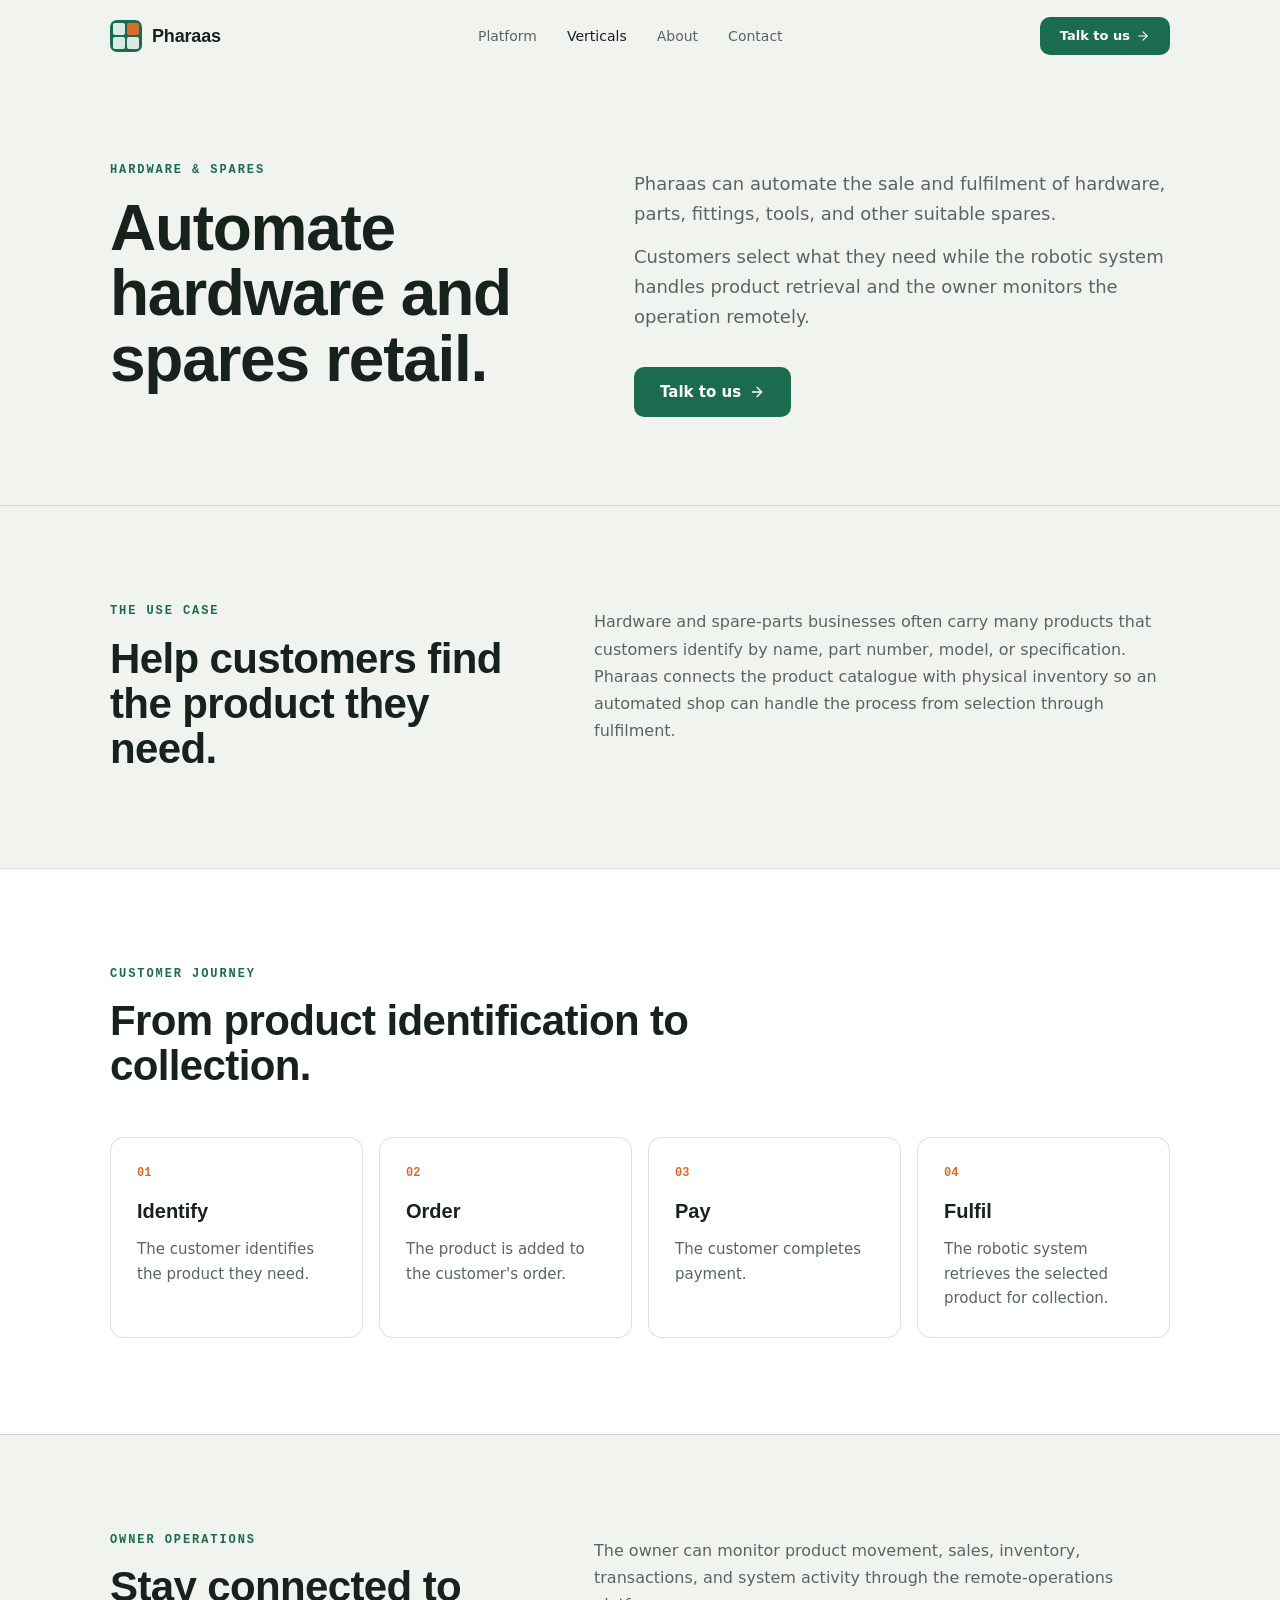
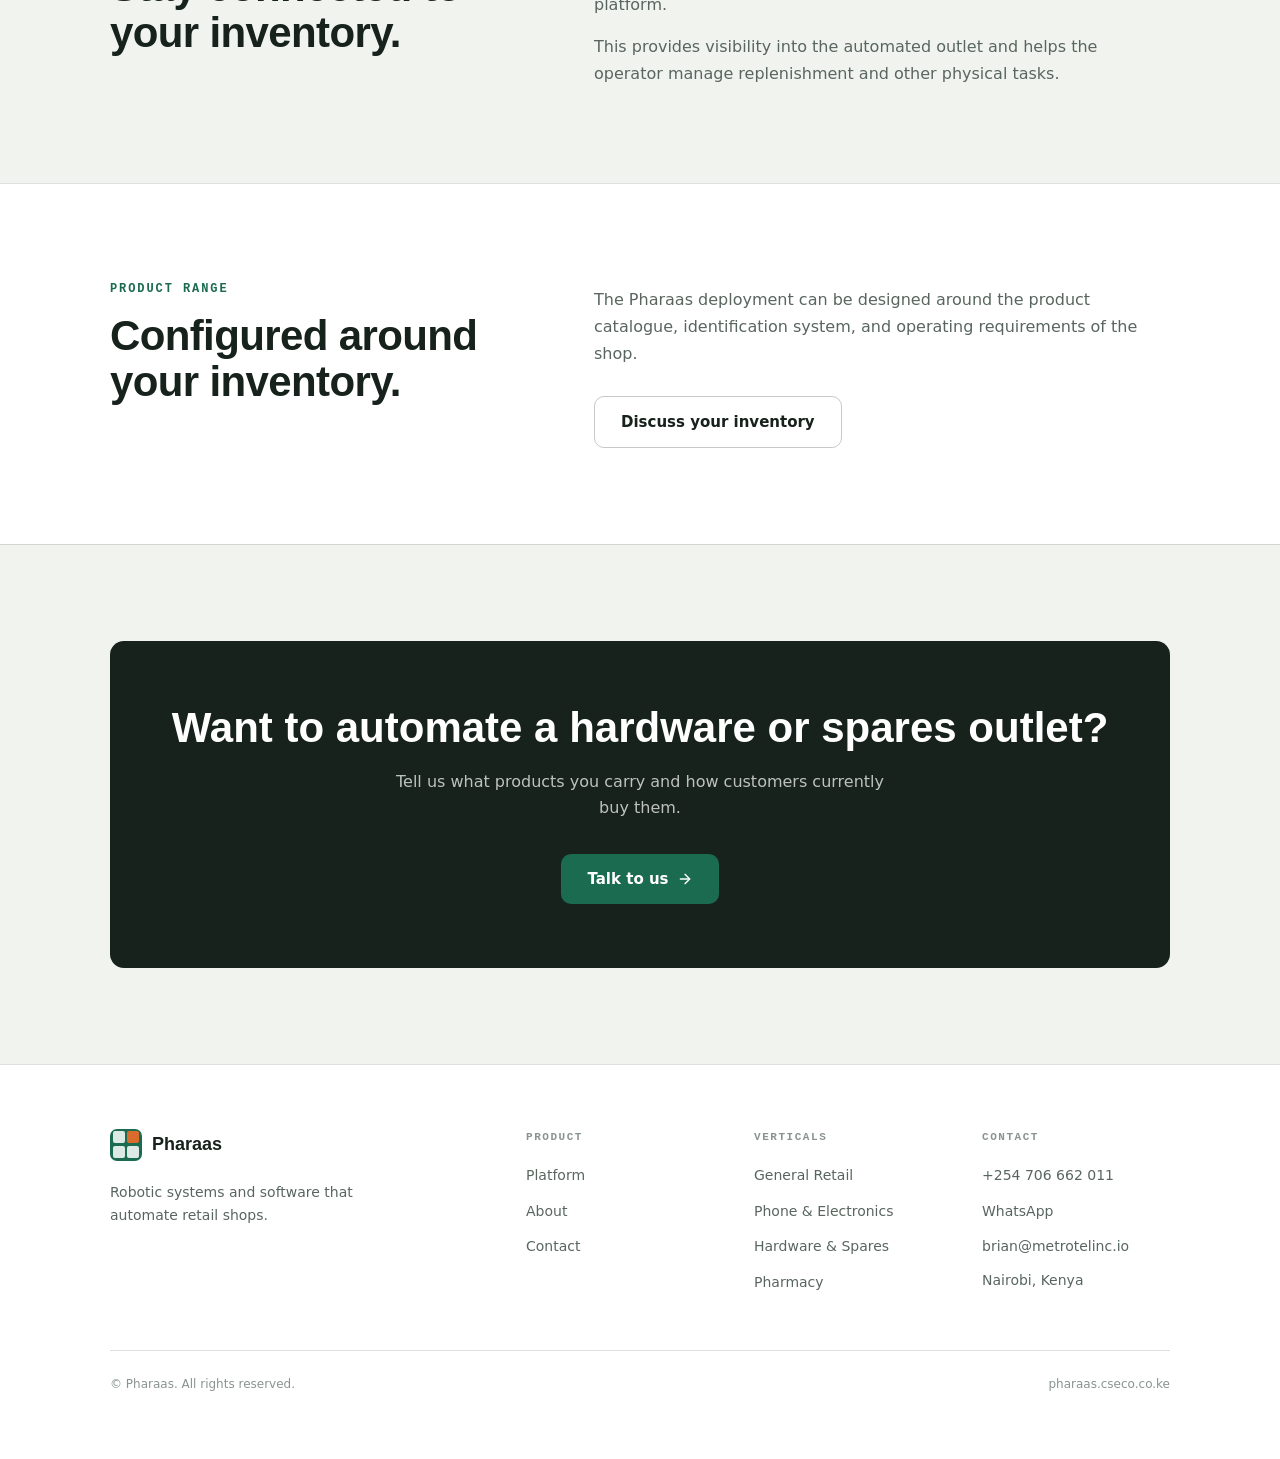
<file: verticals/hardware-spares/index.html>
<!DOCTYPE html><!--dX0iJeJuOsK3yamjARJ9T--><html lang="en"><head><meta charSet="utf-8"/><meta name="viewport" content="width=device-width, initial-scale=1"/><link rel="stylesheet" href="/_next/static/chunks/f54f66978bfeae3a.css" data-precedence="next"/><link rel="preload" as="script" fetchPriority="low" href="/_next/static/chunks/78f17d245f44ecc2.js"/><script src="/_next/static/chunks/65b96ee02177b1b8.js" async=""></script><script src="/_next/static/chunks/c8d0931fee4b59a2.js" async=""></script><script src="/_next/static/chunks/3f893f5065855c86.js" async=""></script><script src="/_next/static/chunks/turbopack-a428b1386a372f87.js" async=""></script><script src="/_next/static/chunks/aa5488182624ddef.js" async=""></script><script src="/_next/static/chunks/ccd5a61a4aa49379.js" async=""></script><script src="/_next/static/chunks/87ae4b7f87ada826.js" async=""></script><meta name="theme-color" content="#F1F3EF"/><title>Hardware &amp; Spares · Pharaas</title><meta name="description" content="Pharaas can automate the sale and fulfilment of hardware, parts, fittings, tools, and other suitable spares."/><link rel="manifest" href="/manifest.json"/><meta property="og:title" content="Hardware &amp; Spares · Pharaas"/><meta property="og:description" content="Pharaas can automate the sale and fulfilment of hardware, parts, fittings, tools, and other suitable spares."/><meta property="og:image" content="https://pharaas.cseco.co.ke/og/hardware-spares.png"/><meta name="twitter:card" content="summary_large_image"/><meta name="twitter:title" content="Hardware &amp; Spares · Pharaas"/><meta name="twitter:description" content="Pharaas can automate the sale and fulfilment of hardware, parts, fittings, tools, and other suitable spares."/><meta name="twitter:image" content="https://pharaas.cseco.co.ke/og/hardware-spares.png"/><link rel="icon" href="/favicon.svg"/><link rel="apple-touch-icon" href="/apple-touch-icon.png"/><script src="/_next/static/chunks/a6dad97d9634a72d.js" noModule=""></script></head><body class="min-h-screen flex flex-col"><div hidden=""><!--$--><!--/$--></div><script type="application/ld+json">[{"@context":"https://schema.org","@type":"Organization","name":"Pharaas","url":"https://pharaas.cseco.co.ke","logo":"https://pharaas.cseco.co.ke/icon-512.png","email":"brian@metrotelinc.io","telephone":"+254706662011","address":{"@type":"PostalAddress","addressLocality":"Nairobi","addressCountry":"KE"}},{"@context":"https://schema.org","@type":"WebSite","name":"Pharaas","url":"https://pharaas.cseco.co.ke"},{"@context":"https://schema.org","@type":"BreadcrumbList","itemListElement":[{"@type":"ListItem","position":1,"name":"Home","item":"https://pharaas.cseco.co.ke"},{"@type":"ListItem","position":2,"name":"Hardware & Spares","item":"https://pharaas.cseco.co.ke/verticals/hardware-spares"}]}]</script><header style="position:sticky;top:0;z-index:50;background:transparent;backdrop-filter:none;-webkit-backdrop-filter:none;border-bottom:1px solid transparent;transition:background 300ms, border-color 300ms"><div class="pr-px " style="max-width:1140px;margin:0 auto;padding-left:40px;padding-right:40px;height:72px;display:flex;align-items:center;justify-content:space-between"><a style="display:flex;align-items:center;gap:10px" href="/"><div style="width:32px;height:32px;border-radius:7.04px;background:var(--color-grn);display:grid;grid-template-columns:11.68px 11.68px;grid-template-rows:11.68px 11.68px;gap:2.88px;padding:2.88px"><div style="border-radius:2px;background:rgba(255,255,255,0.85)"></div><div style="border-radius:2px;background:var(--color-sig)"></div><div style="border-radius:2px;background:rgba(255,255,255,0.85)"></div><div style="border-radius:2px;background:rgba(255,255,255,0.85)"></div></div><span class="pr-disp" style="font-weight:700;font-size:18px;letter-spacing:-0.01em;color:var(--color-ink)">Pharaas</span></a><nav class="pr-hm" style="display:flex;align-items:center;gap:30px"><a class="pr-nav" style="font-size:14px;font-weight:500;color:var(--color-mut);transition:color 200ms" href="/platform/">Platform</a><div class="pr-drop"><button type="button" class="pr-nav" style="font-size:14px;font-weight:500;color:var(--color-ink);transition:color 200ms;background:transparent;border:0;padding:0;cursor:pointer;font-family:inherit">Verticals</button><div class="pr-panel"><a href="/verticals/general-retail/">General Retail</a><a href="/verticals/phone-electronics/">Phone &amp; Electronics</a><a href="/verticals/hardware-spares/">Hardware &amp; Spares</a><a href="/verticals/pharmacy/">Pharmacy</a></div></div><a class="pr-nav" style="font-size:14px;font-weight:500;color:var(--color-mut);transition:color 200ms" href="/about/">About</a><a class="pr-nav" style="font-size:14px;font-weight:500;color:var(--color-mut);transition:color 200ms" href="/contact/">Contact</a></nav><div style="display:flex;align-items:center;gap:8px"><a class="pr-btn-a pr-hm" style="display:inline-flex;align-items:center;gap:6px;padding:9px 20px;font-size:13px;font-weight:600;border-radius:10px" href="/contact/">Talk to us <svg xmlns="http://www.w3.org/2000/svg" width="14" height="14" viewBox="0 0 24 24" fill="none" stroke="currentColor" stroke-width="2" stroke-linecap="round" stroke-linejoin="round" class="lucide lucide-arrow-right" aria-hidden="true"><path d="M5 12h14"></path><path d="m12 5 7 7-7 7"></path></svg></a><button class="pr-hd" aria-label="Menu" style="padding:8px;margin-right:-8px;background:transparent;border:0;cursor:pointer;color:var(--color-ink)"><svg xmlns="http://www.w3.org/2000/svg" width="22" height="22" viewBox="0 0 24 24" fill="none" stroke="currentColor" stroke-width="2" stroke-linecap="round" stroke-linejoin="round" class="lucide lucide-menu" aria-hidden="true"><path d="M4 5h16"></path><path d="M4 12h16"></path><path d="M4 19h16"></path></svg></button></div></div></header><main><section class="pr-sp" style="padding-top:88px;padding-bottom:88px"><div class="pr-px " style="max-width:1140px;margin:0 auto;padding-left:40px;padding-right:40px"><div class="pr-g2" style="display:grid;grid-template-columns:minmax(280px, 460px) 1fr;gap:64px;align-items:start"><div style="position:sticky;top:96px"><p class="pr-mono" style="font-size:12px;font-weight:600;letter-spacing:0.16em;text-transform:uppercase;color:var(--color-grn)">Hardware &amp; Spares</p><h1 class="pr-disp pr-h1" style="margin-top:16px;font-size:clamp(42px, 6vw, 64px);line-height:1.02;font-weight:700;letter-spacing:-0.02em;color:var(--color-ink)">Automate hardware and spares retail.</h1></div><div style="padding-top:8px"><div style="margin-top:0;display:flex;flex-direction:column;gap:14px"><p style="font-size:18px;line-height:1.65;color:var(--color-mut);max-width:620px">Pharaas can automate the sale and fulfilment of hardware, parts, fittings, tools, and other suitable spares.</p><p style="font-size:18px;line-height:1.65;color:var(--color-mut);max-width:620px">Customers select what they need while the robotic system handles product retrieval and the owner monitors the operation remotely.</p></div><div style="margin-top:36px;display:flex;flex-wrap:wrap;gap:12px"><a href="/contact" class="pr-btn-a" style="display:inline-flex;align-items:center;justify-content:center;gap:8px;padding:13px 26px;font-size:15px;font-weight:600;border-radius:10px">Talk to us<svg xmlns="http://www.w3.org/2000/svg" width="16" height="16" viewBox="0 0 24 24" fill="none" stroke="currentColor" stroke-width="2" stroke-linecap="round" stroke-linejoin="round" class="lucide lucide-arrow-right" aria-hidden="true"><path d="M5 12h14"></path><path d="m12 5 7 7-7 7"></path></svg></a></div></div></div></div></section><section class="pr-sp" style="padding-top:96px;padding-bottom:96px;border-top:1px solid var(--color-line)"><div class="pr-px " style="max-width:1140px;margin:0 auto;padding-left:40px;padding-right:40px"><div class="pr-g2" style="display:grid;grid-template-columns:minmax(280px, 420px) 1fr;gap:64px;align-items:start"><div style="position:sticky;top:96px"><div style="max-width:720px"><p class="pr-mono" style="font-size:12px;font-weight:600;letter-spacing:0.16em;text-transform:uppercase;color:var(--color-grn)">The use case</p><h2 class="pr-disp" style="margin-top:14px;font-size:clamp(28px, 4vw, 42px);line-height:1.08;font-weight:600;letter-spacing:-0.015em;color:var(--color-ink)">Help customers find the product they need.</h2></div></div><div><p style="margin-top:6px;font-size:16px;line-height:1.7;color:var(--color-mut)">Hardware and spare-parts businesses often carry many products that customers identify by name, part number, model, or specification. Pharaas connects the product catalogue with physical inventory so an automated shop can handle the process from selection through fulfilment.</p></div></div></div></section><section class="pr-sp" style="padding-top:96px;padding-bottom:96px;background:var(--color-panel);border-top:1px solid var(--color-line)"><div class="pr-px " style="max-width:1140px;margin:0 auto;padding-left:40px;padding-right:40px"><div style="max-width:720px"><p class="pr-mono" style="font-size:12px;font-weight:600;letter-spacing:0.16em;text-transform:uppercase;color:var(--color-grn)">Customer journey</p><h2 class="pr-disp" style="margin-top:14px;font-size:clamp(28px, 4vw, 42px);line-height:1.08;font-weight:600;letter-spacing:-0.015em;color:var(--color-ink)">From product identification to collection.</h2></div><div class="pr-g4" style="margin-top:48px;display:grid;grid-template-columns:repeat(4, 1fr);gap:16px"><div class="pr-card" style="padding:26px"><p class="pr-mono" style="font-size:12px;font-weight:600;color:var(--color-sig)">01</p><h3 class="pr-disp" style="margin-top:12px;font-size:20px;font-weight:600;color:var(--color-ink)">Identify</h3><p style="margin-top:10px;font-size:15px;line-height:1.65;color:var(--color-mut)">The customer identifies the product they need.</p></div><div class="pr-card" style="padding:26px"><p class="pr-mono" style="font-size:12px;font-weight:600;color:var(--color-sig)">02</p><h3 class="pr-disp" style="margin-top:12px;font-size:20px;font-weight:600;color:var(--color-ink)">Order</h3><p style="margin-top:10px;font-size:15px;line-height:1.65;color:var(--color-mut)">The product is added to the customer&#x27;s order.</p></div><div class="pr-card" style="padding:26px"><p class="pr-mono" style="font-size:12px;font-weight:600;color:var(--color-sig)">03</p><h3 class="pr-disp" style="margin-top:12px;font-size:20px;font-weight:600;color:var(--color-ink)">Pay</h3><p style="margin-top:10px;font-size:15px;line-height:1.65;color:var(--color-mut)">The customer completes payment.</p></div><div class="pr-card" style="padding:26px"><p class="pr-mono" style="font-size:12px;font-weight:600;color:var(--color-sig)">04</p><h3 class="pr-disp" style="margin-top:12px;font-size:20px;font-weight:600;color:var(--color-ink)">Fulfil</h3><p style="margin-top:10px;font-size:15px;line-height:1.65;color:var(--color-mut)">The robotic system retrieves the selected product for collection.</p></div></div></div></section><section class="pr-sp" style="padding-top:96px;padding-bottom:96px;border-top:1px solid var(--color-line)"><div class="pr-px " style="max-width:1140px;margin:0 auto;padding-left:40px;padding-right:40px"><div class="pr-g2" style="display:grid;grid-template-columns:minmax(280px, 420px) 1fr;gap:64px;align-items:start"><div style="position:sticky;top:96px"><div style="max-width:720px"><p class="pr-mono" style="font-size:12px;font-weight:600;letter-spacing:0.16em;text-transform:uppercase;color:var(--color-grn)">Owner operations</p><h2 class="pr-disp" style="margin-top:14px;font-size:clamp(28px, 4vw, 42px);line-height:1.08;font-weight:600;letter-spacing:-0.015em;color:var(--color-ink)">Stay connected to your inventory.</h2></div></div><div><p style="margin-top:6px;font-size:16px;line-height:1.7;color:var(--color-mut)">The owner can monitor product movement, sales, inventory, transactions, and system activity through the remote-operations platform.</p><p style="margin-top:14px;font-size:16px;line-height:1.7;color:var(--color-mut)">This provides visibility into the automated outlet and helps the operator manage replenishment and other physical tasks.</p></div></div></div></section><section class="pr-sp" style="padding-top:96px;padding-bottom:96px;background:var(--color-panel);border-top:1px solid var(--color-line)"><div class="pr-px " style="max-width:1140px;margin:0 auto;padding-left:40px;padding-right:40px"><div class="pr-g2" style="display:grid;grid-template-columns:minmax(280px, 420px) 1fr;gap:64px;align-items:start"><div style="position:sticky;top:96px"><div style="max-width:720px"><p class="pr-mono" style="font-size:12px;font-weight:600;letter-spacing:0.16em;text-transform:uppercase;color:var(--color-grn)">Product range</p><h2 class="pr-disp" style="margin-top:14px;font-size:clamp(28px, 4vw, 42px);line-height:1.08;font-weight:600;letter-spacing:-0.015em;color:var(--color-ink)">Configured around your inventory.</h2></div></div><div><p style="margin-top:6px;font-size:16px;line-height:1.7;color:var(--color-mut)">The Pharaas deployment can be designed around the product catalogue, identification system, and operating requirements of the shop.</p><div style="margin-top:28px"><a href="/contact" class="pr-btn-g" style="display:inline-flex;align-items:center;justify-content:center;gap:8px;padding:13px 26px;font-size:15px;font-weight:600;border-radius:10px">Discuss your inventory</a></div></div></div></div></section><section class="pr-sp" style="padding-top:96px;padding-bottom:96px;border-top:1px solid var(--color-line)"><div class="pr-px " style="max-width:1140px;margin:0 auto;padding-left:40px;padding-right:40px"><div class="pr-card" style="padding:64px 40px;text-align:center;background:var(--color-ink);border:0"><h2 class="pr-disp" style="font-size:clamp(28px, 4vw, 42px);line-height:1.1;font-weight:600;color:#fff">Want to automate a hardware or spares outlet?</h2><p style="margin:18px auto 0;max-width:520px;font-size:16px;line-height:1.65;color:rgba(255,255,255,0.72)">Tell us what products you carry and how customers currently buy them.</p><div style="margin-top:32px"><a href="/contact" class="pr-btn-a" style="display:inline-flex;align-items:center;justify-content:center;gap:8px;padding:13px 26px;font-size:15px;font-weight:600;border-radius:10px">Talk to us<svg xmlns="http://www.w3.org/2000/svg" width="16" height="16" viewBox="0 0 24 24" fill="none" stroke="currentColor" stroke-width="2" stroke-linecap="round" stroke-linejoin="round" class="lucide lucide-arrow-right" aria-hidden="true"><path d="M5 12h14"></path><path d="m12 5 7 7-7 7"></path></svg></a></div></div></div></section></main><footer style="border-top:1px solid var(--color-line);background:var(--color-panel)"><div class="pr-px " style="max-width:1140px;margin:0 auto;padding-left:40px;padding-right:40px;padding-top:64px;padding-bottom:64px"><div class="pr-fg" style="display:grid;grid-template-columns:2fr 1fr 1fr 1fr;gap:40px"><div><div style="display:flex;align-items:center;gap:10px;margin-bottom:20px"><div style="width:32px;height:32px;border-radius:7.04px;background:var(--color-grn);display:grid;grid-template-columns:11.68px 11.68px;grid-template-rows:11.68px 11.68px;gap:2.88px;padding:2.88px"><div style="border-radius:2px;background:rgba(255,255,255,0.85)"></div><div style="border-radius:2px;background:var(--color-sig)"></div><div style="border-radius:2px;background:rgba(255,255,255,0.85)"></div><div style="border-radius:2px;background:rgba(255,255,255,0.85)"></div></div><span class="pr-disp" style="font-weight:700;font-size:18px;color:var(--color-ink)">Pharaas</span></div><p style="font-size:14px;line-height:1.65;color:var(--color-mut);max-width:280px">Robotic systems and software that automate retail shops.</p></div><div><p class="pr-mono" style="font-size:11px;font-weight:600;letter-spacing:0.14em;text-transform:uppercase;color:var(--color-fnt)">Product</p><ul style="margin-top:16px;display:flex;flex-direction:column;gap:10px"><li><a class="pr-fl" style="font-size:14px;color:var(--color-mut);transition:color 200ms" href="/platform/">Platform</a></li><li><a class="pr-fl" style="font-size:14px;color:var(--color-mut);transition:color 200ms" href="/about/">About</a></li><li><a class="pr-fl" style="font-size:14px;color:var(--color-mut);transition:color 200ms" href="/contact/">Contact</a></li></ul></div><div><p class="pr-mono" style="font-size:11px;font-weight:600;letter-spacing:0.14em;text-transform:uppercase;color:var(--color-fnt)">Verticals</p><ul style="margin-top:16px;display:flex;flex-direction:column;gap:10px"><li><a class="pr-fl" style="font-size:14px;color:var(--color-mut);transition:color 200ms" href="/verticals/general-retail/">General Retail</a></li><li><a class="pr-fl" style="font-size:14px;color:var(--color-mut);transition:color 200ms" href="/verticals/phone-electronics/">Phone &amp; Electronics</a></li><li><a class="pr-fl" style="font-size:14px;color:var(--color-mut);transition:color 200ms" href="/verticals/hardware-spares/">Hardware &amp; Spares</a></li><li><a class="pr-fl" style="font-size:14px;color:var(--color-mut);transition:color 200ms" href="/verticals/pharmacy/">Pharmacy</a></li></ul></div><div><p class="pr-mono" style="font-size:11px;font-weight:600;letter-spacing:0.14em;text-transform:uppercase;color:var(--color-fnt)">Contact</p><ul style="margin-top:16px;display:flex;flex-direction:column;gap:10px"><li><a href="tel:+254706662011" class="pr-fl" style="font-size:14px;color:var(--color-mut)">+254 706 662 011</a></li><li><a href="https://wa.me/254706662011" class="pr-fl" target="_blank" rel="noopener noreferrer" style="font-size:14px;color:var(--color-mut)">WhatsApp</a></li><li><a href="mailto:brian@metrotelinc.io" class="pr-fl" style="font-size:14px;color:var(--color-mut)">brian@metrotelinc.io</a></li><li><p style="font-size:14px;color:var(--color-mut)">Nairobi, Kenya</p></li></ul></div></div><div style="margin-top:56px;padding-top:24px;border-top:1px solid var(--color-line);display:flex;flex-wrap:wrap;justify-content:space-between;gap:12px;font-size:12px;color:var(--color-fnt)"><p>© Pharaas. All rights reserved.</p><p>pharaas.cseco.co.ke</p></div></div></footer><!--$--><!--/$--><script src="/_next/static/chunks/78f17d245f44ecc2.js" id="_R_" async=""></script><script>(self.__next_f=self.__next_f||[]).push([0])</script><script>self.__next_f.push([1,"1:\"$Sreact.fragment\"\n2:I[56698,[\"/_next/static/chunks/aa5488182624ddef.js\",\"/_next/static/chunks/ccd5a61a4aa49379.js\"],\"default\"]\n3:I[35109,[\"/_next/static/chunks/aa5488182624ddef.js\",\"/_next/static/chunks/ccd5a61a4aa49379.js\"],\"default\"]\n4:I[2971,[\"/_next/static/chunks/87ae4b7f87ada826.js\"],\"default\"]\n10:I[57797,[\"/_next/static/chunks/aa5488182624ddef.js\",\"/_next/static/chunks/ccd5a61a4aa49379.js\"],\"default\"]\n:HL[\"/_next/static/chunks/f54f66978bfeae3a.css\",\"style\"]\n"])</script><script>self.__next_f.push([1,"0:{\"P\":null,\"b\":\"dX0iJeJuOsK3yamjARJ9T\",\"c\":[\"\",\"verticals\",\"hardware-spares\",\"\"],\"q\":\"\",\"i\":false,\"f\":[[[\"\",{\"children\":[\"verticals\",{\"children\":[\"hardware-spares\",{\"children\":[\"__PAGE__\",{}]}]}]},\"$undefined\",\"$undefined\",true],[[\"$\",\"$1\",\"c\",{\"children\":[[[\"$\",\"link\",\"0\",{\"rel\":\"stylesheet\",\"href\":\"/_next/static/chunks/f54f66978bfeae3a.css\",\"precedence\":\"next\",\"crossOrigin\":\"$undefined\",\"nonce\":\"$undefined\"}]],[\"$\",\"html\",null,{\"lang\":\"en\",\"children\":[\"$\",\"body\",null,{\"className\":\"min-h-screen flex flex-col\",\"children\":[\"$\",\"$L2\",null,{\"parallelRouterKey\":\"children\",\"error\":\"$undefined\",\"errorStyles\":\"$undefined\",\"errorScripts\":\"$undefined\",\"template\":[\"$\",\"$L3\",null,{}],\"templateStyles\":\"$undefined\",\"templateScripts\":\"$undefined\",\"notFound\":[[[\"$\",\"title\",null,{\"children\":\"404: This page could not be found.\"}],[\"$\",\"div\",null,{\"style\":{\"fontFamily\":\"system-ui,\\\"Segoe UI\\\",Roboto,Helvetica,Arial,sans-serif,\\\"Apple Color Emoji\\\",\\\"Segoe UI Emoji\\\"\",\"height\":\"100vh\",\"textAlign\":\"center\",\"display\":\"flex\",\"flexDirection\":\"column\",\"alignItems\":\"center\",\"justifyContent\":\"center\"},\"children\":[\"$\",\"div\",null,{\"children\":[[\"$\",\"style\",null,{\"dangerouslySetInnerHTML\":{\"__html\":\"body{color:#000;background:#fff;margin:0}.next-error-h1{border-right:1px solid rgba(0,0,0,.3)}@media (prefers-color-scheme:dark){body{color:#fff;background:#000}.next-error-h1{border-right:1px solid rgba(255,255,255,.3)}}\"}}],[\"$\",\"h1\",null,{\"className\":\"next-error-h1\",\"style\":{\"display\":\"inline-block\",\"margin\":\"0 20px 0 0\",\"padding\":\"0 23px 0 0\",\"fontSize\":24,\"fontWeight\":500,\"verticalAlign\":\"top\",\"lineHeight\":\"49px\"},\"children\":404}],[\"$\",\"div\",null,{\"style\":{\"display\":\"inline-block\"},\"children\":[\"$\",\"h2\",null,{\"style\":{\"fontSize\":14,\"fontWeight\":400,\"lineHeight\":\"49px\",\"margin\":0},\"children\":\"This page could not be found.\"}]}]]}]}]],[]],\"forbidden\":\"$undefined\",\"unauthorized\":\"$undefined\"}]}]}]]}],{\"children\":[[\"$\",\"$1\",\"c\",{\"children\":[null,[\"$\",\"$L2\",null,{\"parallelRouterKey\":\"children\",\"error\":\"$undefined\",\"errorStyles\":\"$undefined\",\"errorScripts\":\"$undefined\",\"template\":[\"$\",\"$L3\",null,{}],\"templateStyles\":\"$undefined\",\"templateScripts\":\"$undefined\",\"notFound\":\"$undefined\",\"forbidden\":\"$undefined\",\"unauthorized\":\"$undefined\"}]]}],{\"children\":[[\"$\",\"$1\",\"c\",{\"children\":[null,[\"$\",\"$L2\",null,{\"parallelRouterKey\":\"children\",\"error\":\"$undefined\",\"errorStyles\":\"$undefined\",\"errorScripts\":\"$undefined\",\"template\":[\"$\",\"$L3\",null,{}],\"templateStyles\":\"$undefined\",\"templateScripts\":\"$undefined\",\"notFound\":\"$undefined\",\"forbidden\":\"$undefined\",\"unauthorized\":\"$undefined\"}]]}],{\"children\":[[\"$\",\"$1\",\"c\",{\"children\":[[[\"$\",\"script\",null,{\"type\":\"application/ld+json\",\"dangerouslySetInnerHTML\":{\"__html\":\"[{\\\"@context\\\":\\\"https://schema.org\\\",\\\"@type\\\":\\\"Organization\\\",\\\"name\\\":\\\"Pharaas\\\",\\\"url\\\":\\\"https://pharaas.cseco.co.ke\\\",\\\"logo\\\":\\\"https://pharaas.cseco.co.ke/icon-512.png\\\",\\\"email\\\":\\\"brian@metrotelinc.io\\\",\\\"telephone\\\":\\\"+254706662011\\\",\\\"address\\\":{\\\"@type\\\":\\\"PostalAddress\\\",\\\"addressLocality\\\":\\\"Nairobi\\\",\\\"addressCountry\\\":\\\"KE\\\"}},{\\\"@context\\\":\\\"https://schema.org\\\",\\\"@type\\\":\\\"WebSite\\\",\\\"name\\\":\\\"Pharaas\\\",\\\"url\\\":\\\"https://pharaas.cseco.co.ke\\\"},{\\\"@context\\\":\\\"https://schema.org\\\",\\\"@type\\\":\\\"BreadcrumbList\\\",\\\"itemListElement\\\":[{\\\"@type\\\":\\\"ListItem\\\",\\\"position\\\":1,\\\"name\\\":\\\"Home\\\",\\\"item\\\":\\\"https://pharaas.cseco.co.ke\\\"},{\\\"@type\\\":\\\"ListItem\\\",\\\"position\\\":2,\\\"name\\\":\\\"Hardware \u0026 Spares\\\",\\\"item\\\":\\\"https://pharaas.cseco.co.ke/verticals/hardware-spares\\\"}]}]\"}}],[\"$\",\"$L4\",null,{}],[\"$\",\"main\",null,{\"children\":[[\"$\",\"section\",null,{\"className\":\"pr-sp\",\"style\":{\"paddingTop\":88,\"paddingBottom\":88},\"children\":[\"$\",\"div\",null,{\"className\":\"pr-px \",\"style\":{\"maxWidth\":1140,\"margin\":\"0 auto\",\"paddingLeft\":40,\"paddingRight\":40},\"children\":[\"$\",\"div\",null,{\"className\":\"pr-g2\",\"style\":{\"display\":\"grid\",\"gridTemplateColumns\":\"minmax(280px, 460px) 1fr\",\"gap\":64,\"alignItems\":\"start\"},\"children\":[[\"$\",\"div\",null,{\"style\":{\"position\":\"sticky\",\"top\":96},\"children\":[[\"$\",\"p\",null,{\"className\":\"pr-mono\",\"style\":{\"fontSize\":12,\"fontWeight\":600,\"letterSpacing\":\"0.16em\",\"textTransform\":\"uppercase\",\"color\":\"var(--color-grn)\"},\"children\":\"Hardware \u0026 Spares\"}],[\"$\",\"h1\",null,{\"className\":\"pr-disp pr-h1\",\"style\":{\"marginTop\":16,\"fontSize\":\"clamp(42px, 6vw, 64px)\",\"lineHeight\":1.02,\"fontWeight\":700,\"letterSpacing\":\"-0.02em\",\"color\":\"var(--color-ink)\"},\"children\":\"Automate hardware and spares retail.\"}]]}],[\"$\",\"div\",null,{\"style\":{\"paddingTop\":8},\"children\":[[\"$\",\"div\",null,{\"style\":{\"marginTop\":0,\"display\":\"flex\",\"flexDirection\":\"column\",\"gap\":14},\"children\":[[\"$\",\"p\",\"0\",{\"style\":{\"fontSize\":18,\"lineHeight\":1.65,\"color\":\"var(--color-mut)\",\"maxWidth\":620},\"children\":\"Pharaas can automate the sale and fulfilment of hardware, parts, fittings, tools, and other suitable spares.\"}],\"$L5\"]}],\"$L6\"]}]]}]}]}],\"$L7\",\"$L8\",\"$L9\",\"$La\",\"$Lb\"]}],\"$Lc\"],[\"$Ld\"],\"$Le\"]}],{},null,false,false]},null,false,false]},null,false,false]},null,false,false],\"$Lf\",false]],\"m\":\"$undefined\",\"G\":[\"$10\",[]],\"S\":true}\n"])</script><script>self.__next_f.push([1,"11:I[93752,[\"/_next/static/chunks/87ae4b7f87ada826.js\"],\"default\"]\n12:I[1247,[\"/_next/static/chunks/87ae4b7f87ada826.js\"],\"\"]\n14:I[96715,[\"/_next/static/chunks/aa5488182624ddef.js\",\"/_next/static/chunks/ccd5a61a4aa49379.js\"],\"OutletBoundary\"]\n15:\"$Sreact.suspense\"\n17:I[96715,[\"/_next/static/chunks/aa5488182624ddef.js\",\"/_next/static/chunks/ccd5a61a4aa49379.js\"],\"ViewportBoundary\"]\n19:I[96715,[\"/_next/static/chunks/aa5488182624ddef.js\",\"/_next/static/chunks/ccd5a61a4aa49379.js\"],\"MetadataBoundary\"]\n5:[\"$\",\"p\",\"1\",{\"style\":{\"fontSize\":18,\"lineHeight\":1.65,\"color\":\"var(--color-mut)\",\"maxWidth\":620},\"children\":\"Customers select what they need while the robotic system handles product retrieval and the owner monitors the operation remotely.\"}]\n6:[\"$\",\"div\",null,{\"style\":{\"marginTop\":36,\"display\":\"flex\",\"flexWrap\":\"wrap\",\"gap\":12},\"children\":[[\"$\",\"a\",null,{\"href\":\"/contact\",\"className\":\"pr-btn-a\",\"style\":{\"display\":\"inline-flex\",\"alignItems\":\"center\",\"justifyContent\":\"center\",\"gap\":8,\"padding\":\"13px 26px\",\"fontSize\":15,\"fontWeight\":600,\"borderRadius\":10,\"width\":\"$undefined\"},\"children\":[\"Talk to us\",[\"$\",\"$L11\",null,{\"ref\":\"$undefined\",\"iconNode\":[[\"path\",{\"d\":\"M5 12h14\",\"key\":\"1ays0h\"}],[\"path\",{\"d\":\"m12 5 7 7-7 7\",\"key\":\"xquz4c\"}]],\"className\":\"lucide-arrow-right\",\"size\":16}]]}],\"$undefined\"]}]\n"])</script><script>self.__next_f.push([1,"7:[\"$\",\"section\",null,{\"className\":\"pr-sp\",\"style\":{\"paddingTop\":96,\"paddingBottom\":96,\"background\":\"$undefined\",\"borderTop\":\"1px solid var(--color-line)\"},\"children\":[\"$\",\"div\",null,{\"className\":\"pr-px \",\"style\":{\"maxWidth\":1140,\"margin\":\"0 auto\",\"paddingLeft\":40,\"paddingRight\":40},\"children\":[\"$\",\"div\",null,{\"className\":\"pr-g2\",\"style\":{\"display\":\"grid\",\"gridTemplateColumns\":\"minmax(280px, 420px) 1fr\",\"gap\":64,\"alignItems\":\"start\"},\"children\":[[\"$\",\"div\",null,{\"style\":{\"position\":\"sticky\",\"top\":96},\"children\":[\"$\",\"div\",null,{\"style\":{\"maxWidth\":720},\"children\":[[\"$\",\"p\",null,{\"className\":\"pr-mono\",\"style\":{\"fontSize\":12,\"fontWeight\":600,\"letterSpacing\":\"0.16em\",\"textTransform\":\"uppercase\",\"color\":\"var(--color-grn)\"},\"children\":\"The use case\"}],[\"$\",\"h2\",null,{\"className\":\"pr-disp\",\"style\":{\"marginTop\":14,\"fontSize\":\"clamp(28px, 4vw, 42px)\",\"lineHeight\":1.08,\"fontWeight\":600,\"letterSpacing\":\"-0.015em\",\"color\":\"var(--color-ink)\"},\"children\":\"Help customers find the product they need.\"}],\"$undefined\"]}]}],[\"$\",\"div\",null,{\"children\":[[[\"$\",\"p\",\"0\",{\"style\":{\"marginTop\":6,\"fontSize\":16,\"lineHeight\":1.7,\"color\":\"var(--color-mut)\"},\"children\":\"Hardware and spare-parts businesses often carry many products that customers identify by name, part number, model, or specification. Pharaas connects the product catalogue with physical inventory so an automated shop can handle the process from selection through fulfilment.\"}]],\"$undefined\",\"$undefined\"]}]]}]}]}]\n"])</script><script>self.__next_f.push([1,"8:[\"$\",\"section\",null,{\"className\":\"pr-sp\",\"style\":{\"paddingTop\":96,\"paddingBottom\":96,\"background\":\"var(--color-panel)\",\"borderTop\":\"1px solid var(--color-line)\"},\"children\":[\"$\",\"div\",null,{\"className\":\"pr-px \",\"style\":{\"maxWidth\":1140,\"margin\":\"0 auto\",\"paddingLeft\":40,\"paddingRight\":40},\"children\":[[\"$\",\"div\",null,{\"style\":{\"maxWidth\":720},\"children\":[[\"$\",\"p\",null,{\"className\":\"pr-mono\",\"style\":{\"fontSize\":12,\"fontWeight\":600,\"letterSpacing\":\"0.16em\",\"textTransform\":\"uppercase\",\"color\":\"var(--color-grn)\"},\"children\":\"Customer journey\"}],[\"$\",\"h2\",null,{\"className\":\"pr-disp\",\"style\":{\"marginTop\":14,\"fontSize\":\"clamp(28px, 4vw, 42px)\",\"lineHeight\":1.08,\"fontWeight\":600,\"letterSpacing\":\"-0.015em\",\"color\":\"var(--color-ink)\"},\"children\":\"From product identification to collection.\"}],\"$undefined\"]}],[\"$\",\"div\",null,{\"className\":\"pr-g4\",\"style\":{\"marginTop\":48,\"display\":\"grid\",\"gridTemplateColumns\":\"repeat(4, 1fr)\",\"gap\":16},\"children\":[[\"$\",\"div\",\"Identify\",{\"className\":\"pr-card\",\"style\":{\"padding\":26},\"children\":[[\"$\",\"p\",null,{\"className\":\"pr-mono\",\"style\":{\"fontSize\":12,\"fontWeight\":600,\"color\":\"var(--color-sig)\"},\"children\":\"01\"}],[\"$\",\"h3\",null,{\"className\":\"pr-disp\",\"style\":{\"marginTop\":12,\"fontSize\":20,\"fontWeight\":600,\"color\":\"var(--color-ink)\"},\"children\":\"Identify\"}],[\"$\",\"p\",null,{\"style\":{\"marginTop\":10,\"fontSize\":15,\"lineHeight\":1.65,\"color\":\"var(--color-mut)\"},\"children\":\"The customer identifies the product they need.\"}]]}],[\"$\",\"div\",\"Order\",{\"className\":\"pr-card\",\"style\":{\"padding\":26},\"children\":[[\"$\",\"p\",null,{\"className\":\"pr-mono\",\"style\":{\"fontSize\":12,\"fontWeight\":600,\"color\":\"var(--color-sig)\"},\"children\":\"02\"}],[\"$\",\"h3\",null,{\"className\":\"pr-disp\",\"style\":{\"marginTop\":12,\"fontSize\":20,\"fontWeight\":600,\"color\":\"var(--color-ink)\"},\"children\":\"Order\"}],[\"$\",\"p\",null,{\"style\":{\"marginTop\":10,\"fontSize\":15,\"lineHeight\":1.65,\"color\":\"var(--color-mut)\"},\"children\":\"The product is added to the customer's order.\"}]]}],[\"$\",\"div\",\"Pay\",{\"className\":\"pr-card\",\"style\":{\"padding\":26},\"children\":[[\"$\",\"p\",null,{\"className\":\"pr-mono\",\"style\":{\"fontSize\":12,\"fontWeight\":600,\"color\":\"var(--color-sig)\"},\"children\":\"03\"}],[\"$\",\"h3\",null,{\"className\":\"pr-disp\",\"style\":{\"marginTop\":12,\"fontSize\":20,\"fontWeight\":600,\"color\":\"var(--color-ink)\"},\"children\":\"Pay\"}],[\"$\",\"p\",null,{\"style\":{\"marginTop\":10,\"fontSize\":15,\"lineHeight\":1.65,\"color\":\"var(--color-mut)\"},\"children\":\"The customer completes payment.\"}]]}],[\"$\",\"div\",\"Fulfil\",{\"className\":\"pr-card\",\"style\":{\"padding\":26},\"children\":[[\"$\",\"p\",null,{\"className\":\"pr-mono\",\"style\":{\"fontSize\":12,\"fontWeight\":600,\"color\":\"var(--color-sig)\"},\"children\":\"04\"}],[\"$\",\"h3\",null,{\"className\":\"pr-disp\",\"style\":{\"marginTop\":12,\"fontSize\":20,\"fontWeight\":600,\"color\":\"var(--color-ink)\"},\"children\":\"Fulfil\"}],[\"$\",\"p\",null,{\"style\":{\"marginTop\":10,\"fontSize\":15,\"lineHeight\":1.65,\"color\":\"var(--color-mut)\"},\"children\":\"The robotic system retrieves the selected product for collection.\"}]]}]]}]]}]}]\n"])</script><script>self.__next_f.push([1,"9:[\"$\",\"section\",null,{\"className\":\"pr-sp\",\"style\":{\"paddingTop\":96,\"paddingBottom\":96,\"background\":\"$undefined\",\"borderTop\":\"1px solid var(--color-line)\"},\"children\":[\"$\",\"div\",null,{\"className\":\"pr-px \",\"style\":{\"maxWidth\":1140,\"margin\":\"0 auto\",\"paddingLeft\":40,\"paddingRight\":40},\"children\":[\"$\",\"div\",null,{\"className\":\"pr-g2\",\"style\":{\"display\":\"grid\",\"gridTemplateColumns\":\"minmax(280px, 420px) 1fr\",\"gap\":64,\"alignItems\":\"start\"},\"children\":[[\"$\",\"div\",null,{\"style\":{\"position\":\"sticky\",\"top\":96},\"children\":[\"$\",\"div\",null,{\"style\":{\"maxWidth\":720},\"children\":[[\"$\",\"p\",null,{\"className\":\"pr-mono\",\"style\":{\"fontSize\":12,\"fontWeight\":600,\"letterSpacing\":\"0.16em\",\"textTransform\":\"uppercase\",\"color\":\"var(--color-grn)\"},\"children\":\"Owner operations\"}],[\"$\",\"h2\",null,{\"className\":\"pr-disp\",\"style\":{\"marginTop\":14,\"fontSize\":\"clamp(28px, 4vw, 42px)\",\"lineHeight\":1.08,\"fontWeight\":600,\"letterSpacing\":\"-0.015em\",\"color\":\"var(--color-ink)\"},\"children\":\"Stay connected to your inventory.\"}],\"$undefined\"]}]}],[\"$\",\"div\",null,{\"children\":[[[\"$\",\"p\",\"0\",{\"style\":{\"marginTop\":6,\"fontSize\":16,\"lineHeight\":1.7,\"color\":\"var(--color-mut)\"},\"children\":\"The owner can monitor product movement, sales, inventory, transactions, and system activity through the remote-operations platform.\"}],[\"$\",\"p\",\"1\",{\"style\":{\"marginTop\":14,\"fontSize\":16,\"lineHeight\":1.7,\"color\":\"var(--color-mut)\"},\"children\":\"This provides visibility into the automated outlet and helps the operator manage replenishment and other physical tasks.\"}]],\"$undefined\",\"$undefined\"]}]]}]}]}]\n"])</script><script>self.__next_f.push([1,"a:[\"$\",\"section\",null,{\"className\":\"pr-sp\",\"style\":{\"paddingTop\":96,\"paddingBottom\":96,\"background\":\"var(--color-panel)\",\"borderTop\":\"1px solid var(--color-line)\"},\"children\":[\"$\",\"div\",null,{\"className\":\"pr-px \",\"style\":{\"maxWidth\":1140,\"margin\":\"0 auto\",\"paddingLeft\":40,\"paddingRight\":40},\"children\":[\"$\",\"div\",null,{\"className\":\"pr-g2\",\"style\":{\"display\":\"grid\",\"gridTemplateColumns\":\"minmax(280px, 420px) 1fr\",\"gap\":64,\"alignItems\":\"start\"},\"children\":[[\"$\",\"div\",null,{\"style\":{\"position\":\"sticky\",\"top\":96},\"children\":[\"$\",\"div\",null,{\"style\":{\"maxWidth\":720},\"children\":[[\"$\",\"p\",null,{\"className\":\"pr-mono\",\"style\":{\"fontSize\":12,\"fontWeight\":600,\"letterSpacing\":\"0.16em\",\"textTransform\":\"uppercase\",\"color\":\"var(--color-grn)\"},\"children\":\"Product range\"}],[\"$\",\"h2\",null,{\"className\":\"pr-disp\",\"style\":{\"marginTop\":14,\"fontSize\":\"clamp(28px, 4vw, 42px)\",\"lineHeight\":1.08,\"fontWeight\":600,\"letterSpacing\":\"-0.015em\",\"color\":\"var(--color-ink)\"},\"children\":\"Configured around your inventory.\"}],\"$undefined\"]}]}],[\"$\",\"div\",null,{\"children\":[[[\"$\",\"p\",\"0\",{\"style\":{\"marginTop\":6,\"fontSize\":16,\"lineHeight\":1.7,\"color\":\"var(--color-mut)\"},\"children\":\"The Pharaas deployment can be designed around the product catalogue, identification system, and operating requirements of the shop.\"}]],[\"$\",\"div\",null,{\"style\":{\"marginTop\":28},\"children\":[\"$\",\"a\",null,{\"href\":\"/contact\",\"className\":\"pr-btn-g\",\"style\":{\"display\":\"inline-flex\",\"alignItems\":\"center\",\"justifyContent\":\"center\",\"gap\":8,\"padding\":\"13px 26px\",\"fontSize\":15,\"fontWeight\":600,\"borderRadius\":10,\"width\":\"$undefined\"},\"children\":[\"Discuss your inventory\",false]}]}],\"$undefined\"]}]]}]}]}]\n"])</script><script>self.__next_f.push([1,"b:[\"$\",\"section\",null,{\"className\":\"pr-sp\",\"style\":{\"paddingTop\":96,\"paddingBottom\":96,\"borderTop\":\"1px solid var(--color-line)\"},\"children\":[\"$\",\"div\",null,{\"className\":\"pr-px \",\"style\":{\"maxWidth\":1140,\"margin\":\"0 auto\",\"paddingLeft\":40,\"paddingRight\":40},\"children\":[\"$\",\"div\",null,{\"className\":\"pr-card\",\"style\":{\"padding\":\"64px 40px\",\"textAlign\":\"center\",\"background\":\"var(--color-ink)\",\"border\":0},\"children\":[[\"$\",\"h2\",null,{\"className\":\"pr-disp\",\"style\":{\"fontSize\":\"clamp(28px, 4vw, 42px)\",\"lineHeight\":1.1,\"fontWeight\":600,\"color\":\"#fff\"},\"children\":\"Want to automate a hardware or spares outlet?\"}],[\"$\",\"p\",null,{\"style\":{\"margin\":\"18px auto 0\",\"maxWidth\":520,\"fontSize\":16,\"lineHeight\":1.65,\"color\":\"rgba(255,255,255,0.72)\"},\"children\":\"Tell us what products you carry and how customers currently buy them.\"}],[\"$\",\"div\",null,{\"style\":{\"marginTop\":32},\"children\":[\"$\",\"a\",null,{\"href\":\"/contact\",\"className\":\"pr-btn-a\",\"style\":{\"display\":\"inline-flex\",\"alignItems\":\"center\",\"justifyContent\":\"center\",\"gap\":8,\"padding\":\"13px 26px\",\"fontSize\":15,\"fontWeight\":600,\"borderRadius\":10,\"width\":\"$undefined\"},\"children\":[\"Talk to us\",[\"$\",\"$L11\",null,{\"ref\":\"$undefined\",\"iconNode\":\"$6:props:children:0:props:children:1:props:iconNode\",\"className\":\"lucide-arrow-right\",\"size\":16}]]}]}]]}]}]}]\n"])</script><script>self.__next_f.push([1,"c:[\"$\",\"footer\",null,{\"style\":{\"borderTop\":\"1px solid var(--color-line)\",\"background\":\"var(--color-panel)\"},\"children\":[\"$\",\"div\",null,{\"className\":\"pr-px \",\"style\":{\"maxWidth\":1140,\"margin\":\"0 auto\",\"paddingLeft\":40,\"paddingRight\":40,\"paddingTop\":64,\"paddingBottom\":64},\"children\":[[\"$\",\"div\",null,{\"className\":\"pr-fg\",\"style\":{\"display\":\"grid\",\"gridTemplateColumns\":\"2fr 1fr 1fr 1fr\",\"gap\":40},\"children\":[[\"$\",\"div\",null,{\"children\":[[\"$\",\"div\",null,{\"style\":{\"display\":\"flex\",\"alignItems\":\"center\",\"gap\":10,\"marginBottom\":20},\"children\":[[\"$\",\"div\",null,{\"style\":{\"width\":32,\"height\":32,\"borderRadius\":7.04,\"background\":\"var(--color-grn)\",\"display\":\"grid\",\"gridTemplateColumns\":\"11.68px 11.68px\",\"gridTemplateRows\":\"11.68px 11.68px\",\"gap\":2.88,\"padding\":2.88},\"children\":[[\"$\",\"div\",\"0\",{\"style\":{\"borderRadius\":2,\"background\":\"rgba(255,255,255,0.85)\"}}],[\"$\",\"div\",\"1\",{\"style\":{\"borderRadius\":2,\"background\":\"var(--color-sig)\"}}],[\"$\",\"div\",\"2\",{\"style\":{\"borderRadius\":2,\"background\":\"rgba(255,255,255,0.85)\"}}],[\"$\",\"div\",\"3\",{\"style\":{\"borderRadius\":2,\"background\":\"rgba(255,255,255,0.85)\"}}]]}],[\"$\",\"span\",null,{\"className\":\"pr-disp\",\"style\":{\"fontWeight\":700,\"fontSize\":18,\"color\":\"var(--color-ink)\"},\"children\":\"Pharaas\"}]]}],[\"$\",\"p\",null,{\"style\":{\"fontSize\":14,\"lineHeight\":1.65,\"color\":\"var(--color-mut)\",\"maxWidth\":280},\"children\":\"Robotic systems and software that automate retail shops.\"}]]}],[[\"$\",\"div\",\"Product\",{\"children\":[[\"$\",\"p\",null,{\"className\":\"pr-mono\",\"style\":{\"fontSize\":11,\"fontWeight\":600,\"letterSpacing\":\"0.14em\",\"textTransform\":\"uppercase\",\"color\":\"var(--color-fnt)\"},\"children\":\"Product\"}],[\"$\",\"ul\",null,{\"style\":{\"marginTop\":16,\"display\":\"flex\",\"flexDirection\":\"column\",\"gap\":10},\"children\":[[\"$\",\"li\",\"/platform\",{\"children\":[\"$\",\"$L12\",null,{\"href\":\"/platform\",\"className\":\"pr-fl\",\"style\":{\"fontSize\":14,\"color\":\"var(--color-mut)\",\"transition\":\"color 200ms\"},\"children\":\"Platform\"}]}],[\"$\",\"li\",\"/about\",{\"children\":[\"$\",\"$L12\",null,{\"href\":\"/about\",\"className\":\"pr-fl\",\"style\":{\"fontSize\":14,\"color\":\"var(--color-mut)\",\"transition\":\"color 200ms\"},\"children\":\"About\"}]}],[\"$\",\"li\",\"/contact\",{\"children\":[\"$\",\"$L12\",null,{\"href\":\"/contact\",\"className\":\"pr-fl\",\"style\":{\"fontSize\":14,\"color\":\"var(--color-mut)\",\"transition\":\"color 200ms\"},\"children\":\"Contact\"}]}]]}]]}],[\"$\",\"div\",\"Verticals\",{\"children\":[[\"$\",\"p\",null,{\"className\":\"pr-mono\",\"style\":{\"fontSize\":11,\"fontWeight\":600,\"letterSpacing\":\"0.14em\",\"textTransform\":\"uppercase\",\"color\":\"var(--color-fnt)\"},\"children\":\"Verticals\"}],[\"$\",\"ul\",null,{\"style\":{\"marginTop\":16,\"display\":\"flex\",\"flexDirection\":\"column\",\"gap\":10},\"children\":[[\"$\",\"li\",\"/verticals/general-retail\",{\"children\":[\"$\",\"$L12\",null,{\"href\":\"/verticals/general-retail\",\"className\":\"pr-fl\",\"style\":{\"fontSize\":14,\"color\":\"var(--color-mut)\",\"transition\":\"color 200ms\"},\"children\":\"General Retail\"}]}],[\"$\",\"li\",\"/verticals/phone-electronics\",{\"children\":[\"$\",\"$L12\",null,{\"href\":\"/verticals/phone-electronics\",\"className\":\"pr-fl\",\"style\":{\"fontSize\":14,\"color\":\"var(--color-mut)\",\"transition\":\"color 200ms\"},\"children\":\"Phone \u0026 Electronics\"}]}],[\"$\",\"li\",\"/verticals/hardware-spares\",{\"children\":[\"$\",\"$L12\",null,{\"href\":\"/verticals/hardware-spares\",\"className\":\"pr-fl\",\"style\":{\"fontSize\":14,\"color\":\"var(--color-mut)\",\"transition\":\"color 200ms\"},\"children\":\"Hardware \u0026 Spares\"}]}],[\"$\",\"li\",\"/verticals/pharmacy\",{\"children\":[\"$\",\"$L12\",null,{\"href\":\"/verticals/pharmacy\",\"className\":\"pr-fl\",\"style\":{\"fontSize\":14,\"color\":\"var(--color-mut)\",\"transition\":\"color 200ms\"},\"children\":\"Pharmacy\"}]}]]}]]}]],[\"$\",\"div\",null,{\"children\":[[\"$\",\"p\",null,{\"className\":\"pr-mono\",\"style\":{\"fontSize\":11,\"fontWeight\":600,\"letterSpacing\":\"0.14em\",\"textTransform\":\"uppercase\",\"color\":\"var(--color-fnt)\"},\"children\":\"Contact\"}],[\"$\",\"ul\",null,{\"style\":{\"marginTop\":16,\"display\":\"flex\",\"flexDirection\":\"column\",\"gap\":10},\"children\":[[\"$\",\"li\",null,{\"children\":[\"$\",\"a\",null,{\"href\":\"tel:+254706662011\",\"className\":\"pr-fl\",\"style\":{\"fontSize\":14,\"color\":\"var(--color-mut)\"},\"children\":\"+254 706 662 011\"}]}],[\"$\",\"li\",null,{\"children\":[\"$\",\"a\",null,{\"href\":\"https://wa.me/254706662011\",\"className\":\"pr-fl\",\"target\":\"_blank\",\"rel\":\"noopener noreferrer\",\"style\":{\"fontSize\":14,\"color\":\"var(--color-mut)\"},\"children\":\"WhatsApp\"}]}],[\"$\",\"li\",null,{\"children\":[\"$\",\"a\",null,{\"href\":\"mailto:brian@metrotelinc.io\",\"className\":\"pr-fl\",\"style\":{\"fontSize\":14,\"color\":\"var(--color-mut)\"},\"children\":\"brian@metrotelinc.io\"}]}],[\"$\",\"li\",null,{\"children\":[\"$\",\"p\",null,{\"style\":{\"fontSize\":14,\"color\":\"var(--color-mut)\"},\"children\":\"Nairobi, Kenya\"}]}]]}]]}]]}],[\"$\",\"div\",null,{\"style\":{\"marginTop\":56,\"paddingTop\":24,\"borderTop\":\"1px solid var(--color-line)\",\"display\":\"flex\",\"flexWrap\":\"wrap\",\"justifyContent\":\"space-between\",\"gap\":12,\"fontSize\":12,\"color\":\"var(--color-fnt)\"},\"children\":[[\"$\",\"p\",null,{\"children\":\"© Pharaas. All rights reserved.\"}],\"$L13\"]}]]}]}]\n"])</script><script>self.__next_f.push([1,"d:[\"$\",\"script\",\"script-0\",{\"src\":\"/_next/static/chunks/87ae4b7f87ada826.js\",\"async\":true,\"nonce\":\"$undefined\"}]\ne:[\"$\",\"$L14\",null,{\"children\":[\"$\",\"$15\",null,{\"name\":\"Next.MetadataOutlet\",\"children\":\"$@16\"}]}]\nf:[\"$\",\"$1\",\"h\",{\"children\":[null,[\"$\",\"$L17\",null,{\"children\":\"$@18\"}],[\"$\",\"div\",null,{\"hidden\":true,\"children\":[\"$\",\"$L19\",null,{\"children\":[\"$\",\"$15\",null,{\"name\":\"Next.Metadata\",\"children\":\"$@1a\"}]}]}],null]}]\n"])</script><script>self.__next_f.push([1,"13:[\"$\",\"p\",null,{\"children\":\"pharaas.cseco.co.ke\"}]\n"])</script><script>self.__next_f.push([1,"18:[[\"$\",\"meta\",\"0\",{\"charSet\":\"utf-8\"}],[\"$\",\"meta\",\"1\",{\"name\":\"viewport\",\"content\":\"width=device-width, initial-scale=1\"}],[\"$\",\"meta\",\"2\",{\"name\":\"theme-color\",\"content\":\"#F1F3EF\"}]]\n"])</script><script>self.__next_f.push([1,"1b:I[17276,[\"/_next/static/chunks/aa5488182624ddef.js\",\"/_next/static/chunks/ccd5a61a4aa49379.js\"],\"IconMark\"]\n1a:[[\"$\",\"title\",\"0\",{\"children\":\"Hardware \u0026 Spares · Pharaas\"}],[\"$\",\"meta\",\"1\",{\"name\":\"description\",\"content\":\"Pharaas can automate the sale and fulfilment of hardware, parts, fittings, tools, and other suitable spares.\"}],[\"$\",\"link\",\"2\",{\"rel\":\"manifest\",\"href\":\"/manifest.json\",\"crossOrigin\":\"$undefined\"}],[\"$\",\"meta\",\"3\",{\"property\":\"og:title\",\"content\":\"Hardware \u0026 Spares · Pharaas\"}],[\"$\",\"meta\",\"4\",{\"property\":\"og:description\",\"content\":\"Pharaas can automate the sale and fulfilment of hardware, parts, fittings, tools, and other suitable spares.\"}],[\"$\",\"meta\",\"5\",{\"property\":\"og:image\",\"content\":\"https://pharaas.cseco.co.ke/og/hardware-spares.png\"}],[\"$\",\"meta\",\"6\",{\"name\":\"twitter:card\",\"content\":\"summary_large_image\"}],[\"$\",\"meta\",\"7\",{\"name\":\"twitter:title\",\"content\":\"Hardware \u0026 Spares · Pharaas\"}],[\"$\",\"meta\",\"8\",{\"name\":\"twitter:description\",\"content\":\"Pharaas can automate the sale and fulfilment of hardware, parts, fittings, tools, and other suitable spares.\"}],[\"$\",\"meta\",\"9\",{\"name\":\"twitter:image\",\"content\":\"https://pharaas.cseco.co.ke/og/hardware-spares.png\"}],[\"$\",\"link\",\"10\",{\"rel\":\"icon\",\"href\":\"/favicon.svg\"}],[\"$\",\"link\",\"11\",{\"rel\":\"apple-touch-icon\",\"href\":\"/apple-touch-icon.png\"}],[\"$\",\"$L1b\",\"12\",{}]]\n16:null\n"])</script></body></html>
</file>
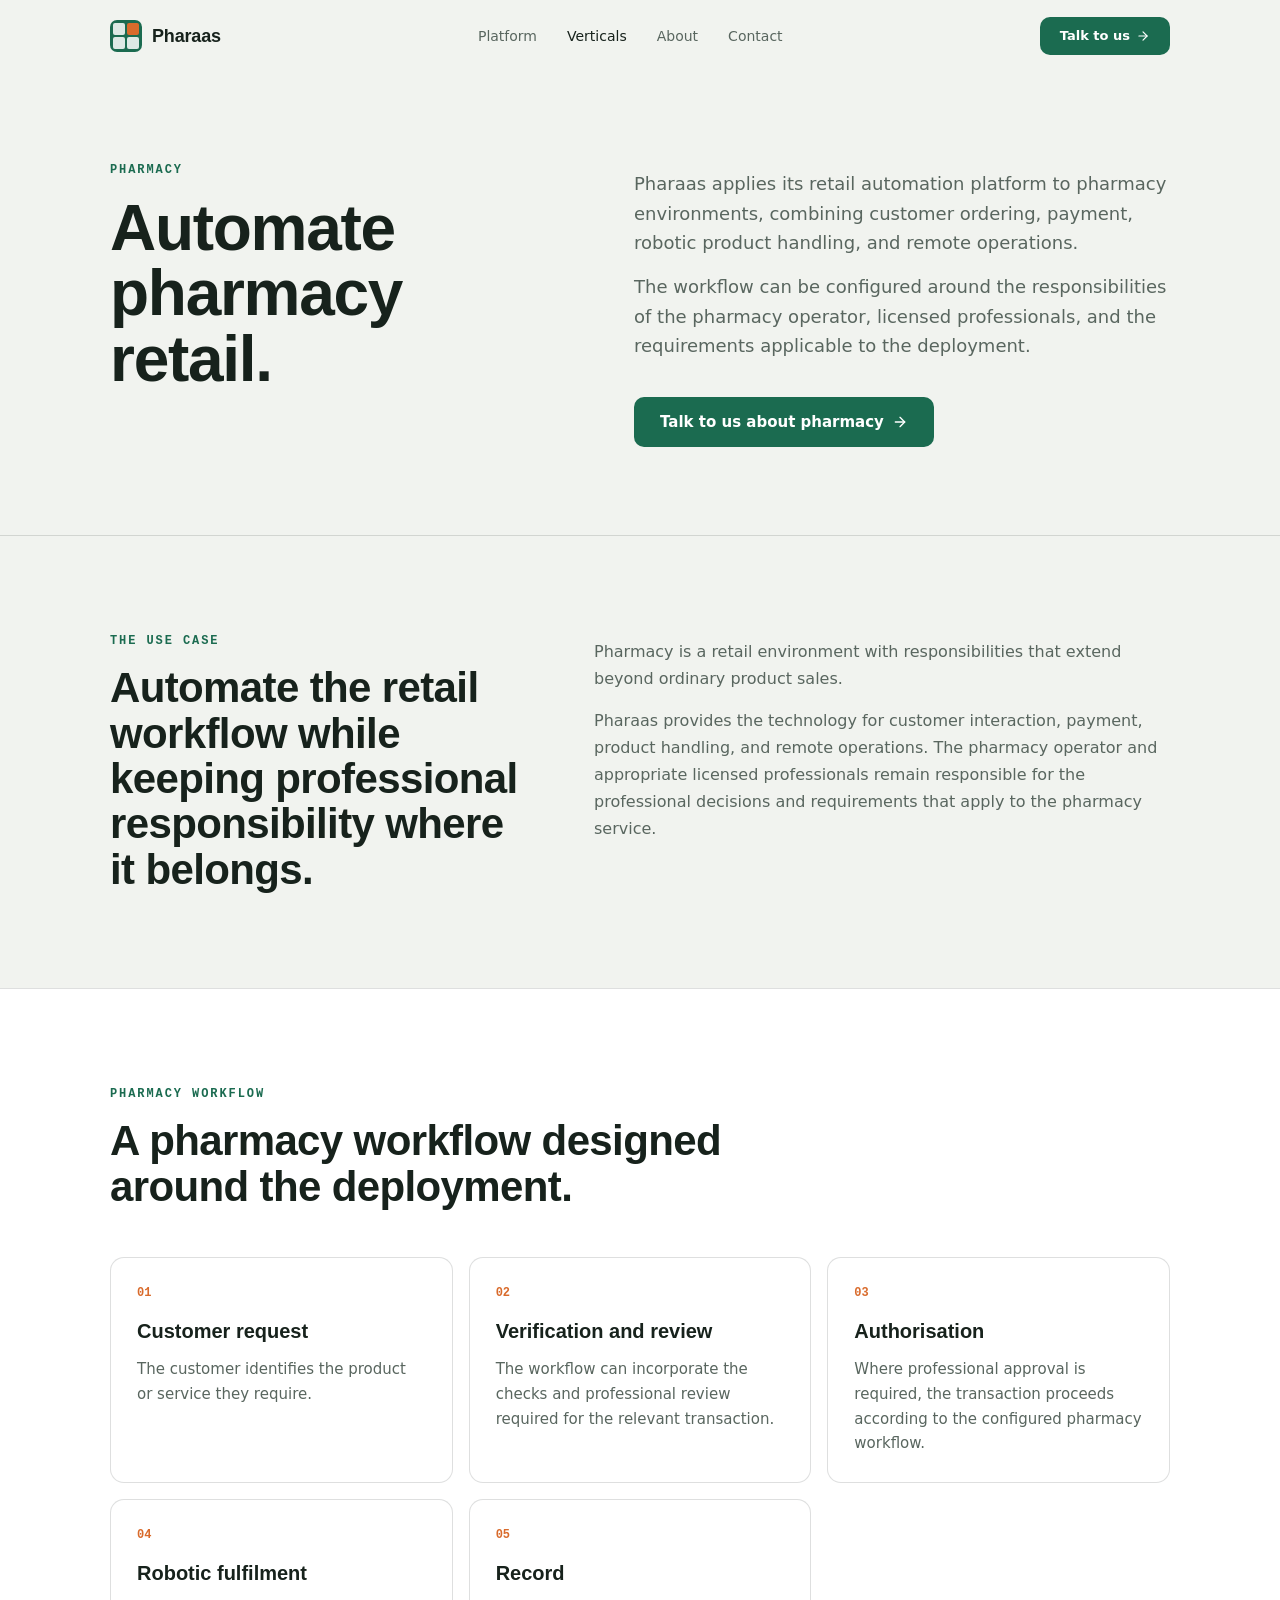
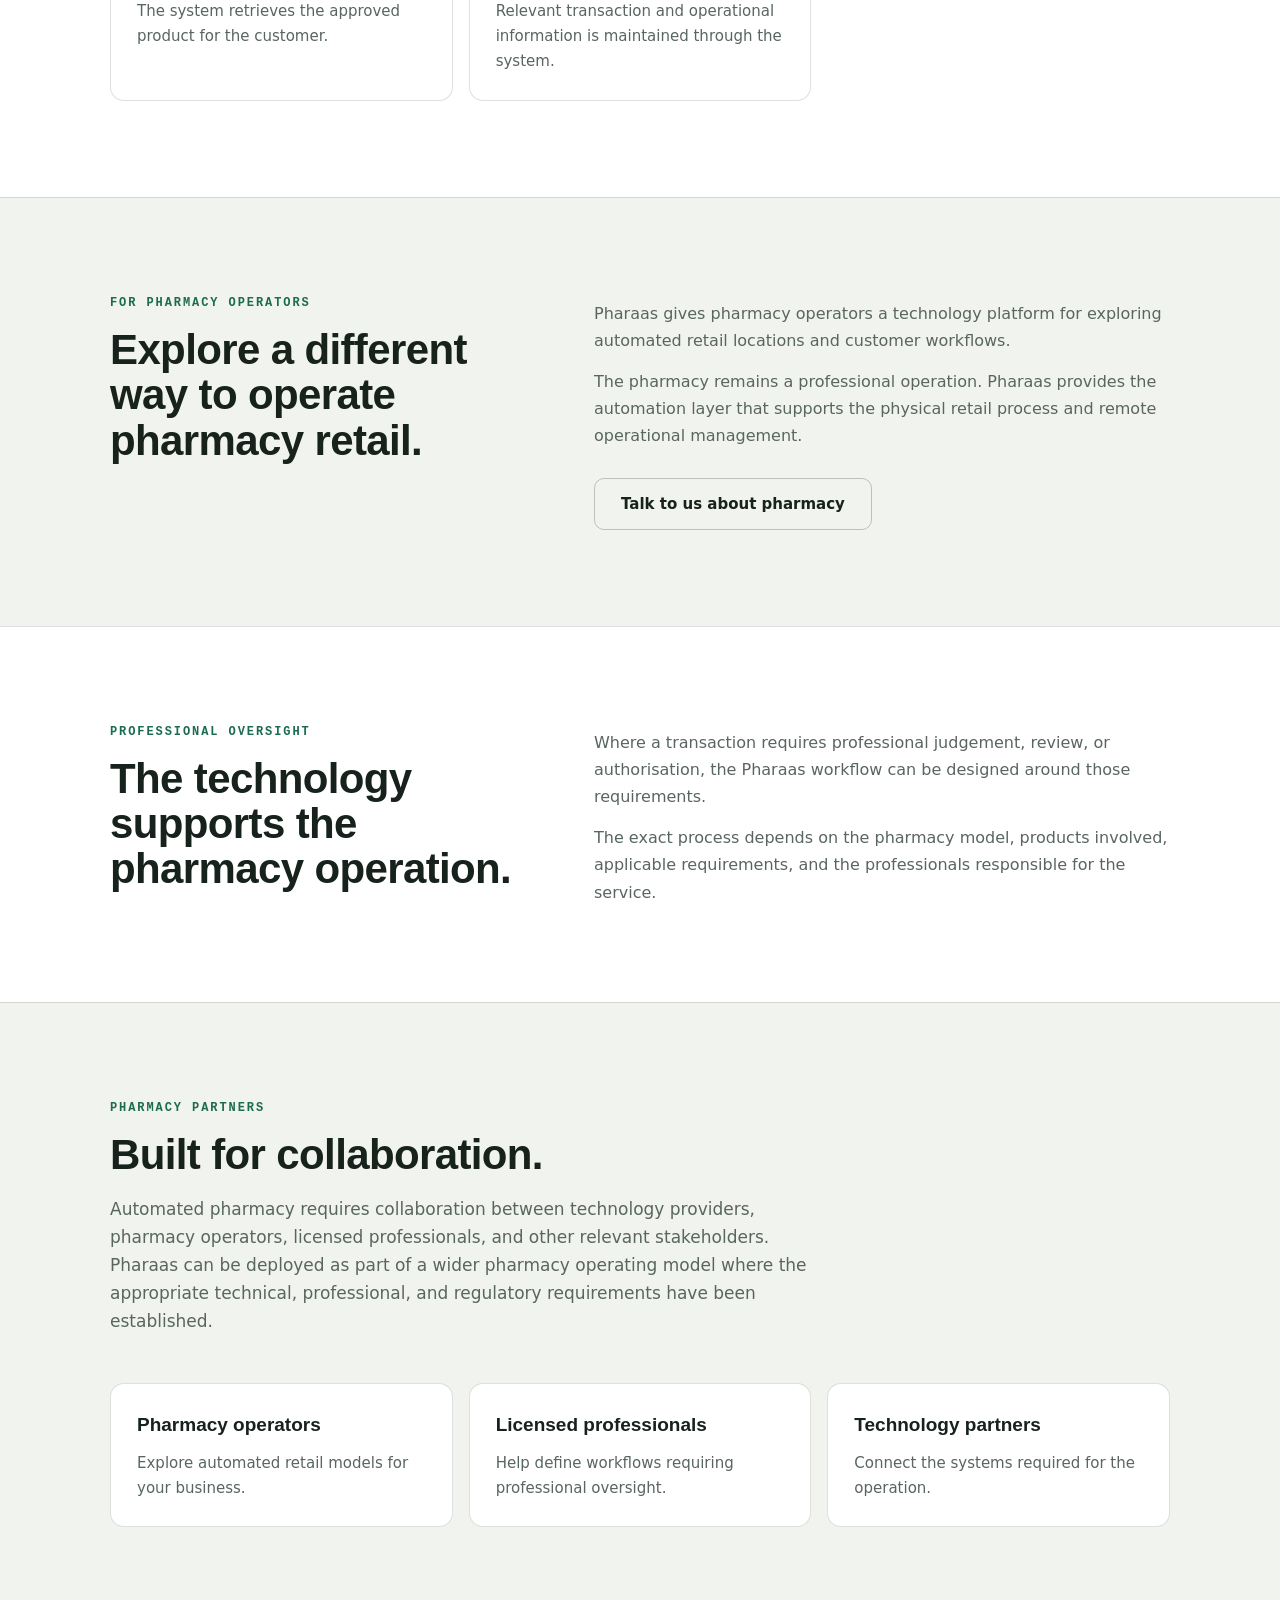
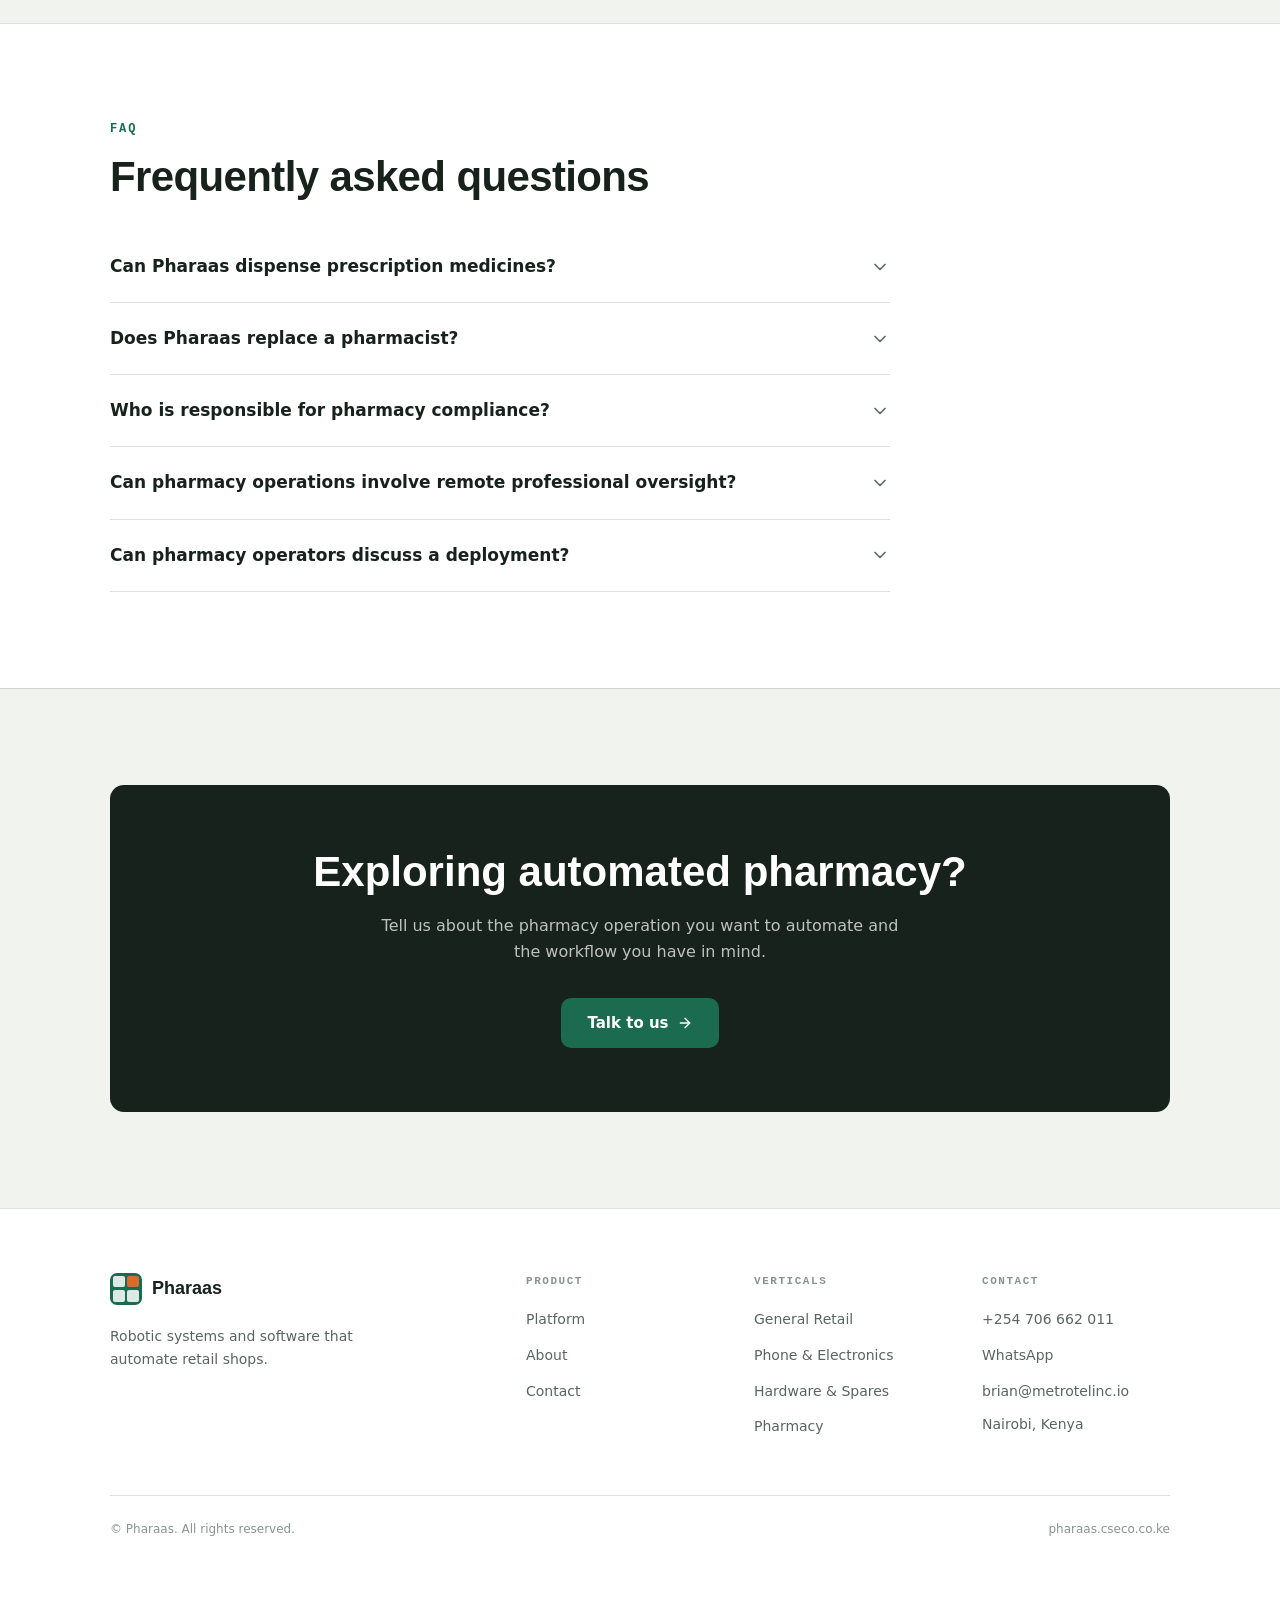
<file: verticals/pharmacy/index.html>
<!DOCTYPE html><!--dX0iJeJuOsK3yamjARJ9T--><html lang="en"><head><meta charSet="utf-8"/><meta name="viewport" content="width=device-width, initial-scale=1"/><link rel="stylesheet" href="/_next/static/chunks/f54f66978bfeae3a.css" data-precedence="next"/><link rel="preload" as="script" fetchPriority="low" href="/_next/static/chunks/78f17d245f44ecc2.js"/><script src="/_next/static/chunks/65b96ee02177b1b8.js" async=""></script><script src="/_next/static/chunks/c8d0931fee4b59a2.js" async=""></script><script src="/_next/static/chunks/3f893f5065855c86.js" async=""></script><script src="/_next/static/chunks/turbopack-a428b1386a372f87.js" async=""></script><script src="/_next/static/chunks/aa5488182624ddef.js" async=""></script><script src="/_next/static/chunks/ccd5a61a4aa49379.js" async=""></script><script src="/_next/static/chunks/87ae4b7f87ada826.js" async=""></script><meta name="theme-color" content="#F1F3EF"/><title>Pharmacy · Pharaas</title><meta name="description" content="Pharaas applies its retail automation platform to pharmacy environments, combining customer ordering, payment, robotic product handling, and remote operations."/><link rel="manifest" href="/manifest.json"/><meta property="og:title" content="Pharmacy · Pharaas"/><meta property="og:description" content="Pharaas applies its retail automation platform to pharmacy environments, combining customer ordering, payment, robotic product handling, and remote operations."/><meta property="og:image" content="https://pharaas.cseco.co.ke/og/pharmacy.png"/><meta name="twitter:card" content="summary_large_image"/><meta name="twitter:title" content="Pharmacy · Pharaas"/><meta name="twitter:description" content="Pharaas applies its retail automation platform to pharmacy environments, combining customer ordering, payment, robotic product handling, and remote operations."/><meta name="twitter:image" content="https://pharaas.cseco.co.ke/og/pharmacy.png"/><link rel="icon" href="/favicon.svg"/><link rel="apple-touch-icon" href="/apple-touch-icon.png"/><script src="/_next/static/chunks/a6dad97d9634a72d.js" noModule=""></script></head><body class="min-h-screen flex flex-col"><div hidden=""><!--$--><!--/$--></div><script type="application/ld+json">[{"@context":"https://schema.org","@type":"Organization","name":"Pharaas","url":"https://pharaas.cseco.co.ke","logo":"https://pharaas.cseco.co.ke/icon-512.png","email":"brian@metrotelinc.io","telephone":"+254706662011","address":{"@type":"PostalAddress","addressLocality":"Nairobi","addressCountry":"KE"}},{"@context":"https://schema.org","@type":"WebSite","name":"Pharaas","url":"https://pharaas.cseco.co.ke"},{"@context":"https://schema.org","@type":"BreadcrumbList","itemListElement":[{"@type":"ListItem","position":1,"name":"Home","item":"https://pharaas.cseco.co.ke"},{"@type":"ListItem","position":2,"name":"Pharmacy","item":"https://pharaas.cseco.co.ke/verticals/pharmacy"}]}]</script><header style="position:sticky;top:0;z-index:50;background:transparent;backdrop-filter:none;-webkit-backdrop-filter:none;border-bottom:1px solid transparent;transition:background 300ms, border-color 300ms"><div class="pr-px " style="max-width:1140px;margin:0 auto;padding-left:40px;padding-right:40px;height:72px;display:flex;align-items:center;justify-content:space-between"><a style="display:flex;align-items:center;gap:10px" href="/"><div style="width:32px;height:32px;border-radius:7.04px;background:var(--color-grn);display:grid;grid-template-columns:11.68px 11.68px;grid-template-rows:11.68px 11.68px;gap:2.88px;padding:2.88px"><div style="border-radius:2px;background:rgba(255,255,255,0.85)"></div><div style="border-radius:2px;background:var(--color-sig)"></div><div style="border-radius:2px;background:rgba(255,255,255,0.85)"></div><div style="border-radius:2px;background:rgba(255,255,255,0.85)"></div></div><span class="pr-disp" style="font-weight:700;font-size:18px;letter-spacing:-0.01em;color:var(--color-ink)">Pharaas</span></a><nav class="pr-hm" style="display:flex;align-items:center;gap:30px"><a class="pr-nav" style="font-size:14px;font-weight:500;color:var(--color-mut);transition:color 200ms" href="/platform/">Platform</a><div class="pr-drop"><button type="button" class="pr-nav" style="font-size:14px;font-weight:500;color:var(--color-ink);transition:color 200ms;background:transparent;border:0;padding:0;cursor:pointer;font-family:inherit">Verticals</button><div class="pr-panel"><a href="/verticals/general-retail/">General Retail</a><a href="/verticals/phone-electronics/">Phone &amp; Electronics</a><a href="/verticals/hardware-spares/">Hardware &amp; Spares</a><a href="/verticals/pharmacy/">Pharmacy</a></div></div><a class="pr-nav" style="font-size:14px;font-weight:500;color:var(--color-mut);transition:color 200ms" href="/about/">About</a><a class="pr-nav" style="font-size:14px;font-weight:500;color:var(--color-mut);transition:color 200ms" href="/contact/">Contact</a></nav><div style="display:flex;align-items:center;gap:8px"><a class="pr-btn-a pr-hm" style="display:inline-flex;align-items:center;gap:6px;padding:9px 20px;font-size:13px;font-weight:600;border-radius:10px" href="/contact/">Talk to us <svg xmlns="http://www.w3.org/2000/svg" width="14" height="14" viewBox="0 0 24 24" fill="none" stroke="currentColor" stroke-width="2" stroke-linecap="round" stroke-linejoin="round" class="lucide lucide-arrow-right" aria-hidden="true"><path d="M5 12h14"></path><path d="m12 5 7 7-7 7"></path></svg></a><button class="pr-hd" aria-label="Menu" style="padding:8px;margin-right:-8px;background:transparent;border:0;cursor:pointer;color:var(--color-ink)"><svg xmlns="http://www.w3.org/2000/svg" width="22" height="22" viewBox="0 0 24 24" fill="none" stroke="currentColor" stroke-width="2" stroke-linecap="round" stroke-linejoin="round" class="lucide lucide-menu" aria-hidden="true"><path d="M4 5h16"></path><path d="M4 12h16"></path><path d="M4 19h16"></path></svg></button></div></div></header><main><section class="pr-sp" style="padding-top:88px;padding-bottom:88px"><div class="pr-px " style="max-width:1140px;margin:0 auto;padding-left:40px;padding-right:40px"><div class="pr-g2" style="display:grid;grid-template-columns:minmax(280px, 460px) 1fr;gap:64px;align-items:start"><div style="position:sticky;top:96px"><p class="pr-mono" style="font-size:12px;font-weight:600;letter-spacing:0.16em;text-transform:uppercase;color:var(--color-grn)">Pharmacy</p><h1 class="pr-disp pr-h1" style="margin-top:16px;font-size:clamp(42px, 6vw, 64px);line-height:1.02;font-weight:700;letter-spacing:-0.02em;color:var(--color-ink)">Automate pharmacy retail.</h1></div><div style="padding-top:8px"><div style="margin-top:0;display:flex;flex-direction:column;gap:14px"><p style="font-size:18px;line-height:1.65;color:var(--color-mut);max-width:620px">Pharaas applies its retail automation platform to pharmacy environments, combining customer ordering, payment, robotic product handling, and remote operations.</p><p style="font-size:18px;line-height:1.65;color:var(--color-mut);max-width:620px">The workflow can be configured around the responsibilities of the pharmacy operator, licensed professionals, and the requirements applicable to the deployment.</p></div><div style="margin-top:36px;display:flex;flex-wrap:wrap;gap:12px"><a href="/contact" class="pr-btn-a" style="display:inline-flex;align-items:center;justify-content:center;gap:8px;padding:13px 26px;font-size:15px;font-weight:600;border-radius:10px">Talk to us about pharmacy<svg xmlns="http://www.w3.org/2000/svg" width="16" height="16" viewBox="0 0 24 24" fill="none" stroke="currentColor" stroke-width="2" stroke-linecap="round" stroke-linejoin="round" class="lucide lucide-arrow-right" aria-hidden="true"><path d="M5 12h14"></path><path d="m12 5 7 7-7 7"></path></svg></a></div></div></div></div></section><section class="pr-sp" style="padding-top:96px;padding-bottom:96px;border-top:1px solid var(--color-line)"><div class="pr-px " style="max-width:1140px;margin:0 auto;padding-left:40px;padding-right:40px"><div class="pr-g2" style="display:grid;grid-template-columns:minmax(280px, 420px) 1fr;gap:64px;align-items:start"><div style="position:sticky;top:96px"><div style="max-width:720px"><p class="pr-mono" style="font-size:12px;font-weight:600;letter-spacing:0.16em;text-transform:uppercase;color:var(--color-grn)">The use case</p><h2 class="pr-disp" style="margin-top:14px;font-size:clamp(28px, 4vw, 42px);line-height:1.08;font-weight:600;letter-spacing:-0.015em;color:var(--color-ink)">Automate the retail workflow while keeping professional responsibility where it belongs.</h2></div></div><div><p style="margin-top:6px;font-size:16px;line-height:1.7;color:var(--color-mut)">Pharmacy is a retail environment with responsibilities that extend beyond ordinary product sales.</p><p style="margin-top:14px;font-size:16px;line-height:1.7;color:var(--color-mut)">Pharaas provides the technology for customer interaction, payment, product handling, and remote operations. The pharmacy operator and appropriate licensed professionals remain responsible for the professional decisions and requirements that apply to the pharmacy service.</p></div></div></div></section><section class="pr-sp" style="padding-top:96px;padding-bottom:96px;background:var(--color-panel);border-top:1px solid var(--color-line)"><div class="pr-px " style="max-width:1140px;margin:0 auto;padding-left:40px;padding-right:40px"><div style="max-width:720px"><p class="pr-mono" style="font-size:12px;font-weight:600;letter-spacing:0.16em;text-transform:uppercase;color:var(--color-grn)">Pharmacy workflow</p><h2 class="pr-disp" style="margin-top:14px;font-size:clamp(28px, 4vw, 42px);line-height:1.08;font-weight:600;letter-spacing:-0.015em;color:var(--color-ink)">A pharmacy workflow designed around the deployment.</h2></div><div class="pr-g3" style="margin-top:48px;display:grid;grid-template-columns:repeat(3, 1fr);gap:16px"><div class="pr-card" style="padding:26px"><p class="pr-mono" style="font-size:12px;font-weight:600;color:var(--color-sig)">01</p><h3 class="pr-disp" style="margin-top:12px;font-size:20px;font-weight:600;color:var(--color-ink)">Customer request</h3><p style="margin-top:10px;font-size:15px;line-height:1.65;color:var(--color-mut)">The customer identifies the product or service they require.</p></div><div class="pr-card" style="padding:26px"><p class="pr-mono" style="font-size:12px;font-weight:600;color:var(--color-sig)">02</p><h3 class="pr-disp" style="margin-top:12px;font-size:20px;font-weight:600;color:var(--color-ink)">Verification and review</h3><p style="margin-top:10px;font-size:15px;line-height:1.65;color:var(--color-mut)">The workflow can incorporate the checks and professional review required for the relevant transaction.</p></div><div class="pr-card" style="padding:26px"><p class="pr-mono" style="font-size:12px;font-weight:600;color:var(--color-sig)">03</p><h3 class="pr-disp" style="margin-top:12px;font-size:20px;font-weight:600;color:var(--color-ink)">Authorisation</h3><p style="margin-top:10px;font-size:15px;line-height:1.65;color:var(--color-mut)">Where professional approval is required, the transaction proceeds according to the configured pharmacy workflow.</p></div><div class="pr-card" style="padding:26px"><p class="pr-mono" style="font-size:12px;font-weight:600;color:var(--color-sig)">04</p><h3 class="pr-disp" style="margin-top:12px;font-size:20px;font-weight:600;color:var(--color-ink)">Robotic fulfilment</h3><p style="margin-top:10px;font-size:15px;line-height:1.65;color:var(--color-mut)">The system retrieves the approved product for the customer.</p></div><div class="pr-card" style="padding:26px"><p class="pr-mono" style="font-size:12px;font-weight:600;color:var(--color-sig)">05</p><h3 class="pr-disp" style="margin-top:12px;font-size:20px;font-weight:600;color:var(--color-ink)">Record</h3><p style="margin-top:10px;font-size:15px;line-height:1.65;color:var(--color-mut)">Relevant transaction and operational information is maintained through the system.</p></div></div></div></section><section class="pr-sp" style="padding-top:96px;padding-bottom:96px;border-top:1px solid var(--color-line)"><div class="pr-px " style="max-width:1140px;margin:0 auto;padding-left:40px;padding-right:40px"><div class="pr-g2" style="display:grid;grid-template-columns:minmax(280px, 420px) 1fr;gap:64px;align-items:start"><div style="position:sticky;top:96px"><div style="max-width:720px"><p class="pr-mono" style="font-size:12px;font-weight:600;letter-spacing:0.16em;text-transform:uppercase;color:var(--color-grn)">For pharmacy operators</p><h2 class="pr-disp" style="margin-top:14px;font-size:clamp(28px, 4vw, 42px);line-height:1.08;font-weight:600;letter-spacing:-0.015em;color:var(--color-ink)">Explore a different way to operate pharmacy retail.</h2></div></div><div><p style="margin-top:6px;font-size:16px;line-height:1.7;color:var(--color-mut)">Pharaas gives pharmacy operators a technology platform for exploring automated retail locations and customer workflows.</p><p style="margin-top:14px;font-size:16px;line-height:1.7;color:var(--color-mut)">The pharmacy remains a professional operation. Pharaas provides the automation layer that supports the physical retail process and remote operational management.</p><div style="margin-top:28px"><a href="/contact" class="pr-btn-g" style="display:inline-flex;align-items:center;justify-content:center;gap:8px;padding:13px 26px;font-size:15px;font-weight:600;border-radius:10px">Talk to us about pharmacy</a></div></div></div></div></section><section class="pr-sp" style="padding-top:96px;padding-bottom:96px;background:var(--color-panel);border-top:1px solid var(--color-line)"><div class="pr-px " style="max-width:1140px;margin:0 auto;padding-left:40px;padding-right:40px"><div class="pr-g2" style="display:grid;grid-template-columns:minmax(280px, 420px) 1fr;gap:64px;align-items:start"><div style="position:sticky;top:96px"><div style="max-width:720px"><p class="pr-mono" style="font-size:12px;font-weight:600;letter-spacing:0.16em;text-transform:uppercase;color:var(--color-grn)">Professional oversight</p><h2 class="pr-disp" style="margin-top:14px;font-size:clamp(28px, 4vw, 42px);line-height:1.08;font-weight:600;letter-spacing:-0.015em;color:var(--color-ink)">The technology supports the pharmacy operation.</h2></div></div><div><p style="margin-top:6px;font-size:16px;line-height:1.7;color:var(--color-mut)">Where a transaction requires professional judgement, review, or authorisation, the Pharaas workflow can be designed around those requirements.</p><p style="margin-top:14px;font-size:16px;line-height:1.7;color:var(--color-mut)">The exact process depends on the pharmacy model, products involved, applicable requirements, and the professionals responsible for the service.</p></div></div></div></section><section class="pr-sp" style="padding-top:96px;padding-bottom:96px;border-top:1px solid var(--color-line)"><div class="pr-px " style="max-width:1140px;margin:0 auto;padding-left:40px;padding-right:40px"><div style="max-width:720px"><p class="pr-mono" style="font-size:12px;font-weight:600;letter-spacing:0.16em;text-transform:uppercase;color:var(--color-grn)">Pharmacy partners</p><h2 class="pr-disp" style="margin-top:14px;font-size:clamp(28px, 4vw, 42px);line-height:1.08;font-weight:600;letter-spacing:-0.015em;color:var(--color-ink)">Built for collaboration.</h2><p style="margin-top:18px;font-size:17px;line-height:1.65;color:var(--color-mut)">Automated pharmacy requires collaboration between technology providers, pharmacy operators, licensed professionals, and other relevant stakeholders. Pharaas can be deployed as part of a wider pharmacy operating model where the appropriate technical, professional, and regulatory requirements have been established.</p></div><div class="pr-g3" style="margin-top:48px;display:grid;grid-template-columns:repeat(3, 1fr);gap:16px"><div class="pr-card" style="padding:26px"><h3 class="pr-disp" style="font-size:19px;font-weight:600;color:var(--color-ink)">Pharmacy operators</h3><p style="margin-top:10px;font-size:15px;line-height:1.65;color:var(--color-mut)">Explore automated retail models for your business.</p></div><div class="pr-card" style="padding:26px"><h3 class="pr-disp" style="font-size:19px;font-weight:600;color:var(--color-ink)">Licensed professionals</h3><p style="margin-top:10px;font-size:15px;line-height:1.65;color:var(--color-mut)">Help define workflows requiring professional oversight.</p></div><div class="pr-card" style="padding:26px"><h3 class="pr-disp" style="font-size:19px;font-weight:600;color:var(--color-ink)">Technology partners</h3><p style="margin-top:10px;font-size:15px;line-height:1.65;color:var(--color-mut)">Connect the systems required for the operation.</p></div></div></div></section><section class="pr-sp" style="padding-top:96px;padding-bottom:96px;background:var(--color-panel);border-top:1px solid var(--color-line)"><div class="pr-px " style="max-width:1140px;margin:0 auto;padding-left:40px;padding-right:40px"><div style="max-width:720px"><p class="pr-mono" style="font-size:12px;font-weight:600;letter-spacing:0.16em;text-transform:uppercase;color:var(--color-grn)">FAQ</p><h2 class="pr-disp" style="margin-top:14px;font-size:clamp(28px, 4vw, 42px);line-height:1.08;font-weight:600;letter-spacing:-0.015em;color:var(--color-ink)">Frequently asked questions</h2></div><div style="margin-top:32px;max-width:780px"><div style="border-bottom:1px solid var(--color-line)"><button aria-expanded="false" style="width:100%;padding:22px 0;display:flex;align-items:center;gap:20px;text-align:left;background:transparent;border:0;cursor:pointer;color:inherit;font-family:inherit"><span style="flex:1;font-size:17px;font-weight:600;color:var(--color-ink)">Can Pharaas dispense prescription medicines?</span><svg xmlns="http://www.w3.org/2000/svg" width="20" height="20" viewBox="0 0 24 24" fill="none" stroke="var(--color-mut)" stroke-width="2" stroke-linecap="round" stroke-linejoin="round" class="lucide lucide-chevron-down" aria-hidden="true" style="flex-shrink:0;transform:none;transition:transform 200ms"><path d="m6 9 6 6 6-6"></path></svg></button></div><div style="border-bottom:1px solid var(--color-line)"><button aria-expanded="false" style="width:100%;padding:22px 0;display:flex;align-items:center;gap:20px;text-align:left;background:transparent;border:0;cursor:pointer;color:inherit;font-family:inherit"><span style="flex:1;font-size:17px;font-weight:600;color:var(--color-ink)">Does Pharaas replace a pharmacist?</span><svg xmlns="http://www.w3.org/2000/svg" width="20" height="20" viewBox="0 0 24 24" fill="none" stroke="var(--color-mut)" stroke-width="2" stroke-linecap="round" stroke-linejoin="round" class="lucide lucide-chevron-down" aria-hidden="true" style="flex-shrink:0;transform:none;transition:transform 200ms"><path d="m6 9 6 6 6-6"></path></svg></button></div><div style="border-bottom:1px solid var(--color-line)"><button aria-expanded="false" style="width:100%;padding:22px 0;display:flex;align-items:center;gap:20px;text-align:left;background:transparent;border:0;cursor:pointer;color:inherit;font-family:inherit"><span style="flex:1;font-size:17px;font-weight:600;color:var(--color-ink)">Who is responsible for pharmacy compliance?</span><svg xmlns="http://www.w3.org/2000/svg" width="20" height="20" viewBox="0 0 24 24" fill="none" stroke="var(--color-mut)" stroke-width="2" stroke-linecap="round" stroke-linejoin="round" class="lucide lucide-chevron-down" aria-hidden="true" style="flex-shrink:0;transform:none;transition:transform 200ms"><path d="m6 9 6 6 6-6"></path></svg></button></div><div style="border-bottom:1px solid var(--color-line)"><button aria-expanded="false" style="width:100%;padding:22px 0;display:flex;align-items:center;gap:20px;text-align:left;background:transparent;border:0;cursor:pointer;color:inherit;font-family:inherit"><span style="flex:1;font-size:17px;font-weight:600;color:var(--color-ink)">Can pharmacy operations involve remote professional oversight?</span><svg xmlns="http://www.w3.org/2000/svg" width="20" height="20" viewBox="0 0 24 24" fill="none" stroke="var(--color-mut)" stroke-width="2" stroke-linecap="round" stroke-linejoin="round" class="lucide lucide-chevron-down" aria-hidden="true" style="flex-shrink:0;transform:none;transition:transform 200ms"><path d="m6 9 6 6 6-6"></path></svg></button></div><div style="border-bottom:1px solid var(--color-line)"><button aria-expanded="false" style="width:100%;padding:22px 0;display:flex;align-items:center;gap:20px;text-align:left;background:transparent;border:0;cursor:pointer;color:inherit;font-family:inherit"><span style="flex:1;font-size:17px;font-weight:600;color:var(--color-ink)">Can pharmacy operators discuss a deployment?</span><svg xmlns="http://www.w3.org/2000/svg" width="20" height="20" viewBox="0 0 24 24" fill="none" stroke="var(--color-mut)" stroke-width="2" stroke-linecap="round" stroke-linejoin="round" class="lucide lucide-chevron-down" aria-hidden="true" style="flex-shrink:0;transform:none;transition:transform 200ms"><path d="m6 9 6 6 6-6"></path></svg></button></div></div></div></section><section class="pr-sp" style="padding-top:96px;padding-bottom:96px;border-top:1px solid var(--color-line)"><div class="pr-px " style="max-width:1140px;margin:0 auto;padding-left:40px;padding-right:40px"><div class="pr-card" style="padding:64px 40px;text-align:center;background:var(--color-ink);border:0"><h2 class="pr-disp" style="font-size:clamp(28px, 4vw, 42px);line-height:1.1;font-weight:600;color:#fff">Exploring automated pharmacy?</h2><p style="margin:18px auto 0;max-width:520px;font-size:16px;line-height:1.65;color:rgba(255,255,255,0.72)">Tell us about the pharmacy operation you want to automate and the workflow you have in mind.</p><div style="margin-top:32px"><a href="/contact" class="pr-btn-a" style="display:inline-flex;align-items:center;justify-content:center;gap:8px;padding:13px 26px;font-size:15px;font-weight:600;border-radius:10px">Talk to us<svg xmlns="http://www.w3.org/2000/svg" width="16" height="16" viewBox="0 0 24 24" fill="none" stroke="currentColor" stroke-width="2" stroke-linecap="round" stroke-linejoin="round" class="lucide lucide-arrow-right" aria-hidden="true"><path d="M5 12h14"></path><path d="m12 5 7 7-7 7"></path></svg></a></div></div></div></section></main><footer style="border-top:1px solid var(--color-line);background:var(--color-panel)"><div class="pr-px " style="max-width:1140px;margin:0 auto;padding-left:40px;padding-right:40px;padding-top:64px;padding-bottom:64px"><div class="pr-fg" style="display:grid;grid-template-columns:2fr 1fr 1fr 1fr;gap:40px"><div><div style="display:flex;align-items:center;gap:10px;margin-bottom:20px"><div style="width:32px;height:32px;border-radius:7.04px;background:var(--color-grn);display:grid;grid-template-columns:11.68px 11.68px;grid-template-rows:11.68px 11.68px;gap:2.88px;padding:2.88px"><div style="border-radius:2px;background:rgba(255,255,255,0.85)"></div><div style="border-radius:2px;background:var(--color-sig)"></div><div style="border-radius:2px;background:rgba(255,255,255,0.85)"></div><div style="border-radius:2px;background:rgba(255,255,255,0.85)"></div></div><span class="pr-disp" style="font-weight:700;font-size:18px;color:var(--color-ink)">Pharaas</span></div><p style="font-size:14px;line-height:1.65;color:var(--color-mut);max-width:280px">Robotic systems and software that automate retail shops.</p></div><div><p class="pr-mono" style="font-size:11px;font-weight:600;letter-spacing:0.14em;text-transform:uppercase;color:var(--color-fnt)">Product</p><ul style="margin-top:16px;display:flex;flex-direction:column;gap:10px"><li><a class="pr-fl" style="font-size:14px;color:var(--color-mut);transition:color 200ms" href="/platform/">Platform</a></li><li><a class="pr-fl" style="font-size:14px;color:var(--color-mut);transition:color 200ms" href="/about/">About</a></li><li><a class="pr-fl" style="font-size:14px;color:var(--color-mut);transition:color 200ms" href="/contact/">Contact</a></li></ul></div><div><p class="pr-mono" style="font-size:11px;font-weight:600;letter-spacing:0.14em;text-transform:uppercase;color:var(--color-fnt)">Verticals</p><ul style="margin-top:16px;display:flex;flex-direction:column;gap:10px"><li><a class="pr-fl" style="font-size:14px;color:var(--color-mut);transition:color 200ms" href="/verticals/general-retail/">General Retail</a></li><li><a class="pr-fl" style="font-size:14px;color:var(--color-mut);transition:color 200ms" href="/verticals/phone-electronics/">Phone &amp; Electronics</a></li><li><a class="pr-fl" style="font-size:14px;color:var(--color-mut);transition:color 200ms" href="/verticals/hardware-spares/">Hardware &amp; Spares</a></li><li><a class="pr-fl" style="font-size:14px;color:var(--color-mut);transition:color 200ms" href="/verticals/pharmacy/">Pharmacy</a></li></ul></div><div><p class="pr-mono" style="font-size:11px;font-weight:600;letter-spacing:0.14em;text-transform:uppercase;color:var(--color-fnt)">Contact</p><ul style="margin-top:16px;display:flex;flex-direction:column;gap:10px"><li><a href="tel:+254706662011" class="pr-fl" style="font-size:14px;color:var(--color-mut)">+254 706 662 011</a></li><li><a href="https://wa.me/254706662011" class="pr-fl" target="_blank" rel="noopener noreferrer" style="font-size:14px;color:var(--color-mut)">WhatsApp</a></li><li><a href="mailto:brian@metrotelinc.io" class="pr-fl" style="font-size:14px;color:var(--color-mut)">brian@metrotelinc.io</a></li><li><p style="font-size:14px;color:var(--color-mut)">Nairobi, Kenya</p></li></ul></div></div><div style="margin-top:56px;padding-top:24px;border-top:1px solid var(--color-line);display:flex;flex-wrap:wrap;justify-content:space-between;gap:12px;font-size:12px;color:var(--color-fnt)"><p>© Pharaas. All rights reserved.</p><p>pharaas.cseco.co.ke</p></div></div></footer><!--$--><!--/$--><script src="/_next/static/chunks/78f17d245f44ecc2.js" id="_R_" async=""></script><script>(self.__next_f=self.__next_f||[]).push([0])</script><script>self.__next_f.push([1,"1:\"$Sreact.fragment\"\n2:I[56698,[\"/_next/static/chunks/aa5488182624ddef.js\",\"/_next/static/chunks/ccd5a61a4aa49379.js\"],\"default\"]\n3:I[35109,[\"/_next/static/chunks/aa5488182624ddef.js\",\"/_next/static/chunks/ccd5a61a4aa49379.js\"],\"default\"]\n4:I[2971,[\"/_next/static/chunks/87ae4b7f87ada826.js\"],\"default\"]\n12:I[57797,[\"/_next/static/chunks/aa5488182624ddef.js\",\"/_next/static/chunks/ccd5a61a4aa49379.js\"],\"default\"]\n:HL[\"/_next/static/chunks/f54f66978bfeae3a.css\",\"style\"]\n"])</script><script>self.__next_f.push([1,"0:{\"P\":null,\"b\":\"dX0iJeJuOsK3yamjARJ9T\",\"c\":[\"\",\"verticals\",\"pharmacy\",\"\"],\"q\":\"\",\"i\":false,\"f\":[[[\"\",{\"children\":[\"verticals\",{\"children\":[\"pharmacy\",{\"children\":[\"__PAGE__\",{}]}]}]},\"$undefined\",\"$undefined\",true],[[\"$\",\"$1\",\"c\",{\"children\":[[[\"$\",\"link\",\"0\",{\"rel\":\"stylesheet\",\"href\":\"/_next/static/chunks/f54f66978bfeae3a.css\",\"precedence\":\"next\",\"crossOrigin\":\"$undefined\",\"nonce\":\"$undefined\"}]],[\"$\",\"html\",null,{\"lang\":\"en\",\"children\":[\"$\",\"body\",null,{\"className\":\"min-h-screen flex flex-col\",\"children\":[\"$\",\"$L2\",null,{\"parallelRouterKey\":\"children\",\"error\":\"$undefined\",\"errorStyles\":\"$undefined\",\"errorScripts\":\"$undefined\",\"template\":[\"$\",\"$L3\",null,{}],\"templateStyles\":\"$undefined\",\"templateScripts\":\"$undefined\",\"notFound\":[[[\"$\",\"title\",null,{\"children\":\"404: This page could not be found.\"}],[\"$\",\"div\",null,{\"style\":{\"fontFamily\":\"system-ui,\\\"Segoe UI\\\",Roboto,Helvetica,Arial,sans-serif,\\\"Apple Color Emoji\\\",\\\"Segoe UI Emoji\\\"\",\"height\":\"100vh\",\"textAlign\":\"center\",\"display\":\"flex\",\"flexDirection\":\"column\",\"alignItems\":\"center\",\"justifyContent\":\"center\"},\"children\":[\"$\",\"div\",null,{\"children\":[[\"$\",\"style\",null,{\"dangerouslySetInnerHTML\":{\"__html\":\"body{color:#000;background:#fff;margin:0}.next-error-h1{border-right:1px solid rgba(0,0,0,.3)}@media (prefers-color-scheme:dark){body{color:#fff;background:#000}.next-error-h1{border-right:1px solid rgba(255,255,255,.3)}}\"}}],[\"$\",\"h1\",null,{\"className\":\"next-error-h1\",\"style\":{\"display\":\"inline-block\",\"margin\":\"0 20px 0 0\",\"padding\":\"0 23px 0 0\",\"fontSize\":24,\"fontWeight\":500,\"verticalAlign\":\"top\",\"lineHeight\":\"49px\"},\"children\":404}],[\"$\",\"div\",null,{\"style\":{\"display\":\"inline-block\"},\"children\":[\"$\",\"h2\",null,{\"style\":{\"fontSize\":14,\"fontWeight\":400,\"lineHeight\":\"49px\",\"margin\":0},\"children\":\"This page could not be found.\"}]}]]}]}]],[]],\"forbidden\":\"$undefined\",\"unauthorized\":\"$undefined\"}]}]}]]}],{\"children\":[[\"$\",\"$1\",\"c\",{\"children\":[null,[\"$\",\"$L2\",null,{\"parallelRouterKey\":\"children\",\"error\":\"$undefined\",\"errorStyles\":\"$undefined\",\"errorScripts\":\"$undefined\",\"template\":[\"$\",\"$L3\",null,{}],\"templateStyles\":\"$undefined\",\"templateScripts\":\"$undefined\",\"notFound\":\"$undefined\",\"forbidden\":\"$undefined\",\"unauthorized\":\"$undefined\"}]]}],{\"children\":[[\"$\",\"$1\",\"c\",{\"children\":[null,[\"$\",\"$L2\",null,{\"parallelRouterKey\":\"children\",\"error\":\"$undefined\",\"errorStyles\":\"$undefined\",\"errorScripts\":\"$undefined\",\"template\":[\"$\",\"$L3\",null,{}],\"templateStyles\":\"$undefined\",\"templateScripts\":\"$undefined\",\"notFound\":\"$undefined\",\"forbidden\":\"$undefined\",\"unauthorized\":\"$undefined\"}]]}],{\"children\":[[\"$\",\"$1\",\"c\",{\"children\":[[[\"$\",\"script\",null,{\"type\":\"application/ld+json\",\"dangerouslySetInnerHTML\":{\"__html\":\"[{\\\"@context\\\":\\\"https://schema.org\\\",\\\"@type\\\":\\\"Organization\\\",\\\"name\\\":\\\"Pharaas\\\",\\\"url\\\":\\\"https://pharaas.cseco.co.ke\\\",\\\"logo\\\":\\\"https://pharaas.cseco.co.ke/icon-512.png\\\",\\\"email\\\":\\\"brian@metrotelinc.io\\\",\\\"telephone\\\":\\\"+254706662011\\\",\\\"address\\\":{\\\"@type\\\":\\\"PostalAddress\\\",\\\"addressLocality\\\":\\\"Nairobi\\\",\\\"addressCountry\\\":\\\"KE\\\"}},{\\\"@context\\\":\\\"https://schema.org\\\",\\\"@type\\\":\\\"WebSite\\\",\\\"name\\\":\\\"Pharaas\\\",\\\"url\\\":\\\"https://pharaas.cseco.co.ke\\\"},{\\\"@context\\\":\\\"https://schema.org\\\",\\\"@type\\\":\\\"BreadcrumbList\\\",\\\"itemListElement\\\":[{\\\"@type\\\":\\\"ListItem\\\",\\\"position\\\":1,\\\"name\\\":\\\"Home\\\",\\\"item\\\":\\\"https://pharaas.cseco.co.ke\\\"},{\\\"@type\\\":\\\"ListItem\\\",\\\"position\\\":2,\\\"name\\\":\\\"Pharmacy\\\",\\\"item\\\":\\\"https://pharaas.cseco.co.ke/verticals/pharmacy\\\"}]}]\"}}],[\"$\",\"$L4\",null,{}],[\"$\",\"main\",null,{\"children\":[[\"$\",\"section\",null,{\"className\":\"pr-sp\",\"style\":{\"paddingTop\":88,\"paddingBottom\":88},\"children\":[\"$\",\"div\",null,{\"className\":\"pr-px \",\"style\":{\"maxWidth\":1140,\"margin\":\"0 auto\",\"paddingLeft\":40,\"paddingRight\":40},\"children\":[\"$\",\"div\",null,{\"className\":\"pr-g2\",\"style\":{\"display\":\"grid\",\"gridTemplateColumns\":\"minmax(280px, 460px) 1fr\",\"gap\":64,\"alignItems\":\"start\"},\"children\":[[\"$\",\"div\",null,{\"style\":{\"position\":\"sticky\",\"top\":96},\"children\":[[\"$\",\"p\",null,{\"className\":\"pr-mono\",\"style\":{\"fontSize\":12,\"fontWeight\":600,\"letterSpacing\":\"0.16em\",\"textTransform\":\"uppercase\",\"color\":\"var(--color-grn)\"},\"children\":\"Pharmacy\"}],[\"$\",\"h1\",null,{\"className\":\"pr-disp pr-h1\",\"style\":{\"marginTop\":16,\"fontSize\":\"clamp(42px, 6vw, 64px)\",\"lineHeight\":1.02,\"fontWeight\":700,\"letterSpacing\":\"-0.02em\",\"color\":\"var(--color-ink)\"},\"children\":\"Automate pharmacy retail.\"}]]}],[\"$\",\"div\",null,{\"style\":{\"paddingTop\":8},\"children\":[[\"$\",\"div\",null,{\"style\":{\"marginTop\":0,\"display\":\"flex\",\"flexDirection\":\"column\",\"gap\":14},\"children\":[[\"$\",\"p\",\"0\",{\"style\":{\"fontSize\":18,\"lineHeight\":1.65,\"color\":\"var(--color-mut)\",\"maxWidth\":620},\"children\":\"Pharaas applies its retail automation platform to pharmacy environments, combining customer ordering, payment, robotic product handling, and remote operations.\"}],\"$L5\"]}],\"$L6\"]}]]}]}]}],\"$L7\",\"$L8\",\"$L9\",\"$La\",\"$Lb\",\"$Lc\",\"$Ld\"]}],\"$Le\"],[\"$Lf\"],\"$L10\"]}],{},null,false,false]},null,false,false]},null,false,false]},null,false,false],\"$L11\",false]],\"m\":\"$undefined\",\"G\":[\"$12\",[]],\"S\":true}\n"])</script><script>self.__next_f.push([1,"13:I[93752,[\"/_next/static/chunks/87ae4b7f87ada826.js\"],\"default\"]\n14:I[45393,[\"/_next/static/chunks/87ae4b7f87ada826.js\"],\"default\"]\n15:I[1247,[\"/_next/static/chunks/87ae4b7f87ada826.js\"],\"\"]\n17:I[96715,[\"/_next/static/chunks/aa5488182624ddef.js\",\"/_next/static/chunks/ccd5a61a4aa49379.js\"],\"OutletBoundary\"]\n18:\"$Sreact.suspense\"\n1a:I[96715,[\"/_next/static/chunks/aa5488182624ddef.js\",\"/_next/static/chunks/ccd5a61a4aa49379.js\"],\"ViewportBoundary\"]\n1c:I[96715,[\"/_next/static/chunks/aa5488182624ddef.js\",\"/_next/static/chunks/ccd5a61a4aa49379.js\"],\"MetadataBoundary\"]\n5:[\"$\",\"p\",\"1\",{\"style\":{\"fontSize\":18,\"lineHeight\":1.65,\"color\":\"var(--color-mut)\",\"maxWidth\":620},\"children\":\"The workflow can be configured around the responsibilities of the pharmacy operator, licensed professionals, and the requirements applicable to the deployment.\"}]\n6:[\"$\",\"div\",null,{\"style\":{\"marginTop\":36,\"display\":\"flex\",\"flexWrap\":\"wrap\",\"gap\":12},\"children\":[[\"$\",\"a\",null,{\"href\":\"/contact\",\"className\":\"pr-btn-a\",\"style\":{\"display\":\"inline-flex\",\"alignItems\":\"center\",\"justifyContent\":\"center\",\"gap\":8,\"padding\":\"13px 26px\",\"fontSize\":15,\"fontWeight\":600,\"borderRadius\":10,\"width\":\"$undefined\"},\"children\":[\"Talk to us about pharmacy\",[\"$\",\"$L13\",null,{\"ref\":\"$undefined\",\"iconNode\":[[\"path\",{\"d\":\"M5 12h14\",\"key\":\"1ays0h\"}],[\"path\",{\"d\":\"m12 5 7 7-7 7\",\"key\":\"xquz4c\"}]],\"className\":\"lucide-arrow-right\",\"size\":16}]]}],\"$undefined\"]}]\n"])</script><script>self.__next_f.push([1,"7:[\"$\",\"section\",null,{\"className\":\"pr-sp\",\"style\":{\"paddingTop\":96,\"paddingBottom\":96,\"background\":\"$undefined\",\"borderTop\":\"1px solid var(--color-line)\"},\"children\":[\"$\",\"div\",null,{\"className\":\"pr-px \",\"style\":{\"maxWidth\":1140,\"margin\":\"0 auto\",\"paddingLeft\":40,\"paddingRight\":40},\"children\":[\"$\",\"div\",null,{\"className\":\"pr-g2\",\"style\":{\"display\":\"grid\",\"gridTemplateColumns\":\"minmax(280px, 420px) 1fr\",\"gap\":64,\"alignItems\":\"start\"},\"children\":[[\"$\",\"div\",null,{\"style\":{\"position\":\"sticky\",\"top\":96},\"children\":[\"$\",\"div\",null,{\"style\":{\"maxWidth\":720},\"children\":[[\"$\",\"p\",null,{\"className\":\"pr-mono\",\"style\":{\"fontSize\":12,\"fontWeight\":600,\"letterSpacing\":\"0.16em\",\"textTransform\":\"uppercase\",\"color\":\"var(--color-grn)\"},\"children\":\"The use case\"}],[\"$\",\"h2\",null,{\"className\":\"pr-disp\",\"style\":{\"marginTop\":14,\"fontSize\":\"clamp(28px, 4vw, 42px)\",\"lineHeight\":1.08,\"fontWeight\":600,\"letterSpacing\":\"-0.015em\",\"color\":\"var(--color-ink)\"},\"children\":\"Automate the retail workflow while keeping professional responsibility where it belongs.\"}],\"$undefined\"]}]}],[\"$\",\"div\",null,{\"children\":[[[\"$\",\"p\",\"0\",{\"style\":{\"marginTop\":6,\"fontSize\":16,\"lineHeight\":1.7,\"color\":\"var(--color-mut)\"},\"children\":\"Pharmacy is a retail environment with responsibilities that extend beyond ordinary product sales.\"}],[\"$\",\"p\",\"1\",{\"style\":{\"marginTop\":14,\"fontSize\":16,\"lineHeight\":1.7,\"color\":\"var(--color-mut)\"},\"children\":\"Pharaas provides the technology for customer interaction, payment, product handling, and remote operations. The pharmacy operator and appropriate licensed professionals remain responsible for the professional decisions and requirements that apply to the pharmacy service.\"}]],\"$undefined\",\"$undefined\"]}]]}]}]}]\n"])</script><script>self.__next_f.push([1,"8:[\"$\",\"section\",null,{\"className\":\"pr-sp\",\"style\":{\"paddingTop\":96,\"paddingBottom\":96,\"background\":\"var(--color-panel)\",\"borderTop\":\"1px solid var(--color-line)\"},\"children\":[\"$\",\"div\",null,{\"className\":\"pr-px \",\"style\":{\"maxWidth\":1140,\"margin\":\"0 auto\",\"paddingLeft\":40,\"paddingRight\":40},\"children\":[[\"$\",\"div\",null,{\"style\":{\"maxWidth\":720},\"children\":[[\"$\",\"p\",null,{\"className\":\"pr-mono\",\"style\":{\"fontSize\":12,\"fontWeight\":600,\"letterSpacing\":\"0.16em\",\"textTransform\":\"uppercase\",\"color\":\"var(--color-grn)\"},\"children\":\"Pharmacy workflow\"}],[\"$\",\"h2\",null,{\"className\":\"pr-disp\",\"style\":{\"marginTop\":14,\"fontSize\":\"clamp(28px, 4vw, 42px)\",\"lineHeight\":1.08,\"fontWeight\":600,\"letterSpacing\":\"-0.015em\",\"color\":\"var(--color-ink)\"},\"children\":\"A pharmacy workflow designed around the deployment.\"}],\"$undefined\"]}],[\"$\",\"div\",null,{\"className\":\"pr-g3\",\"style\":{\"marginTop\":48,\"display\":\"grid\",\"gridTemplateColumns\":\"repeat(3, 1fr)\",\"gap\":16},\"children\":[[\"$\",\"div\",\"Customer request\",{\"className\":\"pr-card\",\"style\":{\"padding\":26},\"children\":[[\"$\",\"p\",null,{\"className\":\"pr-mono\",\"style\":{\"fontSize\":12,\"fontWeight\":600,\"color\":\"var(--color-sig)\"},\"children\":\"01\"}],[\"$\",\"h3\",null,{\"className\":\"pr-disp\",\"style\":{\"marginTop\":12,\"fontSize\":20,\"fontWeight\":600,\"color\":\"var(--color-ink)\"},\"children\":\"Customer request\"}],[\"$\",\"p\",null,{\"style\":{\"marginTop\":10,\"fontSize\":15,\"lineHeight\":1.65,\"color\":\"var(--color-mut)\"},\"children\":\"The customer identifies the product or service they require.\"}]]}],[\"$\",\"div\",\"Verification and review\",{\"className\":\"pr-card\",\"style\":{\"padding\":26},\"children\":[[\"$\",\"p\",null,{\"className\":\"pr-mono\",\"style\":{\"fontSize\":12,\"fontWeight\":600,\"color\":\"var(--color-sig)\"},\"children\":\"02\"}],[\"$\",\"h3\",null,{\"className\":\"pr-disp\",\"style\":{\"marginTop\":12,\"fontSize\":20,\"fontWeight\":600,\"color\":\"var(--color-ink)\"},\"children\":\"Verification and review\"}],[\"$\",\"p\",null,{\"style\":{\"marginTop\":10,\"fontSize\":15,\"lineHeight\":1.65,\"color\":\"var(--color-mut)\"},\"children\":\"The workflow can incorporate the checks and professional review required for the relevant transaction.\"}]]}],[\"$\",\"div\",\"Authorisation\",{\"className\":\"pr-card\",\"style\":{\"padding\":26},\"children\":[[\"$\",\"p\",null,{\"className\":\"pr-mono\",\"style\":{\"fontSize\":12,\"fontWeight\":600,\"color\":\"var(--color-sig)\"},\"children\":\"03\"}],[\"$\",\"h3\",null,{\"className\":\"pr-disp\",\"style\":{\"marginTop\":12,\"fontSize\":20,\"fontWeight\":600,\"color\":\"var(--color-ink)\"},\"children\":\"Authorisation\"}],[\"$\",\"p\",null,{\"style\":{\"marginTop\":10,\"fontSize\":15,\"lineHeight\":1.65,\"color\":\"var(--color-mut)\"},\"children\":\"Where professional approval is required, the transaction proceeds according to the configured pharmacy workflow.\"}]]}],[\"$\",\"div\",\"Robotic fulfilment\",{\"className\":\"pr-card\",\"style\":{\"padding\":26},\"children\":[[\"$\",\"p\",null,{\"className\":\"pr-mono\",\"style\":{\"fontSize\":12,\"fontWeight\":600,\"color\":\"var(--color-sig)\"},\"children\":\"04\"}],[\"$\",\"h3\",null,{\"className\":\"pr-disp\",\"style\":{\"marginTop\":12,\"fontSize\":20,\"fontWeight\":600,\"color\":\"var(--color-ink)\"},\"children\":\"Robotic fulfilment\"}],[\"$\",\"p\",null,{\"style\":{\"marginTop\":10,\"fontSize\":15,\"lineHeight\":1.65,\"color\":\"var(--color-mut)\"},\"children\":\"The system retrieves the approved product for the customer.\"}]]}],[\"$\",\"div\",\"Record\",{\"className\":\"pr-card\",\"style\":{\"padding\":26},\"children\":[[\"$\",\"p\",null,{\"className\":\"pr-mono\",\"style\":{\"fontSize\":12,\"fontWeight\":600,\"color\":\"var(--color-sig)\"},\"children\":\"05\"}],[\"$\",\"h3\",null,{\"className\":\"pr-disp\",\"style\":{\"marginTop\":12,\"fontSize\":20,\"fontWeight\":600,\"color\":\"var(--color-ink)\"},\"children\":\"Record\"}],[\"$\",\"p\",null,{\"style\":{\"marginTop\":10,\"fontSize\":15,\"lineHeight\":1.65,\"color\":\"var(--color-mut)\"},\"children\":\"Relevant transaction and operational information is maintained through the system.\"}]]}]]}]]}]}]\n"])</script><script>self.__next_f.push([1,"9:[\"$\",\"section\",null,{\"className\":\"pr-sp\",\"style\":{\"paddingTop\":96,\"paddingBottom\":96,\"background\":\"$undefined\",\"borderTop\":\"1px solid var(--color-line)\"},\"children\":[\"$\",\"div\",null,{\"className\":\"pr-px \",\"style\":{\"maxWidth\":1140,\"margin\":\"0 auto\",\"paddingLeft\":40,\"paddingRight\":40},\"children\":[\"$\",\"div\",null,{\"className\":\"pr-g2\",\"style\":{\"display\":\"grid\",\"gridTemplateColumns\":\"minmax(280px, 420px) 1fr\",\"gap\":64,\"alignItems\":\"start\"},\"children\":[[\"$\",\"div\",null,{\"style\":{\"position\":\"sticky\",\"top\":96},\"children\":[\"$\",\"div\",null,{\"style\":{\"maxWidth\":720},\"children\":[[\"$\",\"p\",null,{\"className\":\"pr-mono\",\"style\":{\"fontSize\":12,\"fontWeight\":600,\"letterSpacing\":\"0.16em\",\"textTransform\":\"uppercase\",\"color\":\"var(--color-grn)\"},\"children\":\"For pharmacy operators\"}],[\"$\",\"h2\",null,{\"className\":\"pr-disp\",\"style\":{\"marginTop\":14,\"fontSize\":\"clamp(28px, 4vw, 42px)\",\"lineHeight\":1.08,\"fontWeight\":600,\"letterSpacing\":\"-0.015em\",\"color\":\"var(--color-ink)\"},\"children\":\"Explore a different way to operate pharmacy retail.\"}],\"$undefined\"]}]}],[\"$\",\"div\",null,{\"children\":[[[\"$\",\"p\",\"0\",{\"style\":{\"marginTop\":6,\"fontSize\":16,\"lineHeight\":1.7,\"color\":\"var(--color-mut)\"},\"children\":\"Pharaas gives pharmacy operators a technology platform for exploring automated retail locations and customer workflows.\"}],[\"$\",\"p\",\"1\",{\"style\":{\"marginTop\":14,\"fontSize\":16,\"lineHeight\":1.7,\"color\":\"var(--color-mut)\"},\"children\":\"The pharmacy remains a professional operation. Pharaas provides the automation layer that supports the physical retail process and remote operational management.\"}]],[\"$\",\"div\",null,{\"style\":{\"marginTop\":28},\"children\":[\"$\",\"a\",null,{\"href\":\"/contact\",\"className\":\"pr-btn-g\",\"style\":{\"display\":\"inline-flex\",\"alignItems\":\"center\",\"justifyContent\":\"center\",\"gap\":8,\"padding\":\"13px 26px\",\"fontSize\":15,\"fontWeight\":600,\"borderRadius\":10,\"width\":\"$undefined\"},\"children\":[\"Talk to us about pharmacy\",false]}]}],\"$undefined\"]}]]}]}]}]\n"])</script><script>self.__next_f.push([1,"a:[\"$\",\"section\",null,{\"className\":\"pr-sp\",\"style\":{\"paddingTop\":96,\"paddingBottom\":96,\"background\":\"var(--color-panel)\",\"borderTop\":\"1px solid var(--color-line)\"},\"children\":[\"$\",\"div\",null,{\"className\":\"pr-px \",\"style\":{\"maxWidth\":1140,\"margin\":\"0 auto\",\"paddingLeft\":40,\"paddingRight\":40},\"children\":[\"$\",\"div\",null,{\"className\":\"pr-g2\",\"style\":{\"display\":\"grid\",\"gridTemplateColumns\":\"minmax(280px, 420px) 1fr\",\"gap\":64,\"alignItems\":\"start\"},\"children\":[[\"$\",\"div\",null,{\"style\":{\"position\":\"sticky\",\"top\":96},\"children\":[\"$\",\"div\",null,{\"style\":{\"maxWidth\":720},\"children\":[[\"$\",\"p\",null,{\"className\":\"pr-mono\",\"style\":{\"fontSize\":12,\"fontWeight\":600,\"letterSpacing\":\"0.16em\",\"textTransform\":\"uppercase\",\"color\":\"var(--color-grn)\"},\"children\":\"Professional oversight\"}],[\"$\",\"h2\",null,{\"className\":\"pr-disp\",\"style\":{\"marginTop\":14,\"fontSize\":\"clamp(28px, 4vw, 42px)\",\"lineHeight\":1.08,\"fontWeight\":600,\"letterSpacing\":\"-0.015em\",\"color\":\"var(--color-ink)\"},\"children\":\"The technology supports the pharmacy operation.\"}],\"$undefined\"]}]}],[\"$\",\"div\",null,{\"children\":[[[\"$\",\"p\",\"0\",{\"style\":{\"marginTop\":6,\"fontSize\":16,\"lineHeight\":1.7,\"color\":\"var(--color-mut)\"},\"children\":\"Where a transaction requires professional judgement, review, or authorisation, the Pharaas workflow can be designed around those requirements.\"}],[\"$\",\"p\",\"1\",{\"style\":{\"marginTop\":14,\"fontSize\":16,\"lineHeight\":1.7,\"color\":\"var(--color-mut)\"},\"children\":\"The exact process depends on the pharmacy model, products involved, applicable requirements, and the professionals responsible for the service.\"}]],\"$undefined\",\"$undefined\"]}]]}]}]}]\n"])</script><script>self.__next_f.push([1,"b:[\"$\",\"section\",null,{\"className\":\"pr-sp\",\"style\":{\"paddingTop\":96,\"paddingBottom\":96,\"background\":\"$undefined\",\"borderTop\":\"1px solid var(--color-line)\"},\"children\":[\"$\",\"div\",null,{\"className\":\"pr-px \",\"style\":{\"maxWidth\":1140,\"margin\":\"0 auto\",\"paddingLeft\":40,\"paddingRight\":40},\"children\":[[\"$\",\"div\",null,{\"style\":{\"maxWidth\":720},\"children\":[[\"$\",\"p\",null,{\"className\":\"pr-mono\",\"style\":{\"fontSize\":12,\"fontWeight\":600,\"letterSpacing\":\"0.16em\",\"textTransform\":\"uppercase\",\"color\":\"var(--color-grn)\"},\"children\":\"Pharmacy partners\"}],[\"$\",\"h2\",null,{\"className\":\"pr-disp\",\"style\":{\"marginTop\":14,\"fontSize\":\"clamp(28px, 4vw, 42px)\",\"lineHeight\":1.08,\"fontWeight\":600,\"letterSpacing\":\"-0.015em\",\"color\":\"var(--color-ink)\"},\"children\":\"Built for collaboration.\"}],[\"$\",\"p\",null,{\"style\":{\"marginTop\":18,\"fontSize\":17,\"lineHeight\":1.65,\"color\":\"var(--color-mut)\"},\"children\":\"Automated pharmacy requires collaboration between technology providers, pharmacy operators, licensed professionals, and other relevant stakeholders. Pharaas can be deployed as part of a wider pharmacy operating model where the appropriate technical, professional, and regulatory requirements have been established.\"}]]}],[\"$\",\"div\",null,{\"className\":\"pr-g3\",\"style\":{\"marginTop\":48,\"display\":\"grid\",\"gridTemplateColumns\":\"repeat(3, 1fr)\",\"gap\":16},\"children\":[[\"$\",\"div\",\"Pharmacy operators\",{\"className\":\"pr-card\",\"style\":{\"padding\":26},\"children\":[[\"$\",\"h3\",null,{\"className\":\"pr-disp\",\"style\":{\"fontSize\":19,\"fontWeight\":600,\"color\":\"var(--color-ink)\"},\"children\":\"Pharmacy operators\"}],[\"$\",\"p\",null,{\"style\":{\"marginTop\":10,\"fontSize\":15,\"lineHeight\":1.65,\"color\":\"var(--color-mut)\"},\"children\":\"Explore automated retail models for your business.\"}]]}],[\"$\",\"div\",\"Licensed professionals\",{\"className\":\"pr-card\",\"style\":{\"padding\":26},\"children\":[[\"$\",\"h3\",null,{\"className\":\"pr-disp\",\"style\":{\"fontSize\":19,\"fontWeight\":600,\"color\":\"var(--color-ink)\"},\"children\":\"Licensed professionals\"}],[\"$\",\"p\",null,{\"style\":{\"marginTop\":10,\"fontSize\":15,\"lineHeight\":1.65,\"color\":\"var(--color-mut)\"},\"children\":\"Help define workflows requiring professional oversight.\"}]]}],[\"$\",\"div\",\"Technology partners\",{\"className\":\"pr-card\",\"style\":{\"padding\":26},\"children\":[[\"$\",\"h3\",null,{\"className\":\"pr-disp\",\"style\":{\"fontSize\":19,\"fontWeight\":600,\"color\":\"var(--color-ink)\"},\"children\":\"Technology partners\"}],[\"$\",\"p\",null,{\"style\":{\"marginTop\":10,\"fontSize\":15,\"lineHeight\":1.65,\"color\":\"var(--color-mut)\"},\"children\":\"Connect the systems required for the operation.\"}]]}]]}]]}]}]\n"])</script><script>self.__next_f.push([1,"c:[\"$\",\"section\",null,{\"className\":\"pr-sp\",\"style\":{\"paddingTop\":96,\"paddingBottom\":96,\"background\":\"var(--color-panel)\",\"borderTop\":\"1px solid var(--color-line)\"},\"children\":[\"$\",\"div\",null,{\"className\":\"pr-px \",\"style\":{\"maxWidth\":1140,\"margin\":\"0 auto\",\"paddingLeft\":40,\"paddingRight\":40},\"children\":[[\"$\",\"div\",null,{\"style\":{\"maxWidth\":720},\"children\":[[\"$\",\"p\",null,{\"className\":\"pr-mono\",\"style\":{\"fontSize\":12,\"fontWeight\":600,\"letterSpacing\":\"0.16em\",\"textTransform\":\"uppercase\",\"color\":\"var(--color-grn)\"},\"children\":\"FAQ\"}],[\"$\",\"h2\",null,{\"className\":\"pr-disp\",\"style\":{\"marginTop\":14,\"fontSize\":\"clamp(28px, 4vw, 42px)\",\"lineHeight\":1.08,\"fontWeight\":600,\"letterSpacing\":\"-0.015em\",\"color\":\"var(--color-ink)\"},\"children\":\"Frequently asked questions\"}],\"$undefined\"]}],[\"$\",\"div\",null,{\"style\":{\"marginTop\":32,\"maxWidth\":780},\"children\":[[\"$\",\"$L14\",\"Can Pharaas dispense prescription medicines?\",{\"q\":\"Can Pharaas dispense prescription medicines?\",\"a\":\"Pharaas can support pharmacy workflows involving prescription medicines where the deployment, products, professional oversight, and applicable requirements permit it. The exact workflow must be established with the appropriate pharmacy and regulatory stakeholders.\"}],[\"$\",\"$L14\",\"Does Pharaas replace a pharmacist?\",{\"q\":\"Does Pharaas replace a pharmacist?\",\"a\":\"Pharaas provides the technology and physical automation. Professional pharmacy responsibilities remain with the appropriate licensed professionals.\"}],[\"$\",\"$L14\",\"Who is responsible for pharmacy compliance?\",{\"q\":\"Who is responsible for pharmacy compliance?\",\"a\":\"The pharmacy operator and relevant licensed professionals remain responsible for their professional and regulatory obligations. The Pharaas deployment should be configured to support the requirements applicable to its intended use.\"}],[\"$\",\"$L14\",\"Can pharmacy operations involve remote professional oversight?\",{\"q\":\"Can pharmacy operations involve remote professional oversight?\",\"a\":\"Remote professional involvement can form part of a pharmacy workflow where the applicable professional, technical, and regulatory requirements allow it.\"}],[\"$\",\"$L14\",\"Can pharmacy operators discuss a deployment?\",{\"q\":\"Can pharmacy operators discuss a deployment?\",\"a\":\"Yes. Contact us to discuss the intended pharmacy model, products, workflow, and requirements.\"}]]}]]}]}]\n"])</script><script>self.__next_f.push([1,"d:[\"$\",\"section\",null,{\"className\":\"pr-sp\",\"style\":{\"paddingTop\":96,\"paddingBottom\":96,\"borderTop\":\"1px solid var(--color-line)\"},\"children\":[\"$\",\"div\",null,{\"className\":\"pr-px \",\"style\":{\"maxWidth\":1140,\"margin\":\"0 auto\",\"paddingLeft\":40,\"paddingRight\":40},\"children\":[\"$\",\"div\",null,{\"className\":\"pr-card\",\"style\":{\"padding\":\"64px 40px\",\"textAlign\":\"center\",\"background\":\"var(--color-ink)\",\"border\":0},\"children\":[[\"$\",\"h2\",null,{\"className\":\"pr-disp\",\"style\":{\"fontSize\":\"clamp(28px, 4vw, 42px)\",\"lineHeight\":1.1,\"fontWeight\":600,\"color\":\"#fff\"},\"children\":\"Exploring automated pharmacy?\"}],[\"$\",\"p\",null,{\"style\":{\"margin\":\"18px auto 0\",\"maxWidth\":520,\"fontSize\":16,\"lineHeight\":1.65,\"color\":\"rgba(255,255,255,0.72)\"},\"children\":\"Tell us about the pharmacy operation you want to automate and the workflow you have in mind.\"}],[\"$\",\"div\",null,{\"style\":{\"marginTop\":32},\"children\":[\"$\",\"a\",null,{\"href\":\"/contact\",\"className\":\"pr-btn-a\",\"style\":{\"display\":\"inline-flex\",\"alignItems\":\"center\",\"justifyContent\":\"center\",\"gap\":8,\"padding\":\"13px 26px\",\"fontSize\":15,\"fontWeight\":600,\"borderRadius\":10,\"width\":\"$undefined\"},\"children\":[\"Talk to us\",[\"$\",\"$L13\",null,{\"ref\":\"$undefined\",\"iconNode\":\"$6:props:children:0:props:children:1:props:iconNode\",\"className\":\"lucide-arrow-right\",\"size\":16}]]}]}]]}]}]}]\n"])</script><script>self.__next_f.push([1,"e:[\"$\",\"footer\",null,{\"style\":{\"borderTop\":\"1px solid var(--color-line)\",\"background\":\"var(--color-panel)\"},\"children\":[\"$\",\"div\",null,{\"className\":\"pr-px \",\"style\":{\"maxWidth\":1140,\"margin\":\"0 auto\",\"paddingLeft\":40,\"paddingRight\":40,\"paddingTop\":64,\"paddingBottom\":64},\"children\":[[\"$\",\"div\",null,{\"className\":\"pr-fg\",\"style\":{\"display\":\"grid\",\"gridTemplateColumns\":\"2fr 1fr 1fr 1fr\",\"gap\":40},\"children\":[[\"$\",\"div\",null,{\"children\":[[\"$\",\"div\",null,{\"style\":{\"display\":\"flex\",\"alignItems\":\"center\",\"gap\":10,\"marginBottom\":20},\"children\":[[\"$\",\"div\",null,{\"style\":{\"width\":32,\"height\":32,\"borderRadius\":7.04,\"background\":\"var(--color-grn)\",\"display\":\"grid\",\"gridTemplateColumns\":\"11.68px 11.68px\",\"gridTemplateRows\":\"11.68px 11.68px\",\"gap\":2.88,\"padding\":2.88},\"children\":[[\"$\",\"div\",\"0\",{\"style\":{\"borderRadius\":2,\"background\":\"rgba(255,255,255,0.85)\"}}],[\"$\",\"div\",\"1\",{\"style\":{\"borderRadius\":2,\"background\":\"var(--color-sig)\"}}],[\"$\",\"div\",\"2\",{\"style\":{\"borderRadius\":2,\"background\":\"rgba(255,255,255,0.85)\"}}],[\"$\",\"div\",\"3\",{\"style\":{\"borderRadius\":2,\"background\":\"rgba(255,255,255,0.85)\"}}]]}],[\"$\",\"span\",null,{\"className\":\"pr-disp\",\"style\":{\"fontWeight\":700,\"fontSize\":18,\"color\":\"var(--color-ink)\"},\"children\":\"Pharaas\"}]]}],[\"$\",\"p\",null,{\"style\":{\"fontSize\":14,\"lineHeight\":1.65,\"color\":\"var(--color-mut)\",\"maxWidth\":280},\"children\":\"Robotic systems and software that automate retail shops.\"}]]}],[[\"$\",\"div\",\"Product\",{\"children\":[[\"$\",\"p\",null,{\"className\":\"pr-mono\",\"style\":{\"fontSize\":11,\"fontWeight\":600,\"letterSpacing\":\"0.14em\",\"textTransform\":\"uppercase\",\"color\":\"var(--color-fnt)\"},\"children\":\"Product\"}],[\"$\",\"ul\",null,{\"style\":{\"marginTop\":16,\"display\":\"flex\",\"flexDirection\":\"column\",\"gap\":10},\"children\":[[\"$\",\"li\",\"/platform\",{\"children\":[\"$\",\"$L15\",null,{\"href\":\"/platform\",\"className\":\"pr-fl\",\"style\":{\"fontSize\":14,\"color\":\"var(--color-mut)\",\"transition\":\"color 200ms\"},\"children\":\"Platform\"}]}],[\"$\",\"li\",\"/about\",{\"children\":[\"$\",\"$L15\",null,{\"href\":\"/about\",\"className\":\"pr-fl\",\"style\":{\"fontSize\":14,\"color\":\"var(--color-mut)\",\"transition\":\"color 200ms\"},\"children\":\"About\"}]}],[\"$\",\"li\",\"/contact\",{\"children\":[\"$\",\"$L15\",null,{\"href\":\"/contact\",\"className\":\"pr-fl\",\"style\":{\"fontSize\":14,\"color\":\"var(--color-mut)\",\"transition\":\"color 200ms\"},\"children\":\"Contact\"}]}]]}]]}],[\"$\",\"div\",\"Verticals\",{\"children\":[[\"$\",\"p\",null,{\"className\":\"pr-mono\",\"style\":{\"fontSize\":11,\"fontWeight\":600,\"letterSpacing\":\"0.14em\",\"textTransform\":\"uppercase\",\"color\":\"var(--color-fnt)\"},\"children\":\"Verticals\"}],[\"$\",\"ul\",null,{\"style\":{\"marginTop\":16,\"display\":\"flex\",\"flexDirection\":\"column\",\"gap\":10},\"children\":[[\"$\",\"li\",\"/verticals/general-retail\",{\"children\":[\"$\",\"$L15\",null,{\"href\":\"/verticals/general-retail\",\"className\":\"pr-fl\",\"style\":{\"fontSize\":14,\"color\":\"var(--color-mut)\",\"transition\":\"color 200ms\"},\"children\":\"General Retail\"}]}],[\"$\",\"li\",\"/verticals/phone-electronics\",{\"children\":[\"$\",\"$L15\",null,{\"href\":\"/verticals/phone-electronics\",\"className\":\"pr-fl\",\"style\":{\"fontSize\":14,\"color\":\"var(--color-mut)\",\"transition\":\"color 200ms\"},\"children\":\"Phone \u0026 Electronics\"}]}],[\"$\",\"li\",\"/verticals/hardware-spares\",{\"children\":[\"$\",\"$L15\",null,{\"href\":\"/verticals/hardware-spares\",\"className\":\"pr-fl\",\"style\":{\"fontSize\":14,\"color\":\"var(--color-mut)\",\"transition\":\"color 200ms\"},\"children\":\"Hardware \u0026 Spares\"}]}],[\"$\",\"li\",\"/verticals/pharmacy\",{\"children\":[\"$\",\"$L15\",null,{\"href\":\"/verticals/pharmacy\",\"className\":\"pr-fl\",\"style\":{\"fontSize\":14,\"color\":\"var(--color-mut)\",\"transition\":\"color 200ms\"},\"children\":\"Pharmacy\"}]}]]}]]}]],[\"$\",\"div\",null,{\"children\":[[\"$\",\"p\",null,{\"className\":\"pr-mono\",\"style\":{\"fontSize\":11,\"fontWeight\":600,\"letterSpacing\":\"0.14em\",\"textTransform\":\"uppercase\",\"color\":\"var(--color-fnt)\"},\"children\":\"Contact\"}],[\"$\",\"ul\",null,{\"style\":{\"marginTop\":16,\"display\":\"flex\",\"flexDirection\":\"column\",\"gap\":10},\"children\":[[\"$\",\"li\",null,{\"children\":[\"$\",\"a\",null,{\"href\":\"tel:+254706662011\",\"className\":\"pr-fl\",\"style\":{\"fontSize\":14,\"color\":\"var(--color-mut)\"},\"children\":\"+254 706 662 011\"}]}],[\"$\",\"li\",null,{\"children\":[\"$\",\"a\",null,{\"href\":\"https://wa.me/254706662011\",\"className\":\"pr-fl\",\"target\":\"_blank\",\"rel\":\"noopener noreferrer\",\"style\":{\"fontSize\":14,\"color\":\"var(--color-mut)\"},\"children\":\"WhatsApp\"}]}],[\"$\",\"li\",null,{\"children\":[\"$\",\"a\",null,{\"href\":\"mailto:brian@metrotelinc.io\",\"className\":\"pr-fl\",\"style\":{\"fontSize\":14,\"color\":\"var(--color-mut)\"},\"children\":\"brian@metrotelinc.io\"}]}],[\"$\",\"li\",null,{\"children\":[\"$\",\"p\",null,{\"style\":{\"fontSize\":14,\"color\":\"var(--color-mut)\"},\"children\":\"Nairobi, Kenya\"}]}]]}]]}]]}],[\"$\",\"div\",null,{\"style\":{\"marginTop\":56,\"paddingTop\":24,\"borderTop\":\"1px solid var(--color-line)\",\"display\":\"flex\",\"flexWrap\":\"wrap\",\"justifyContent\":\"space-between\",\"gap\":12,\"fontSize\":12,\"color\":\"var(--color-fnt)\"},\"children\":[[\"$\",\"p\",null,{\"children\":\"© Pharaas. All rights reserved.\"}],\"$L16\"]}]]}]}]\n"])</script><script>self.__next_f.push([1,"f:[\"$\",\"script\",\"script-0\",{\"src\":\"/_next/static/chunks/87ae4b7f87ada826.js\",\"async\":true,\"nonce\":\"$undefined\"}]\n10:[\"$\",\"$L17\",null,{\"children\":[\"$\",\"$18\",null,{\"name\":\"Next.MetadataOutlet\",\"children\":\"$@19\"}]}]\n11:[\"$\",\"$1\",\"h\",{\"children\":[null,[\"$\",\"$L1a\",null,{\"children\":\"$@1b\"}],[\"$\",\"div\",null,{\"hidden\":true,\"children\":[\"$\",\"$L1c\",null,{\"children\":[\"$\",\"$18\",null,{\"name\":\"Next.Metadata\",\"children\":\"$@1d\"}]}]}],null]}]\n"])</script><script>self.__next_f.push([1,"16:[\"$\",\"p\",null,{\"children\":\"pharaas.cseco.co.ke\"}]\n"])</script><script>self.__next_f.push([1,"1b:[[\"$\",\"meta\",\"0\",{\"charSet\":\"utf-8\"}],[\"$\",\"meta\",\"1\",{\"name\":\"viewport\",\"content\":\"width=device-width, initial-scale=1\"}],[\"$\",\"meta\",\"2\",{\"name\":\"theme-color\",\"content\":\"#F1F3EF\"}]]\n"])</script><script>self.__next_f.push([1,"1e:I[17276,[\"/_next/static/chunks/aa5488182624ddef.js\",\"/_next/static/chunks/ccd5a61a4aa49379.js\"],\"IconMark\"]\n1d:[[\"$\",\"title\",\"0\",{\"children\":\"Pharmacy · Pharaas\"}],[\"$\",\"meta\",\"1\",{\"name\":\"description\",\"content\":\"Pharaas applies its retail automation platform to pharmacy environments, combining customer ordering, payment, robotic product handling, and remote operations.\"}],[\"$\",\"link\",\"2\",{\"rel\":\"manifest\",\"href\":\"/manifest.json\",\"crossOrigin\":\"$undefined\"}],[\"$\",\"meta\",\"3\",{\"property\":\"og:title\",\"content\":\"Pharmacy · Pharaas\"}],[\"$\",\"meta\",\"4\",{\"property\":\"og:description\",\"content\":\"Pharaas applies its retail automation platform to pharmacy environments, combining customer ordering, payment, robotic product handling, and remote operations.\"}],[\"$\",\"meta\",\"5\",{\"property\":\"og:image\",\"content\":\"https://pharaas.cseco.co.ke/og/pharmacy.png\"}],[\"$\",\"meta\",\"6\",{\"name\":\"twitter:card\",\"content\":\"summary_large_image\"}],[\"$\",\"meta\",\"7\",{\"name\":\"twitter:title\",\"content\":\"Pharmacy · Pharaas\"}],[\"$\",\"meta\",\"8\",{\"name\":\"twitter:description\",\"content\":\"Pharaas applies its retail automation platform to pharmacy environments, combining customer ordering, payment, robotic product handling, and remote operations.\"}],[\"$\",\"meta\",\"9\",{\"name\":\"twitter:image\",\"content\":\"https://pharaas.cseco.co.ke/og/pharmacy.png\"}],[\"$\",\"link\",\"10\",{\"rel\":\"icon\",\"href\":\"/favicon.svg\"}],[\"$\",\"link\",\"11\",{\"rel\":\"apple-touch-icon\",\"href\":\"/apple-touch-icon.png\"}],[\"$\",\"$L1e\",\"12\",{}]]\n19:null\n"])</script></body></html>
</file>
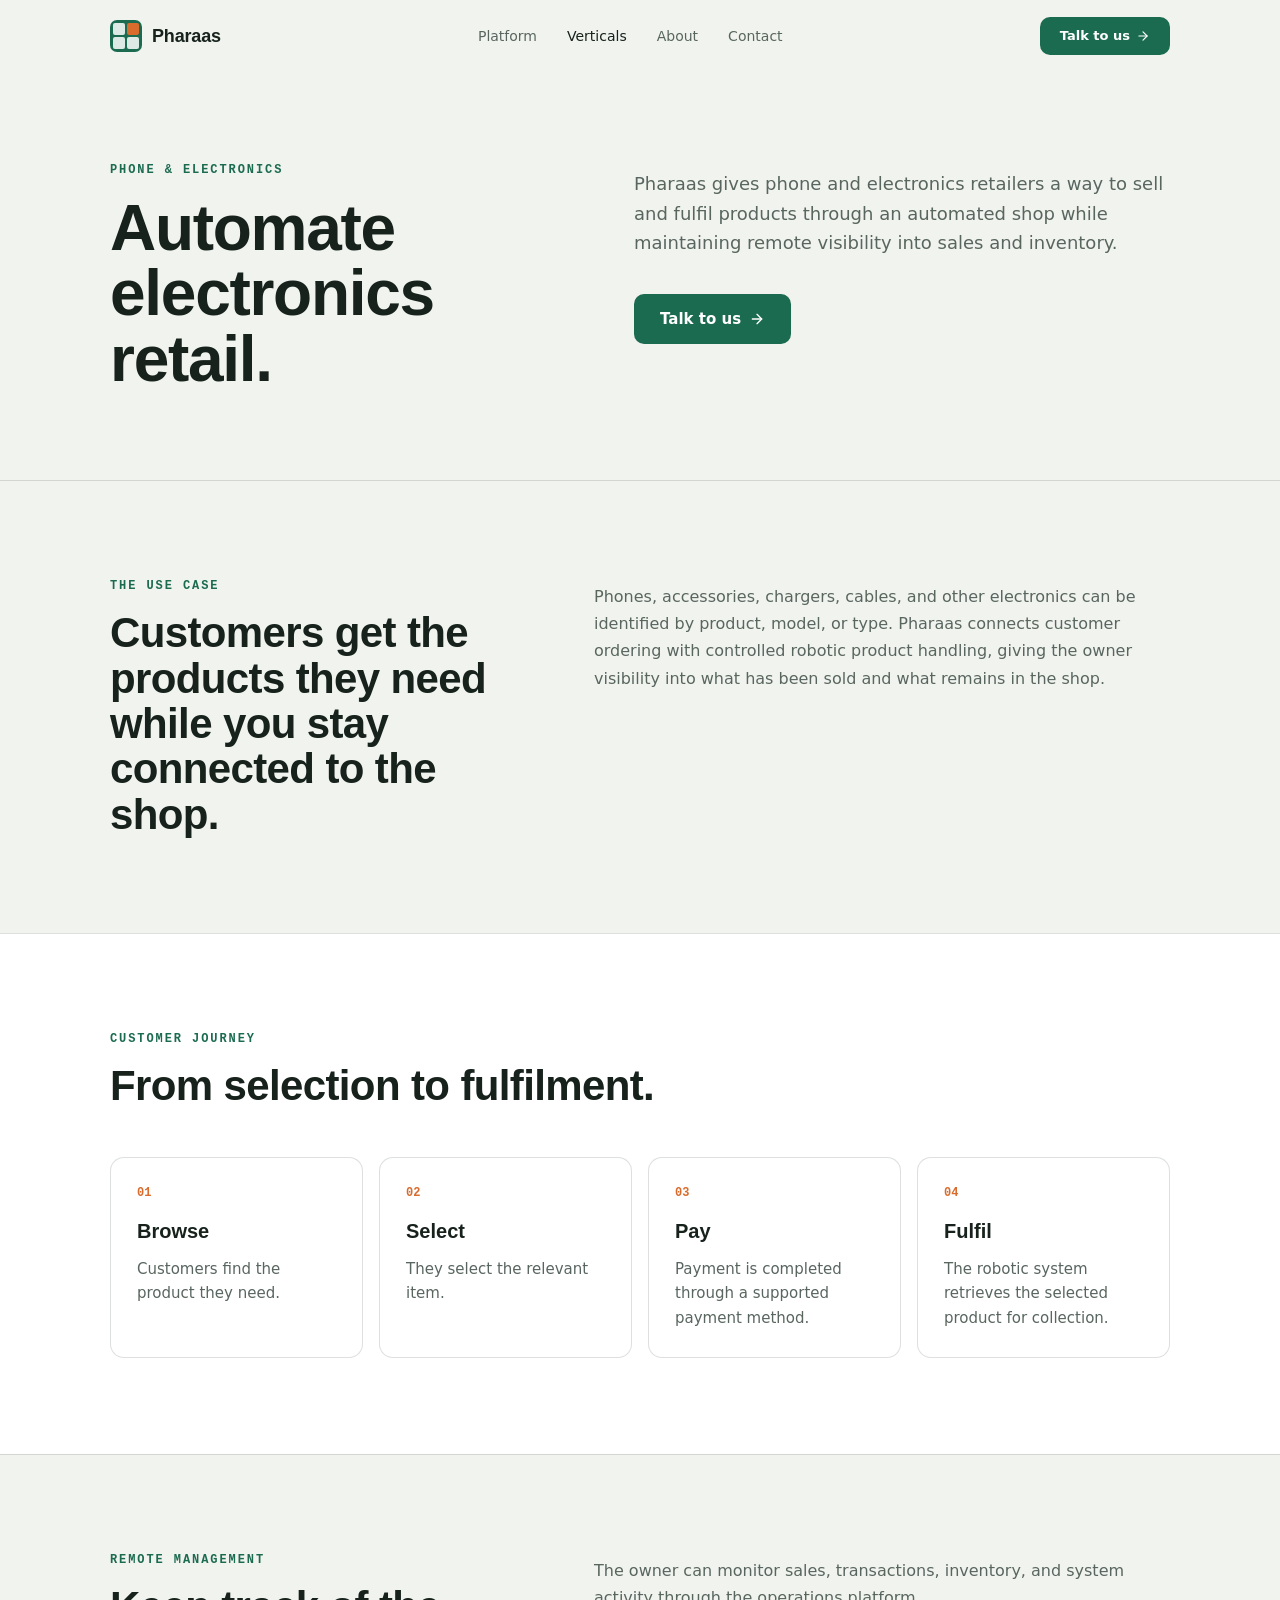
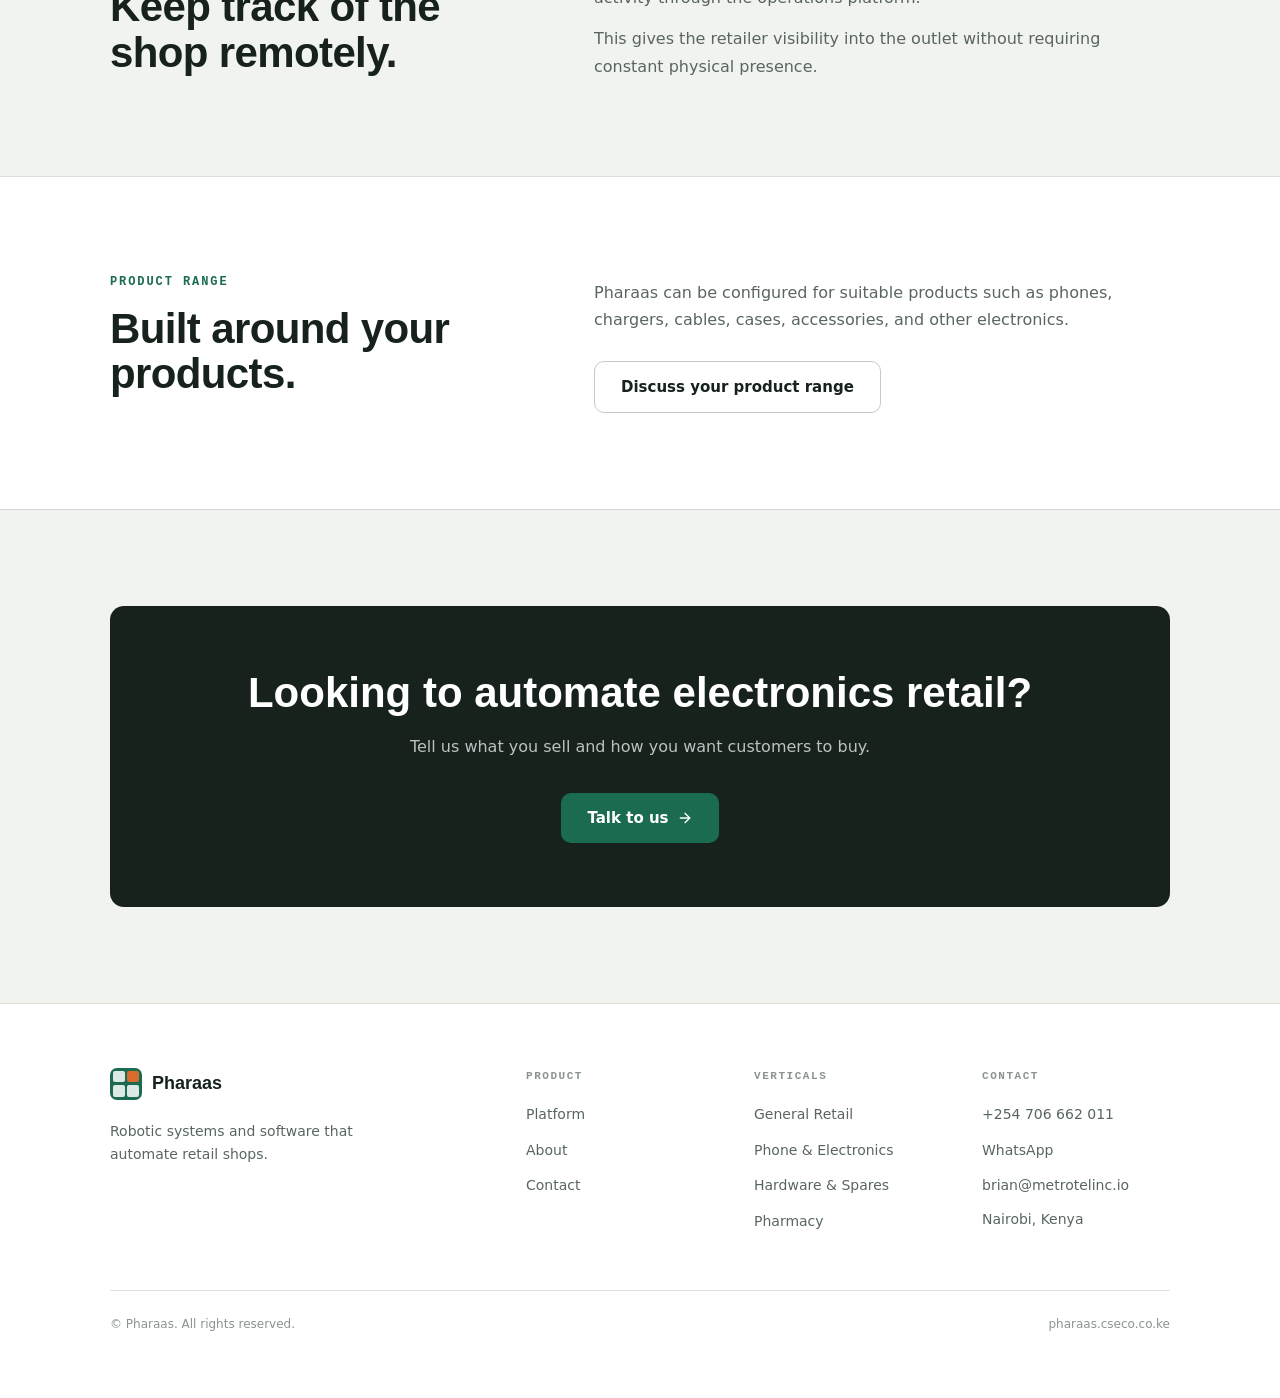
<file: verticals/phone-electronics/index.html>
<!DOCTYPE html><!--dX0iJeJuOsK3yamjARJ9T--><html lang="en"><head><meta charSet="utf-8"/><meta name="viewport" content="width=device-width, initial-scale=1"/><link rel="stylesheet" href="/_next/static/chunks/f54f66978bfeae3a.css" data-precedence="next"/><link rel="preload" as="script" fetchPriority="low" href="/_next/static/chunks/78f17d245f44ecc2.js"/><script src="/_next/static/chunks/65b96ee02177b1b8.js" async=""></script><script src="/_next/static/chunks/c8d0931fee4b59a2.js" async=""></script><script src="/_next/static/chunks/3f893f5065855c86.js" async=""></script><script src="/_next/static/chunks/turbopack-a428b1386a372f87.js" async=""></script><script src="/_next/static/chunks/aa5488182624ddef.js" async=""></script><script src="/_next/static/chunks/ccd5a61a4aa49379.js" async=""></script><script src="/_next/static/chunks/87ae4b7f87ada826.js" async=""></script><meta name="theme-color" content="#F1F3EF"/><title>Phone &amp; Electronics · Pharaas</title><meta name="description" content="Pharaas gives phone and electronics retailers a way to sell and fulfil products through an automated shop while maintaining remote visibility into sales and inventory."/><link rel="manifest" href="/manifest.json"/><meta property="og:title" content="Phone &amp; Electronics · Pharaas"/><meta property="og:description" content="Pharaas gives phone and electronics retailers a way to sell and fulfil products through an automated shop while maintaining remote visibility into sales and inventory."/><meta property="og:image" content="https://pharaas.cseco.co.ke/og/phone-electronics.png"/><meta name="twitter:card" content="summary_large_image"/><meta name="twitter:title" content="Phone &amp; Electronics · Pharaas"/><meta name="twitter:description" content="Pharaas gives phone and electronics retailers a way to sell and fulfil products through an automated shop while maintaining remote visibility into sales and inventory."/><meta name="twitter:image" content="https://pharaas.cseco.co.ke/og/phone-electronics.png"/><link rel="icon" href="/favicon.svg"/><link rel="apple-touch-icon" href="/apple-touch-icon.png"/><script src="/_next/static/chunks/a6dad97d9634a72d.js" noModule=""></script></head><body class="min-h-screen flex flex-col"><div hidden=""><!--$--><!--/$--></div><script type="application/ld+json">[{"@context":"https://schema.org","@type":"Organization","name":"Pharaas","url":"https://pharaas.cseco.co.ke","logo":"https://pharaas.cseco.co.ke/icon-512.png","email":"brian@metrotelinc.io","telephone":"+254706662011","address":{"@type":"PostalAddress","addressLocality":"Nairobi","addressCountry":"KE"}},{"@context":"https://schema.org","@type":"WebSite","name":"Pharaas","url":"https://pharaas.cseco.co.ke"},{"@context":"https://schema.org","@type":"BreadcrumbList","itemListElement":[{"@type":"ListItem","position":1,"name":"Home","item":"https://pharaas.cseco.co.ke"},{"@type":"ListItem","position":2,"name":"Phone & Electronics","item":"https://pharaas.cseco.co.ke/verticals/phone-electronics"}]}]</script><header style="position:sticky;top:0;z-index:50;background:transparent;backdrop-filter:none;-webkit-backdrop-filter:none;border-bottom:1px solid transparent;transition:background 300ms, border-color 300ms"><div class="pr-px " style="max-width:1140px;margin:0 auto;padding-left:40px;padding-right:40px;height:72px;display:flex;align-items:center;justify-content:space-between"><a style="display:flex;align-items:center;gap:10px" href="/"><div style="width:32px;height:32px;border-radius:7.04px;background:var(--color-grn);display:grid;grid-template-columns:11.68px 11.68px;grid-template-rows:11.68px 11.68px;gap:2.88px;padding:2.88px"><div style="border-radius:2px;background:rgba(255,255,255,0.85)"></div><div style="border-radius:2px;background:var(--color-sig)"></div><div style="border-radius:2px;background:rgba(255,255,255,0.85)"></div><div style="border-radius:2px;background:rgba(255,255,255,0.85)"></div></div><span class="pr-disp" style="font-weight:700;font-size:18px;letter-spacing:-0.01em;color:var(--color-ink)">Pharaas</span></a><nav class="pr-hm" style="display:flex;align-items:center;gap:30px"><a class="pr-nav" style="font-size:14px;font-weight:500;color:var(--color-mut);transition:color 200ms" href="/platform/">Platform</a><div class="pr-drop"><button type="button" class="pr-nav" style="font-size:14px;font-weight:500;color:var(--color-ink);transition:color 200ms;background:transparent;border:0;padding:0;cursor:pointer;font-family:inherit">Verticals</button><div class="pr-panel"><a href="/verticals/general-retail/">General Retail</a><a href="/verticals/phone-electronics/">Phone &amp; Electronics</a><a href="/verticals/hardware-spares/">Hardware &amp; Spares</a><a href="/verticals/pharmacy/">Pharmacy</a></div></div><a class="pr-nav" style="font-size:14px;font-weight:500;color:var(--color-mut);transition:color 200ms" href="/about/">About</a><a class="pr-nav" style="font-size:14px;font-weight:500;color:var(--color-mut);transition:color 200ms" href="/contact/">Contact</a></nav><div style="display:flex;align-items:center;gap:8px"><a class="pr-btn-a pr-hm" style="display:inline-flex;align-items:center;gap:6px;padding:9px 20px;font-size:13px;font-weight:600;border-radius:10px" href="/contact/">Talk to us <svg xmlns="http://www.w3.org/2000/svg" width="14" height="14" viewBox="0 0 24 24" fill="none" stroke="currentColor" stroke-width="2" stroke-linecap="round" stroke-linejoin="round" class="lucide lucide-arrow-right" aria-hidden="true"><path d="M5 12h14"></path><path d="m12 5 7 7-7 7"></path></svg></a><button class="pr-hd" aria-label="Menu" style="padding:8px;margin-right:-8px;background:transparent;border:0;cursor:pointer;color:var(--color-ink)"><svg xmlns="http://www.w3.org/2000/svg" width="22" height="22" viewBox="0 0 24 24" fill="none" stroke="currentColor" stroke-width="2" stroke-linecap="round" stroke-linejoin="round" class="lucide lucide-menu" aria-hidden="true"><path d="M4 5h16"></path><path d="M4 12h16"></path><path d="M4 19h16"></path></svg></button></div></div></header><main><section class="pr-sp" style="padding-top:88px;padding-bottom:88px"><div class="pr-px " style="max-width:1140px;margin:0 auto;padding-left:40px;padding-right:40px"><div class="pr-g2" style="display:grid;grid-template-columns:minmax(280px, 460px) 1fr;gap:64px;align-items:start"><div style="position:sticky;top:96px"><p class="pr-mono" style="font-size:12px;font-weight:600;letter-spacing:0.16em;text-transform:uppercase;color:var(--color-grn)">Phone &amp; Electronics</p><h1 class="pr-disp pr-h1" style="margin-top:16px;font-size:clamp(42px, 6vw, 64px);line-height:1.02;font-weight:700;letter-spacing:-0.02em;color:var(--color-ink)">Automate electronics retail.</h1></div><div style="padding-top:8px"><div style="margin-top:0;display:flex;flex-direction:column;gap:14px"><p style="font-size:18px;line-height:1.65;color:var(--color-mut);max-width:620px">Pharaas gives phone and electronics retailers a way to sell and fulfil products through an automated shop while maintaining remote visibility into sales and inventory.</p></div><div style="margin-top:36px;display:flex;flex-wrap:wrap;gap:12px"><a href="/contact" class="pr-btn-a" style="display:inline-flex;align-items:center;justify-content:center;gap:8px;padding:13px 26px;font-size:15px;font-weight:600;border-radius:10px">Talk to us<svg xmlns="http://www.w3.org/2000/svg" width="16" height="16" viewBox="0 0 24 24" fill="none" stroke="currentColor" stroke-width="2" stroke-linecap="round" stroke-linejoin="round" class="lucide lucide-arrow-right" aria-hidden="true"><path d="M5 12h14"></path><path d="m12 5 7 7-7 7"></path></svg></a></div></div></div></div></section><section class="pr-sp" style="padding-top:96px;padding-bottom:96px;border-top:1px solid var(--color-line)"><div class="pr-px " style="max-width:1140px;margin:0 auto;padding-left:40px;padding-right:40px"><div class="pr-g2" style="display:grid;grid-template-columns:minmax(280px, 420px) 1fr;gap:64px;align-items:start"><div style="position:sticky;top:96px"><div style="max-width:720px"><p class="pr-mono" style="font-size:12px;font-weight:600;letter-spacing:0.16em;text-transform:uppercase;color:var(--color-grn)">The use case</p><h2 class="pr-disp" style="margin-top:14px;font-size:clamp(28px, 4vw, 42px);line-height:1.08;font-weight:600;letter-spacing:-0.015em;color:var(--color-ink)">Customers get the products they need while you stay connected to the shop.</h2></div></div><div><p style="margin-top:6px;font-size:16px;line-height:1.7;color:var(--color-mut)">Phones, accessories, chargers, cables, and other electronics can be identified by product, model, or type. Pharaas connects customer ordering with controlled robotic product handling, giving the owner visibility into what has been sold and what remains in the shop.</p></div></div></div></section><section class="pr-sp" style="padding-top:96px;padding-bottom:96px;background:var(--color-panel);border-top:1px solid var(--color-line)"><div class="pr-px " style="max-width:1140px;margin:0 auto;padding-left:40px;padding-right:40px"><div style="max-width:720px"><p class="pr-mono" style="font-size:12px;font-weight:600;letter-spacing:0.16em;text-transform:uppercase;color:var(--color-grn)">Customer journey</p><h2 class="pr-disp" style="margin-top:14px;font-size:clamp(28px, 4vw, 42px);line-height:1.08;font-weight:600;letter-spacing:-0.015em;color:var(--color-ink)">From selection to fulfilment.</h2></div><div class="pr-g4" style="margin-top:48px;display:grid;grid-template-columns:repeat(4, 1fr);gap:16px"><div class="pr-card" style="padding:26px"><p class="pr-mono" style="font-size:12px;font-weight:600;color:var(--color-sig)">01</p><h3 class="pr-disp" style="margin-top:12px;font-size:20px;font-weight:600;color:var(--color-ink)">Browse</h3><p style="margin-top:10px;font-size:15px;line-height:1.65;color:var(--color-mut)">Customers find the product they need.</p></div><div class="pr-card" style="padding:26px"><p class="pr-mono" style="font-size:12px;font-weight:600;color:var(--color-sig)">02</p><h3 class="pr-disp" style="margin-top:12px;font-size:20px;font-weight:600;color:var(--color-ink)">Select</h3><p style="margin-top:10px;font-size:15px;line-height:1.65;color:var(--color-mut)">They select the relevant item.</p></div><div class="pr-card" style="padding:26px"><p class="pr-mono" style="font-size:12px;font-weight:600;color:var(--color-sig)">03</p><h3 class="pr-disp" style="margin-top:12px;font-size:20px;font-weight:600;color:var(--color-ink)">Pay</h3><p style="margin-top:10px;font-size:15px;line-height:1.65;color:var(--color-mut)">Payment is completed through a supported payment method.</p></div><div class="pr-card" style="padding:26px"><p class="pr-mono" style="font-size:12px;font-weight:600;color:var(--color-sig)">04</p><h3 class="pr-disp" style="margin-top:12px;font-size:20px;font-weight:600;color:var(--color-ink)">Fulfil</h3><p style="margin-top:10px;font-size:15px;line-height:1.65;color:var(--color-mut)">The robotic system retrieves the selected product for collection.</p></div></div></div></section><section class="pr-sp" style="padding-top:96px;padding-bottom:96px;border-top:1px solid var(--color-line)"><div class="pr-px " style="max-width:1140px;margin:0 auto;padding-left:40px;padding-right:40px"><div class="pr-g2" style="display:grid;grid-template-columns:minmax(280px, 420px) 1fr;gap:64px;align-items:start"><div style="position:sticky;top:96px"><div style="max-width:720px"><p class="pr-mono" style="font-size:12px;font-weight:600;letter-spacing:0.16em;text-transform:uppercase;color:var(--color-grn)">Remote management</p><h2 class="pr-disp" style="margin-top:14px;font-size:clamp(28px, 4vw, 42px);line-height:1.08;font-weight:600;letter-spacing:-0.015em;color:var(--color-ink)">Keep track of the shop remotely.</h2></div></div><div><p style="margin-top:6px;font-size:16px;line-height:1.7;color:var(--color-mut)">The owner can monitor sales, transactions, inventory, and system activity through the operations platform.</p><p style="margin-top:14px;font-size:16px;line-height:1.7;color:var(--color-mut)">This gives the retailer visibility into the outlet without requiring constant physical presence.</p></div></div></div></section><section class="pr-sp" style="padding-top:96px;padding-bottom:96px;background:var(--color-panel);border-top:1px solid var(--color-line)"><div class="pr-px " style="max-width:1140px;margin:0 auto;padding-left:40px;padding-right:40px"><div class="pr-g2" style="display:grid;grid-template-columns:minmax(280px, 420px) 1fr;gap:64px;align-items:start"><div style="position:sticky;top:96px"><div style="max-width:720px"><p class="pr-mono" style="font-size:12px;font-weight:600;letter-spacing:0.16em;text-transform:uppercase;color:var(--color-grn)">Product range</p><h2 class="pr-disp" style="margin-top:14px;font-size:clamp(28px, 4vw, 42px);line-height:1.08;font-weight:600;letter-spacing:-0.015em;color:var(--color-ink)">Built around your products.</h2></div></div><div><p style="margin-top:6px;font-size:16px;line-height:1.7;color:var(--color-mut)">Pharaas can be configured for suitable products such as phones, chargers, cables, cases, accessories, and other electronics.</p><div style="margin-top:28px"><a href="/contact" class="pr-btn-g" style="display:inline-flex;align-items:center;justify-content:center;gap:8px;padding:13px 26px;font-size:15px;font-weight:600;border-radius:10px">Discuss your product range</a></div></div></div></div></section><section class="pr-sp" style="padding-top:96px;padding-bottom:96px;border-top:1px solid var(--color-line)"><div class="pr-px " style="max-width:1140px;margin:0 auto;padding-left:40px;padding-right:40px"><div class="pr-card" style="padding:64px 40px;text-align:center;background:var(--color-ink);border:0"><h2 class="pr-disp" style="font-size:clamp(28px, 4vw, 42px);line-height:1.1;font-weight:600;color:#fff">Looking to automate electronics retail?</h2><p style="margin:18px auto 0;max-width:520px;font-size:16px;line-height:1.65;color:rgba(255,255,255,0.72)">Tell us what you sell and how you want customers to buy.</p><div style="margin-top:32px"><a href="/contact" class="pr-btn-a" style="display:inline-flex;align-items:center;justify-content:center;gap:8px;padding:13px 26px;font-size:15px;font-weight:600;border-radius:10px">Talk to us<svg xmlns="http://www.w3.org/2000/svg" width="16" height="16" viewBox="0 0 24 24" fill="none" stroke="currentColor" stroke-width="2" stroke-linecap="round" stroke-linejoin="round" class="lucide lucide-arrow-right" aria-hidden="true"><path d="M5 12h14"></path><path d="m12 5 7 7-7 7"></path></svg></a></div></div></div></section></main><footer style="border-top:1px solid var(--color-line);background:var(--color-panel)"><div class="pr-px " style="max-width:1140px;margin:0 auto;padding-left:40px;padding-right:40px;padding-top:64px;padding-bottom:64px"><div class="pr-fg" style="display:grid;grid-template-columns:2fr 1fr 1fr 1fr;gap:40px"><div><div style="display:flex;align-items:center;gap:10px;margin-bottom:20px"><div style="width:32px;height:32px;border-radius:7.04px;background:var(--color-grn);display:grid;grid-template-columns:11.68px 11.68px;grid-template-rows:11.68px 11.68px;gap:2.88px;padding:2.88px"><div style="border-radius:2px;background:rgba(255,255,255,0.85)"></div><div style="border-radius:2px;background:var(--color-sig)"></div><div style="border-radius:2px;background:rgba(255,255,255,0.85)"></div><div style="border-radius:2px;background:rgba(255,255,255,0.85)"></div></div><span class="pr-disp" style="font-weight:700;font-size:18px;color:var(--color-ink)">Pharaas</span></div><p style="font-size:14px;line-height:1.65;color:var(--color-mut);max-width:280px">Robotic systems and software that automate retail shops.</p></div><div><p class="pr-mono" style="font-size:11px;font-weight:600;letter-spacing:0.14em;text-transform:uppercase;color:var(--color-fnt)">Product</p><ul style="margin-top:16px;display:flex;flex-direction:column;gap:10px"><li><a class="pr-fl" style="font-size:14px;color:var(--color-mut);transition:color 200ms" href="/platform/">Platform</a></li><li><a class="pr-fl" style="font-size:14px;color:var(--color-mut);transition:color 200ms" href="/about/">About</a></li><li><a class="pr-fl" style="font-size:14px;color:var(--color-mut);transition:color 200ms" href="/contact/">Contact</a></li></ul></div><div><p class="pr-mono" style="font-size:11px;font-weight:600;letter-spacing:0.14em;text-transform:uppercase;color:var(--color-fnt)">Verticals</p><ul style="margin-top:16px;display:flex;flex-direction:column;gap:10px"><li><a class="pr-fl" style="font-size:14px;color:var(--color-mut);transition:color 200ms" href="/verticals/general-retail/">General Retail</a></li><li><a class="pr-fl" style="font-size:14px;color:var(--color-mut);transition:color 200ms" href="/verticals/phone-electronics/">Phone &amp; Electronics</a></li><li><a class="pr-fl" style="font-size:14px;color:var(--color-mut);transition:color 200ms" href="/verticals/hardware-spares/">Hardware &amp; Spares</a></li><li><a class="pr-fl" style="font-size:14px;color:var(--color-mut);transition:color 200ms" href="/verticals/pharmacy/">Pharmacy</a></li></ul></div><div><p class="pr-mono" style="font-size:11px;font-weight:600;letter-spacing:0.14em;text-transform:uppercase;color:var(--color-fnt)">Contact</p><ul style="margin-top:16px;display:flex;flex-direction:column;gap:10px"><li><a href="tel:+254706662011" class="pr-fl" style="font-size:14px;color:var(--color-mut)">+254 706 662 011</a></li><li><a href="https://wa.me/254706662011" class="pr-fl" target="_blank" rel="noopener noreferrer" style="font-size:14px;color:var(--color-mut)">WhatsApp</a></li><li><a href="mailto:brian@metrotelinc.io" class="pr-fl" style="font-size:14px;color:var(--color-mut)">brian@metrotelinc.io</a></li><li><p style="font-size:14px;color:var(--color-mut)">Nairobi, Kenya</p></li></ul></div></div><div style="margin-top:56px;padding-top:24px;border-top:1px solid var(--color-line);display:flex;flex-wrap:wrap;justify-content:space-between;gap:12px;font-size:12px;color:var(--color-fnt)"><p>© Pharaas. All rights reserved.</p><p>pharaas.cseco.co.ke</p></div></div></footer><!--$--><!--/$--><script src="/_next/static/chunks/78f17d245f44ecc2.js" id="_R_" async=""></script><script>(self.__next_f=self.__next_f||[]).push([0])</script><script>self.__next_f.push([1,"1:\"$Sreact.fragment\"\n2:I[56698,[\"/_next/static/chunks/aa5488182624ddef.js\",\"/_next/static/chunks/ccd5a61a4aa49379.js\"],\"default\"]\n3:I[35109,[\"/_next/static/chunks/aa5488182624ddef.js\",\"/_next/static/chunks/ccd5a61a4aa49379.js\"],\"default\"]\n4:I[2971,[\"/_next/static/chunks/87ae4b7f87ada826.js\"],\"default\"]\nf:I[57797,[\"/_next/static/chunks/aa5488182624ddef.js\",\"/_next/static/chunks/ccd5a61a4aa49379.js\"],\"default\"]\n:HL[\"/_next/static/chunks/f54f66978bfeae3a.css\",\"style\"]\n"])</script><script>self.__next_f.push([1,"0:{\"P\":null,\"b\":\"dX0iJeJuOsK3yamjARJ9T\",\"c\":[\"\",\"verticals\",\"phone-electronics\",\"\"],\"q\":\"\",\"i\":false,\"f\":[[[\"\",{\"children\":[\"verticals\",{\"children\":[\"phone-electronics\",{\"children\":[\"__PAGE__\",{}]}]}]},\"$undefined\",\"$undefined\",true],[[\"$\",\"$1\",\"c\",{\"children\":[[[\"$\",\"link\",\"0\",{\"rel\":\"stylesheet\",\"href\":\"/_next/static/chunks/f54f66978bfeae3a.css\",\"precedence\":\"next\",\"crossOrigin\":\"$undefined\",\"nonce\":\"$undefined\"}]],[\"$\",\"html\",null,{\"lang\":\"en\",\"children\":[\"$\",\"body\",null,{\"className\":\"min-h-screen flex flex-col\",\"children\":[\"$\",\"$L2\",null,{\"parallelRouterKey\":\"children\",\"error\":\"$undefined\",\"errorStyles\":\"$undefined\",\"errorScripts\":\"$undefined\",\"template\":[\"$\",\"$L3\",null,{}],\"templateStyles\":\"$undefined\",\"templateScripts\":\"$undefined\",\"notFound\":[[[\"$\",\"title\",null,{\"children\":\"404: This page could not be found.\"}],[\"$\",\"div\",null,{\"style\":{\"fontFamily\":\"system-ui,\\\"Segoe UI\\\",Roboto,Helvetica,Arial,sans-serif,\\\"Apple Color Emoji\\\",\\\"Segoe UI Emoji\\\"\",\"height\":\"100vh\",\"textAlign\":\"center\",\"display\":\"flex\",\"flexDirection\":\"column\",\"alignItems\":\"center\",\"justifyContent\":\"center\"},\"children\":[\"$\",\"div\",null,{\"children\":[[\"$\",\"style\",null,{\"dangerouslySetInnerHTML\":{\"__html\":\"body{color:#000;background:#fff;margin:0}.next-error-h1{border-right:1px solid rgba(0,0,0,.3)}@media (prefers-color-scheme:dark){body{color:#fff;background:#000}.next-error-h1{border-right:1px solid rgba(255,255,255,.3)}}\"}}],[\"$\",\"h1\",null,{\"className\":\"next-error-h1\",\"style\":{\"display\":\"inline-block\",\"margin\":\"0 20px 0 0\",\"padding\":\"0 23px 0 0\",\"fontSize\":24,\"fontWeight\":500,\"verticalAlign\":\"top\",\"lineHeight\":\"49px\"},\"children\":404}],[\"$\",\"div\",null,{\"style\":{\"display\":\"inline-block\"},\"children\":[\"$\",\"h2\",null,{\"style\":{\"fontSize\":14,\"fontWeight\":400,\"lineHeight\":\"49px\",\"margin\":0},\"children\":\"This page could not be found.\"}]}]]}]}]],[]],\"forbidden\":\"$undefined\",\"unauthorized\":\"$undefined\"}]}]}]]}],{\"children\":[[\"$\",\"$1\",\"c\",{\"children\":[null,[\"$\",\"$L2\",null,{\"parallelRouterKey\":\"children\",\"error\":\"$undefined\",\"errorStyles\":\"$undefined\",\"errorScripts\":\"$undefined\",\"template\":[\"$\",\"$L3\",null,{}],\"templateStyles\":\"$undefined\",\"templateScripts\":\"$undefined\",\"notFound\":\"$undefined\",\"forbidden\":\"$undefined\",\"unauthorized\":\"$undefined\"}]]}],{\"children\":[[\"$\",\"$1\",\"c\",{\"children\":[null,[\"$\",\"$L2\",null,{\"parallelRouterKey\":\"children\",\"error\":\"$undefined\",\"errorStyles\":\"$undefined\",\"errorScripts\":\"$undefined\",\"template\":[\"$\",\"$L3\",null,{}],\"templateStyles\":\"$undefined\",\"templateScripts\":\"$undefined\",\"notFound\":\"$undefined\",\"forbidden\":\"$undefined\",\"unauthorized\":\"$undefined\"}]]}],{\"children\":[[\"$\",\"$1\",\"c\",{\"children\":[[[\"$\",\"script\",null,{\"type\":\"application/ld+json\",\"dangerouslySetInnerHTML\":{\"__html\":\"[{\\\"@context\\\":\\\"https://schema.org\\\",\\\"@type\\\":\\\"Organization\\\",\\\"name\\\":\\\"Pharaas\\\",\\\"url\\\":\\\"https://pharaas.cseco.co.ke\\\",\\\"logo\\\":\\\"https://pharaas.cseco.co.ke/icon-512.png\\\",\\\"email\\\":\\\"brian@metrotelinc.io\\\",\\\"telephone\\\":\\\"+254706662011\\\",\\\"address\\\":{\\\"@type\\\":\\\"PostalAddress\\\",\\\"addressLocality\\\":\\\"Nairobi\\\",\\\"addressCountry\\\":\\\"KE\\\"}},{\\\"@context\\\":\\\"https://schema.org\\\",\\\"@type\\\":\\\"WebSite\\\",\\\"name\\\":\\\"Pharaas\\\",\\\"url\\\":\\\"https://pharaas.cseco.co.ke\\\"},{\\\"@context\\\":\\\"https://schema.org\\\",\\\"@type\\\":\\\"BreadcrumbList\\\",\\\"itemListElement\\\":[{\\\"@type\\\":\\\"ListItem\\\",\\\"position\\\":1,\\\"name\\\":\\\"Home\\\",\\\"item\\\":\\\"https://pharaas.cseco.co.ke\\\"},{\\\"@type\\\":\\\"ListItem\\\",\\\"position\\\":2,\\\"name\\\":\\\"Phone \u0026 Electronics\\\",\\\"item\\\":\\\"https://pharaas.cseco.co.ke/verticals/phone-electronics\\\"}]}]\"}}],[\"$\",\"$L4\",null,{}],[\"$\",\"main\",null,{\"children\":[[\"$\",\"section\",null,{\"className\":\"pr-sp\",\"style\":{\"paddingTop\":88,\"paddingBottom\":88},\"children\":[\"$\",\"div\",null,{\"className\":\"pr-px \",\"style\":{\"maxWidth\":1140,\"margin\":\"0 auto\",\"paddingLeft\":40,\"paddingRight\":40},\"children\":[\"$\",\"div\",null,{\"className\":\"pr-g2\",\"style\":{\"display\":\"grid\",\"gridTemplateColumns\":\"minmax(280px, 460px) 1fr\",\"gap\":64,\"alignItems\":\"start\"},\"children\":[[\"$\",\"div\",null,{\"style\":{\"position\":\"sticky\",\"top\":96},\"children\":[[\"$\",\"p\",null,{\"className\":\"pr-mono\",\"style\":{\"fontSize\":12,\"fontWeight\":600,\"letterSpacing\":\"0.16em\",\"textTransform\":\"uppercase\",\"color\":\"var(--color-grn)\"},\"children\":\"Phone \u0026 Electronics\"}],[\"$\",\"h1\",null,{\"className\":\"pr-disp pr-h1\",\"style\":{\"marginTop\":16,\"fontSize\":\"clamp(42px, 6vw, 64px)\",\"lineHeight\":1.02,\"fontWeight\":700,\"letterSpacing\":\"-0.02em\",\"color\":\"var(--color-ink)\"},\"children\":\"Automate electronics retail.\"}]]}],[\"$\",\"div\",null,{\"style\":{\"paddingTop\":8},\"children\":[[\"$\",\"div\",null,{\"style\":{\"marginTop\":0,\"display\":\"flex\",\"flexDirection\":\"column\",\"gap\":14},\"children\":[[\"$\",\"p\",\"0\",{\"style\":{\"fontSize\":18,\"lineHeight\":1.65,\"color\":\"var(--color-mut)\",\"maxWidth\":620},\"children\":\"Pharaas gives phone and electronics retailers a way to sell and fulfil products through an automated shop while maintaining remote visibility into sales and inventory.\"}]]}],\"$L5\"]}]]}]}]}],\"$L6\",\"$L7\",\"$L8\",\"$L9\",\"$La\"]}],\"$Lb\"],[\"$Lc\"],\"$Ld\"]}],{},null,false,false]},null,false,false]},null,false,false]},null,false,false],\"$Le\",false]],\"m\":\"$undefined\",\"G\":[\"$f\",[]],\"S\":true}\n"])</script><script>self.__next_f.push([1,"10:I[93752,[\"/_next/static/chunks/87ae4b7f87ada826.js\"],\"default\"]\n11:I[1247,[\"/_next/static/chunks/87ae4b7f87ada826.js\"],\"\"]\n13:I[96715,[\"/_next/static/chunks/aa5488182624ddef.js\",\"/_next/static/chunks/ccd5a61a4aa49379.js\"],\"OutletBoundary\"]\n14:\"$Sreact.suspense\"\n16:I[96715,[\"/_next/static/chunks/aa5488182624ddef.js\",\"/_next/static/chunks/ccd5a61a4aa49379.js\"],\"ViewportBoundary\"]\n18:I[96715,[\"/_next/static/chunks/aa5488182624ddef.js\",\"/_next/static/chunks/ccd5a61a4aa49379.js\"],\"MetadataBoundary\"]\n5:[\"$\",\"div\",null,{\"style\":{\"marginTop\":36,\"display\":\"flex\",\"flexWrap\":\"wrap\",\"gap\":12},\"children\":[[\"$\",\"a\",null,{\"href\":\"/contact\",\"className\":\"pr-btn-a\",\"style\":{\"display\":\"inline-flex\",\"alignItems\":\"center\",\"justifyContent\":\"center\",\"gap\":8,\"padding\":\"13px 26px\",\"fontSize\":15,\"fontWeight\":600,\"borderRadius\":10,\"width\":\"$undefined\"},\"children\":[\"Talk to us\",[\"$\",\"$L10\",null,{\"ref\":\"$undefined\",\"iconNode\":[[\"path\",{\"d\":\"M5 12h14\",\"key\":\"1ays0h\"}],[\"path\",{\"d\":\"m12 5 7 7-7 7\",\"key\":\"xquz4c\"}]],\"className\":\"lucide-arrow-right\",\"size\":16}]]}],\"$undefined\"]}]\n"])</script><script>self.__next_f.push([1,"6:[\"$\",\"section\",null,{\"className\":\"pr-sp\",\"style\":{\"paddingTop\":96,\"paddingBottom\":96,\"background\":\"$undefined\",\"borderTop\":\"1px solid var(--color-line)\"},\"children\":[\"$\",\"div\",null,{\"className\":\"pr-px \",\"style\":{\"maxWidth\":1140,\"margin\":\"0 auto\",\"paddingLeft\":40,\"paddingRight\":40},\"children\":[\"$\",\"div\",null,{\"className\":\"pr-g2\",\"style\":{\"display\":\"grid\",\"gridTemplateColumns\":\"minmax(280px, 420px) 1fr\",\"gap\":64,\"alignItems\":\"start\"},\"children\":[[\"$\",\"div\",null,{\"style\":{\"position\":\"sticky\",\"top\":96},\"children\":[\"$\",\"div\",null,{\"style\":{\"maxWidth\":720},\"children\":[[\"$\",\"p\",null,{\"className\":\"pr-mono\",\"style\":{\"fontSize\":12,\"fontWeight\":600,\"letterSpacing\":\"0.16em\",\"textTransform\":\"uppercase\",\"color\":\"var(--color-grn)\"},\"children\":\"The use case\"}],[\"$\",\"h2\",null,{\"className\":\"pr-disp\",\"style\":{\"marginTop\":14,\"fontSize\":\"clamp(28px, 4vw, 42px)\",\"lineHeight\":1.08,\"fontWeight\":600,\"letterSpacing\":\"-0.015em\",\"color\":\"var(--color-ink)\"},\"children\":\"Customers get the products they need while you stay connected to the shop.\"}],\"$undefined\"]}]}],[\"$\",\"div\",null,{\"children\":[[[\"$\",\"p\",\"0\",{\"style\":{\"marginTop\":6,\"fontSize\":16,\"lineHeight\":1.7,\"color\":\"var(--color-mut)\"},\"children\":\"Phones, accessories, chargers, cables, and other electronics can be identified by product, model, or type. Pharaas connects customer ordering with controlled robotic product handling, giving the owner visibility into what has been sold and what remains in the shop.\"}]],\"$undefined\",\"$undefined\"]}]]}]}]}]\n"])</script><script>self.__next_f.push([1,"7:[\"$\",\"section\",null,{\"className\":\"pr-sp\",\"style\":{\"paddingTop\":96,\"paddingBottom\":96,\"background\":\"var(--color-panel)\",\"borderTop\":\"1px solid var(--color-line)\"},\"children\":[\"$\",\"div\",null,{\"className\":\"pr-px \",\"style\":{\"maxWidth\":1140,\"margin\":\"0 auto\",\"paddingLeft\":40,\"paddingRight\":40},\"children\":[[\"$\",\"div\",null,{\"style\":{\"maxWidth\":720},\"children\":[[\"$\",\"p\",null,{\"className\":\"pr-mono\",\"style\":{\"fontSize\":12,\"fontWeight\":600,\"letterSpacing\":\"0.16em\",\"textTransform\":\"uppercase\",\"color\":\"var(--color-grn)\"},\"children\":\"Customer journey\"}],[\"$\",\"h2\",null,{\"className\":\"pr-disp\",\"style\":{\"marginTop\":14,\"fontSize\":\"clamp(28px, 4vw, 42px)\",\"lineHeight\":1.08,\"fontWeight\":600,\"letterSpacing\":\"-0.015em\",\"color\":\"var(--color-ink)\"},\"children\":\"From selection to fulfilment.\"}],\"$undefined\"]}],[\"$\",\"div\",null,{\"className\":\"pr-g4\",\"style\":{\"marginTop\":48,\"display\":\"grid\",\"gridTemplateColumns\":\"repeat(4, 1fr)\",\"gap\":16},\"children\":[[\"$\",\"div\",\"Browse\",{\"className\":\"pr-card\",\"style\":{\"padding\":26},\"children\":[[\"$\",\"p\",null,{\"className\":\"pr-mono\",\"style\":{\"fontSize\":12,\"fontWeight\":600,\"color\":\"var(--color-sig)\"},\"children\":\"01\"}],[\"$\",\"h3\",null,{\"className\":\"pr-disp\",\"style\":{\"marginTop\":12,\"fontSize\":20,\"fontWeight\":600,\"color\":\"var(--color-ink)\"},\"children\":\"Browse\"}],[\"$\",\"p\",null,{\"style\":{\"marginTop\":10,\"fontSize\":15,\"lineHeight\":1.65,\"color\":\"var(--color-mut)\"},\"children\":\"Customers find the product they need.\"}]]}],[\"$\",\"div\",\"Select\",{\"className\":\"pr-card\",\"style\":{\"padding\":26},\"children\":[[\"$\",\"p\",null,{\"className\":\"pr-mono\",\"style\":{\"fontSize\":12,\"fontWeight\":600,\"color\":\"var(--color-sig)\"},\"children\":\"02\"}],[\"$\",\"h3\",null,{\"className\":\"pr-disp\",\"style\":{\"marginTop\":12,\"fontSize\":20,\"fontWeight\":600,\"color\":\"var(--color-ink)\"},\"children\":\"Select\"}],[\"$\",\"p\",null,{\"style\":{\"marginTop\":10,\"fontSize\":15,\"lineHeight\":1.65,\"color\":\"var(--color-mut)\"},\"children\":\"They select the relevant item.\"}]]}],[\"$\",\"div\",\"Pay\",{\"className\":\"pr-card\",\"style\":{\"padding\":26},\"children\":[[\"$\",\"p\",null,{\"className\":\"pr-mono\",\"style\":{\"fontSize\":12,\"fontWeight\":600,\"color\":\"var(--color-sig)\"},\"children\":\"03\"}],[\"$\",\"h3\",null,{\"className\":\"pr-disp\",\"style\":{\"marginTop\":12,\"fontSize\":20,\"fontWeight\":600,\"color\":\"var(--color-ink)\"},\"children\":\"Pay\"}],[\"$\",\"p\",null,{\"style\":{\"marginTop\":10,\"fontSize\":15,\"lineHeight\":1.65,\"color\":\"var(--color-mut)\"},\"children\":\"Payment is completed through a supported payment method.\"}]]}],[\"$\",\"div\",\"Fulfil\",{\"className\":\"pr-card\",\"style\":{\"padding\":26},\"children\":[[\"$\",\"p\",null,{\"className\":\"pr-mono\",\"style\":{\"fontSize\":12,\"fontWeight\":600,\"color\":\"var(--color-sig)\"},\"children\":\"04\"}],[\"$\",\"h3\",null,{\"className\":\"pr-disp\",\"style\":{\"marginTop\":12,\"fontSize\":20,\"fontWeight\":600,\"color\":\"var(--color-ink)\"},\"children\":\"Fulfil\"}],[\"$\",\"p\",null,{\"style\":{\"marginTop\":10,\"fontSize\":15,\"lineHeight\":1.65,\"color\":\"var(--color-mut)\"},\"children\":\"The robotic system retrieves the selected product for collection.\"}]]}]]}]]}]}]\n"])</script><script>self.__next_f.push([1,"8:[\"$\",\"section\",null,{\"className\":\"pr-sp\",\"style\":{\"paddingTop\":96,\"paddingBottom\":96,\"background\":\"$undefined\",\"borderTop\":\"1px solid var(--color-line)\"},\"children\":[\"$\",\"div\",null,{\"className\":\"pr-px \",\"style\":{\"maxWidth\":1140,\"margin\":\"0 auto\",\"paddingLeft\":40,\"paddingRight\":40},\"children\":[\"$\",\"div\",null,{\"className\":\"pr-g2\",\"style\":{\"display\":\"grid\",\"gridTemplateColumns\":\"minmax(280px, 420px) 1fr\",\"gap\":64,\"alignItems\":\"start\"},\"children\":[[\"$\",\"div\",null,{\"style\":{\"position\":\"sticky\",\"top\":96},\"children\":[\"$\",\"div\",null,{\"style\":{\"maxWidth\":720},\"children\":[[\"$\",\"p\",null,{\"className\":\"pr-mono\",\"style\":{\"fontSize\":12,\"fontWeight\":600,\"letterSpacing\":\"0.16em\",\"textTransform\":\"uppercase\",\"color\":\"var(--color-grn)\"},\"children\":\"Remote management\"}],[\"$\",\"h2\",null,{\"className\":\"pr-disp\",\"style\":{\"marginTop\":14,\"fontSize\":\"clamp(28px, 4vw, 42px)\",\"lineHeight\":1.08,\"fontWeight\":600,\"letterSpacing\":\"-0.015em\",\"color\":\"var(--color-ink)\"},\"children\":\"Keep track of the shop remotely.\"}],\"$undefined\"]}]}],[\"$\",\"div\",null,{\"children\":[[[\"$\",\"p\",\"0\",{\"style\":{\"marginTop\":6,\"fontSize\":16,\"lineHeight\":1.7,\"color\":\"var(--color-mut)\"},\"children\":\"The owner can monitor sales, transactions, inventory, and system activity through the operations platform.\"}],[\"$\",\"p\",\"1\",{\"style\":{\"marginTop\":14,\"fontSize\":16,\"lineHeight\":1.7,\"color\":\"var(--color-mut)\"},\"children\":\"This gives the retailer visibility into the outlet without requiring constant physical presence.\"}]],\"$undefined\",\"$undefined\"]}]]}]}]}]\n"])</script><script>self.__next_f.push([1,"9:[\"$\",\"section\",null,{\"className\":\"pr-sp\",\"style\":{\"paddingTop\":96,\"paddingBottom\":96,\"background\":\"var(--color-panel)\",\"borderTop\":\"1px solid var(--color-line)\"},\"children\":[\"$\",\"div\",null,{\"className\":\"pr-px \",\"style\":{\"maxWidth\":1140,\"margin\":\"0 auto\",\"paddingLeft\":40,\"paddingRight\":40},\"children\":[\"$\",\"div\",null,{\"className\":\"pr-g2\",\"style\":{\"display\":\"grid\",\"gridTemplateColumns\":\"minmax(280px, 420px) 1fr\",\"gap\":64,\"alignItems\":\"start\"},\"children\":[[\"$\",\"div\",null,{\"style\":{\"position\":\"sticky\",\"top\":96},\"children\":[\"$\",\"div\",null,{\"style\":{\"maxWidth\":720},\"children\":[[\"$\",\"p\",null,{\"className\":\"pr-mono\",\"style\":{\"fontSize\":12,\"fontWeight\":600,\"letterSpacing\":\"0.16em\",\"textTransform\":\"uppercase\",\"color\":\"var(--color-grn)\"},\"children\":\"Product range\"}],[\"$\",\"h2\",null,{\"className\":\"pr-disp\",\"style\":{\"marginTop\":14,\"fontSize\":\"clamp(28px, 4vw, 42px)\",\"lineHeight\":1.08,\"fontWeight\":600,\"letterSpacing\":\"-0.015em\",\"color\":\"var(--color-ink)\"},\"children\":\"Built around your products.\"}],\"$undefined\"]}]}],[\"$\",\"div\",null,{\"children\":[[[\"$\",\"p\",\"0\",{\"style\":{\"marginTop\":6,\"fontSize\":16,\"lineHeight\":1.7,\"color\":\"var(--color-mut)\"},\"children\":\"Pharaas can be configured for suitable products such as phones, chargers, cables, cases, accessories, and other electronics.\"}]],[\"$\",\"div\",null,{\"style\":{\"marginTop\":28},\"children\":[\"$\",\"a\",null,{\"href\":\"/contact\",\"className\":\"pr-btn-g\",\"style\":{\"display\":\"inline-flex\",\"alignItems\":\"center\",\"justifyContent\":\"center\",\"gap\":8,\"padding\":\"13px 26px\",\"fontSize\":15,\"fontWeight\":600,\"borderRadius\":10,\"width\":\"$undefined\"},\"children\":[\"Discuss your product range\",false]}]}],\"$undefined\"]}]]}]}]}]\n"])</script><script>self.__next_f.push([1,"a:[\"$\",\"section\",null,{\"className\":\"pr-sp\",\"style\":{\"paddingTop\":96,\"paddingBottom\":96,\"borderTop\":\"1px solid var(--color-line)\"},\"children\":[\"$\",\"div\",null,{\"className\":\"pr-px \",\"style\":{\"maxWidth\":1140,\"margin\":\"0 auto\",\"paddingLeft\":40,\"paddingRight\":40},\"children\":[\"$\",\"div\",null,{\"className\":\"pr-card\",\"style\":{\"padding\":\"64px 40px\",\"textAlign\":\"center\",\"background\":\"var(--color-ink)\",\"border\":0},\"children\":[[\"$\",\"h2\",null,{\"className\":\"pr-disp\",\"style\":{\"fontSize\":\"clamp(28px, 4vw, 42px)\",\"lineHeight\":1.1,\"fontWeight\":600,\"color\":\"#fff\"},\"children\":\"Looking to automate electronics retail?\"}],[\"$\",\"p\",null,{\"style\":{\"margin\":\"18px auto 0\",\"maxWidth\":520,\"fontSize\":16,\"lineHeight\":1.65,\"color\":\"rgba(255,255,255,0.72)\"},\"children\":\"Tell us what you sell and how you want customers to buy.\"}],[\"$\",\"div\",null,{\"style\":{\"marginTop\":32},\"children\":[\"$\",\"a\",null,{\"href\":\"/contact\",\"className\":\"pr-btn-a\",\"style\":{\"display\":\"inline-flex\",\"alignItems\":\"center\",\"justifyContent\":\"center\",\"gap\":8,\"padding\":\"13px 26px\",\"fontSize\":15,\"fontWeight\":600,\"borderRadius\":10,\"width\":\"$undefined\"},\"children\":[\"Talk to us\",[\"$\",\"$L10\",null,{\"ref\":\"$undefined\",\"iconNode\":\"$5:props:children:0:props:children:1:props:iconNode\",\"className\":\"lucide-arrow-right\",\"size\":16}]]}]}]]}]}]}]\n"])</script><script>self.__next_f.push([1,"b:[\"$\",\"footer\",null,{\"style\":{\"borderTop\":\"1px solid var(--color-line)\",\"background\":\"var(--color-panel)\"},\"children\":[\"$\",\"div\",null,{\"className\":\"pr-px \",\"style\":{\"maxWidth\":1140,\"margin\":\"0 auto\",\"paddingLeft\":40,\"paddingRight\":40,\"paddingTop\":64,\"paddingBottom\":64},\"children\":[[\"$\",\"div\",null,{\"className\":\"pr-fg\",\"style\":{\"display\":\"grid\",\"gridTemplateColumns\":\"2fr 1fr 1fr 1fr\",\"gap\":40},\"children\":[[\"$\",\"div\",null,{\"children\":[[\"$\",\"div\",null,{\"style\":{\"display\":\"flex\",\"alignItems\":\"center\",\"gap\":10,\"marginBottom\":20},\"children\":[[\"$\",\"div\",null,{\"style\":{\"width\":32,\"height\":32,\"borderRadius\":7.04,\"background\":\"var(--color-grn)\",\"display\":\"grid\",\"gridTemplateColumns\":\"11.68px 11.68px\",\"gridTemplateRows\":\"11.68px 11.68px\",\"gap\":2.88,\"padding\":2.88},\"children\":[[\"$\",\"div\",\"0\",{\"style\":{\"borderRadius\":2,\"background\":\"rgba(255,255,255,0.85)\"}}],[\"$\",\"div\",\"1\",{\"style\":{\"borderRadius\":2,\"background\":\"var(--color-sig)\"}}],[\"$\",\"div\",\"2\",{\"style\":{\"borderRadius\":2,\"background\":\"rgba(255,255,255,0.85)\"}}],[\"$\",\"div\",\"3\",{\"style\":{\"borderRadius\":2,\"background\":\"rgba(255,255,255,0.85)\"}}]]}],[\"$\",\"span\",null,{\"className\":\"pr-disp\",\"style\":{\"fontWeight\":700,\"fontSize\":18,\"color\":\"var(--color-ink)\"},\"children\":\"Pharaas\"}]]}],[\"$\",\"p\",null,{\"style\":{\"fontSize\":14,\"lineHeight\":1.65,\"color\":\"var(--color-mut)\",\"maxWidth\":280},\"children\":\"Robotic systems and software that automate retail shops.\"}]]}],[[\"$\",\"div\",\"Product\",{\"children\":[[\"$\",\"p\",null,{\"className\":\"pr-mono\",\"style\":{\"fontSize\":11,\"fontWeight\":600,\"letterSpacing\":\"0.14em\",\"textTransform\":\"uppercase\",\"color\":\"var(--color-fnt)\"},\"children\":\"Product\"}],[\"$\",\"ul\",null,{\"style\":{\"marginTop\":16,\"display\":\"flex\",\"flexDirection\":\"column\",\"gap\":10},\"children\":[[\"$\",\"li\",\"/platform\",{\"children\":[\"$\",\"$L11\",null,{\"href\":\"/platform\",\"className\":\"pr-fl\",\"style\":{\"fontSize\":14,\"color\":\"var(--color-mut)\",\"transition\":\"color 200ms\"},\"children\":\"Platform\"}]}],[\"$\",\"li\",\"/about\",{\"children\":[\"$\",\"$L11\",null,{\"href\":\"/about\",\"className\":\"pr-fl\",\"style\":{\"fontSize\":14,\"color\":\"var(--color-mut)\",\"transition\":\"color 200ms\"},\"children\":\"About\"}]}],[\"$\",\"li\",\"/contact\",{\"children\":[\"$\",\"$L11\",null,{\"href\":\"/contact\",\"className\":\"pr-fl\",\"style\":{\"fontSize\":14,\"color\":\"var(--color-mut)\",\"transition\":\"color 200ms\"},\"children\":\"Contact\"}]}]]}]]}],[\"$\",\"div\",\"Verticals\",{\"children\":[[\"$\",\"p\",null,{\"className\":\"pr-mono\",\"style\":{\"fontSize\":11,\"fontWeight\":600,\"letterSpacing\":\"0.14em\",\"textTransform\":\"uppercase\",\"color\":\"var(--color-fnt)\"},\"children\":\"Verticals\"}],[\"$\",\"ul\",null,{\"style\":{\"marginTop\":16,\"display\":\"flex\",\"flexDirection\":\"column\",\"gap\":10},\"children\":[[\"$\",\"li\",\"/verticals/general-retail\",{\"children\":[\"$\",\"$L11\",null,{\"href\":\"/verticals/general-retail\",\"className\":\"pr-fl\",\"style\":{\"fontSize\":14,\"color\":\"var(--color-mut)\",\"transition\":\"color 200ms\"},\"children\":\"General Retail\"}]}],[\"$\",\"li\",\"/verticals/phone-electronics\",{\"children\":[\"$\",\"$L11\",null,{\"href\":\"/verticals/phone-electronics\",\"className\":\"pr-fl\",\"style\":{\"fontSize\":14,\"color\":\"var(--color-mut)\",\"transition\":\"color 200ms\"},\"children\":\"Phone \u0026 Electronics\"}]}],[\"$\",\"li\",\"/verticals/hardware-spares\",{\"children\":[\"$\",\"$L11\",null,{\"href\":\"/verticals/hardware-spares\",\"className\":\"pr-fl\",\"style\":{\"fontSize\":14,\"color\":\"var(--color-mut)\",\"transition\":\"color 200ms\"},\"children\":\"Hardware \u0026 Spares\"}]}],[\"$\",\"li\",\"/verticals/pharmacy\",{\"children\":[\"$\",\"$L11\",null,{\"href\":\"/verticals/pharmacy\",\"className\":\"pr-fl\",\"style\":{\"fontSize\":14,\"color\":\"var(--color-mut)\",\"transition\":\"color 200ms\"},\"children\":\"Pharmacy\"}]}]]}]]}]],[\"$\",\"div\",null,{\"children\":[[\"$\",\"p\",null,{\"className\":\"pr-mono\",\"style\":{\"fontSize\":11,\"fontWeight\":600,\"letterSpacing\":\"0.14em\",\"textTransform\":\"uppercase\",\"color\":\"var(--color-fnt)\"},\"children\":\"Contact\"}],[\"$\",\"ul\",null,{\"style\":{\"marginTop\":16,\"display\":\"flex\",\"flexDirection\":\"column\",\"gap\":10},\"children\":[[\"$\",\"li\",null,{\"children\":[\"$\",\"a\",null,{\"href\":\"tel:+254706662011\",\"className\":\"pr-fl\",\"style\":{\"fontSize\":14,\"color\":\"var(--color-mut)\"},\"children\":\"+254 706 662 011\"}]}],[\"$\",\"li\",null,{\"children\":[\"$\",\"a\",null,{\"href\":\"https://wa.me/254706662011\",\"className\":\"pr-fl\",\"target\":\"_blank\",\"rel\":\"noopener noreferrer\",\"style\":{\"fontSize\":14,\"color\":\"var(--color-mut)\"},\"children\":\"WhatsApp\"}]}],[\"$\",\"li\",null,{\"children\":[\"$\",\"a\",null,{\"href\":\"mailto:brian@metrotelinc.io\",\"className\":\"pr-fl\",\"style\":{\"fontSize\":14,\"color\":\"var(--color-mut)\"},\"children\":\"brian@metrotelinc.io\"}]}],[\"$\",\"li\",null,{\"children\":[\"$\",\"p\",null,{\"style\":{\"fontSize\":14,\"color\":\"var(--color-mut)\"},\"children\":\"Nairobi, Kenya\"}]}]]}]]}]]}],[\"$\",\"div\",null,{\"style\":{\"marginTop\":56,\"paddingTop\":24,\"borderTop\":\"1px solid var(--color-line)\",\"display\":\"flex\",\"flexWrap\":\"wrap\",\"justifyContent\":\"space-between\",\"gap\":12,\"fontSize\":12,\"color\":\"var(--color-fnt)\"},\"children\":[[\"$\",\"p\",null,{\"children\":\"© Pharaas. All rights reserved.\"}],\"$L12\"]}]]}]}]\n"])</script><script>self.__next_f.push([1,"c:[\"$\",\"script\",\"script-0\",{\"src\":\"/_next/static/chunks/87ae4b7f87ada826.js\",\"async\":true,\"nonce\":\"$undefined\"}]\nd:[\"$\",\"$L13\",null,{\"children\":[\"$\",\"$14\",null,{\"name\":\"Next.MetadataOutlet\",\"children\":\"$@15\"}]}]\ne:[\"$\",\"$1\",\"h\",{\"children\":[null,[\"$\",\"$L16\",null,{\"children\":\"$@17\"}],[\"$\",\"div\",null,{\"hidden\":true,\"children\":[\"$\",\"$L18\",null,{\"children\":[\"$\",\"$14\",null,{\"name\":\"Next.Metadata\",\"children\":\"$@19\"}]}]}],null]}]\n"])</script><script>self.__next_f.push([1,"12:[\"$\",\"p\",null,{\"children\":\"pharaas.cseco.co.ke\"}]\n"])</script><script>self.__next_f.push([1,"17:[[\"$\",\"meta\",\"0\",{\"charSet\":\"utf-8\"}],[\"$\",\"meta\",\"1\",{\"name\":\"viewport\",\"content\":\"width=device-width, initial-scale=1\"}],[\"$\",\"meta\",\"2\",{\"name\":\"theme-color\",\"content\":\"#F1F3EF\"}]]\n"])</script><script>self.__next_f.push([1,"1a:I[17276,[\"/_next/static/chunks/aa5488182624ddef.js\",\"/_next/static/chunks/ccd5a61a4aa49379.js\"],\"IconMark\"]\n"])</script><script>self.__next_f.push([1,"19:[[\"$\",\"title\",\"0\",{\"children\":\"Phone \u0026 Electronics · Pharaas\"}],[\"$\",\"meta\",\"1\",{\"name\":\"description\",\"content\":\"Pharaas gives phone and electronics retailers a way to sell and fulfil products through an automated shop while maintaining remote visibility into sales and inventory.\"}],[\"$\",\"link\",\"2\",{\"rel\":\"manifest\",\"href\":\"/manifest.json\",\"crossOrigin\":\"$undefined\"}],[\"$\",\"meta\",\"3\",{\"property\":\"og:title\",\"content\":\"Phone \u0026 Electronics · Pharaas\"}],[\"$\",\"meta\",\"4\",{\"property\":\"og:description\",\"content\":\"Pharaas gives phone and electronics retailers a way to sell and fulfil products through an automated shop while maintaining remote visibility into sales and inventory.\"}],[\"$\",\"meta\",\"5\",{\"property\":\"og:image\",\"content\":\"https://pharaas.cseco.co.ke/og/phone-electronics.png\"}],[\"$\",\"meta\",\"6\",{\"name\":\"twitter:card\",\"content\":\"summary_large_image\"}],[\"$\",\"meta\",\"7\",{\"name\":\"twitter:title\",\"content\":\"Phone \u0026 Electronics · Pharaas\"}],[\"$\",\"meta\",\"8\",{\"name\":\"twitter:description\",\"content\":\"Pharaas gives phone and electronics retailers a way to sell and fulfil products through an automated shop while maintaining remote visibility into sales and inventory.\"}],[\"$\",\"meta\",\"9\",{\"name\":\"twitter:image\",\"content\":\"https://pharaas.cseco.co.ke/og/phone-electronics.png\"}],[\"$\",\"link\",\"10\",{\"rel\":\"icon\",\"href\":\"/favicon.svg\"}],[\"$\",\"link\",\"11\",{\"rel\":\"apple-touch-icon\",\"href\":\"/apple-touch-icon.png\"}],[\"$\",\"$L1a\",\"12\",{}]]\n"])</script><script>self.__next_f.push([1,"15:null\n"])</script></body></html>
</file>
<file: _next/static/chunks/f54f66978bfeae3a.css>
@layer properties{@supports (((-webkit-hyphens:none)) and (not (margin-trim:inline))) or ((-moz-orient:inline) and (not (color:rgb(from red r g b)))){*,:before,:after,::backdrop{--tw-rotate-x:initial;--tw-rotate-y:initial;--tw-rotate-z:initial;--tw-skew-x:initial;--tw-skew-y:initial;--tw-border-style:solid}}}@layer theme{:root,:host{--font-sans:"Instrument Sans",ui-sans-serif,system-ui,sans-serif;--font-mono:"IBM Plex Mono",ui-monospace,SFMono-Regular,monospace;--default-transition-duration:.15s;--default-transition-timing-function:cubic-bezier(.4,0,.2,1);--default-font-family:var(--font-sans);--default-mono-font-family:var(--font-mono);--color-bg:#f1f3ef;--color-panel:#fff;--color-ink:#17221c;--color-mut:#59665f;--color-fnt:#8a948e;--color-line:#17221c24;--color-line2:#17221c3d;--color-grn:#1b6b50;--color-grn-d:#14523d;--color-grn-t:#1b6b5014;--color-sig:#d96b2c;--font-display:"Bricolage Grotesque","Arial Black",sans-serif}}@layer base{*,:after,:before,::backdrop{box-sizing:border-box;border:0 solid;margin:0;padding:0}::file-selector-button{box-sizing:border-box;border:0 solid;margin:0;padding:0}html,:host{-webkit-text-size-adjust:100%;tab-size:4;line-height:1.5;font-family:var(--default-font-family,ui-sans-serif,system-ui,sans-serif,"Apple Color Emoji","Segoe UI Emoji","Segoe UI Symbol","Noto Color Emoji");font-feature-settings:var(--default-font-feature-settings,normal);font-variation-settings:var(--default-font-variation-settings,normal);-webkit-tap-highlight-color:transparent}hr{height:0;color:inherit;border-top-width:1px}abbr:where([title]){-webkit-text-decoration:underline dotted;text-decoration:underline dotted}h1,h2,h3,h4,h5,h6{font-size:inherit;font-weight:inherit}a{color:inherit;-webkit-text-decoration:inherit;-webkit-text-decoration:inherit;-webkit-text-decoration:inherit;-webkit-text-decoration:inherit;text-decoration:inherit}b,strong{font-weight:bolder}code,kbd,samp,pre{font-family:var(--default-mono-font-family,ui-monospace,SFMono-Regular,Menlo,Monaco,Consolas,"Liberation Mono","Courier New",monospace);font-feature-settings:var(--default-mono-font-feature-settings,normal);font-variation-settings:var(--default-mono-font-variation-settings,normal);font-size:1em}small{font-size:80%}sub,sup{vertical-align:baseline;font-size:75%;line-height:0;position:relative}sub{bottom:-.25em}sup{top:-.5em}table{text-indent:0;border-color:inherit;border-collapse:collapse}:-moz-focusring{outline:auto}progress{vertical-align:baseline}summary{display:list-item}ol,ul,menu{list-style:none}img,svg,video,canvas,audio,iframe,embed,object{vertical-align:middle;display:block}img,video{max-width:100%;height:auto}button,input,select,optgroup,textarea{font:inherit;font-feature-settings:inherit;font-variation-settings:inherit;letter-spacing:inherit;color:inherit;opacity:1;background-color:#0000;border-radius:0}::file-selector-button{font:inherit;font-feature-settings:inherit;font-variation-settings:inherit;letter-spacing:inherit;color:inherit;opacity:1;background-color:#0000;border-radius:0}:where(select:is([multiple],[size])) optgroup{font-weight:bolder}:where(select:is([multiple],[size])) optgroup option{padding-inline-start:20px}::file-selector-button{margin-inline-end:4px}::placeholder{opacity:1}@supports (not ((-webkit-appearance:-apple-pay-button))) or (contain-intrinsic-size:1px){::placeholder{color:currentColor}@supports (color:color-mix(in lab, red, red)){::placeholder{color:color-mix(in oklab,currentcolor 50%,transparent)}}}textarea{resize:vertical}::-webkit-search-decoration{-webkit-appearance:none}::-webkit-date-and-time-value{min-height:1lh;text-align:inherit}::-webkit-datetime-edit{display:inline-flex}::-webkit-datetime-edit-fields-wrapper{padding:0}::-webkit-datetime-edit{padding-block:0}::-webkit-datetime-edit-year-field{padding-block:0}::-webkit-datetime-edit-month-field{padding-block:0}::-webkit-datetime-edit-day-field{padding-block:0}::-webkit-datetime-edit-hour-field{padding-block:0}::-webkit-datetime-edit-minute-field{padding-block:0}::-webkit-datetime-edit-second-field{padding-block:0}::-webkit-datetime-edit-millisecond-field{padding-block:0}::-webkit-datetime-edit-meridiem-field{padding-block:0}::-webkit-calendar-picker-indicator{line-height:1}:-moz-ui-invalid{box-shadow:none}button,input:where([type=button],[type=reset],[type=submit]){appearance:button}::file-selector-button{appearance:button}::-webkit-inner-spin-button{height:auto}::-webkit-outer-spin-button{height:auto}[hidden]:where(:not([hidden=until-found])){display:none!important}}@layer components;@layer utilities{.absolute{position:absolute}.static{position:static}.sticky{position:sticky}.block{display:block}.contents{display:contents}.flex{display:flex}.grid{display:grid}.hidden{display:none}.inline-block{display:inline-block}.inline-flex{display:inline-flex}.table{display:table}.min-h-screen{min-height:100vh}.transform{transform:var(--tw-rotate-x,)var(--tw-rotate-y,)var(--tw-rotate-z,)var(--tw-skew-x,)var(--tw-skew-y,)}.resize{resize:both}.flex-col{flex-direction:column}.border{border-style:var(--tw-border-style);border-width:1px}.pr-px{padding-right:1px}.uppercase{text-transform:uppercase}.transition{transition-property:color,background-color,border-color,outline-color,text-decoration-color,fill,stroke,--tw-gradient-from,--tw-gradient-via,--tw-gradient-to,opacity,box-shadow,transform,translate,scale,rotate,filter,-webkit-backdrop-filter,backdrop-filter,display,content-visibility,overlay,pointer-events;transition-timing-function:var(--tw-ease,var(--default-transition-timing-function));transition-duration:var(--tw-duration,var(--default-transition-duration))}}*,:before,:after{box-sizing:border-box}html,body{background:var(--color-bg);color:var(--color-ink);font-family:var(--font-sans);-webkit-font-smoothing:antialiased;text-rendering:optimizelegibility;line-height:1.6}a{color:inherit;text-decoration:none}ul{list-style:none}input,textarea,select{color:var(--color-ink);font-family:inherit;font-size:15px}::selection{background:var(--color-grn);color:#fff}.pr-disp{font-family:var(--font-display)}.pr-mono{font-family:var(--font-mono)}.pr-btn-a{background:var(--color-grn);color:#fff;transition:background .18s,transform .1s}.pr-btn-a:hover{background:var(--color-grn-d)}.pr-btn-a:active{transform:scale(.98)}.pr-btn-g{border:1px solid var(--color-line2);color:var(--color-ink);transition:border-color .18s,background .18s}.pr-btn-g:hover{border-color:var(--color-ink);background:var(--color-panel)}.pr-drop{position:relative}.pr-panel{background:var(--color-panel);border:1px solid var(--color-line);border-radius:14px;min-width:220px;padding:22px 26px;display:none;position:absolute;top:100%;left:-24px;box-shadow:0 18px 50px #17221c1f}.pr-drop:hover .pr-panel,.pr-drop:focus-within .pr-panel{display:block}.pr-panel a{color:var(--color-ink);white-space:nowrap;padding:5px 0;font-size:13.5px;font-weight:500;display:block}.pr-panel a:hover{color:var(--color-grn)}.pr-panel-h{font-family:var(--font-mono);letter-spacing:.12em;text-transform:uppercase;color:var(--color-fnt);margin-bottom:8px;font-size:10.5px;font-weight:600}a:focus-visible,button:focus-visible{outline:2px solid var(--color-grn);outline-offset:2px}.pr-card{background:var(--color-panel);border:1px solid var(--color-line);border-radius:14px;transition:border-color .18s}a.pr-card:hover,.pr-card-h:hover{border-color:var(--color-grn)}.pr-fl:hover,.pr-al:hover{color:var(--color-grn)!important}.pr-nav:hover{color:var(--color-ink)!important}.pr-input{background:var(--color-bg);border:1px solid var(--color-line);border-radius:10px;outline:none;width:100%;padding:12px 16px;transition:border-color .18s}.pr-input:focus{border-color:var(--color-grn)}.pr-shelf{background:var(--color-panel);border:1px solid var(--color-line);border-radius:14px;position:relative;overflow:hidden}.pr-shelf-x,.pr-shelf-y{background:var(--color-sig);opacity:.85;position:absolute}.pr-shelf-x{height:2px;animation:12s step-end infinite pr-gantry-y;left:0;right:0}.pr-shelf-y{width:2px;animation:12s step-end infinite pr-gantry-x;top:0;bottom:0}.pr-shelf-dot{background:var(--color-sig);border-radius:4px;width:14px;height:14px;margin:-7px 0 0 -7px;animation:12s step-end infinite pr-gantry-dot;position:absolute}@keyframes pr-gantry-y{0%,to{top:25%}16.6%{top:62.5%}33.3%{top:37.5%}50%{top:87.5%}66.6%{top:12.5%}83.3%{top:50%}}@keyframes pr-gantry-x{0%,to{left:31.25%}16.6%{left:68.75%}33.3%{left:18.75%}50%{left:81.25%}66.6%{left:43.75%}83.3%{left:93.75%}}@keyframes pr-gantry-dot{0%,to{top:25%;left:31.25%}16.6%{top:62.5%;left:68.75%}33.3%{top:37.5%;left:18.75%}50%{top:87.5%;left:81.25%}66.6%{top:12.5%;left:43.75%}83.3%{top:50%;left:93.75%}}@media (prefers-reduced-motion:reduce){.pr-shelf-x,.pr-shelf-y,.pr-shelf-dot{animation:none}.pr-shelf-x{top:37.5%}.pr-shelf-y{left:68.75%}.pr-shelf-dot{top:37.5%;left:68.75%}}@media (max-width:768px){.pr-hm{display:none!important}.pr-hg{grid-template-columns:1fr!important;gap:40px!important}.pr-g3{grid-template-columns:1fr!important}.pr-g4{grid-template-columns:1fr 1fr!important}.pr-g2{grid-template-columns:1fr!important}.pr-fg{grid-template-columns:1fr 1fr!important}.pr-h1{font-size:42px!important}.pr-px{padding-left:20px!important;padding-right:20px!important}.pr-sp{padding-top:64px!important;padding-bottom:64px!important}}@media (min-width:769px){.pr-hd{display:none!important}}@property --tw-rotate-x{syntax:"*";inherits:false}@property --tw-rotate-y{syntax:"*";inherits:false}@property --tw-rotate-z{syntax:"*";inherits:false}@property --tw-skew-x{syntax:"*";inherits:false}@property --tw-skew-y{syntax:"*";inherits:false}@property --tw-border-style{syntax:"*";inherits:false;initial-value:solid}
</file>
